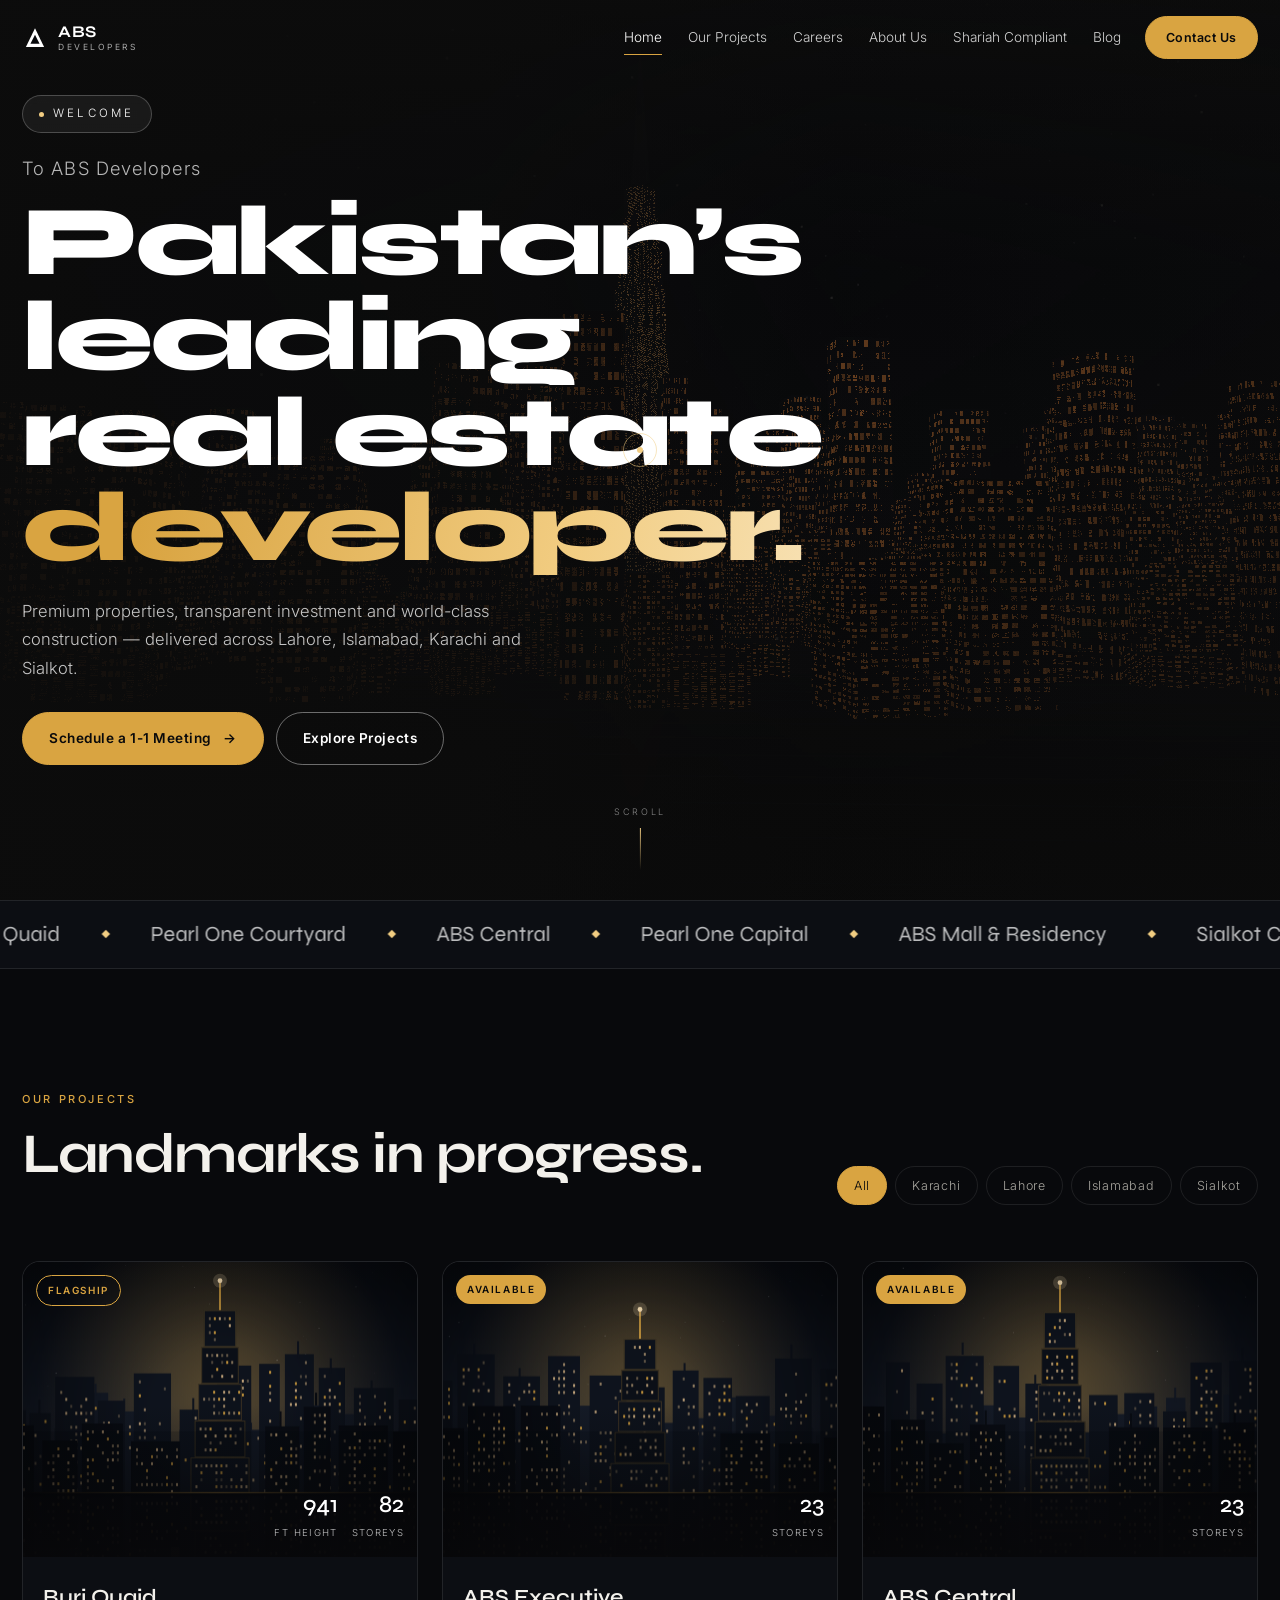
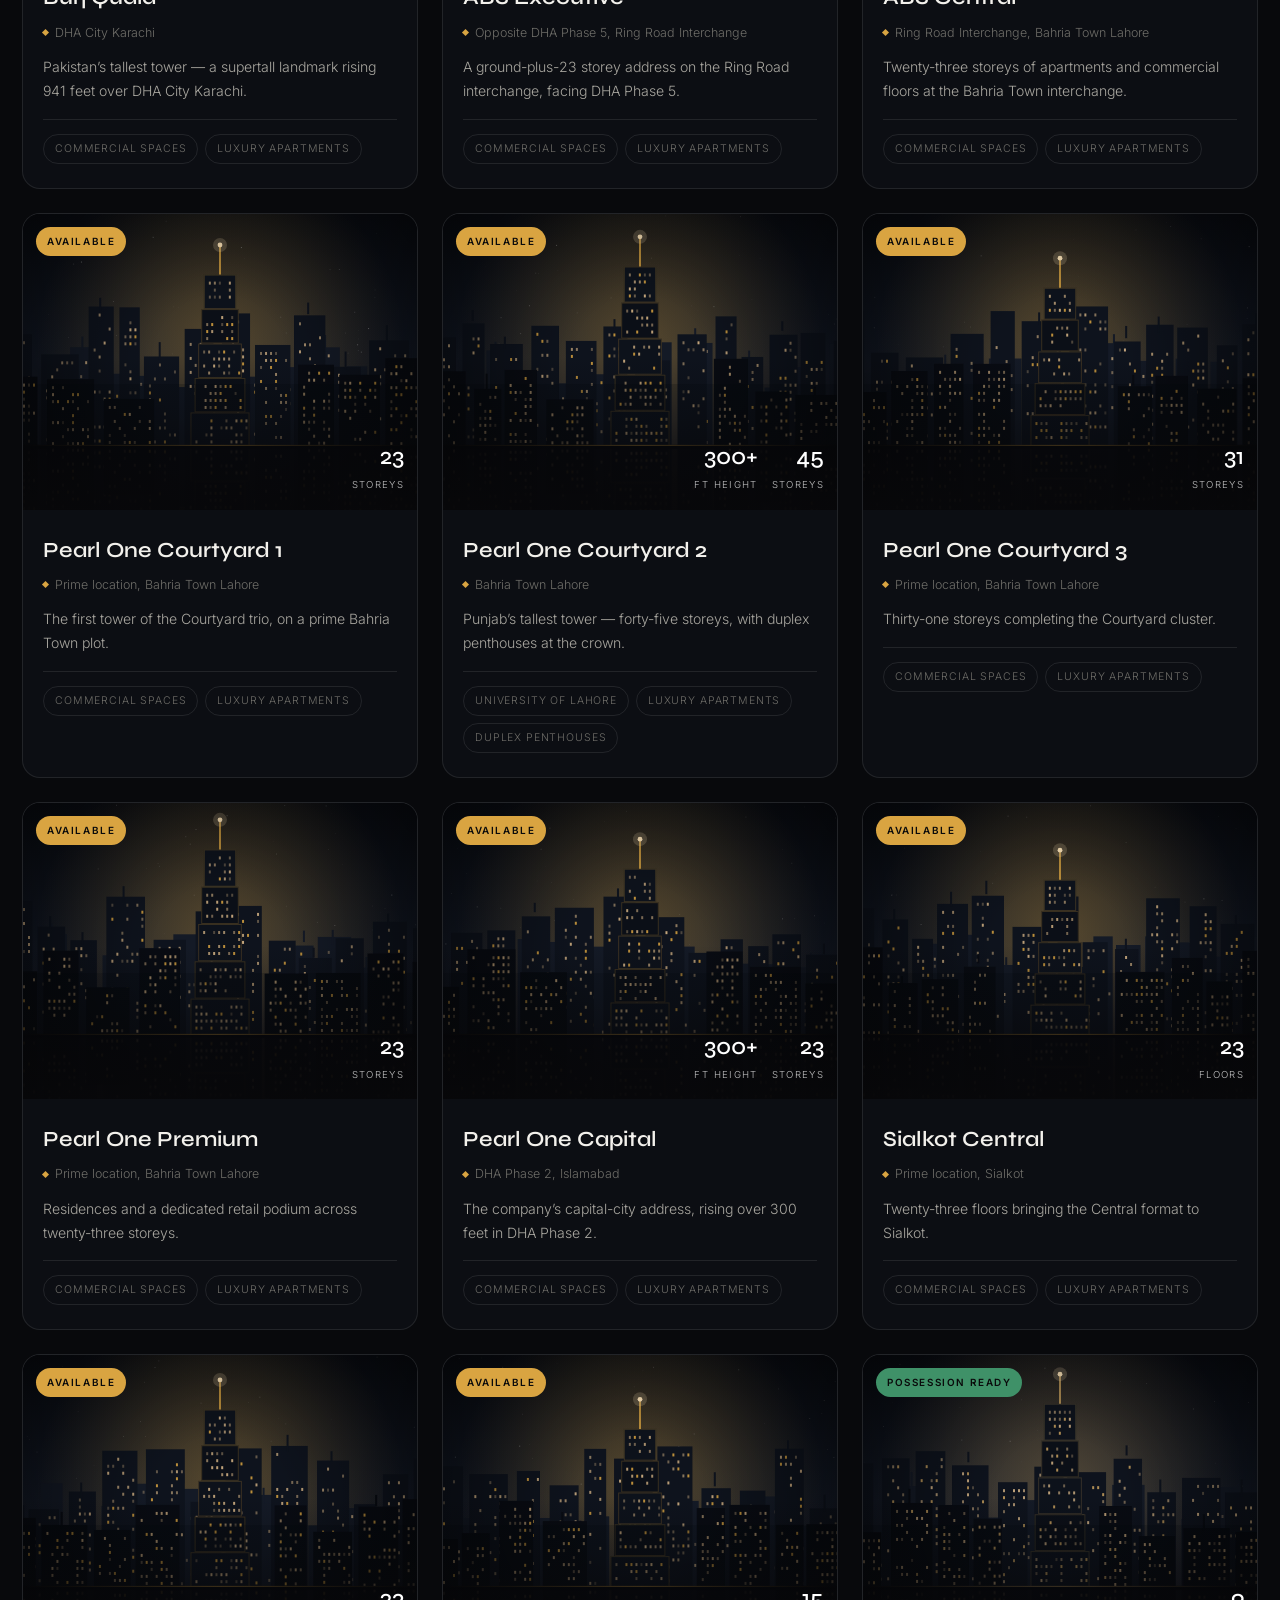
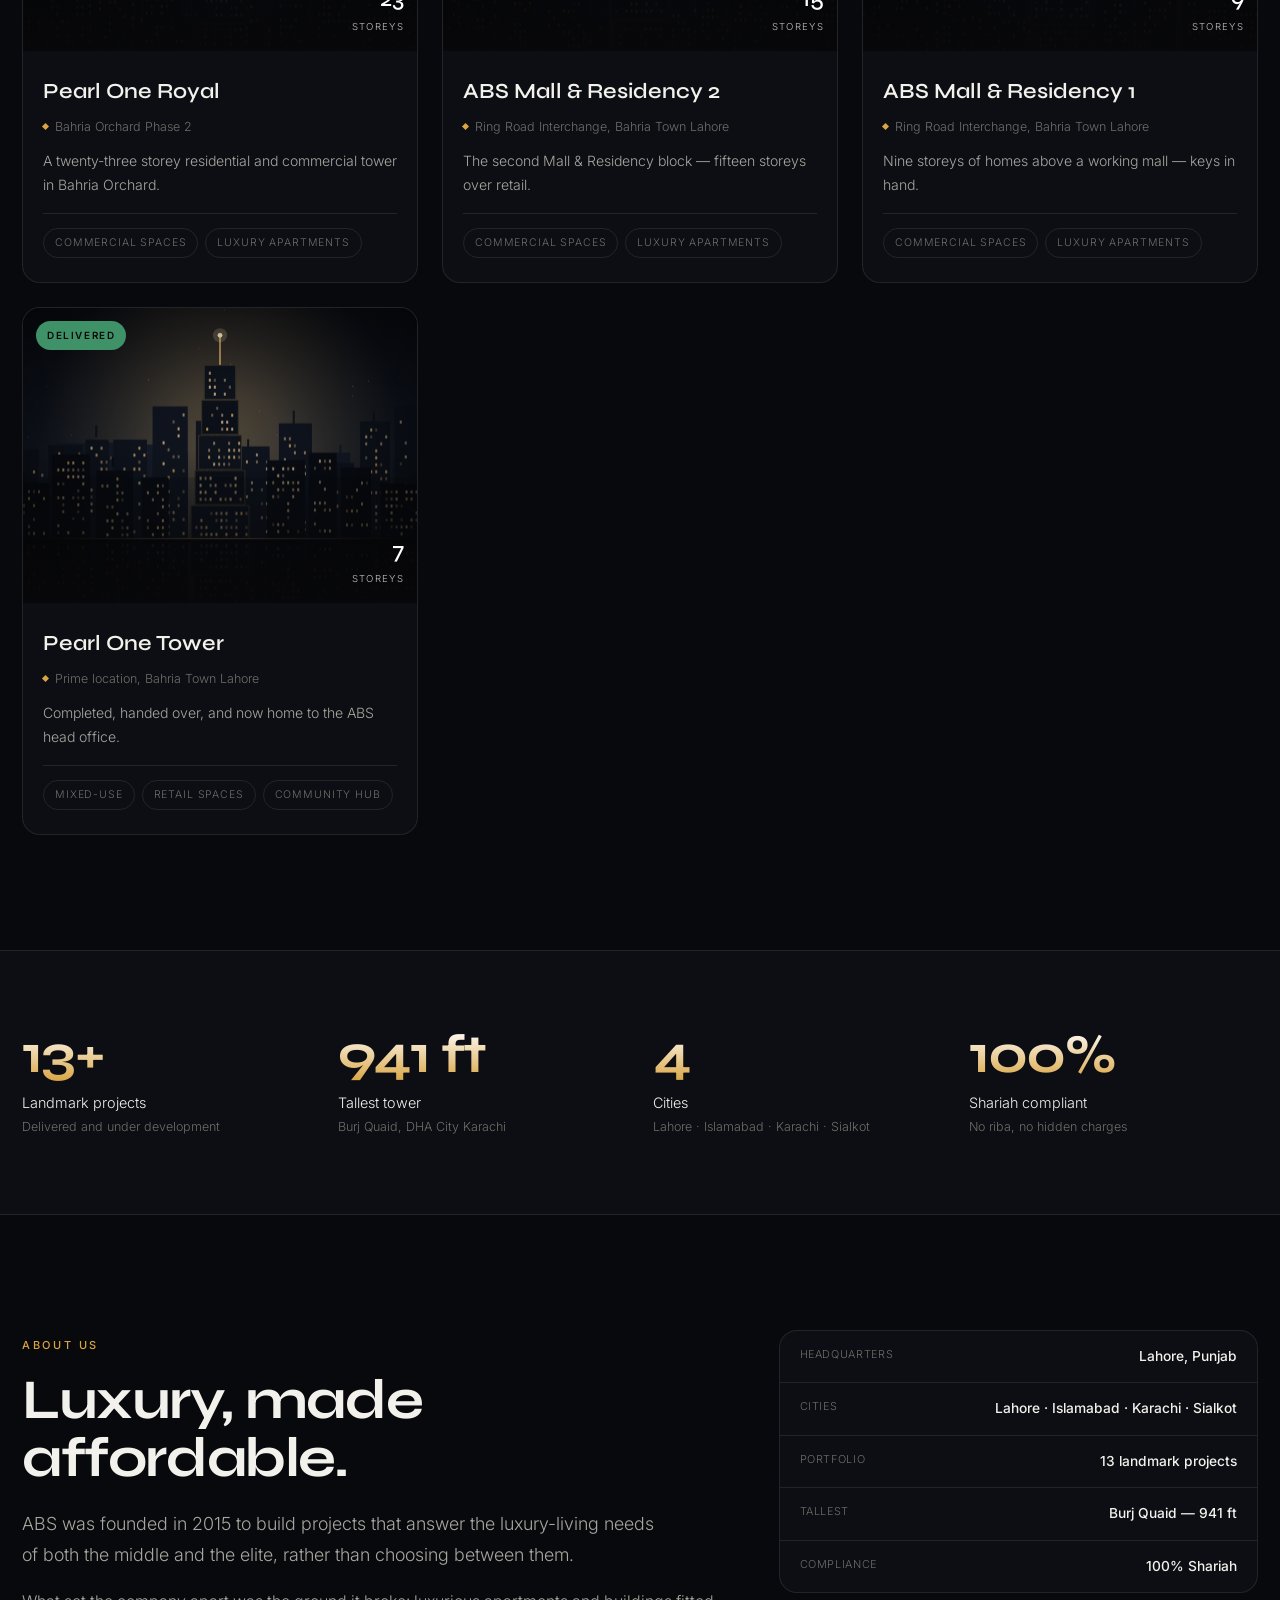
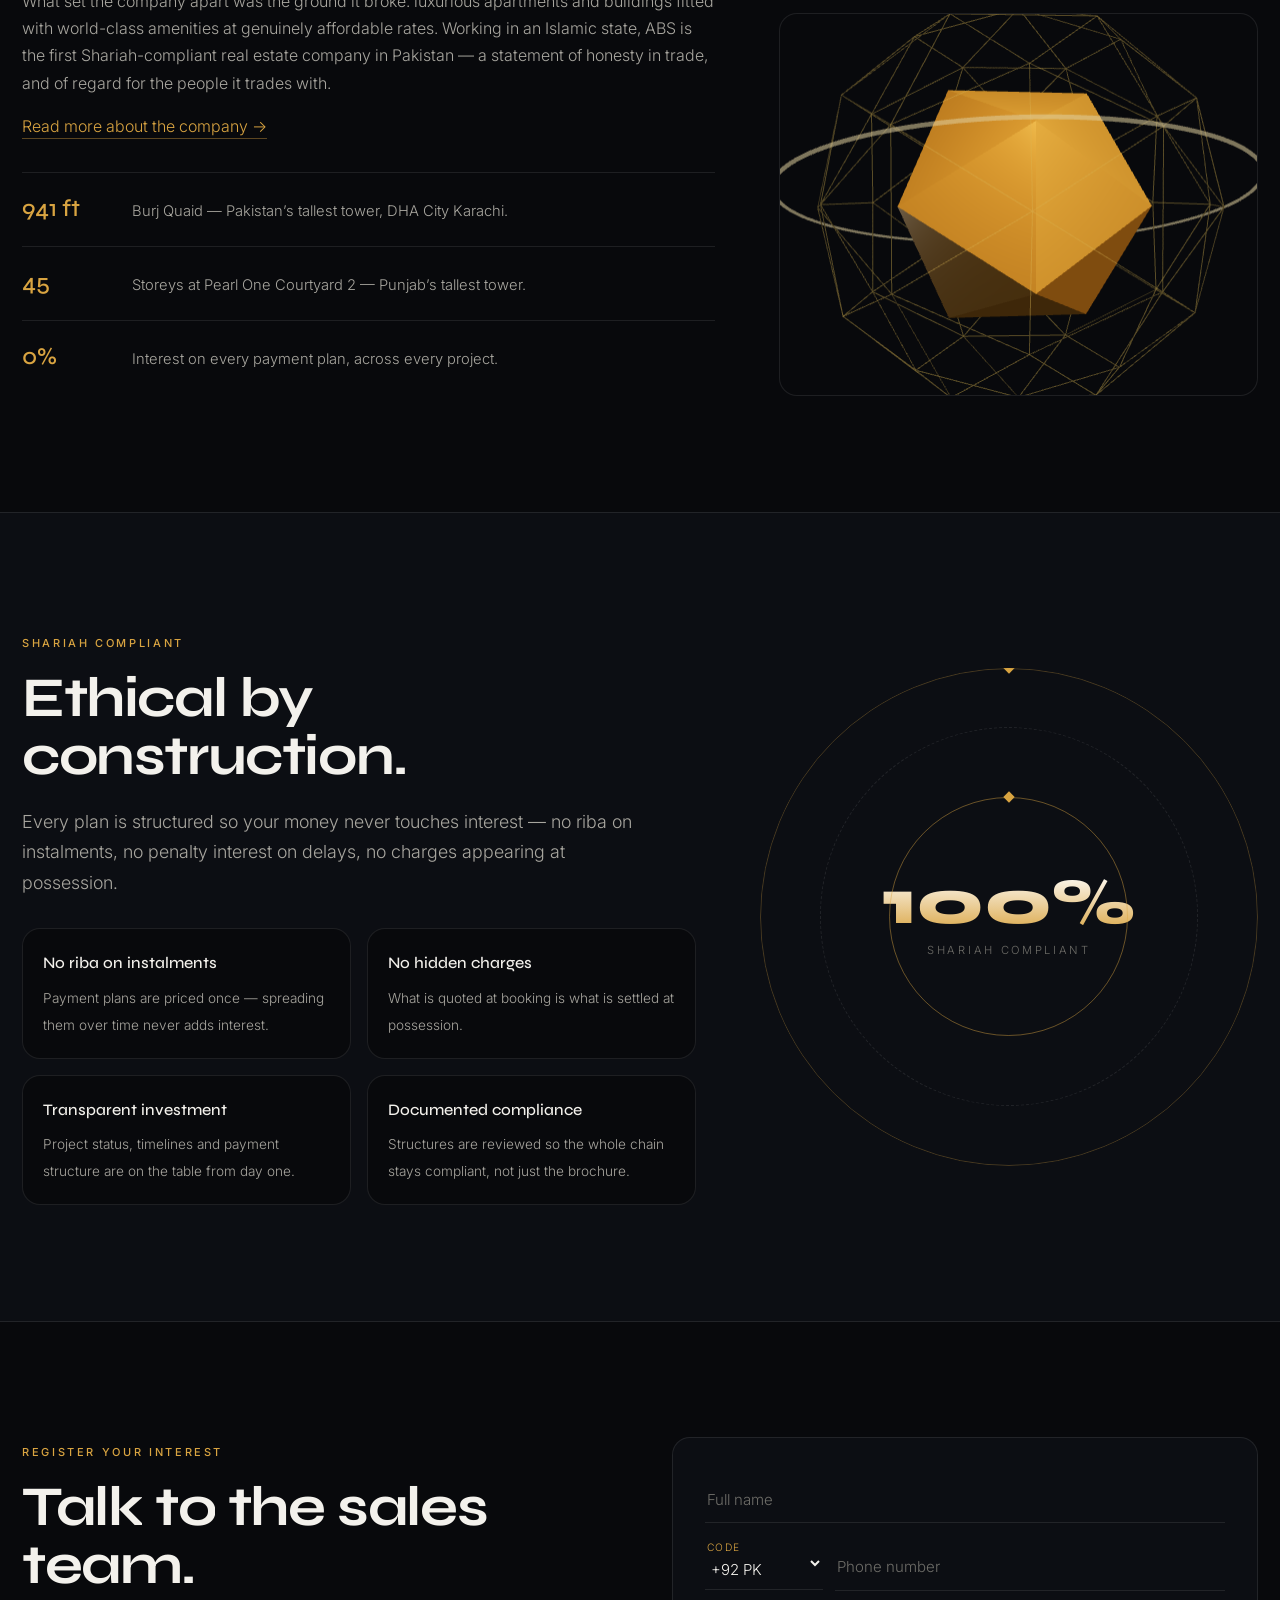
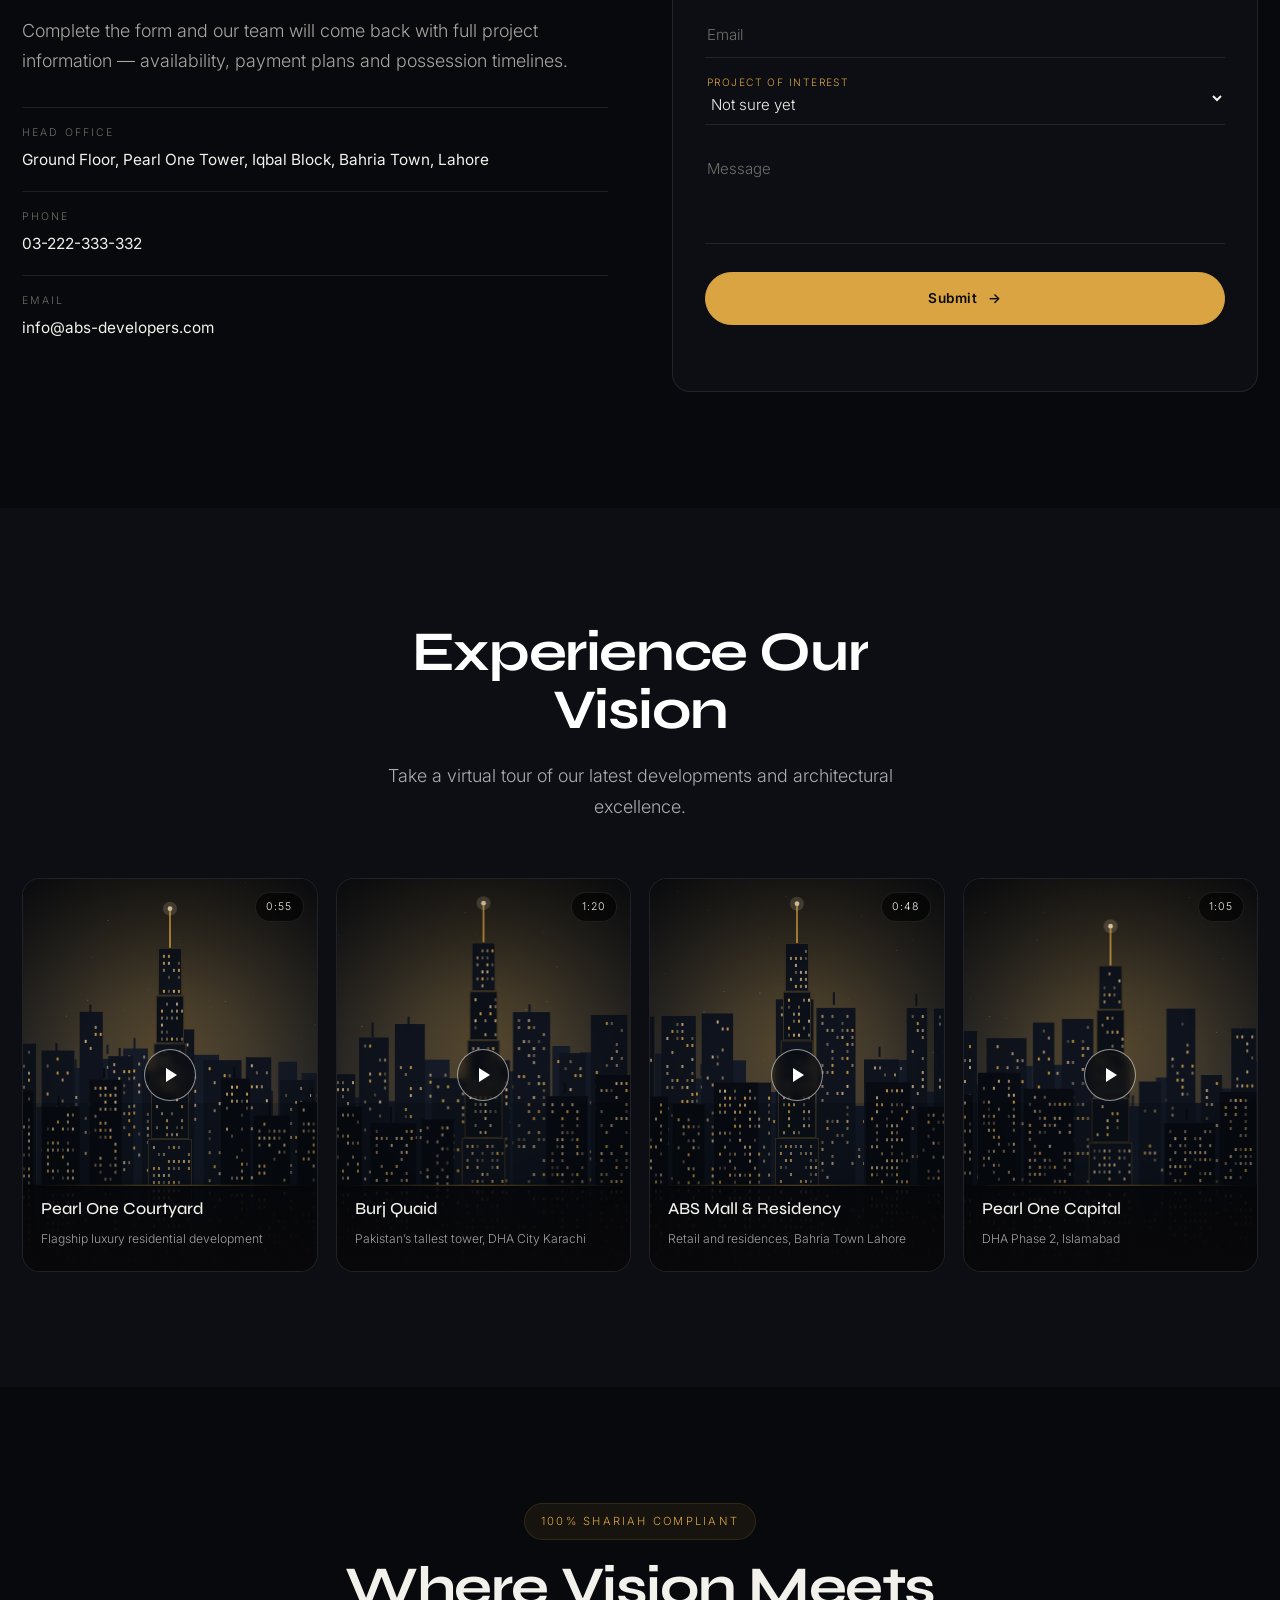
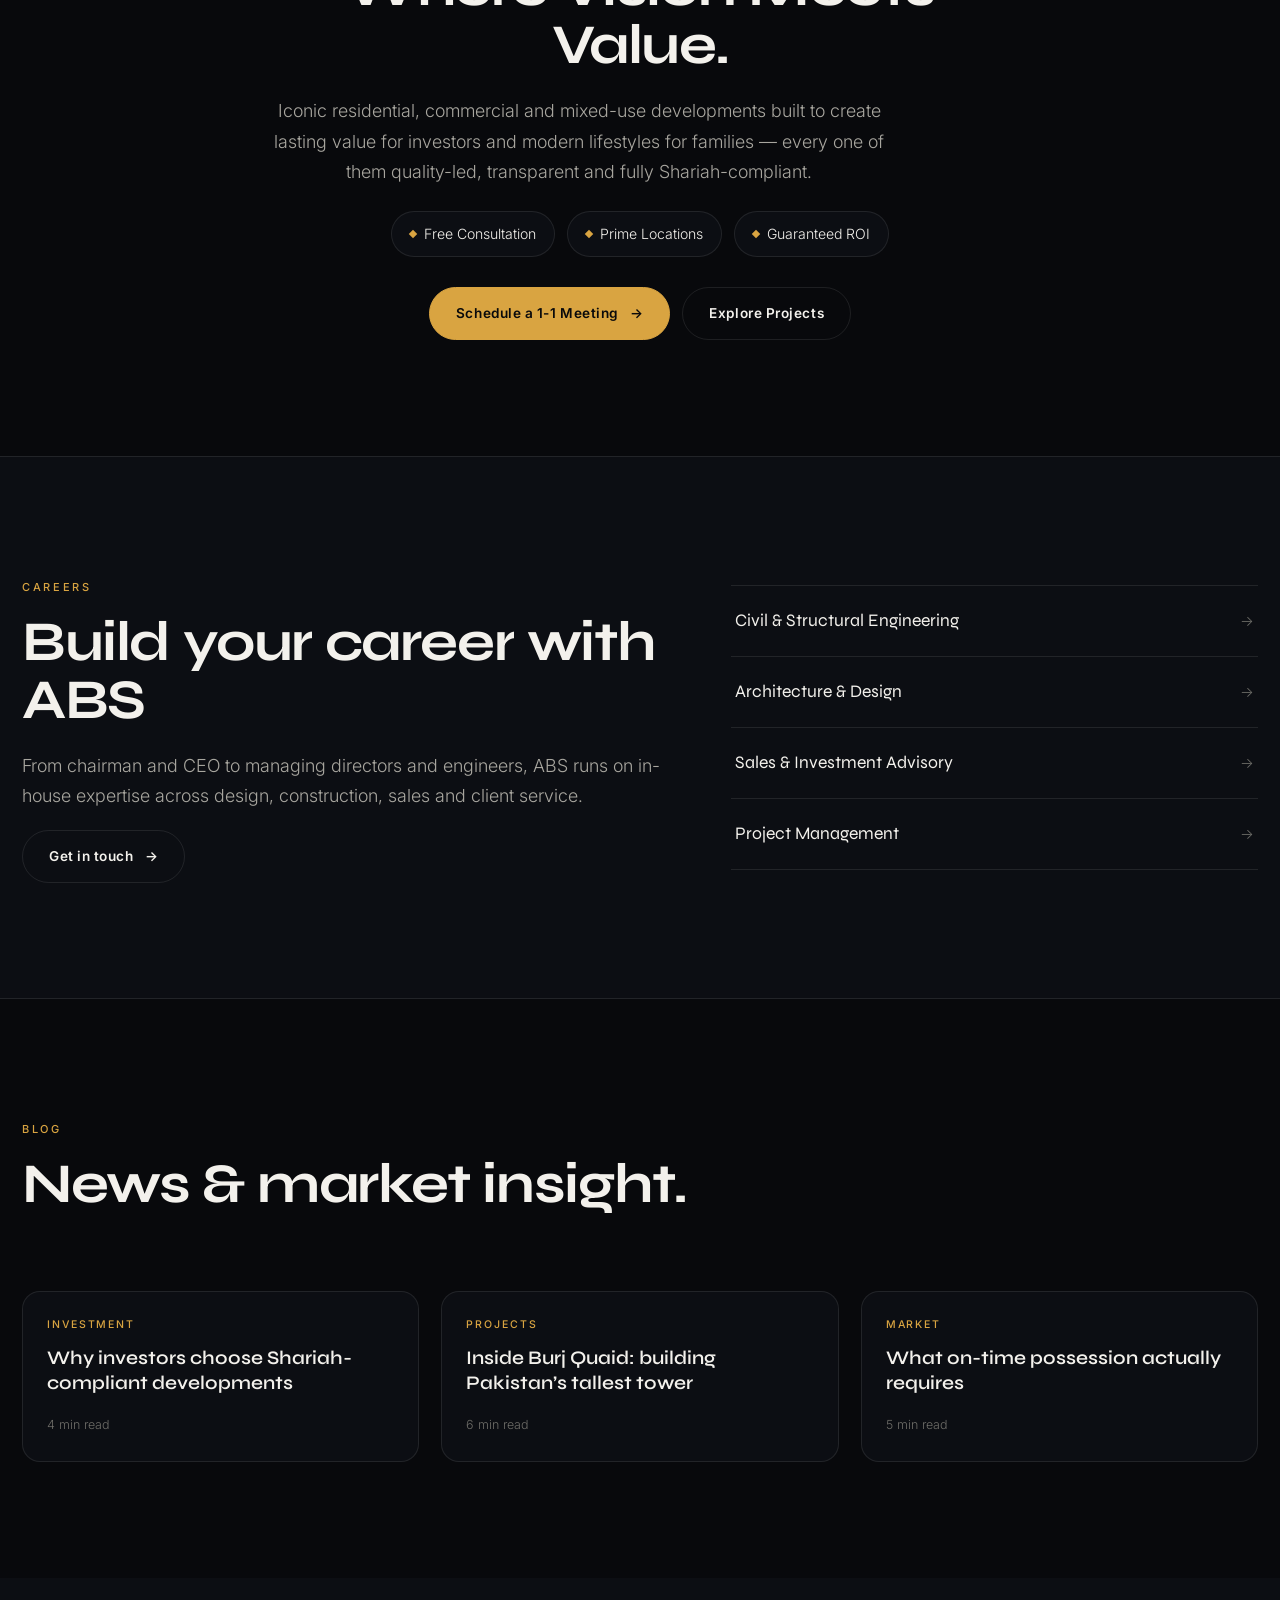
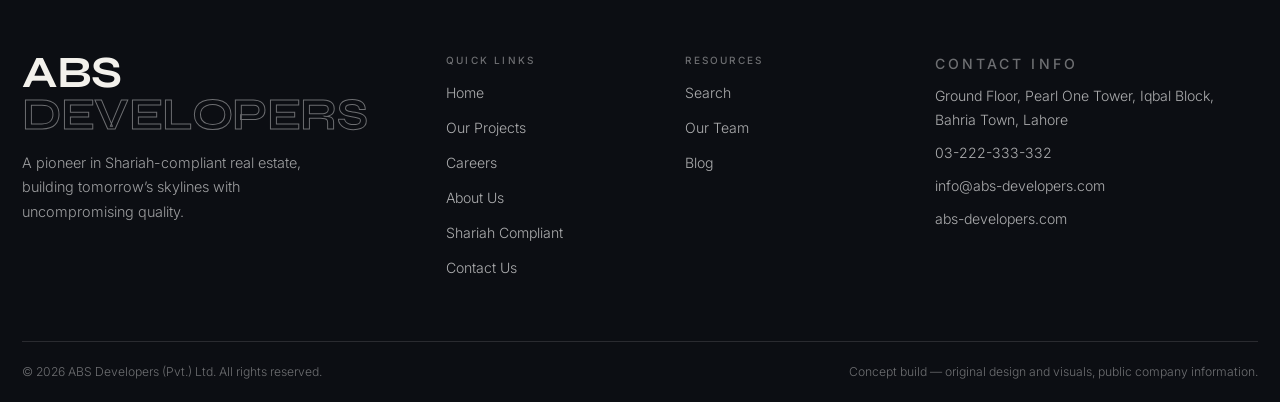
<file: index.html>
<!DOCTYPE html>
<html lang="en">
<head>
<meta charset="UTF-8" />
<meta name="viewport" content="width=device-width, initial-scale=1, viewport-fit=cover" />
<meta name="theme-color" content="#08090c" />
<title>Pakistan's Leading Real Estate Developer | ABS Developers</title>
<meta name="description" content="ABS Developers is Pakistan's leading Shariah-compliant real estate developer, delivering premium properties, transparent investments and world-class construction." />
<link rel="preconnect" href="https://fonts.googleapis.com" />
<link rel="preconnect" href="https://fonts.gstatic.com" crossorigin />
<link href="https://fonts.googleapis.com/css2?family=Syne:wght@600;700;800&family=Inter:wght@300;400;500;600&display=swap" rel="stylesheet" />
<link rel="stylesheet" href="src/css/style.css" />
<link rel="icon" href="data:image/svg+xml,%3Csvg xmlns='http://www.w3.org/2000/svg' viewBox='0 0 32 32'%3E%3Crect width='32' height='32' fill='%23090a0d'/%3E%3Cpath d='M16 4 L26 28 H6 Z' fill='none' stroke='%23d9a441' stroke-width='2'/%3E%3C/svg%3E" />
<script type="importmap">
{
  "imports": {
    "three": "./src/vendor/three.module.min.js"
  }
}
</script>
</head>
<body>

<!-- ============ PRELOADER ============ -->
<div class="preloader" id="preloader">
  <div class="preloader__inner">
    <div class="preloader__mark" aria-hidden="true">
      <svg viewBox="0 0 120 120"><polygon class="pl-tri" points="60,12 104,104 16,104"/><polygon class="pl-tri pl-tri--2" points="60,38 84,92 36,92"/></svg>
    </div>
    <div class="preloader__word"><span>A</span><span>B</span><span>S</span></div>
    <div class="preloader__bar"><i id="preloaderBar"></i></div>
    <div class="preloader__count"><span id="preloaderPct">0</span><em>%</em></div>
  </div>
</div>

<div class="cursor" id="cursor"><span class="cursor__dot"></span><span class="cursor__ring"></span><span class="cursor__label"></span></div>
<div class="scroll-progress"><i id="scrollBar"></i></div>

<!-- ============ NAV ============ -->
<header class="nav" id="nav">
  <a class="nav__brand" href="#home" data-cursor="Home">
    <svg class="nav__logo" viewBox="0 0 40 40" aria-hidden="true"><polygon points="20,5 34,34 6,34"/><polygon class="o" points="20,15 27,29 13,29"/></svg>
    <span class="nav__brand-text">ABS<em>Developers</em></span>
  </a>
  <nav class="nav__links" id="navLinks" aria-label="Primary"></nav>
  <a class="btn btn--sm nav__cta" href="#interest" data-cursor="Talk">Contact Us</a>
  <button class="nav__burger" id="burger" aria-label="Menu" aria-expanded="false"><i></i><i></i></button>
</header>

<div class="menu" id="menu">
  <div class="menu__bg"></div>
  <div class="menu__grid">
    <ul class="menu__list" id="menuList"></ul>
    <div class="menu__meta">
      <p class="menu__label">Head Office</p>
      <p id="menuAddress"></p>
      <p class="menu__label">Enquiries</p>
      <p><a id="menuPhone" href="#"></a><br/><a id="menuEmail" href="#"></a></p>
    </div>
  </div>
</div>

<main id="smooth-content">

<!-- ============ HERO ============ -->
<section class="hero" id="home">
  <canvas id="cityCanvas" class="hero__canvas"></canvas>
  <div class="hero__veil"></div>
  <div class="hero__inner">
    <p class="hero__eyebrow reveal-line"><i></i><span id="heroEyebrow"></span></p>
    <p class="hero__lead reveal-line" id="heroLead"></p>
    <h1 class="hero__title" id="heroTitle"></h1>
    <p class="hero__sub reveal-line" id="heroSub"></p>
    <div class="hero__actions reveal-line" id="heroActions"></div>
  </div>
  <div class="hero__scroll"><span>Scroll</span><i></i></div>
</section>

<div class="marquee" aria-hidden="true"><div class="marquee__track" id="marqueeTrack"></div></div>

<!-- ============ PROJECTS ============ -->
<section class="section projects" id="projects">
  <div class="wrap">
    <header class="sec-head sec-head--row">
      <div>
        <p class="tag reveal">Our Projects</p>
        <h2 class="h2 split">Landmarks in progress.</h2>
      </div>
      <div class="filters" id="filters" role="group" aria-label="Filter projects by city"></div>
    </header>
    <div class="grid" id="projectGrid"></div>
  </div>
</section>

<!-- ============ STATS ============ -->
<section class="section stats">
  <div class="wrap stats__grid" id="statsGrid"></div>
</section>

<!-- ============ ABOUT ============ -->
<section class="section about" id="about">
  <div class="wrap about__grid">
    <div class="about__left">
      <p class="tag reveal">About Us</p>
      <h2 class="h2 split">Luxury, made affordable.</h2>
      <p class="lede reveal">ABS was founded in 2015 to build projects that answer the luxury-living needs of both the middle and the elite, rather than choosing between them.</p>
      <p class="reveal">What set the company apart was the ground it broke: luxurious apartments and buildings fitted with world-class amenities at genuinely affordable rates. Working in an Islamic state, ABS is the first Shariah-compliant real estate company in Pakistan — a statement of honesty in trade, and of regard for the people it trades with.</p>
      <p class="reveal"><a class="inline-link" href="about.html" data-cursor="More">Read more about the company →</a></p>
      <div class="about__points">
        <div class="point reveal"><b>941 ft</b><span>Burj Quaid — Pakistan’s tallest tower, DHA City Karachi.</span></div>
        <div class="point reveal"><b>45</b><span>Storeys at Pearl One Courtyard 2 — Punjab’s tallest tower.</span></div>
        <div class="point reveal"><b>0%</b><span>Interest on every payment plan, across every project.</span></div>
      </div>
    </div>
    <aside class="about__right">
      <div class="panel reveal" id="aboutPanel"></div>
      <div class="about__badge reveal"><canvas id="emblemCanvas"></canvas></div>
    </aside>
  </div>
</section>

<!-- ============ SHARIAH ============ -->
<section class="section shariah" id="shariah">
  <div class="wrap shariah__grid">
    <div>
      <p class="tag reveal">Shariah Compliant</p>
      <h2 class="h2 split">Ethical by construction.</h2>
      <p class="lede reveal">Every plan is structured so your money never touches interest — no riba on instalments, no penalty interest on delays, no charges appearing at possession.</p>
      <div class="pillars" id="pillars"></div>
    </div>
    <div class="shariah__art">
      <div class="ring r1"></div><div class="ring r2"></div><div class="ring r3"></div>
      <div class="shariah__core"><span>100%</span><em>Shariah Compliant</em></div>
    </div>
  </div>
</section>

<!-- ============ REGISTER INTEREST ============ -->
<section class="section interest" id="interest">
  <div class="wrap interest__grid">
    <div class="interest__left">
      <p class="tag reveal">Register Your Interest</p>
      <h2 class="h2 split">Talk to the sales team.</h2>
      <p class="lede reveal">Complete the form and our team will come back with full project information — availability, payment plans and possession timelines.</p>
      <ul class="contact__info">
        <li class="reveal"><span>Head Office</span><b id="cAddress"></b></li>
        <li class="reveal"><span>Phone</span><b><a id="cPhone" href="#"></a></b></li>
        <li class="reveal"><span>Email</span><b><a id="cEmail" href="#"></a></b></li>
      </ul>
    </div>
    <form class="form reveal" id="form" novalidate>
      <div class="field"><input id="fName" name="name" required placeholder=" " autocomplete="name" /><label for="fName">Full name</label></div>
      <div class="form__row">
        <div class="field field--code">
          <select id="fCode" name="code" aria-label="Country code"></select>
          <label for="fCode" class="label--static">Code</label>
        </div>
        <div class="field"><input id="fPhone" name="phone" required placeholder=" " inputmode="tel" autocomplete="tel" /><label for="fPhone">Phone number</label></div>
      </div>
      <div class="field"><input id="fEmail" type="email" name="email" required placeholder=" " autocomplete="email" /><label for="fEmail">Email</label></div>
      <div class="field"><select id="fProject" name="project"></select><label for="fProject" class="label--static">Project of interest</label></div>
      <div class="field"><textarea id="fMsg" name="message" rows="3" placeholder=" "></textarea><label for="fMsg">Message</label></div>
      <button class="btn btn--full" type="submit" data-cursor="Send">Submit<i class="btn__arrow">→</i></button>
      <p class="form__note" id="formNote" role="status"></p>
    </form>
  </div>
</section>

<!-- ============ EXPERIENCE OUR VISION ============ -->
<section class="section vision" id="vision">
  <div class="wrap">
    <header class="sec-head sec-head--center">
      <h2 class="h2 split" id="visionTitle"></h2>
      <p class="lede reveal" id="visionSub"></p>
    </header>
    <div class="vision__grid" id="visionGrid"></div>
  </div>
</section>

<!-- ============ WHERE VISION MEETS VALUE ============ -->
<section class="section value" id="value">
  <div class="wrap value__inner">
    <span class="value__badge reveal" id="valueBadge"></span>
    <h2 class="h2 split" id="valueTitle"></h2>
    <p class="lede reveal" id="valueText"></p>
    <ul class="value__points" id="valuePoints"></ul>
    <div class="value__actions reveal">
      <a class="btn" href="#interest" data-cursor="Book">Schedule a 1-1 Meeting<i class="btn__arrow">→</i></a>
      <a class="btn btn--ghost" href="#projects" data-cursor="View">Explore Projects</a>
    </div>
  </div>
</section>

<!-- ============ CAREERS ============ -->
<section class="section careers" id="careers">
  <div class="wrap careers__grid">
    <div>
      <p class="tag reveal">Careers</p>
      <h2 class="h2 split" id="careersTitle"></h2>
      <p class="lede reveal" id="careersText"></p>
      <a class="btn btn--ghost reveal" href="#interest" data-cursor="Apply">Get in touch<i class="btn__arrow">→</i></a>
    </div>
    <ul class="roles" id="roles"></ul>
  </div>
</section>

<!-- ============ BLOG ============ -->
<section class="section blog" id="blog">
  <div class="wrap">
    <header class="sec-head sec-head--row">
      <div>
        <p class="tag reveal">Blog</p>
        <h2 class="h2 split">News &amp; market insight.</h2>
      </div>
    </header>
    <div class="posts" id="posts"></div>
  </div>
</section>

<!-- ============ FOOTER ============ -->
<footer class="footer">
  <div class="wrap footer__top">
    <div class="footer__brand">
      <h2 class="footer__mark">ABS<em>DEVELOPERS</em></h2>
      <p id="footerBlurb"></p>
    </div>
    <div class="footer__cols" id="footerCols"></div>
    <div class="footer__contact">
      <p class="menu__label">Contact Info</p>
      <p id="fAddress"></p>
      <p><a id="fPhoneLink" href="#"></a></p>
      <p><a id="fEmailLink" href="#"></a></p>
      <p><span id="fSite"></span></p>
    </div>
  </div>
  <div class="wrap footer__bottom">
    <p>© <span id="year"></span> ABS Developers (Pvt.) Ltd. All rights reserved.</p>
    <p class="footer__note">Concept build — original design and visuals, public company information.</p>
  </div>
</footer>

</main>

<script type="module" src="src/js/main.js"></script>
</body>
</html>
</file>
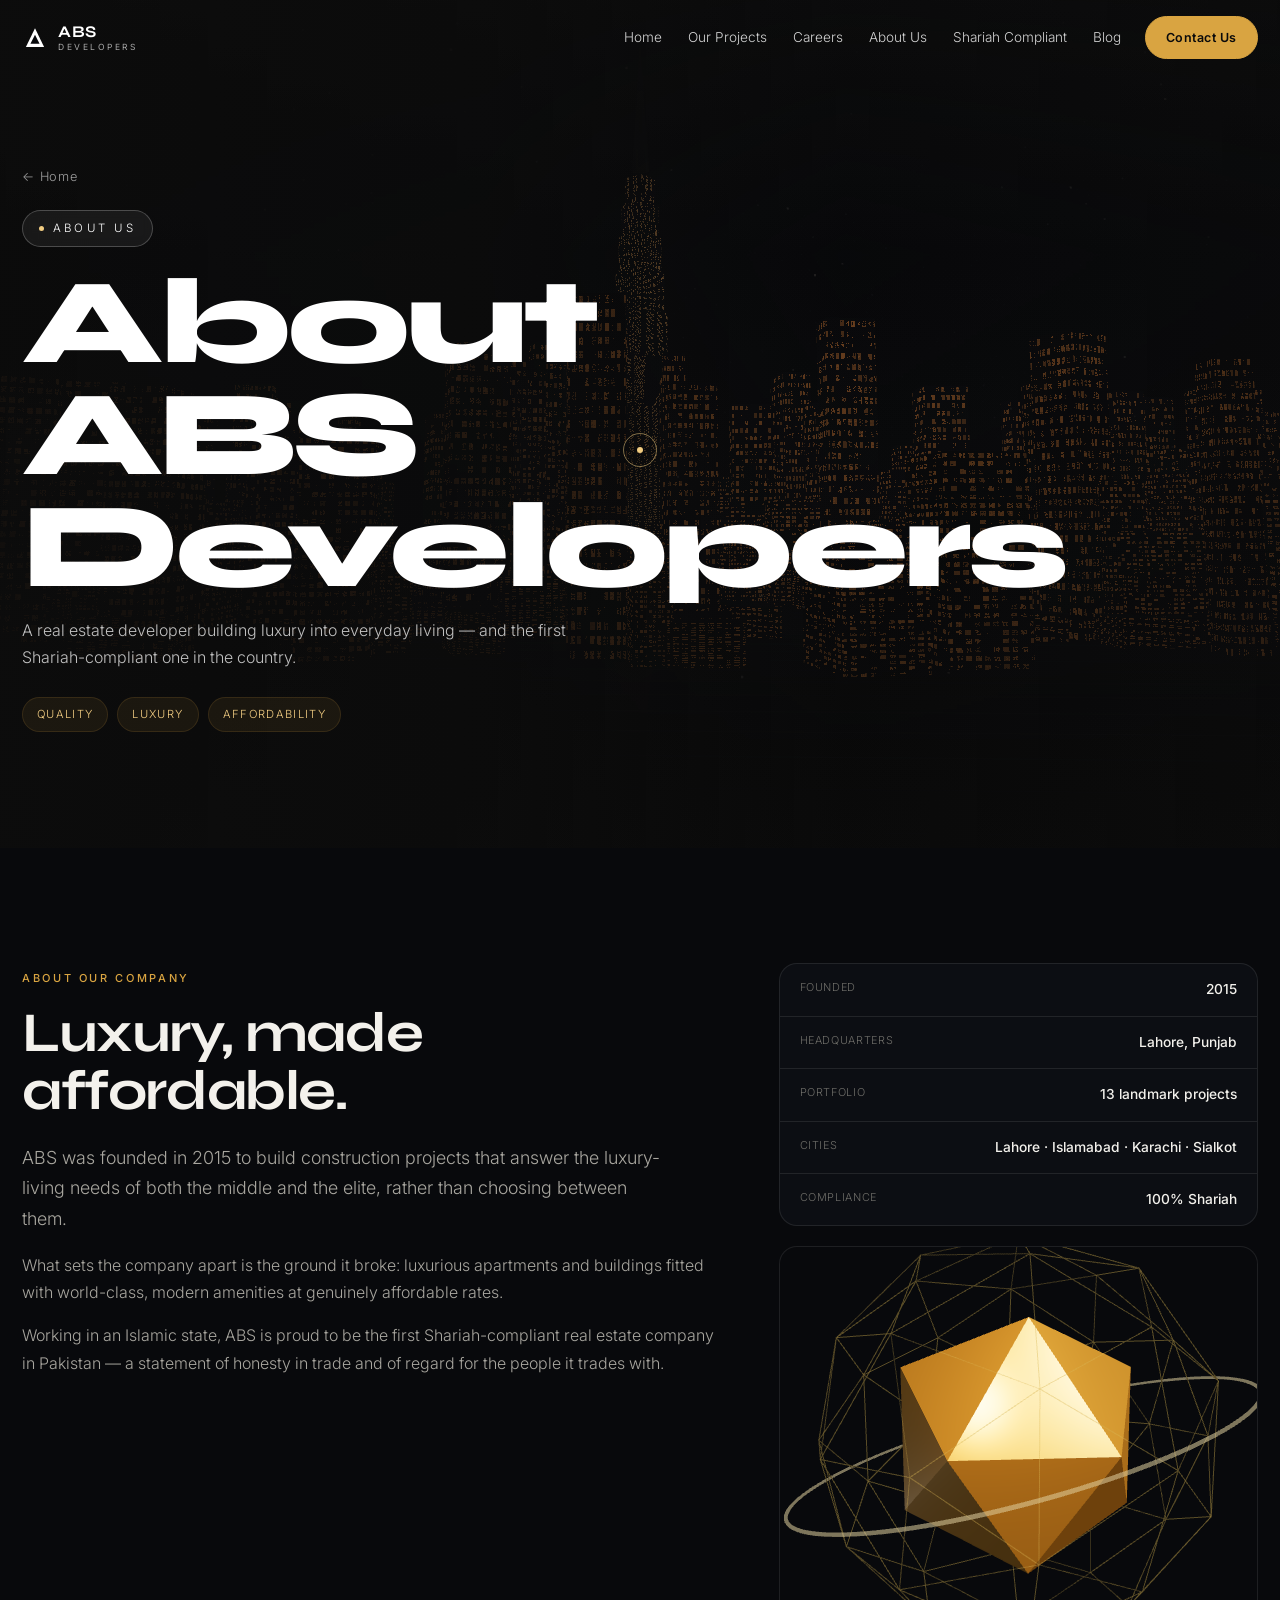
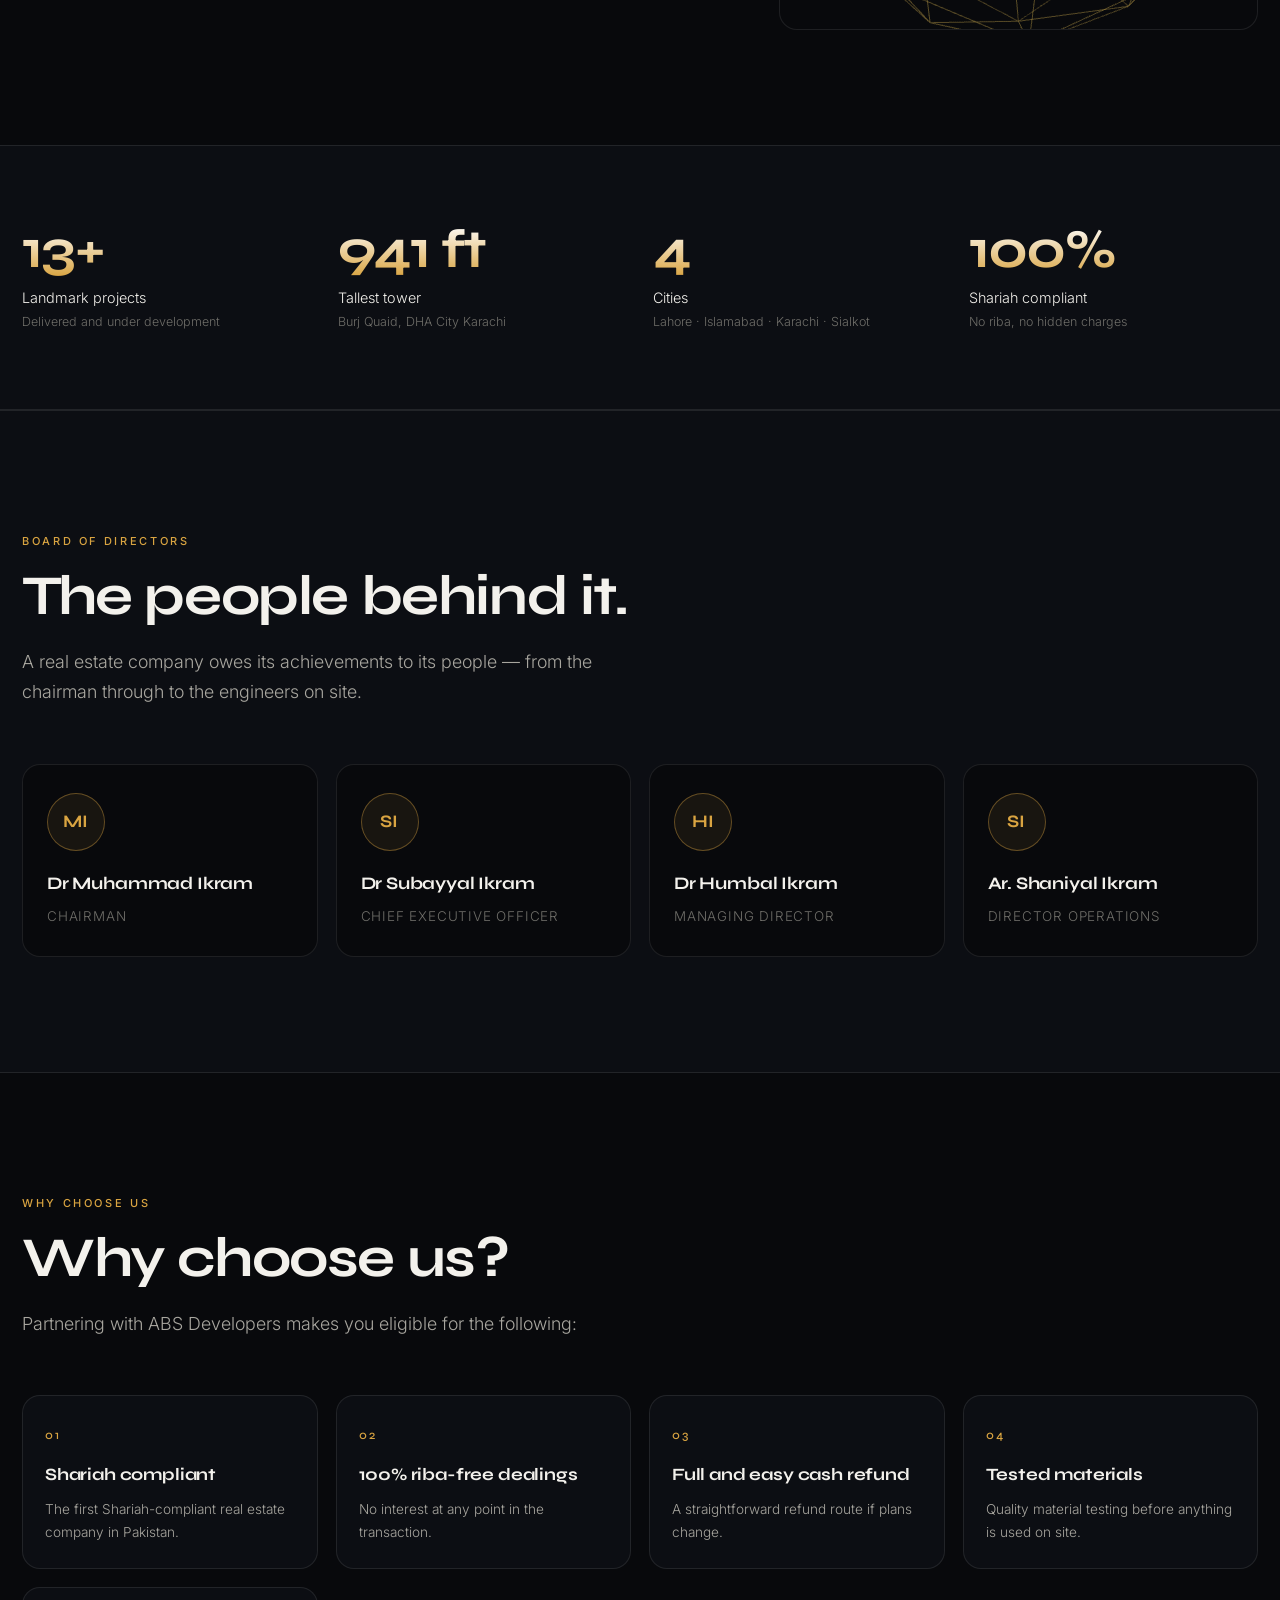
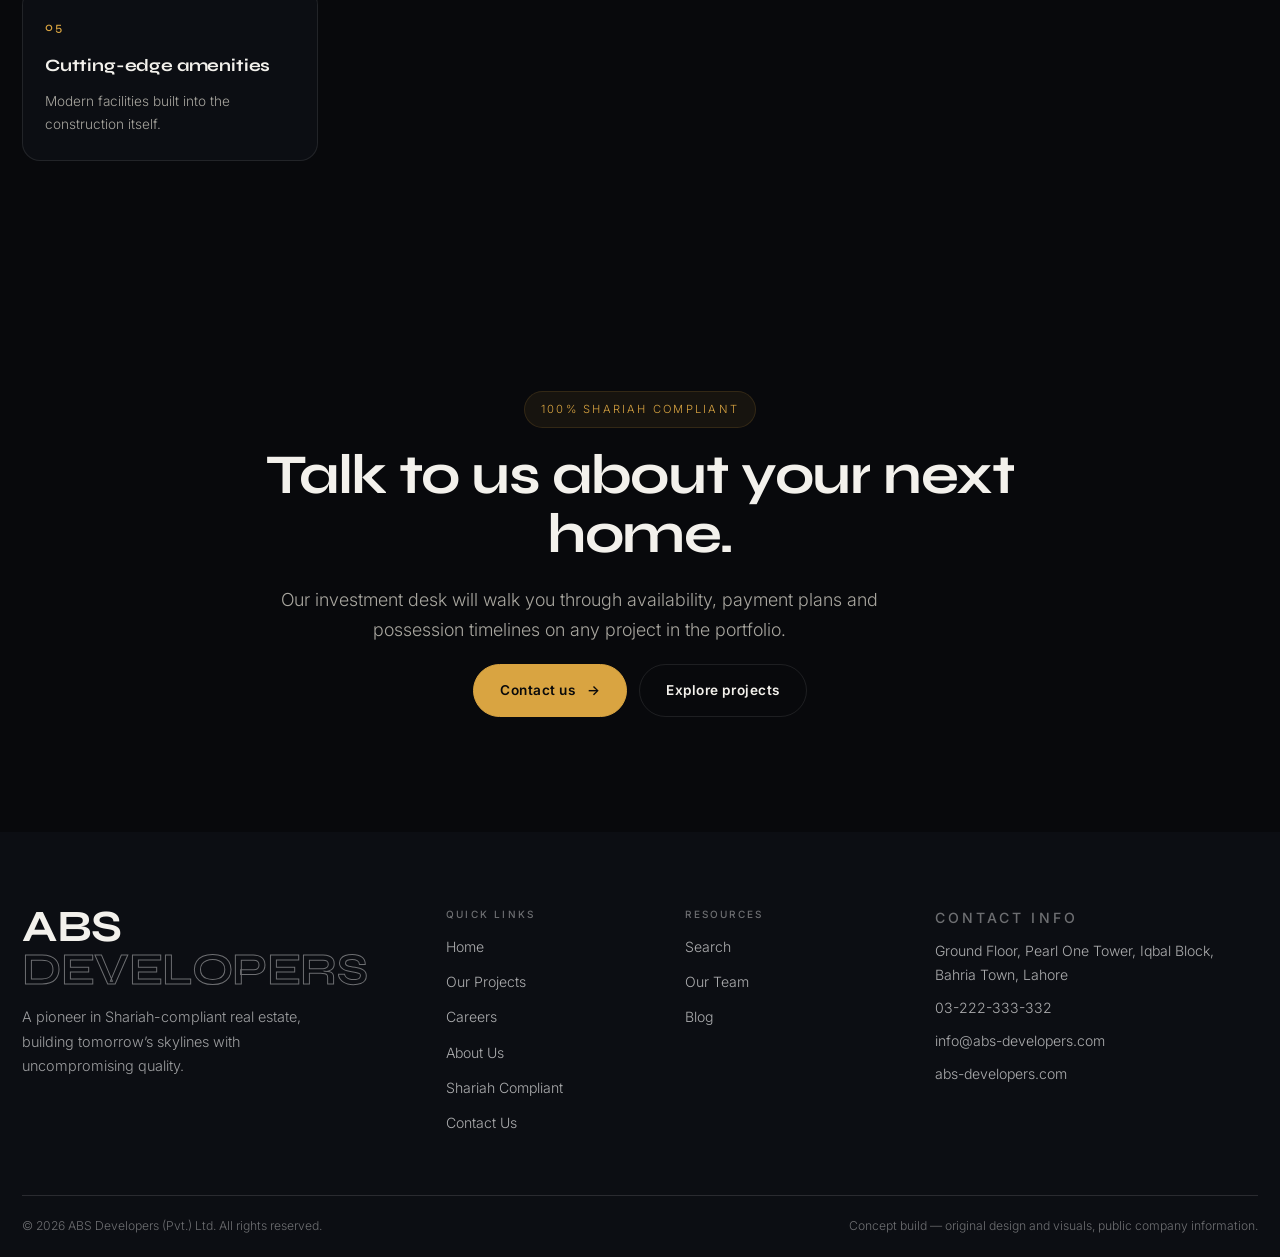
<file: about.html>
<!DOCTYPE html>
<html lang="en">
<head>
<meta charset="UTF-8" />
<meta name="viewport" content="width=device-width, initial-scale=1, viewport-fit=cover" />
<meta name="theme-color" content="#08090c" />
<title>Expert Real Estate &amp; Development Services — ABS Developers</title>
<meta name="description" content="About ABS Developers — Pakistan's first Shariah-compliant real estate company, founded in 2015 to build luxury living at affordable rates." />
<link rel="preconnect" href="https://fonts.googleapis.com" />
<link rel="preconnect" href="https://fonts.gstatic.com" crossorigin />
<link href="https://fonts.googleapis.com/css2?family=Syne:wght@600;700;800&family=Inter:wght@300;400;500;600&display=swap" rel="stylesheet" />
<link rel="stylesheet" href="src/css/style.css" />
<link rel="icon" href="data:image/svg+xml,%3Csvg xmlns='http://www.w3.org/2000/svg' viewBox='0 0 32 32'%3E%3Crect width='32' height='32' fill='%23090a0d'/%3E%3Cpath d='M16 4 L26 28 H6 Z' fill='none' stroke='%23d9a441' stroke-width='2'/%3E%3C/svg%3E" />
<script type="importmap">
{ "imports": { "three": "./src/vendor/three.module.min.js" } }
</script>
</head>
<body class="page-about">

<div class="cursor" id="cursor"><span class="cursor__dot"></span><span class="cursor__ring"></span><span class="cursor__label"></span></div>
<div class="scroll-progress"><i id="scrollBar"></i></div>

<header class="nav is-stuck" id="nav">
  <a class="nav__brand" href="index.html" data-cursor="Home">
    <svg class="nav__logo" viewBox="0 0 40 40" aria-hidden="true"><polygon points="20,5 34,34 6,34"/><polygon class="o" points="20,15 27,29 13,29"/></svg>
    <span class="nav__brand-text">ABS<em>Developers</em></span>
  </a>
  <nav class="nav__links" id="navLinks" aria-label="Primary"></nav>
  <a class="btn btn--sm nav__cta" href="#interest" data-cursor="Talk">Contact Us</a>
  <button class="nav__burger" id="burger" aria-label="Menu" aria-expanded="false"><i></i><i></i></button>
</header>

<div class="menu" id="menu">
  <div class="menu__bg"></div>
  <div class="menu__grid">
    <ul class="menu__list" id="menuList"></ul>
    <div class="menu__meta">
      <p class="menu__label">Head Office</p>
      <p id="menuAddress"></p>
      <p class="menu__label">Enquiries</p>
      <p><a id="menuPhone" href="#"></a><br/><a id="menuEmail" href="#"></a></p>
    </div>
  </div>
</div>

<main>

<!-- ===== ABOUT HERO ===== -->
<section class="phero phero--short" id="top">
  <canvas id="cityCanvas" class="hero__canvas"></canvas>
  <div class="hero__veil"></div>
  <div class="wrap phero__inner">
    <a class="phero__back" href="index.html" data-cursor="Home">← Home</a>
    <p class="hero__eyebrow reveal-line"><i></i>About us</p>
    <h1 class="phero__title" id="aTitle"></h1>
    <p class="phero__stand reveal-line" id="aLead"></p>
    <div class="phero__approvals" id="aPillars"></div>
  </div>
</section>

<!-- ===== STORY ===== -->
<section class="section about" id="story">
  <div class="wrap about__grid">
    <div class="about__left">
      <p class="tag reveal">About our company</p>
      <h2 class="h2 split">Luxury, made affordable.</h2>
      <div id="aStory"></div>
    </div>
    <aside class="about__right">
      <div class="panel reveal" id="aPanel"></div>
      <div class="about__badge reveal"><canvas id="emblemCanvas"></canvas></div>
    </aside>
  </div>
</section>

<!-- ===== STATS ===== -->
<section class="section stats">
  <div class="wrap stats__grid" id="statsGrid"></div>
</section>

<!-- ===== BOARD ===== -->
<section class="section board" id="board">
  <div class="wrap">
    <header class="sec-head">
      <p class="tag reveal">Board of Directors</p>
      <h2 class="h2 split">The people behind it.</h2>
      <p class="lede reveal" id="aBoardNote"></p>
    </header>
    <div class="bgrid" id="aBoard"></div>
  </div>
</section>

<!-- ===== WHY US ===== -->
<section class="section landmarks" id="why">
  <div class="wrap">
    <header class="sec-head">
      <p class="tag reveal">Why choose us</p>
      <h2 class="h2 split" id="aWhyTitle"></h2>
      <p class="lede reveal" id="aWhyNote"></p>
    </header>
    <div class="lgrid" id="aWhy"></div>
  </div>
</section>

<!-- ===== CTA ===== -->
<section class="section value" id="cta">
  <div class="wrap value__inner">
    <span class="value__badge reveal">100% Shariah Compliant</span>
    <h2 class="h2 split">Talk to us about your next home.</h2>
    <p class="lede reveal">Our investment desk will walk you through availability, payment plans and possession timelines on any project in the portfolio.</p>
    <div class="value__actions reveal">
      <a class="btn" href="index.html#interest" data-cursor="Talk">Contact us<i class="btn__arrow">→</i></a>
      <a class="btn btn--ghost" href="index.html#projects" data-cursor="View">Explore projects</a>
    </div>
  </div>
</section>

</main>

<footer class="footer">
  <div class="wrap footer__top">
    <div class="footer__brand">
      <h2 class="footer__mark">ABS<em>DEVELOPERS</em></h2>
      <p id="footerBlurb"></p>
    </div>
    <div class="footer__cols" id="footerCols"></div>
    <div class="footer__contact">
      <p class="menu__label">Contact Info</p>
      <p id="fAddress"></p>
      <p><a id="fPhoneLink" href="#"></a></p>
      <p><a id="fEmailLink" href="#"></a></p>
      <p><span id="fSite"></span></p>
    </div>
  </div>
  <div class="wrap footer__bottom">
    <p>© <span id="year"></span> ABS Developers (Pvt.) Ltd. All rights reserved.</p>
    <p class="footer__note">Concept build — original design and visuals, public company information.</p>
  </div>
</footer>

<script type="module" src="src/js/about.js"></script>
</body>
</html>
</file>
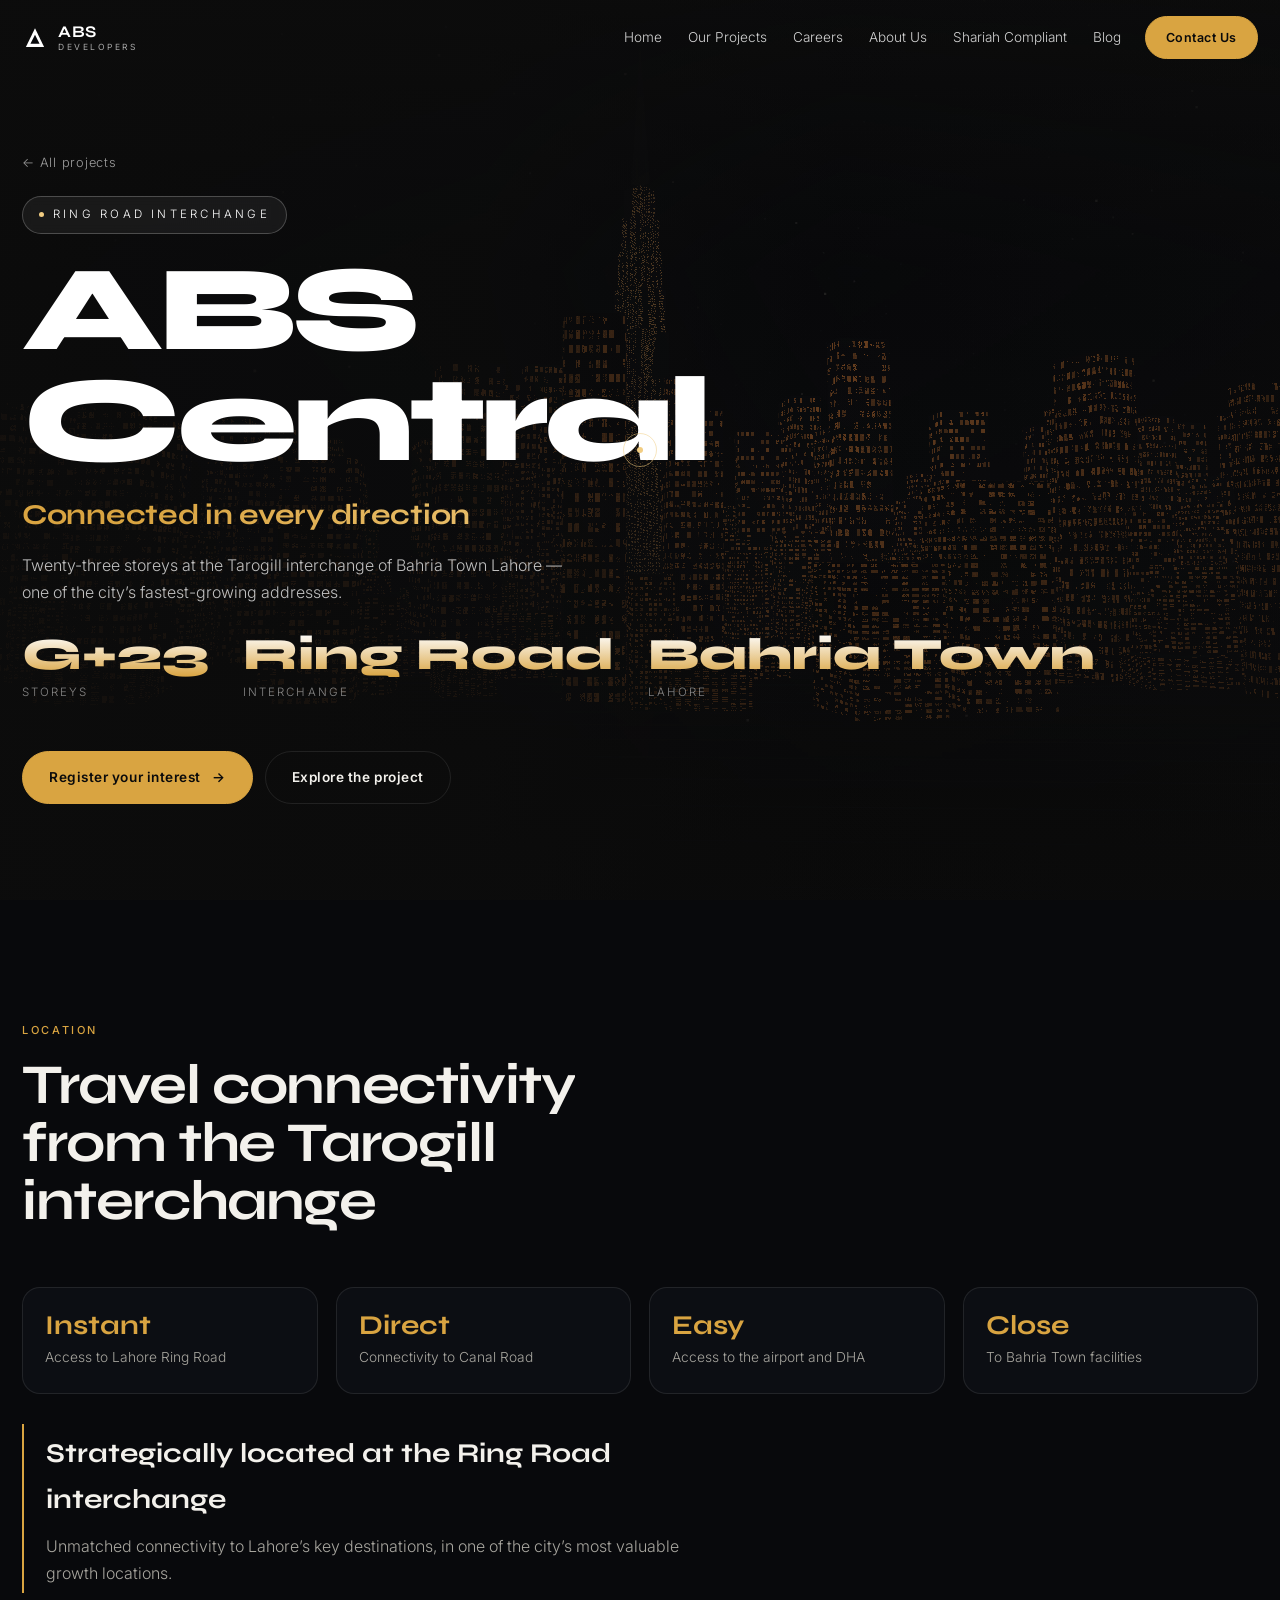
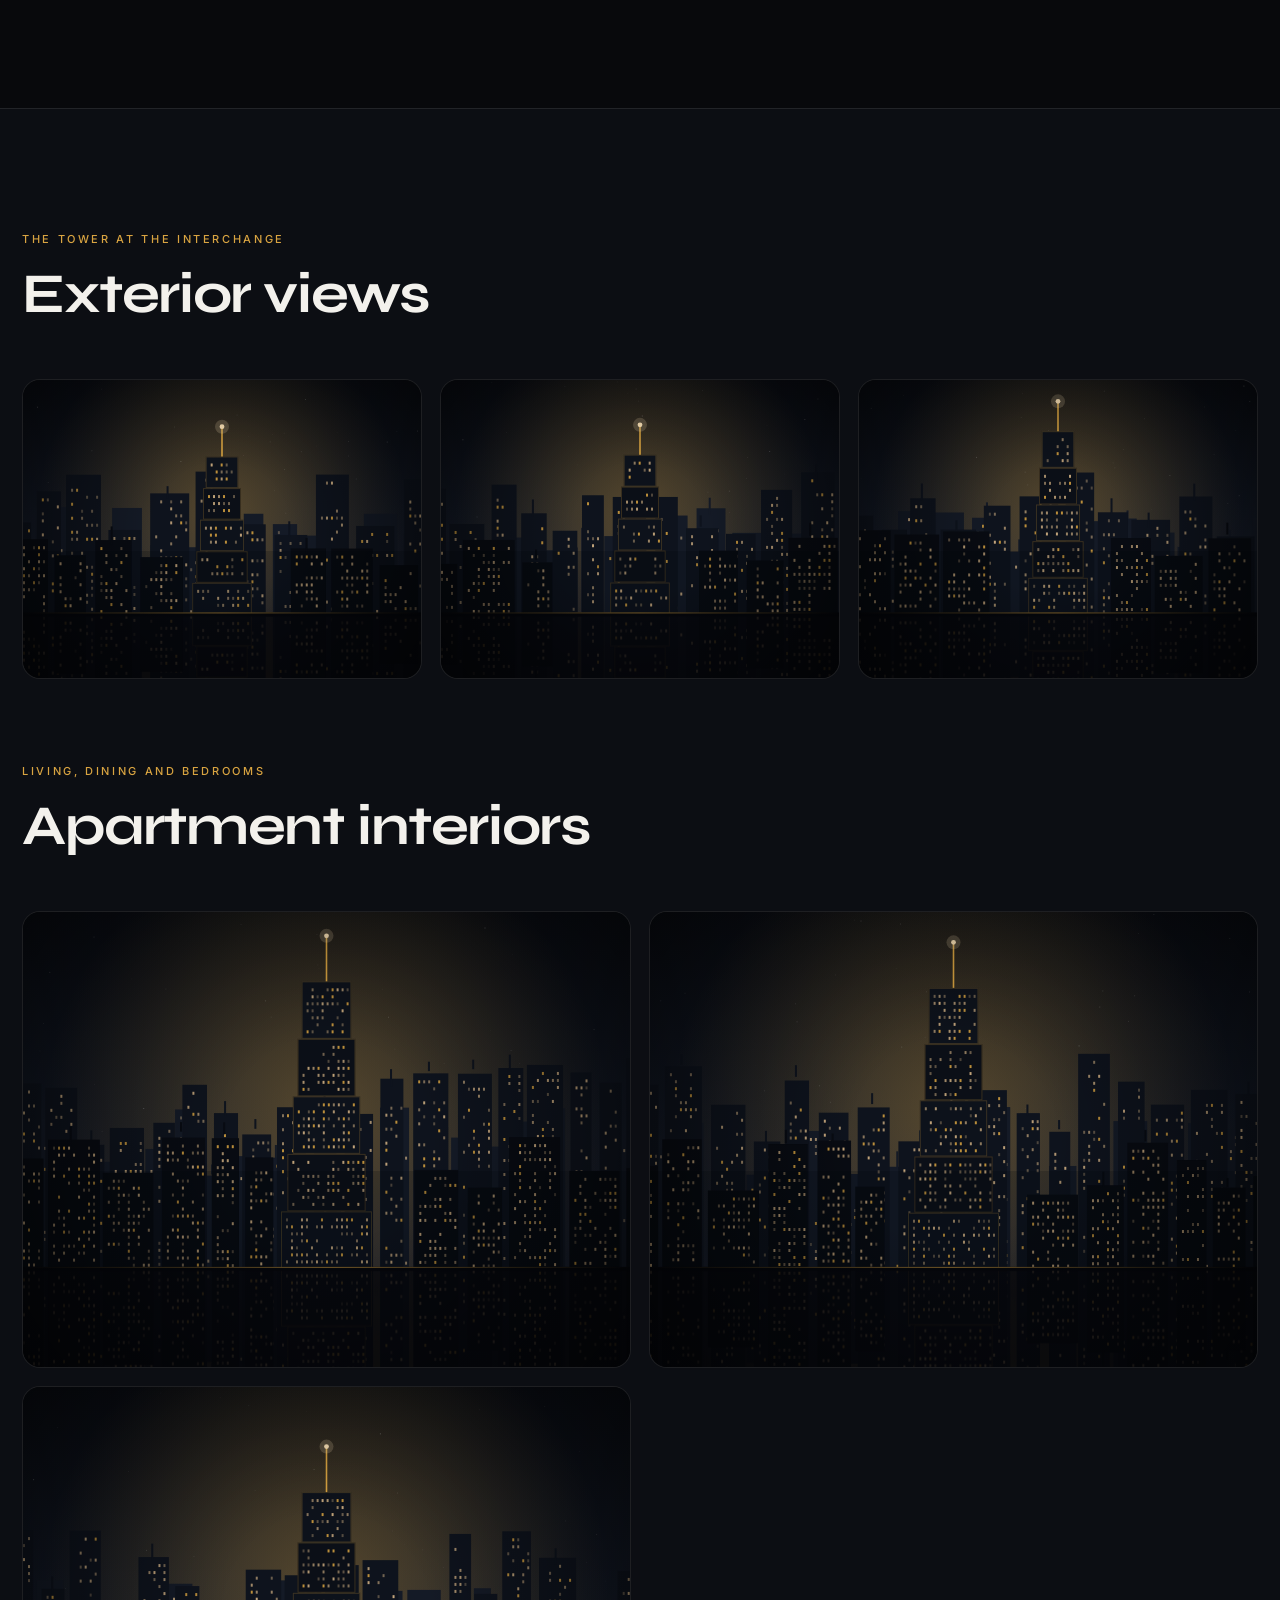
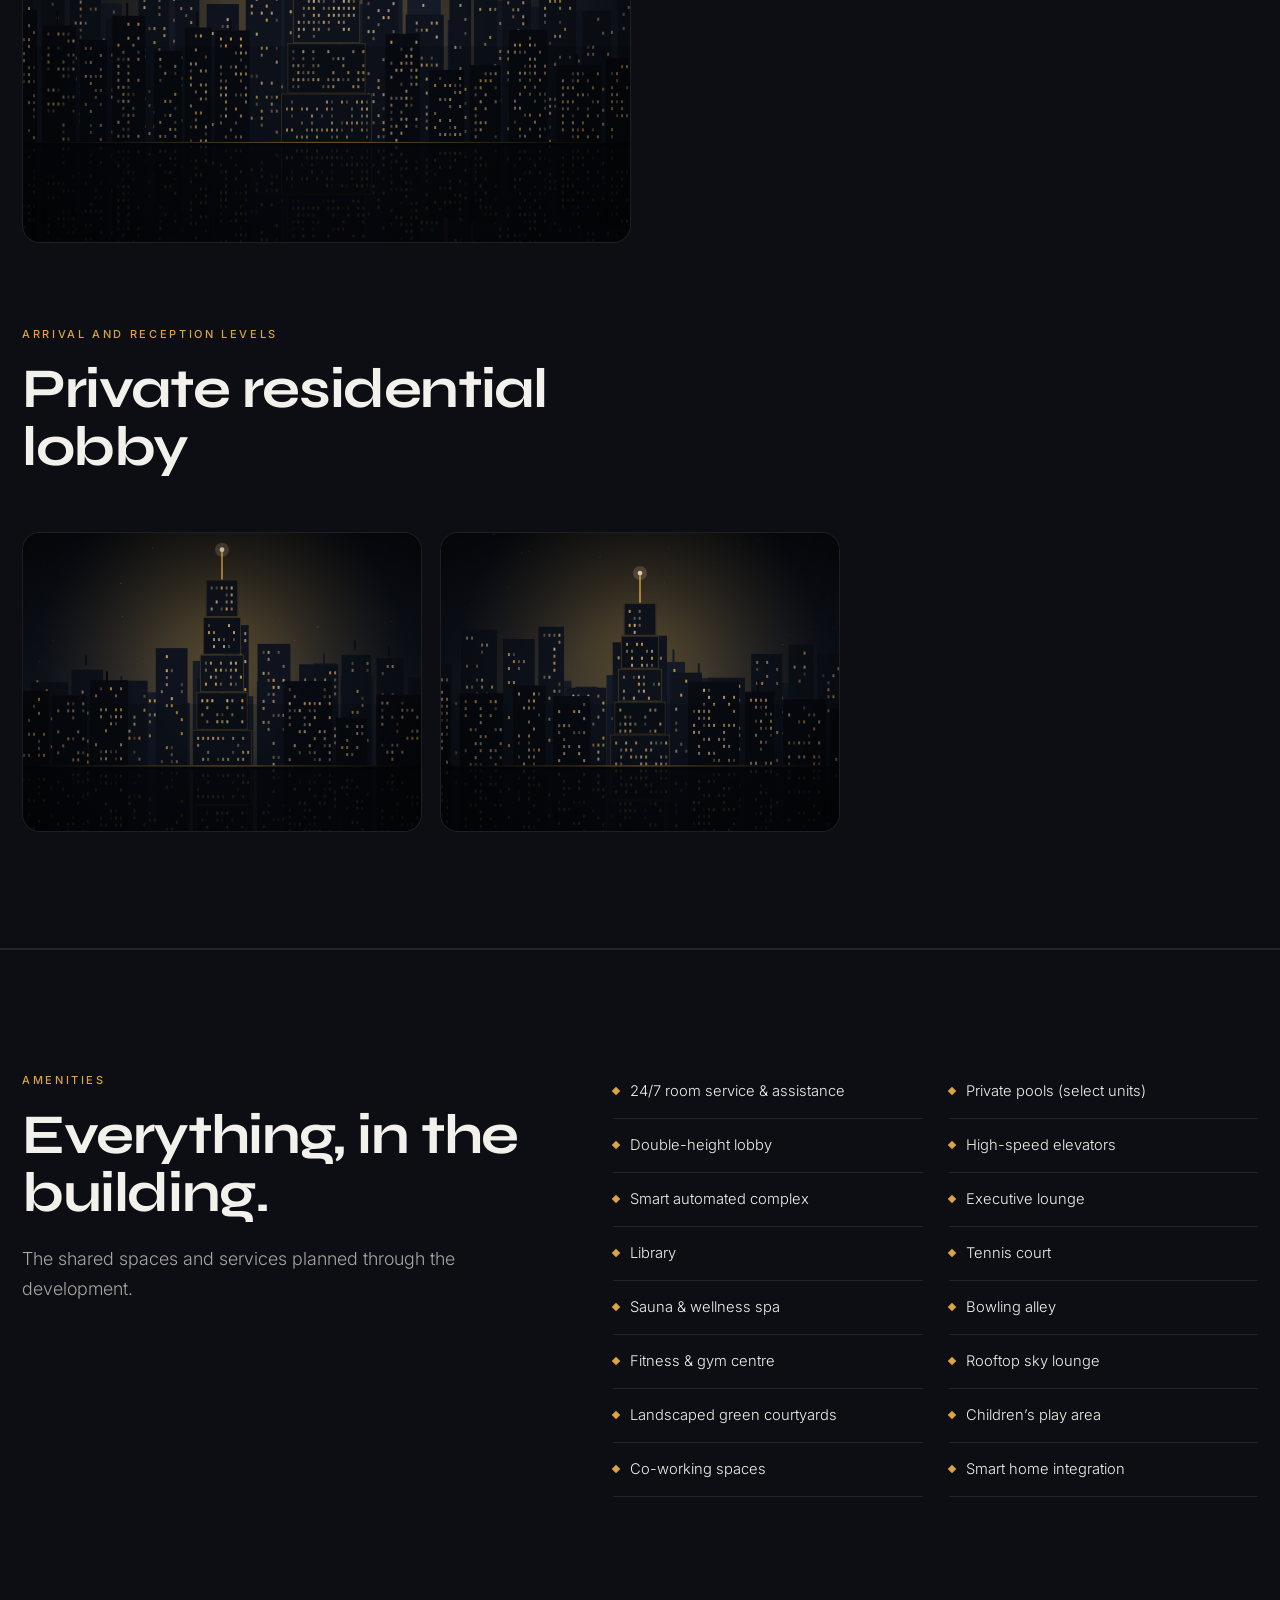
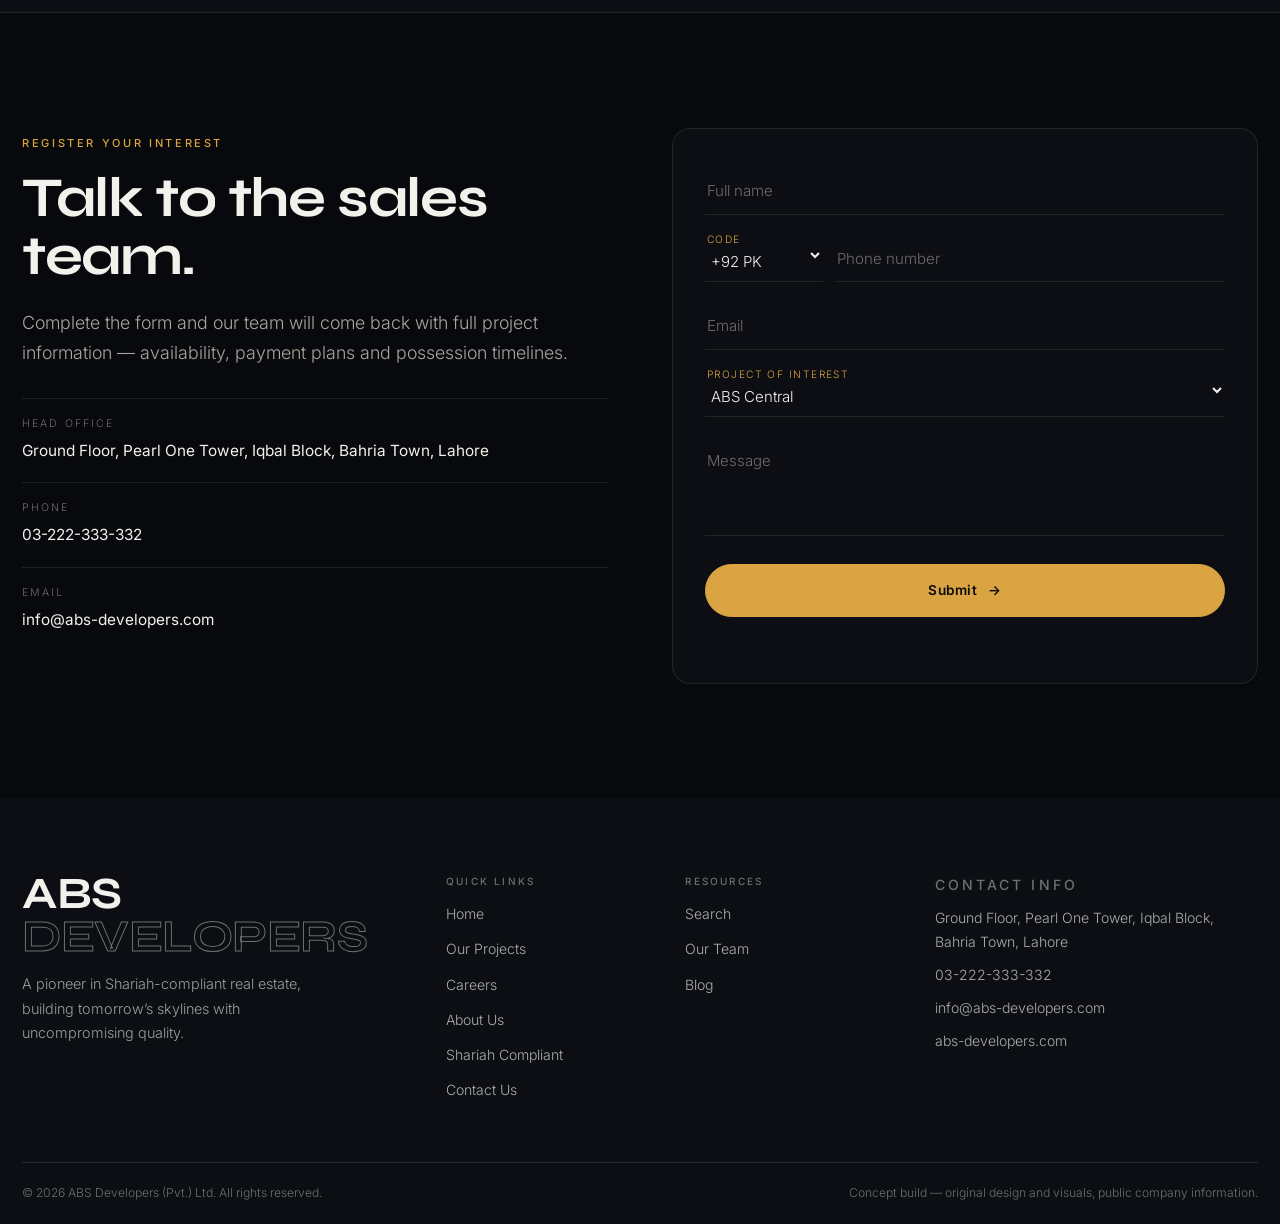
<file: abs-central.html>
<!DOCTYPE html>
<html lang="en">
<head>
<meta charset="UTF-8" />
<meta name="viewport" content="width=device-width, initial-scale=1, viewport-fit=cover" />
<meta name="theme-color" content="#08090c" />
<title>ABS Central — Ring Road Interchange, Lahore — ABS Developers</title>
<meta name="description" content="ABS Central — a 23-storey tower at the Ring Road interchange of Bahria Town Lahore, with direct access to the Ring Road and Canal Road." />
<link rel="preconnect" href="https://fonts.googleapis.com" />
<link rel="preconnect" href="https://fonts.gstatic.com" crossorigin />
<link href="https://fonts.googleapis.com/css2?family=Syne:wght@600;700;800&family=Inter:wght@300;400;500;600&display=swap" rel="stylesheet" />
<link rel="stylesheet" href="src/css/style.css" />
<link rel="icon" href="data:image/svg+xml,%3Csvg xmlns='http://www.w3.org/2000/svg' viewBox='0 0 32 32'%3E%3Crect width='32' height='32' fill='%23090a0d'/%3E%3Cpath d='M16 4 L26 28 H6 Z' fill='none' stroke='%23d9a441' stroke-width='2'/%3E%3C/svg%3E" />
<script type="importmap">
{ "imports": { "three": "./src/vendor/three.module.min.js" } }
</script>
</head>
<body data-project="abs-central">

<div class="cursor" id="cursor"><span class="cursor__dot"></span><span class="cursor__ring"></span><span class="cursor__label"></span></div>
<div class="scroll-progress"><i id="scrollBar"></i></div>

<header class="nav is-stuck" id="nav">
  <a class="nav__brand" href="index.html" data-cursor="Home">
    <svg class="nav__logo" viewBox="0 0 40 40" aria-hidden="true"><polygon points="20,5 34,34 6,34"/><polygon class="o" points="20,15 27,29 13,29"/></svg>
    <span class="nav__brand-text">ABS<em>Developers</em></span>
  </a>
  <nav class="nav__links" id="navLinks" aria-label="Primary"></nav>
  <a class="btn btn--sm nav__cta" href="#interest" data-cursor="Talk">Contact Us</a>
  <button class="nav__burger" id="burger" aria-label="Menu" aria-expanded="false"><i></i><i></i></button>
</header>

<div class="menu" id="menu">
  <div class="menu__bg"></div>
  <div class="menu__grid">
    <ul class="menu__list" id="menuList"></ul>
    <div class="menu__meta">
      <p class="menu__label">Head Office</p>
      <p id="menuAddress"></p>
      <p class="menu__label">Enquiries</p>
      <p><a id="menuPhone" href="#"></a><br/><a id="menuEmail" href="#"></a></p>
    </div>
  </div>
</div>

<main>

<!-- ===== PROJECT HERO ===== -->
<section class="phero" id="top">
  <canvas id="cityCanvas" class="hero__canvas"></canvas>
  <div class="hero__veil"></div>
  <div class="wrap phero__inner">
    <a class="phero__back" href="index.html#projects" data-cursor="Back">← All projects</a>
    <p class="hero__eyebrow reveal-line"><i></i><span id="pEyebrow"></span></p>
    <h1 class="phero__title" id="pTitle"></h1>
    <p class="phero__tagline reveal-line" id="pTagline"></p>
    <p class="phero__stand reveal-line" id="pStand"></p>
    <div class="phero__specs" id="pSpecs"></div>
    <div class="phero__approvals" id="pApprovals"></div>
    <div class="hero__actions reveal-line">
      <a class="btn" href="#interest" data-cursor="Register">Register your interest<i class="btn__arrow">→</i></a>
      <a class="btn btn--ghost" href="#amenities" data-cursor="Look">Explore the project</a>
    </div>
    <p class="phero__market reveal-line" id="pMarket"></p>
  </div>
</section>

<!-- ===== LOCATION ===== -->
<section class="section travel" id="location" data-needs="#locTitle">
  <div class="wrap">
    <header class="sec-head">
      <p class="tag reveal">Location</p>
      <h2 class="h2 split" id="travelTitle">Where it stands.</h2>
    </header>
    <div class="travel__grid" id="travelGrid"></div>
    <div class="locnote reveal">
      <h3 id="locTitle"></h3>
      <p id="locText"></p>
    </div>
  </div>
</section>

<!-- ===== RESIDENTIAL ===== -->
<section class="section units" id="units" data-needs="#unitList">
  <div class="wrap">
    <header class="sec-head">
      <p class="tag reveal">Residential apartments</p>
      <h2 class="h2 split" id="unitsTitle">The residences.</h2>
      <p class="lede reveal" id="unitsNote"></p>
    </header>
    <div class="ugrid" id="unitList"></div>
  </div>
</section>

<!-- ===== COMMERCIAL ===== -->
<section class="section units units--alt" id="commercial" data-needs="#commercialList">
  <div class="wrap">
    <header class="sec-head">
      <p class="tag reveal">Commercial units</p>
      <h2 class="h2 split" id="commercialTitle">Retail and offices.</h2>
    </header>
    <div class="ugrid" id="commercialList"></div>
  </div>
</section>

<!-- ===== GALLERIES ===== -->
<section class="section pgallery" id="gallery" data-needs="#galleryHost">
  <div class="wrap" id="galleryHost"></div>
</section>

<!-- ===== LANDMARKS / FEATURES ===== -->
<section class="section landmarks" id="features" data-needs="#landmarkGrid">
  <div class="wrap">
    <header class="sec-head">
      <p class="tag reveal" id="landmarksTag">Features &amp; nearby landmarks</p>
      <h2 class="h2 split" id="landmarksTitle">What surrounds it.</h2>
    </header>
    <div class="lgrid" id="landmarkGrid"></div>
  </div>
</section>

<!-- ===== AMENITIES ===== -->
<section class="section amenities" id="amenities" data-needs="#amenList">
  <div class="wrap amen__grid">
    <div>
      <p class="tag reveal">Amenities</p>
      <h2 class="h2 split">Everything, in the building.</h2>
      <p class="lede reveal">The shared spaces and services planned through the development.</p>
    </div>
    <ul class="amen__list" id="amenList"></ul>
  </div>
</section>

<!-- ===== BOOKING ===== -->
<section class="section booking" id="booking" data-needs="#bookingSteps">
  <div class="wrap">
    <header class="sec-head">
      <p class="tag reveal">Booking</p>
      <h2 class="h2 split" id="bookingTitle">How to book.</h2>
      <p class="lede reveal" id="bookingNote"></p>
    </header>
    <ol class="bsteps" id="bookingSteps"></ol>
    <ul class="bcontacts" id="bookingContacts"></ul>
  </div>
</section>

<!-- ===== REGISTER INTEREST ===== -->
<section class="section interest" id="interest">
  <div class="wrap interest__grid">
    <div class="interest__left">
      <p class="tag reveal">Register Your Interest</p>
      <h2 class="h2 split">Talk to the sales team.</h2>
      <p class="lede reveal">Complete the form and our team will come back with full project information — availability, payment plans and possession timelines.</p>
      <ul class="contact__info">
        <li class="reveal"><span>Head Office</span><b id="cAddress"></b></li>
        <li class="reveal"><span>Phone</span><b><a id="cPhone" href="#"></a></b></li>
        <li class="reveal"><span>Email</span><b><a id="cEmail" href="#"></a></b></li>
      </ul>
    </div>
    <form class="form reveal" id="form" novalidate>
      <div class="field"><input id="fName" name="name" required placeholder=" " autocomplete="name" /><label for="fName">Full name</label></div>
      <div class="form__row">
        <div class="field field--code"><select id="fCode" name="code" aria-label="Country code"></select><label for="fCode" class="label--static">Code</label></div>
        <div class="field"><input id="fPhone" name="phone" required placeholder=" " inputmode="tel" autocomplete="tel" /><label for="fPhone">Phone number</label></div>
      </div>
      <div class="field"><input id="fEmail" type="email" name="email" required placeholder=" " autocomplete="email" /><label for="fEmail">Email</label></div>
      <div class="field"><select id="fProject" name="project"></select><label for="fProject" class="label--static">Project of interest</label></div>
      <div class="field"><textarea id="fMsg" name="message" rows="3" placeholder=" "></textarea><label for="fMsg">Message</label></div>
      <button class="btn btn--full" type="submit" data-cursor="Send">Submit<i class="btn__arrow">→</i></button>
      <p class="form__note" id="formNote" role="status"></p>
    </form>
  </div>
</section>

</main>

<footer class="footer">
  <div class="wrap footer__top">
    <div class="footer__brand">
      <h2 class="footer__mark">ABS<em>DEVELOPERS</em></h2>
      <p id="footerBlurb"></p>
    </div>
    <div class="footer__cols" id="footerCols"></div>
    <div class="footer__contact">
      <p class="menu__label">Contact Info</p>
      <p id="fAddress"></p>
      <p><a id="fPhoneLink" href="#"></a></p>
      <p><a id="fEmailLink" href="#"></a></p>
      <p><span id="fSite"></span></p>
    </div>
  </div>
  <div class="wrap footer__bottom">
    <p>© <span id="year"></span> ABS Developers (Pvt.) Ltd. All rights reserved.</p>
    <p class="footer__note">Concept build — original design and visuals, public company information.</p>
  </div>
</footer>

<script type="module" src="src/js/project.js"></script>
</body>
</html>
</file>
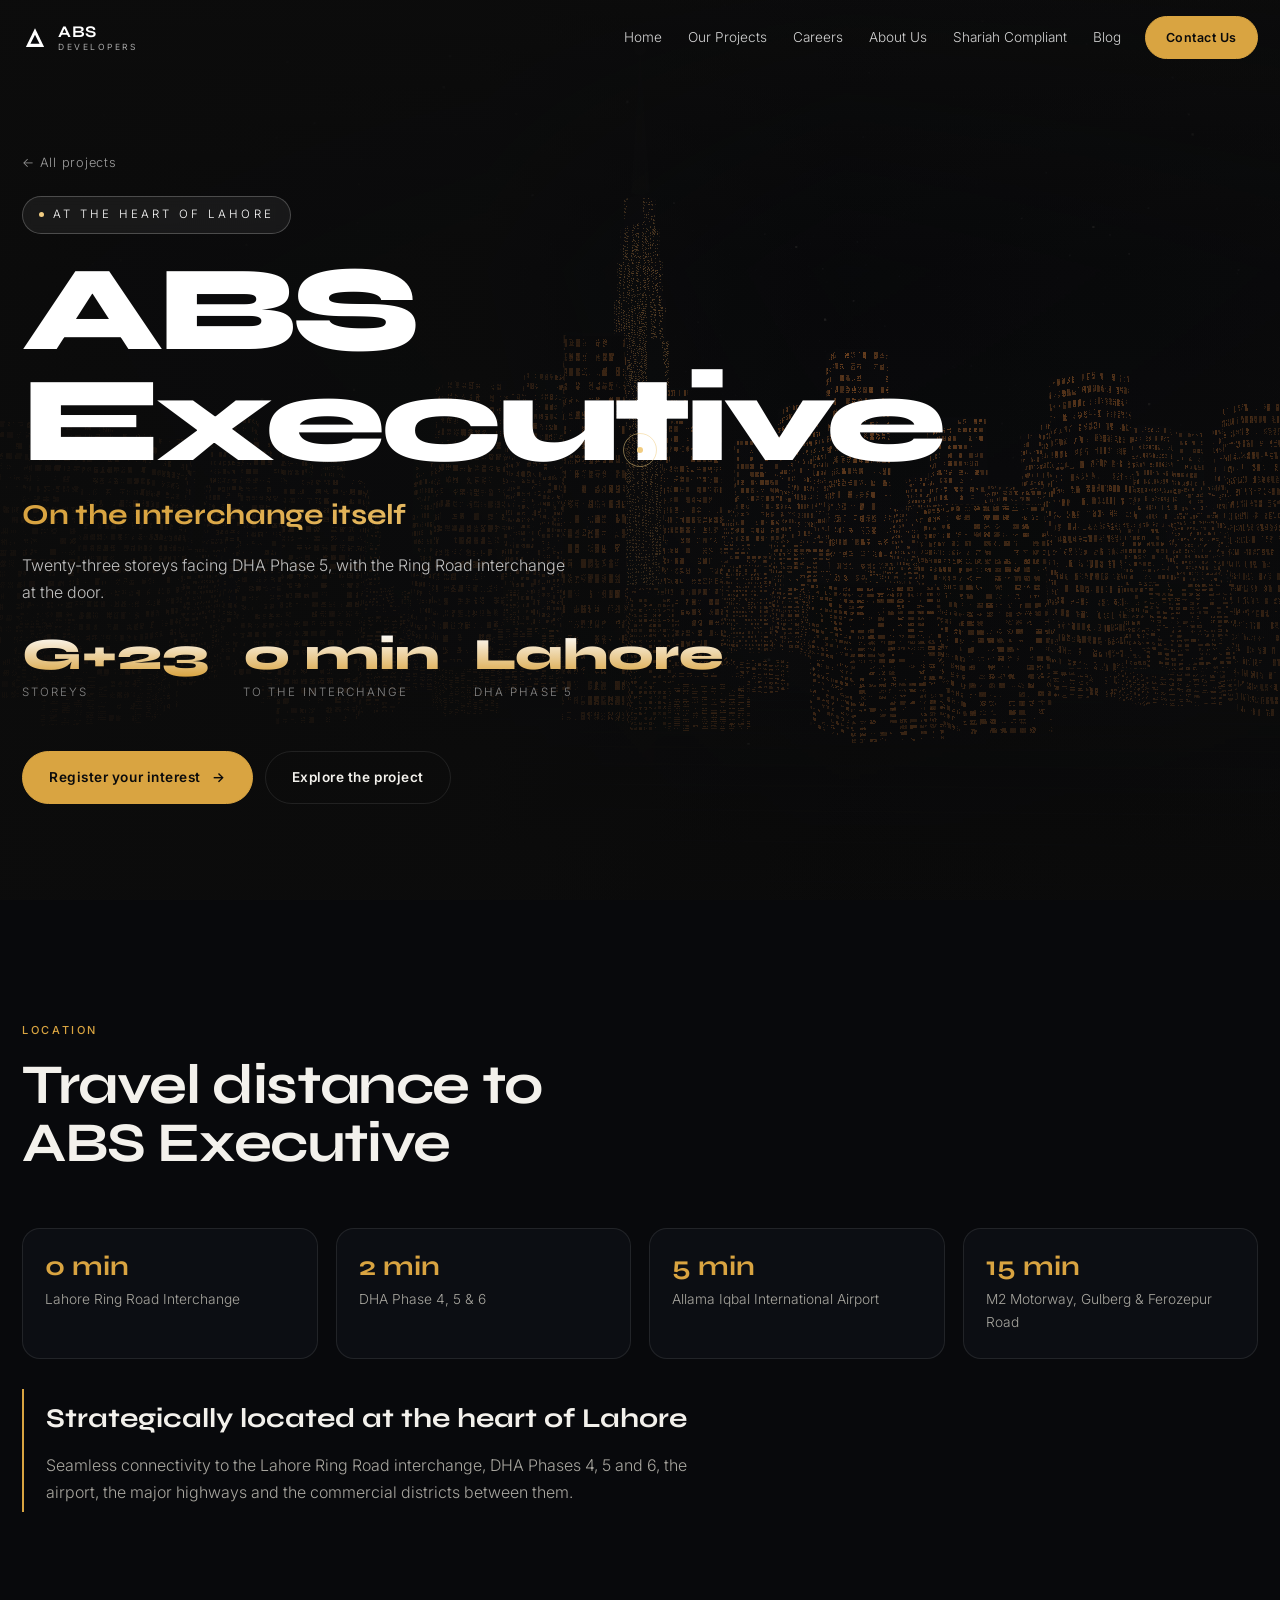
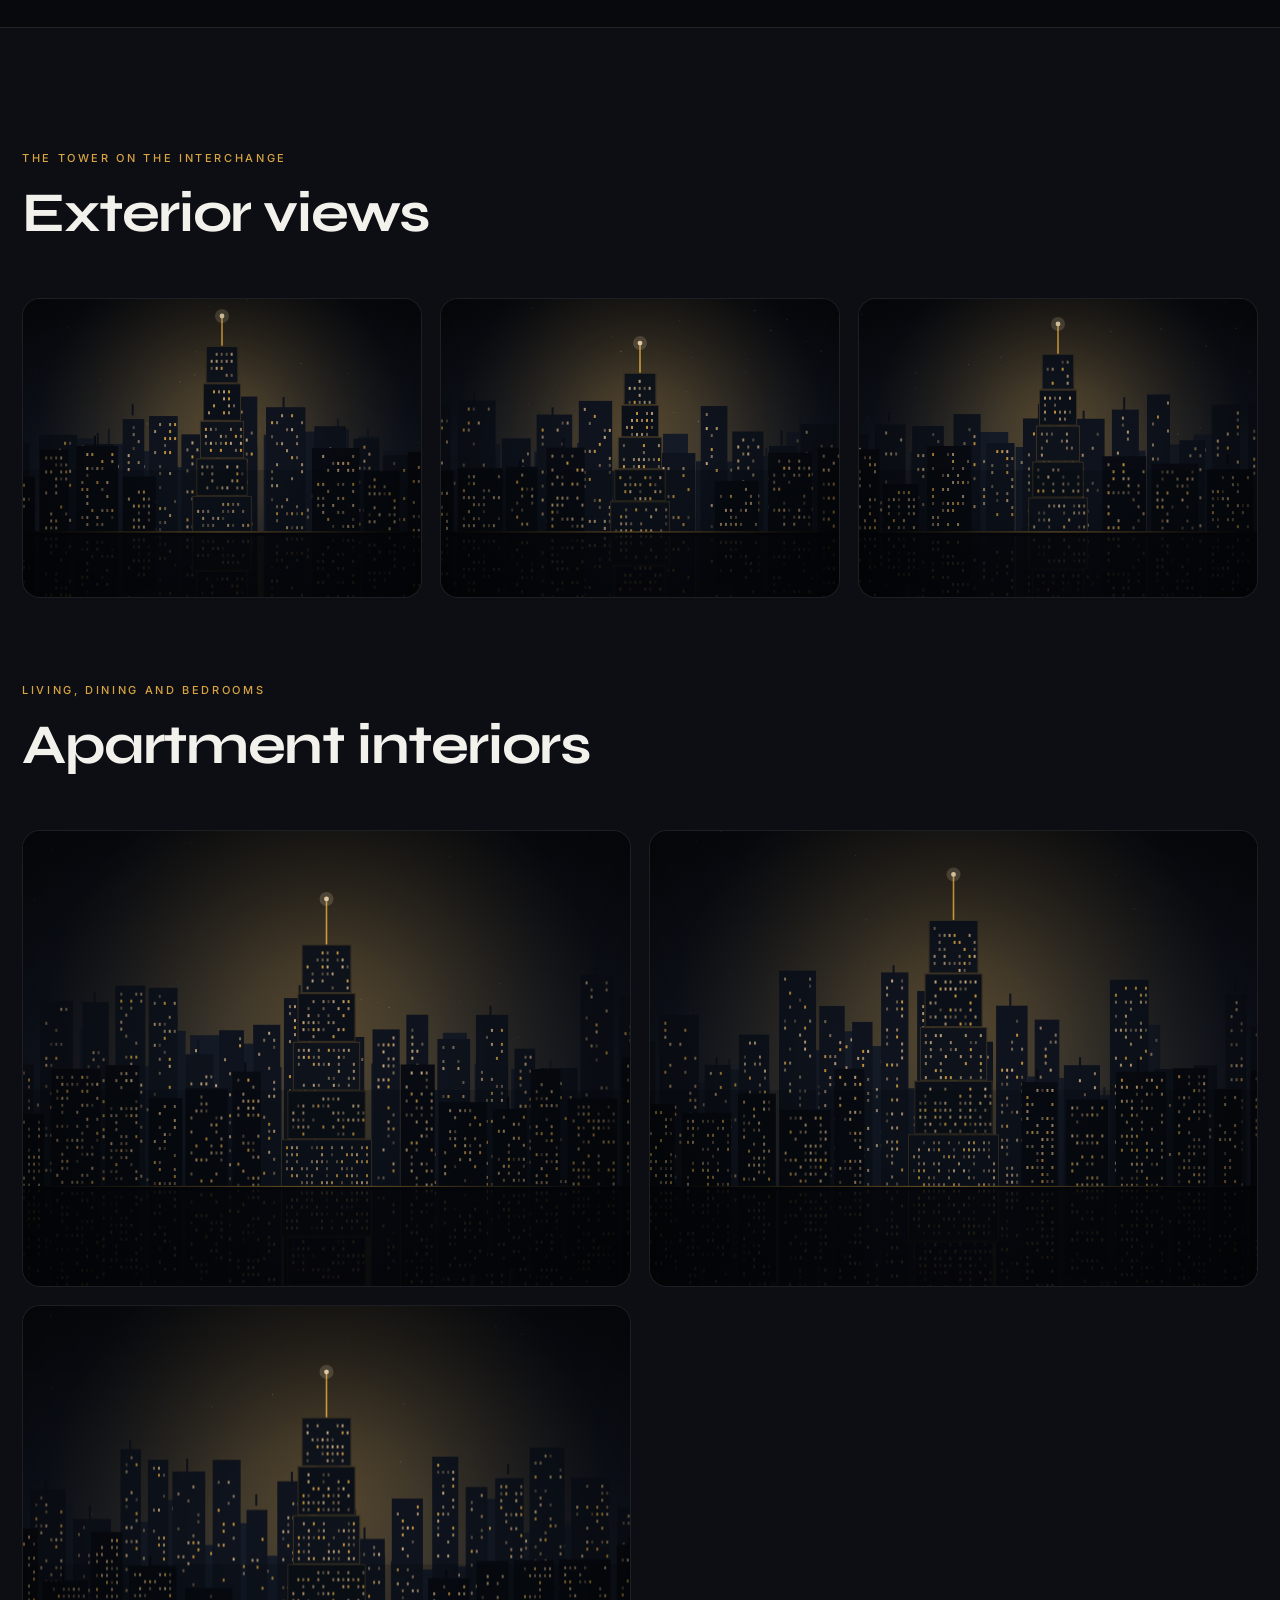
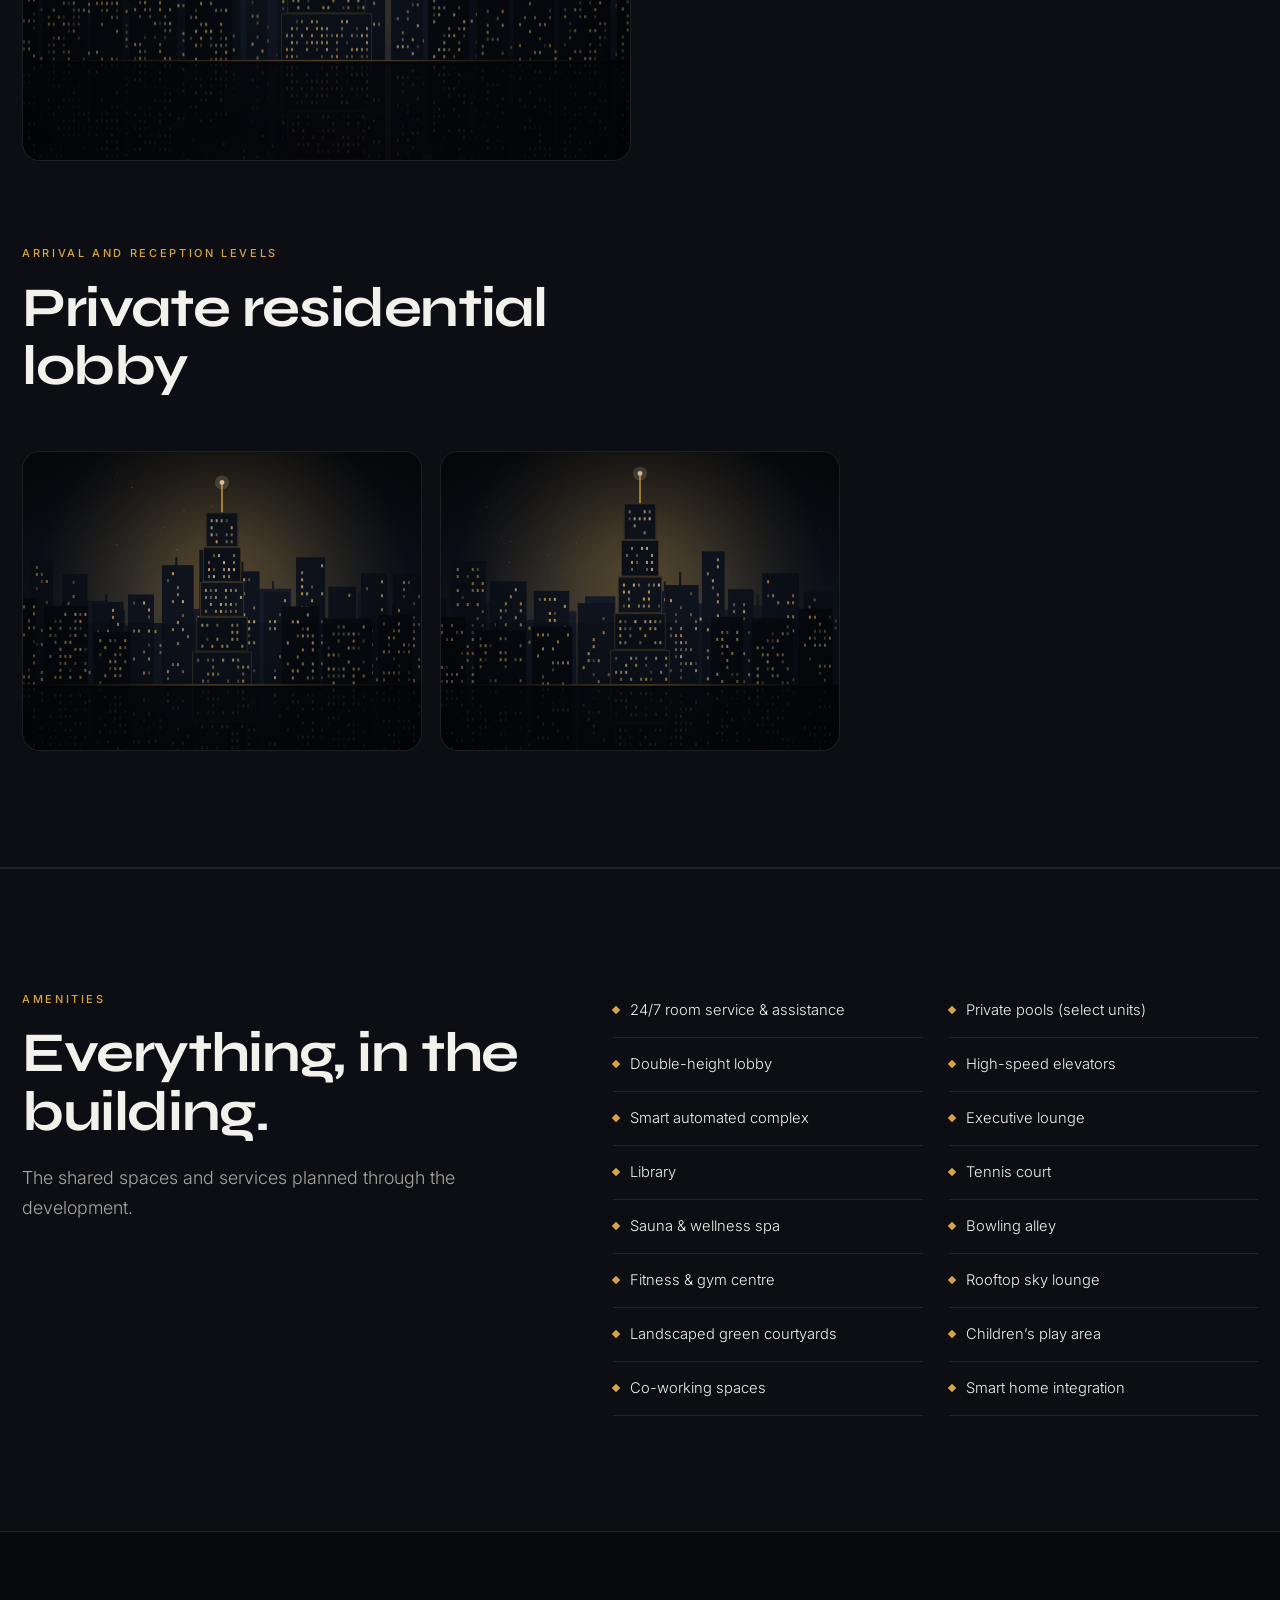
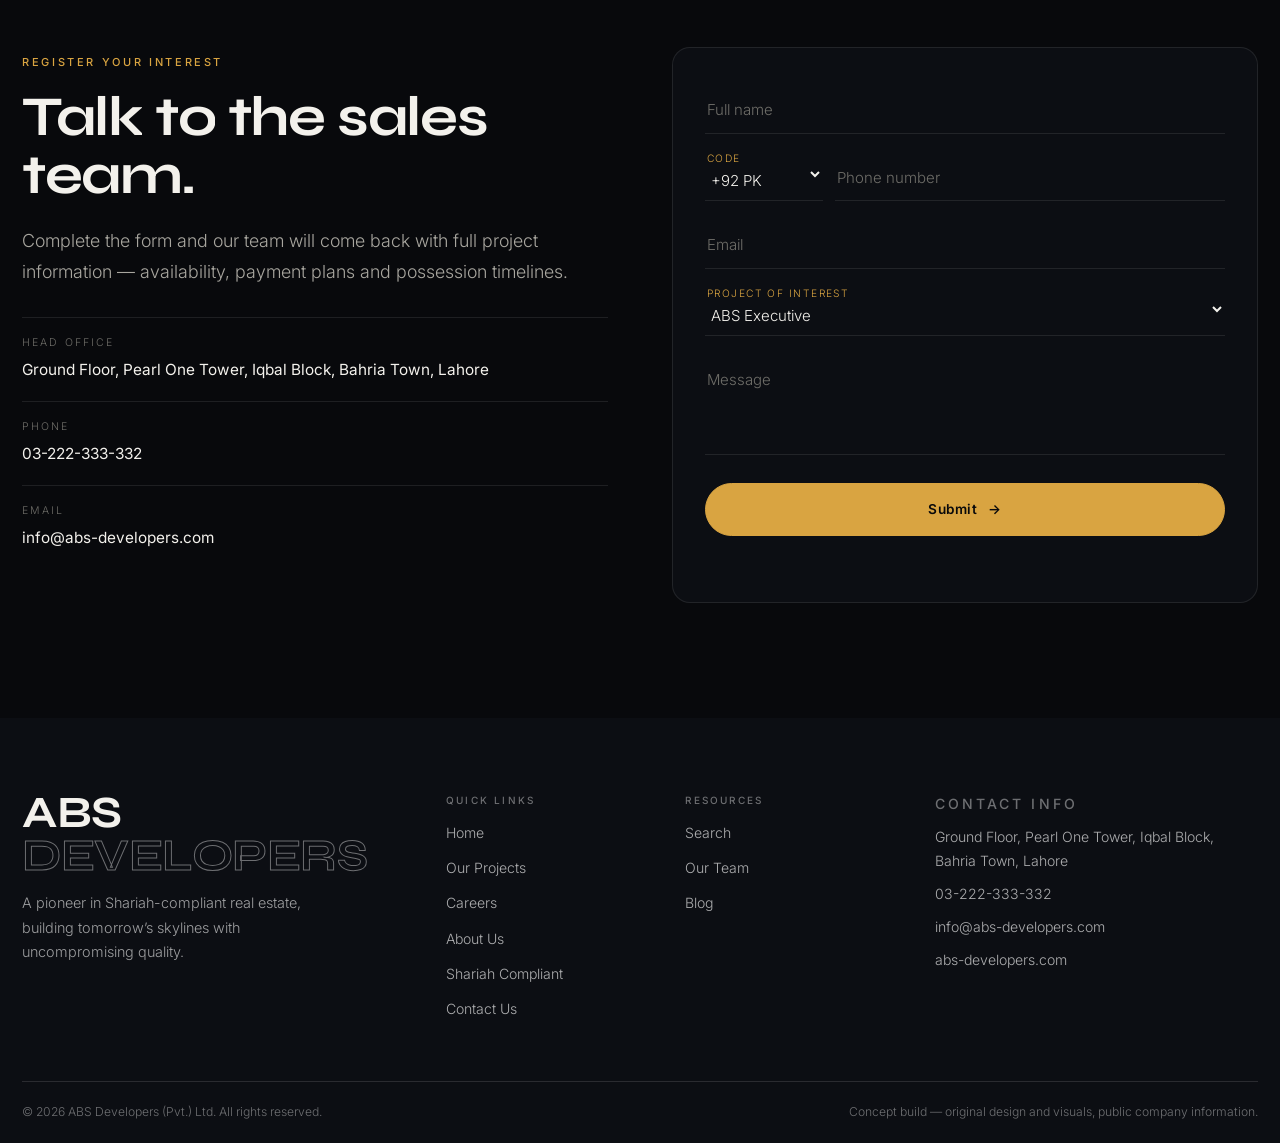
<file: abs-executive.html>
<!DOCTYPE html>
<html lang="en">
<head>
<meta charset="UTF-8" />
<meta name="viewport" content="width=device-width, initial-scale=1, viewport-fit=cover" />
<meta name="theme-color" content="#08090c" />
<title>ABS Executive — At the Heart of Lahore — ABS Developers</title>
<meta name="description" content="ABS Executive — a 23-storey tower on the Lahore Ring Road interchange, minutes from DHA Phases 4, 5 and 6 and the airport." />
<link rel="preconnect" href="https://fonts.googleapis.com" />
<link rel="preconnect" href="https://fonts.gstatic.com" crossorigin />
<link href="https://fonts.googleapis.com/css2?family=Syne:wght@600;700;800&family=Inter:wght@300;400;500;600&display=swap" rel="stylesheet" />
<link rel="stylesheet" href="src/css/style.css" />
<link rel="icon" href="data:image/svg+xml,%3Csvg xmlns='http://www.w3.org/2000/svg' viewBox='0 0 32 32'%3E%3Crect width='32' height='32' fill='%23090a0d'/%3E%3Cpath d='M16 4 L26 28 H6 Z' fill='none' stroke='%23d9a441' stroke-width='2'/%3E%3C/svg%3E" />
<script type="importmap">
{ "imports": { "three": "./src/vendor/three.module.min.js" } }
</script>
</head>
<body data-project="abs-executive">

<div class="cursor" id="cursor"><span class="cursor__dot"></span><span class="cursor__ring"></span><span class="cursor__label"></span></div>
<div class="scroll-progress"><i id="scrollBar"></i></div>

<header class="nav is-stuck" id="nav">
  <a class="nav__brand" href="index.html" data-cursor="Home">
    <svg class="nav__logo" viewBox="0 0 40 40" aria-hidden="true"><polygon points="20,5 34,34 6,34"/><polygon class="o" points="20,15 27,29 13,29"/></svg>
    <span class="nav__brand-text">ABS<em>Developers</em></span>
  </a>
  <nav class="nav__links" id="navLinks" aria-label="Primary"></nav>
  <a class="btn btn--sm nav__cta" href="#interest" data-cursor="Talk">Contact Us</a>
  <button class="nav__burger" id="burger" aria-label="Menu" aria-expanded="false"><i></i><i></i></button>
</header>

<div class="menu" id="menu">
  <div class="menu__bg"></div>
  <div class="menu__grid">
    <ul class="menu__list" id="menuList"></ul>
    <div class="menu__meta">
      <p class="menu__label">Head Office</p>
      <p id="menuAddress"></p>
      <p class="menu__label">Enquiries</p>
      <p><a id="menuPhone" href="#"></a><br/><a id="menuEmail" href="#"></a></p>
    </div>
  </div>
</div>

<main>

<!-- ===== PROJECT HERO ===== -->
<section class="phero" id="top">
  <canvas id="cityCanvas" class="hero__canvas"></canvas>
  <div class="hero__veil"></div>
  <div class="wrap phero__inner">
    <a class="phero__back" href="index.html#projects" data-cursor="Back">← All projects</a>
    <p class="hero__eyebrow reveal-line"><i></i><span id="pEyebrow"></span></p>
    <h1 class="phero__title" id="pTitle"></h1>
    <p class="phero__tagline reveal-line" id="pTagline"></p>
    <p class="phero__stand reveal-line" id="pStand"></p>
    <div class="phero__specs" id="pSpecs"></div>
    <div class="phero__approvals" id="pApprovals"></div>
    <div class="hero__actions reveal-line">
      <a class="btn" href="#interest" data-cursor="Register">Register your interest<i class="btn__arrow">→</i></a>
      <a class="btn btn--ghost" href="#amenities" data-cursor="Look">Explore the project</a>
    </div>
    <p class="phero__market reveal-line" id="pMarket"></p>
  </div>
</section>

<!-- ===== LOCATION ===== -->
<section class="section travel" id="location" data-needs="#locTitle">
  <div class="wrap">
    <header class="sec-head">
      <p class="tag reveal">Location</p>
      <h2 class="h2 split" id="travelTitle">Where it stands.</h2>
    </header>
    <div class="travel__grid" id="travelGrid"></div>
    <div class="locnote reveal">
      <h3 id="locTitle"></h3>
      <p id="locText"></p>
    </div>
  </div>
</section>

<!-- ===== RESIDENTIAL ===== -->
<section class="section units" id="units" data-needs="#unitList">
  <div class="wrap">
    <header class="sec-head">
      <p class="tag reveal">Residential apartments</p>
      <h2 class="h2 split" id="unitsTitle">The residences.</h2>
      <p class="lede reveal" id="unitsNote"></p>
    </header>
    <div class="ugrid" id="unitList"></div>
  </div>
</section>

<!-- ===== COMMERCIAL ===== -->
<section class="section units units--alt" id="commercial" data-needs="#commercialList">
  <div class="wrap">
    <header class="sec-head">
      <p class="tag reveal">Commercial units</p>
      <h2 class="h2 split" id="commercialTitle">Retail and offices.</h2>
    </header>
    <div class="ugrid" id="commercialList"></div>
  </div>
</section>

<!-- ===== GALLERIES ===== -->
<section class="section pgallery" id="gallery" data-needs="#galleryHost">
  <div class="wrap" id="galleryHost"></div>
</section>

<!-- ===== LANDMARKS / FEATURES ===== -->
<section class="section landmarks" id="features" data-needs="#landmarkGrid">
  <div class="wrap">
    <header class="sec-head">
      <p class="tag reveal" id="landmarksTag">Features &amp; nearby landmarks</p>
      <h2 class="h2 split" id="landmarksTitle">What surrounds it.</h2>
    </header>
    <div class="lgrid" id="landmarkGrid"></div>
  </div>
</section>

<!-- ===== AMENITIES ===== -->
<section class="section amenities" id="amenities" data-needs="#amenList">
  <div class="wrap amen__grid">
    <div>
      <p class="tag reveal">Amenities</p>
      <h2 class="h2 split">Everything, in the building.</h2>
      <p class="lede reveal">The shared spaces and services planned through the development.</p>
    </div>
    <ul class="amen__list" id="amenList"></ul>
  </div>
</section>

<!-- ===== BOOKING ===== -->
<section class="section booking" id="booking" data-needs="#bookingSteps">
  <div class="wrap">
    <header class="sec-head">
      <p class="tag reveal">Booking</p>
      <h2 class="h2 split" id="bookingTitle">How to book.</h2>
      <p class="lede reveal" id="bookingNote"></p>
    </header>
    <ol class="bsteps" id="bookingSteps"></ol>
    <ul class="bcontacts" id="bookingContacts"></ul>
  </div>
</section>

<!-- ===== REGISTER INTEREST ===== -->
<section class="section interest" id="interest">
  <div class="wrap interest__grid">
    <div class="interest__left">
      <p class="tag reveal">Register Your Interest</p>
      <h2 class="h2 split">Talk to the sales team.</h2>
      <p class="lede reveal">Complete the form and our team will come back with full project information — availability, payment plans and possession timelines.</p>
      <ul class="contact__info">
        <li class="reveal"><span>Head Office</span><b id="cAddress"></b></li>
        <li class="reveal"><span>Phone</span><b><a id="cPhone" href="#"></a></b></li>
        <li class="reveal"><span>Email</span><b><a id="cEmail" href="#"></a></b></li>
      </ul>
    </div>
    <form class="form reveal" id="form" novalidate>
      <div class="field"><input id="fName" name="name" required placeholder=" " autocomplete="name" /><label for="fName">Full name</label></div>
      <div class="form__row">
        <div class="field field--code"><select id="fCode" name="code" aria-label="Country code"></select><label for="fCode" class="label--static">Code</label></div>
        <div class="field"><input id="fPhone" name="phone" required placeholder=" " inputmode="tel" autocomplete="tel" /><label for="fPhone">Phone number</label></div>
      </div>
      <div class="field"><input id="fEmail" type="email" name="email" required placeholder=" " autocomplete="email" /><label for="fEmail">Email</label></div>
      <div class="field"><select id="fProject" name="project"></select><label for="fProject" class="label--static">Project of interest</label></div>
      <div class="field"><textarea id="fMsg" name="message" rows="3" placeholder=" "></textarea><label for="fMsg">Message</label></div>
      <button class="btn btn--full" type="submit" data-cursor="Send">Submit<i class="btn__arrow">→</i></button>
      <p class="form__note" id="formNote" role="status"></p>
    </form>
  </div>
</section>

</main>

<footer class="footer">
  <div class="wrap footer__top">
    <div class="footer__brand">
      <h2 class="footer__mark">ABS<em>DEVELOPERS</em></h2>
      <p id="footerBlurb"></p>
    </div>
    <div class="footer__cols" id="footerCols"></div>
    <div class="footer__contact">
      <p class="menu__label">Contact Info</p>
      <p id="fAddress"></p>
      <p><a id="fPhoneLink" href="#"></a></p>
      <p><a id="fEmailLink" href="#"></a></p>
      <p><span id="fSite"></span></p>
    </div>
  </div>
  <div class="wrap footer__bottom">
    <p>© <span id="year"></span> ABS Developers (Pvt.) Ltd. All rights reserved.</p>
    <p class="footer__note">Concept build — original design and visuals, public company information.</p>
  </div>
</footer>

<script type="module" src="src/js/project.js"></script>
</body>
</html>
</file>
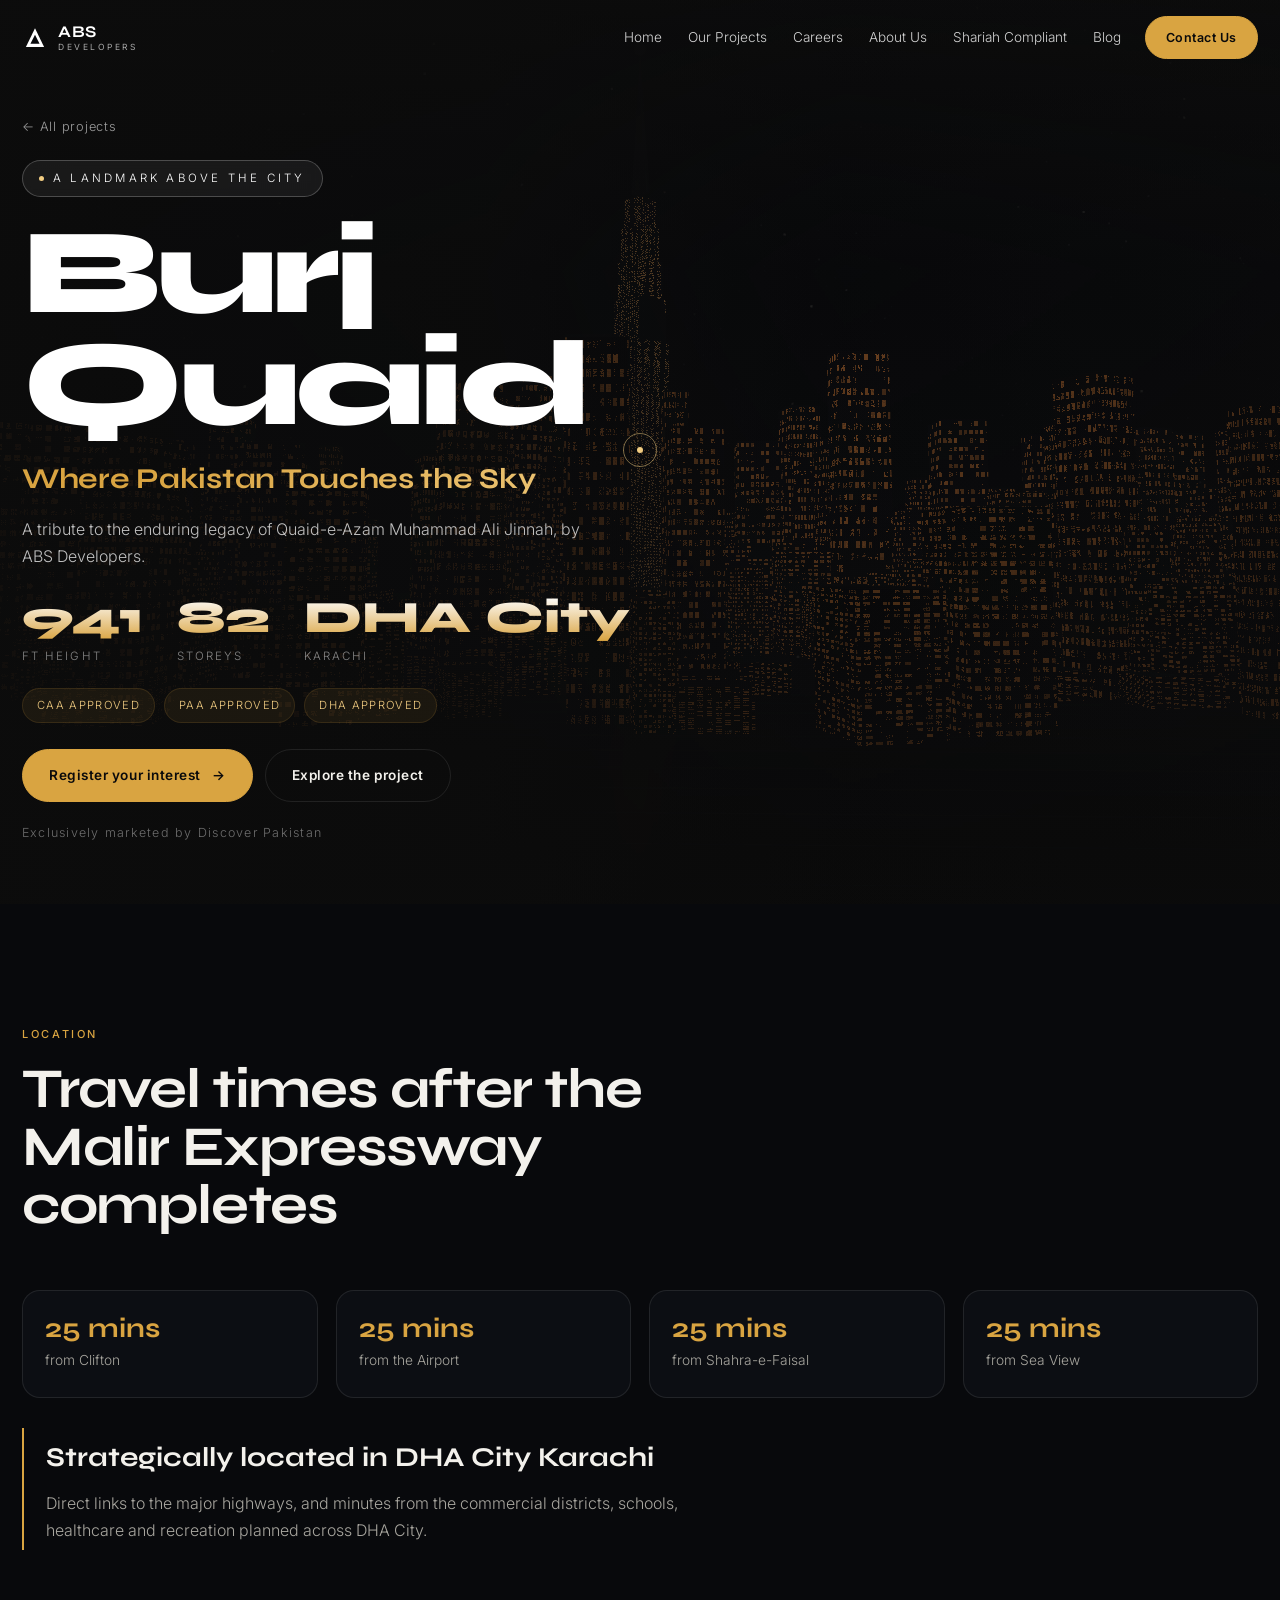
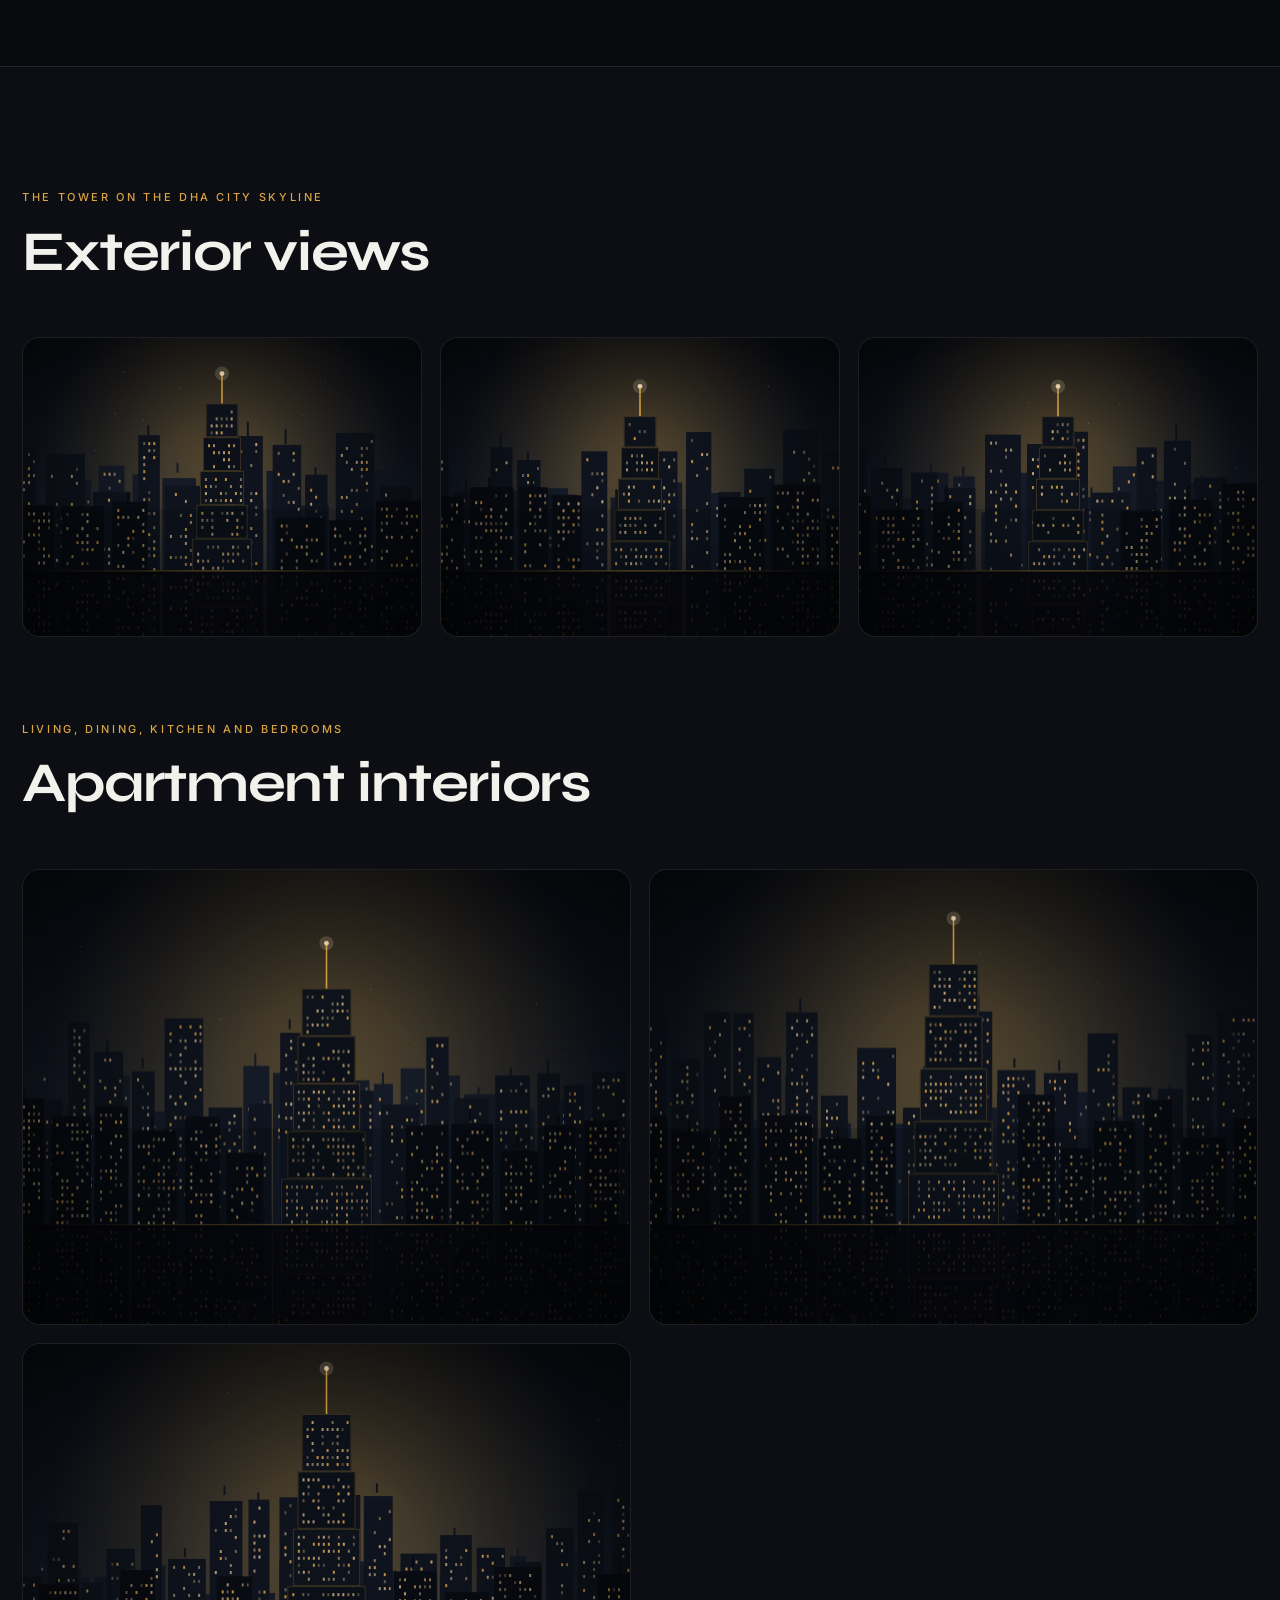
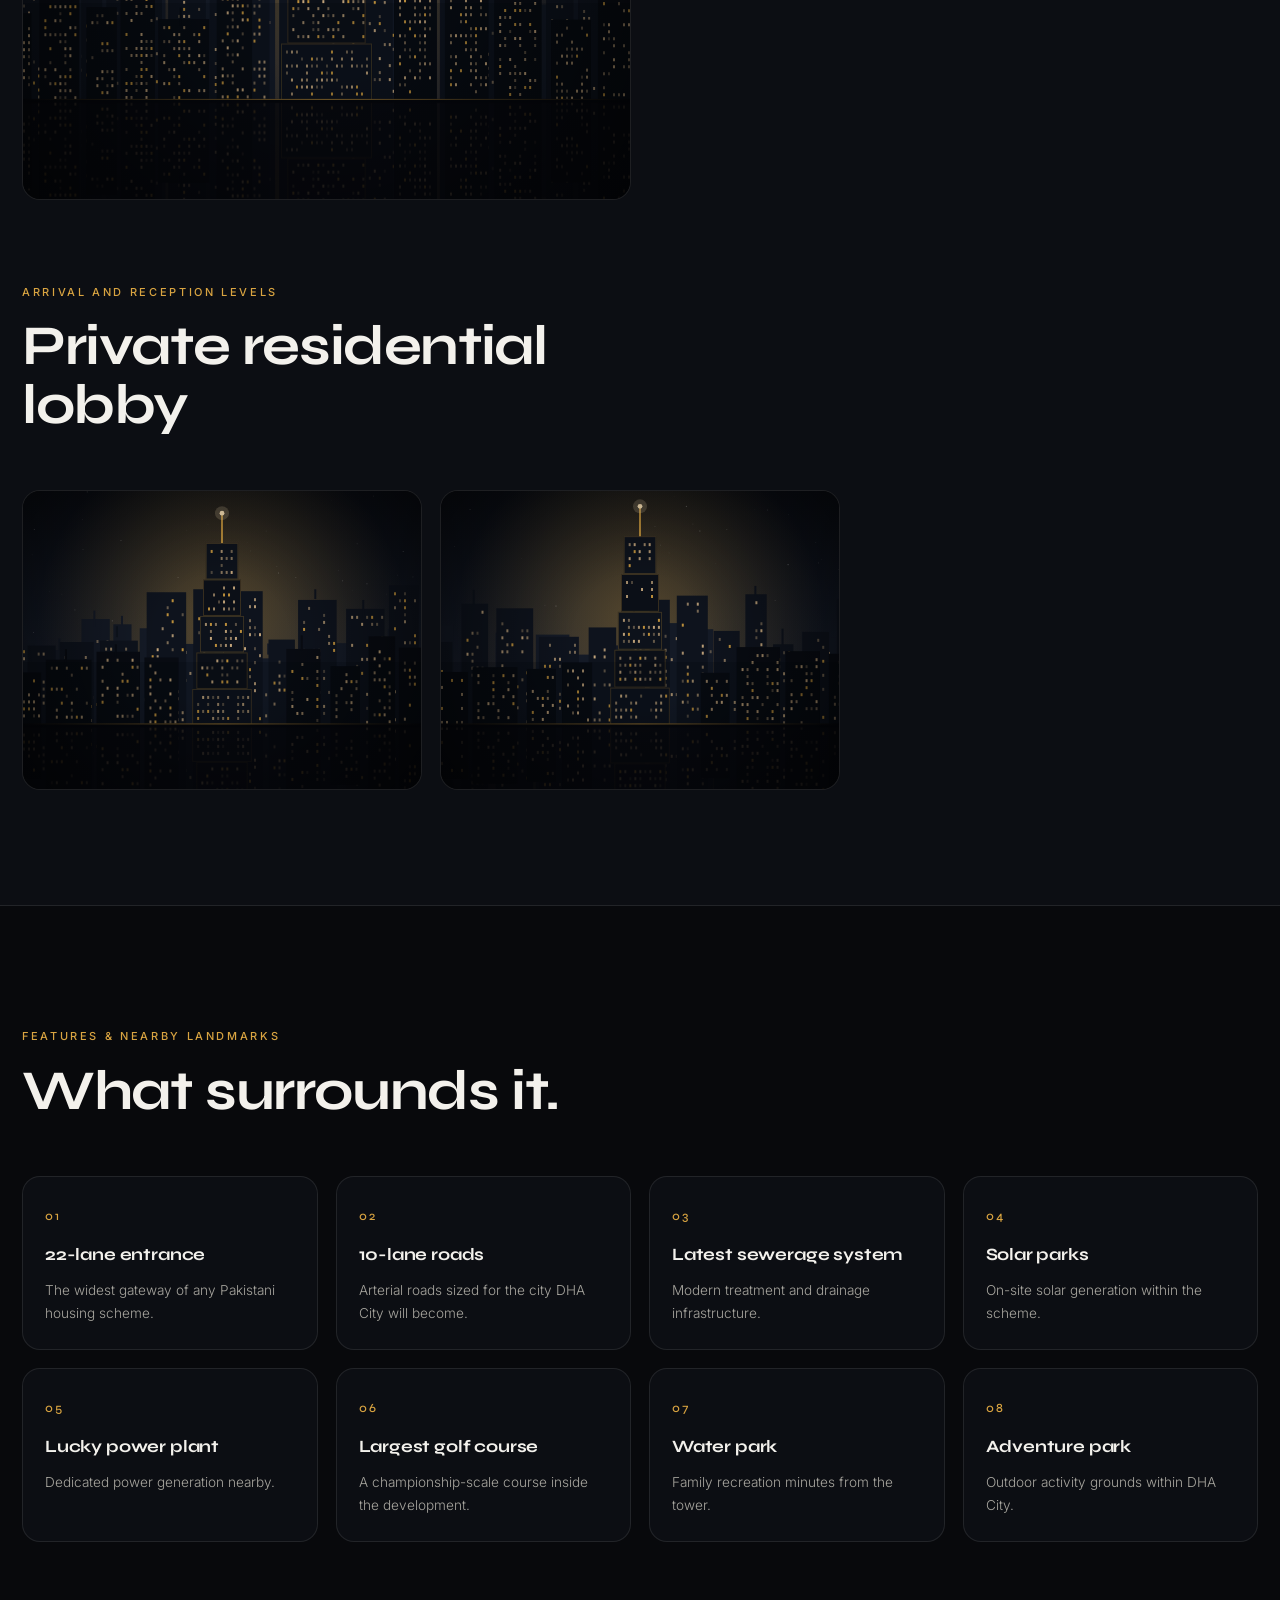
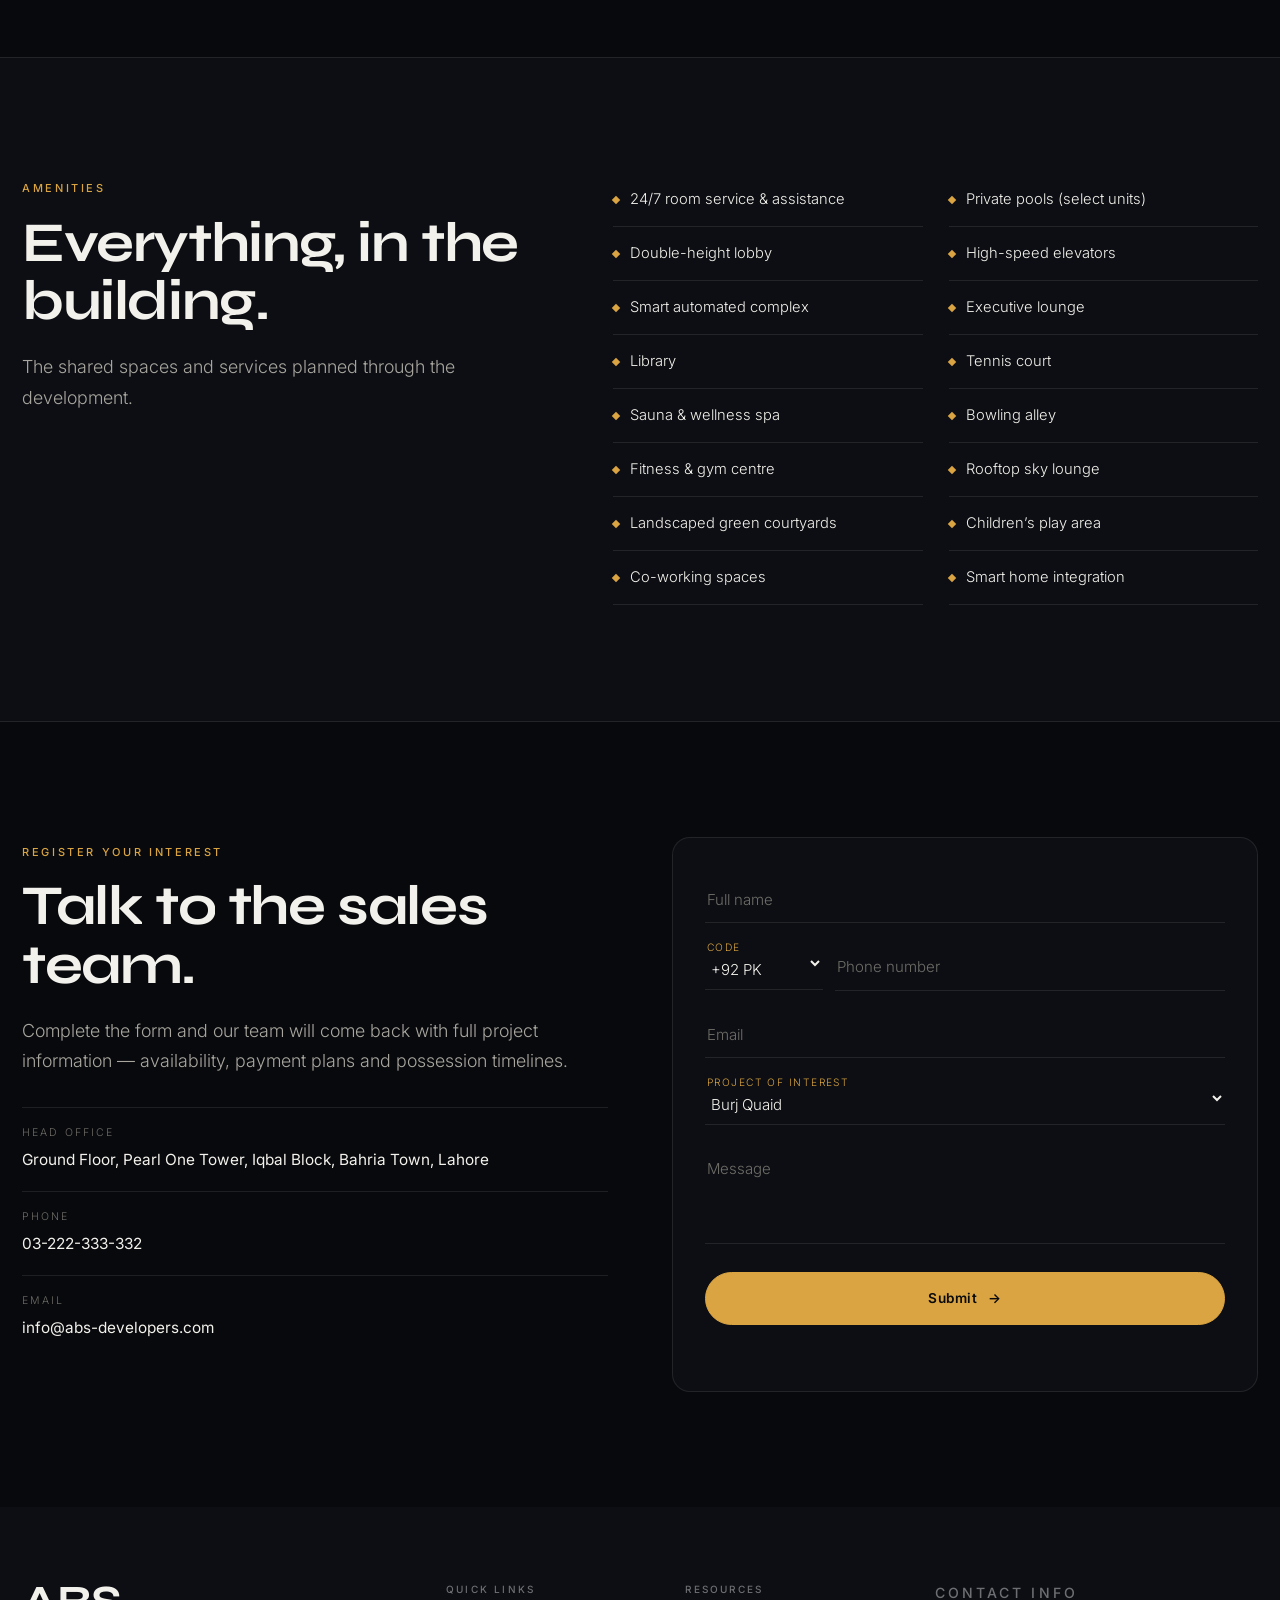
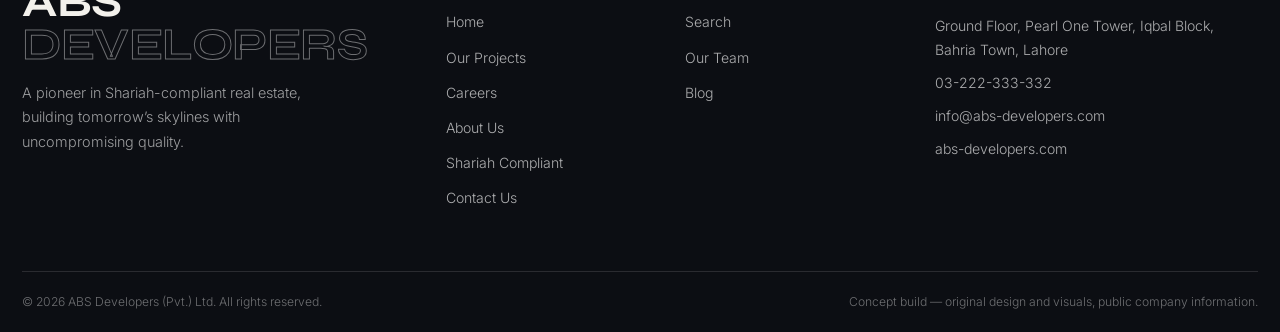
<file: burj-quaid.html>
<!DOCTYPE html>
<html lang="en">
<head>
<meta charset="UTF-8" />
<meta name="viewport" content="width=device-width, initial-scale=1, viewport-fit=cover" />
<meta name="theme-color" content="#08090c" />
<title>Tallest Building in Karachi — Burj Quaid by ABS Developers</title>
<meta name="description" content="Burj Quaid is Karachi's tallest building — an 82-storey mixed-use tower in DHA City Karachi with luxury apartments, offices and premium amenities." />
<link rel="preconnect" href="https://fonts.googleapis.com" />
<link rel="preconnect" href="https://fonts.gstatic.com" crossorigin />
<link href="https://fonts.googleapis.com/css2?family=Syne:wght@600;700;800&family=Inter:wght@300;400;500;600&display=swap" rel="stylesheet" />
<link rel="stylesheet" href="src/css/style.css" />
<link rel="icon" href="data:image/svg+xml,%3Csvg xmlns='http://www.w3.org/2000/svg' viewBox='0 0 32 32'%3E%3Crect width='32' height='32' fill='%23090a0d'/%3E%3Cpath d='M16 4 L26 28 H6 Z' fill='none' stroke='%23d9a441' stroke-width='2'/%3E%3C/svg%3E" />
<script type="importmap">
{ "imports": { "three": "./src/vendor/three.module.min.js" } }
</script>
</head>
<body data-project="burj-quaid">

<div class="cursor" id="cursor"><span class="cursor__dot"></span><span class="cursor__ring"></span><span class="cursor__label"></span></div>
<div class="scroll-progress"><i id="scrollBar"></i></div>

<header class="nav is-stuck" id="nav">
  <a class="nav__brand" href="index.html" data-cursor="Home">
    <svg class="nav__logo" viewBox="0 0 40 40" aria-hidden="true"><polygon points="20,5 34,34 6,34"/><polygon class="o" points="20,15 27,29 13,29"/></svg>
    <span class="nav__brand-text">ABS<em>Developers</em></span>
  </a>
  <nav class="nav__links" id="navLinks" aria-label="Primary"></nav>
  <a class="btn btn--sm nav__cta" href="#interest" data-cursor="Talk">Contact Us</a>
  <button class="nav__burger" id="burger" aria-label="Menu" aria-expanded="false"><i></i><i></i></button>
</header>

<div class="menu" id="menu">
  <div class="menu__bg"></div>
  <div class="menu__grid">
    <ul class="menu__list" id="menuList"></ul>
    <div class="menu__meta">
      <p class="menu__label">Head Office</p>
      <p id="menuAddress"></p>
      <p class="menu__label">Enquiries</p>
      <p><a id="menuPhone" href="#"></a><br/><a id="menuEmail" href="#"></a></p>
    </div>
  </div>
</div>

<main>

<!-- ===== PROJECT HERO ===== -->
<section class="phero" id="top">
  <canvas id="cityCanvas" class="hero__canvas"></canvas>
  <div class="hero__veil"></div>
  <div class="wrap phero__inner">
    <a class="phero__back" href="index.html#projects" data-cursor="Back">← All projects</a>
    <p class="hero__eyebrow reveal-line"><i></i><span id="pEyebrow"></span></p>
    <h1 class="phero__title" id="pTitle"></h1>
    <p class="phero__tagline reveal-line" id="pTagline"></p>
    <p class="phero__stand reveal-line" id="pStand"></p>
    <div class="phero__specs" id="pSpecs"></div>
    <div class="phero__approvals" id="pApprovals"></div>
    <div class="hero__actions reveal-line">
      <a class="btn" href="#interest" data-cursor="Register">Register your interest<i class="btn__arrow">→</i></a>
      <a class="btn btn--ghost" href="#amenities" data-cursor="Look">Explore the project</a>
    </div>
    <p class="phero__market reveal-line" id="pMarket"></p>
  </div>
</section>

<!-- ===== LOCATION ===== -->
<section class="section travel" id="location" data-needs="#locTitle">
  <div class="wrap">
    <header class="sec-head">
      <p class="tag reveal">Location</p>
      <h2 class="h2 split" id="travelTitle">Where it stands.</h2>
    </header>
    <div class="travel__grid" id="travelGrid"></div>
    <div class="locnote reveal">
      <h3 id="locTitle"></h3>
      <p id="locText"></p>
    </div>
  </div>
</section>

<!-- ===== RESIDENTIAL ===== -->
<section class="section units" id="units" data-needs="#unitList">
  <div class="wrap">
    <header class="sec-head">
      <p class="tag reveal">Residential apartments</p>
      <h2 class="h2 split" id="unitsTitle">The residences.</h2>
      <p class="lede reveal" id="unitsNote"></p>
    </header>
    <div class="ugrid" id="unitList"></div>
  </div>
</section>

<!-- ===== COMMERCIAL ===== -->
<section class="section units units--alt" id="commercial" data-needs="#commercialList">
  <div class="wrap">
    <header class="sec-head">
      <p class="tag reveal">Commercial units</p>
      <h2 class="h2 split" id="commercialTitle">Retail and offices.</h2>
    </header>
    <div class="ugrid" id="commercialList"></div>
  </div>
</section>

<!-- ===== GALLERIES ===== -->
<section class="section pgallery" id="gallery" data-needs="#galleryHost">
  <div class="wrap" id="galleryHost"></div>
</section>

<!-- ===== LANDMARKS / FEATURES ===== -->
<section class="section landmarks" id="features" data-needs="#landmarkGrid">
  <div class="wrap">
    <header class="sec-head">
      <p class="tag reveal" id="landmarksTag">Features &amp; nearby landmarks</p>
      <h2 class="h2 split" id="landmarksTitle">What surrounds it.</h2>
    </header>
    <div class="lgrid" id="landmarkGrid"></div>
  </div>
</section>

<!-- ===== AMENITIES ===== -->
<section class="section amenities" id="amenities" data-needs="#amenList">
  <div class="wrap amen__grid">
    <div>
      <p class="tag reveal">Amenities</p>
      <h2 class="h2 split">Everything, in the building.</h2>
      <p class="lede reveal">The shared spaces and services planned through the development.</p>
    </div>
    <ul class="amen__list" id="amenList"></ul>
  </div>
</section>

<!-- ===== BOOKING ===== -->
<section class="section booking" id="booking" data-needs="#bookingSteps">
  <div class="wrap">
    <header class="sec-head">
      <p class="tag reveal">Booking</p>
      <h2 class="h2 split" id="bookingTitle">How to book.</h2>
      <p class="lede reveal" id="bookingNote"></p>
    </header>
    <ol class="bsteps" id="bookingSteps"></ol>
    <ul class="bcontacts" id="bookingContacts"></ul>
  </div>
</section>

<!-- ===== REGISTER INTEREST ===== -->
<section class="section interest" id="interest">
  <div class="wrap interest__grid">
    <div class="interest__left">
      <p class="tag reveal">Register Your Interest</p>
      <h2 class="h2 split">Talk to the sales team.</h2>
      <p class="lede reveal">Complete the form and our team will come back with full project information — availability, payment plans and possession timelines.</p>
      <ul class="contact__info">
        <li class="reveal"><span>Head Office</span><b id="cAddress"></b></li>
        <li class="reveal"><span>Phone</span><b><a id="cPhone" href="#"></a></b></li>
        <li class="reveal"><span>Email</span><b><a id="cEmail" href="#"></a></b></li>
      </ul>
    </div>
    <form class="form reveal" id="form" novalidate>
      <div class="field"><input id="fName" name="name" required placeholder=" " autocomplete="name" /><label for="fName">Full name</label></div>
      <div class="form__row">
        <div class="field field--code"><select id="fCode" name="code" aria-label="Country code"></select><label for="fCode" class="label--static">Code</label></div>
        <div class="field"><input id="fPhone" name="phone" required placeholder=" " inputmode="tel" autocomplete="tel" /><label for="fPhone">Phone number</label></div>
      </div>
      <div class="field"><input id="fEmail" type="email" name="email" required placeholder=" " autocomplete="email" /><label for="fEmail">Email</label></div>
      <div class="field"><select id="fProject" name="project"></select><label for="fProject" class="label--static">Project of interest</label></div>
      <div class="field"><textarea id="fMsg" name="message" rows="3" placeholder=" "></textarea><label for="fMsg">Message</label></div>
      <button class="btn btn--full" type="submit" data-cursor="Send">Submit<i class="btn__arrow">→</i></button>
      <p class="form__note" id="formNote" role="status"></p>
    </form>
  </div>
</section>

</main>

<footer class="footer">
  <div class="wrap footer__top">
    <div class="footer__brand">
      <h2 class="footer__mark">ABS<em>DEVELOPERS</em></h2>
      <p id="footerBlurb"></p>
    </div>
    <div class="footer__cols" id="footerCols"></div>
    <div class="footer__contact">
      <p class="menu__label">Contact Info</p>
      <p id="fAddress"></p>
      <p><a id="fPhoneLink" href="#"></a></p>
      <p><a id="fEmailLink" href="#"></a></p>
      <p><span id="fSite"></span></p>
    </div>
  </div>
  <div class="wrap footer__bottom">
    <p>© <span id="year"></span> ABS Developers (Pvt.) Ltd. All rights reserved.</p>
    <p class="footer__note">Concept build — original design and visuals, public company information.</p>
  </div>
</footer>

<script type="module" src="src/js/project.js"></script>
</body>
</html>
</file>
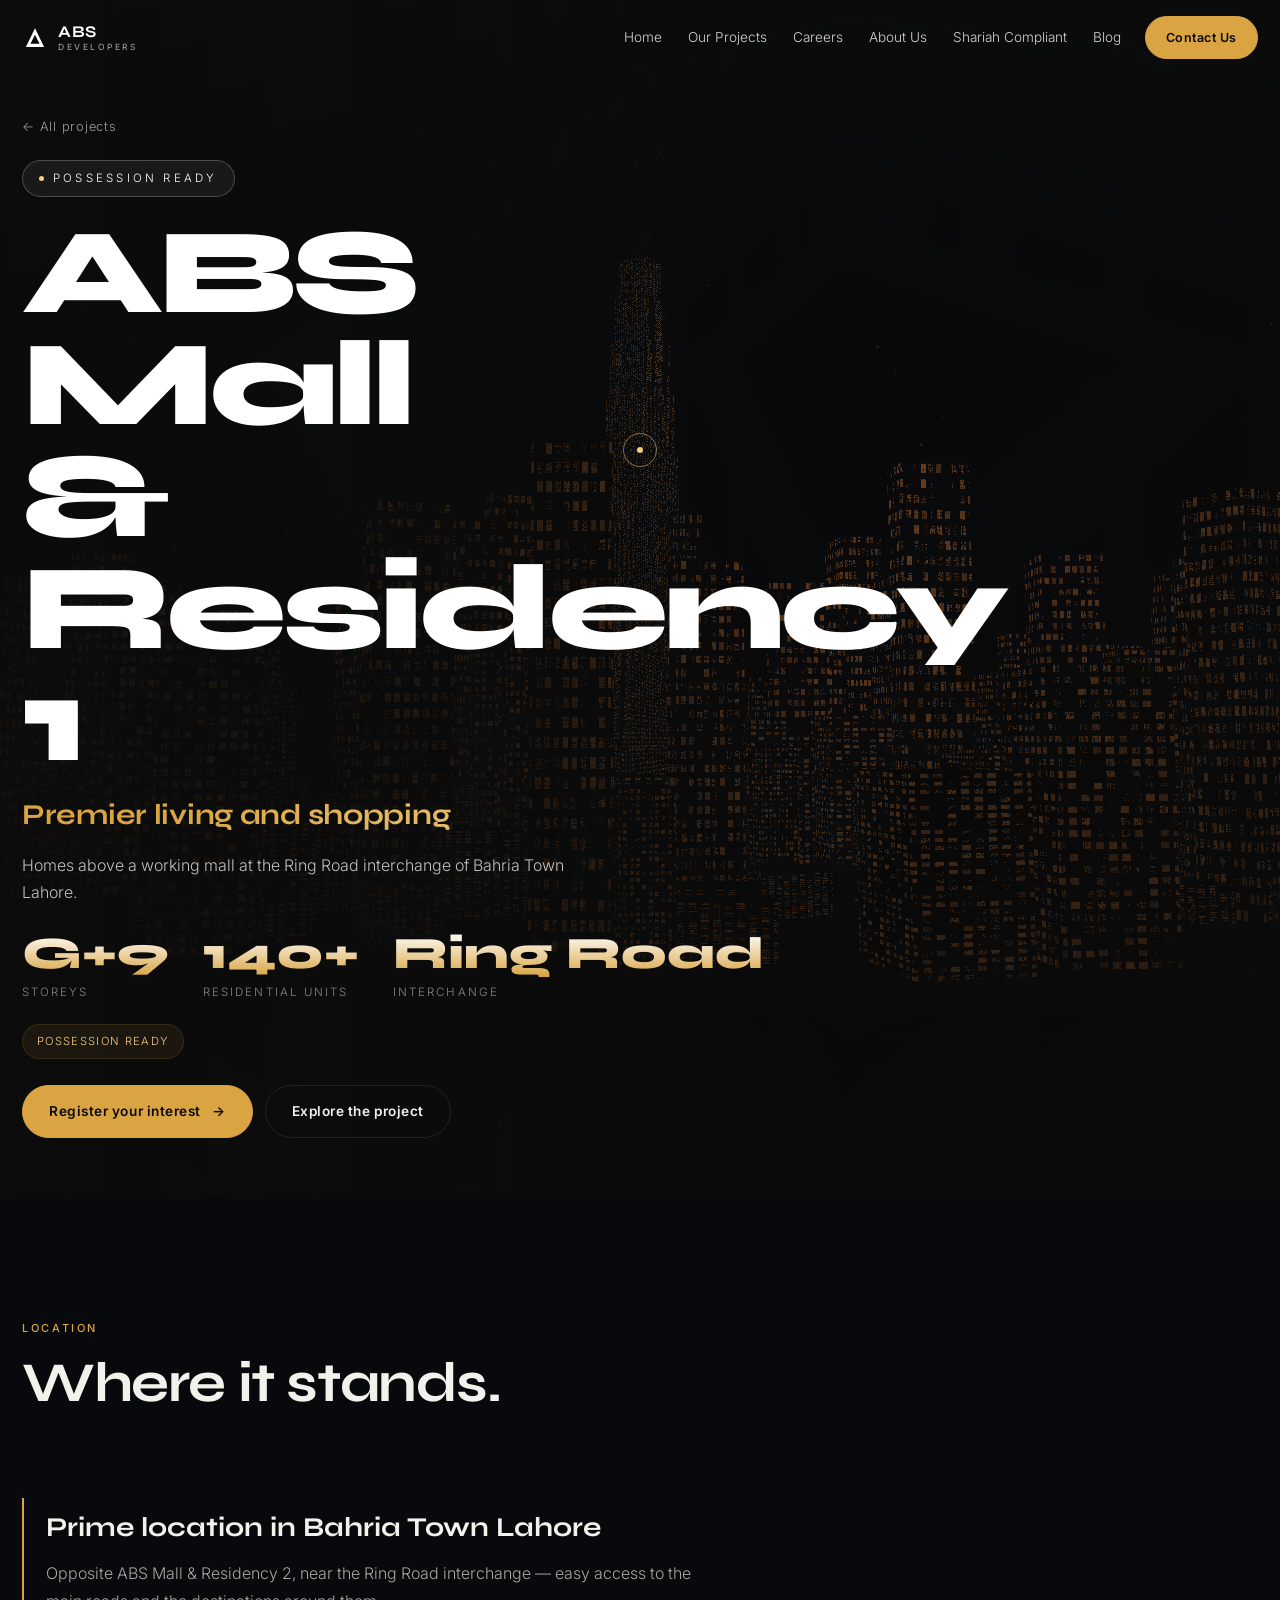
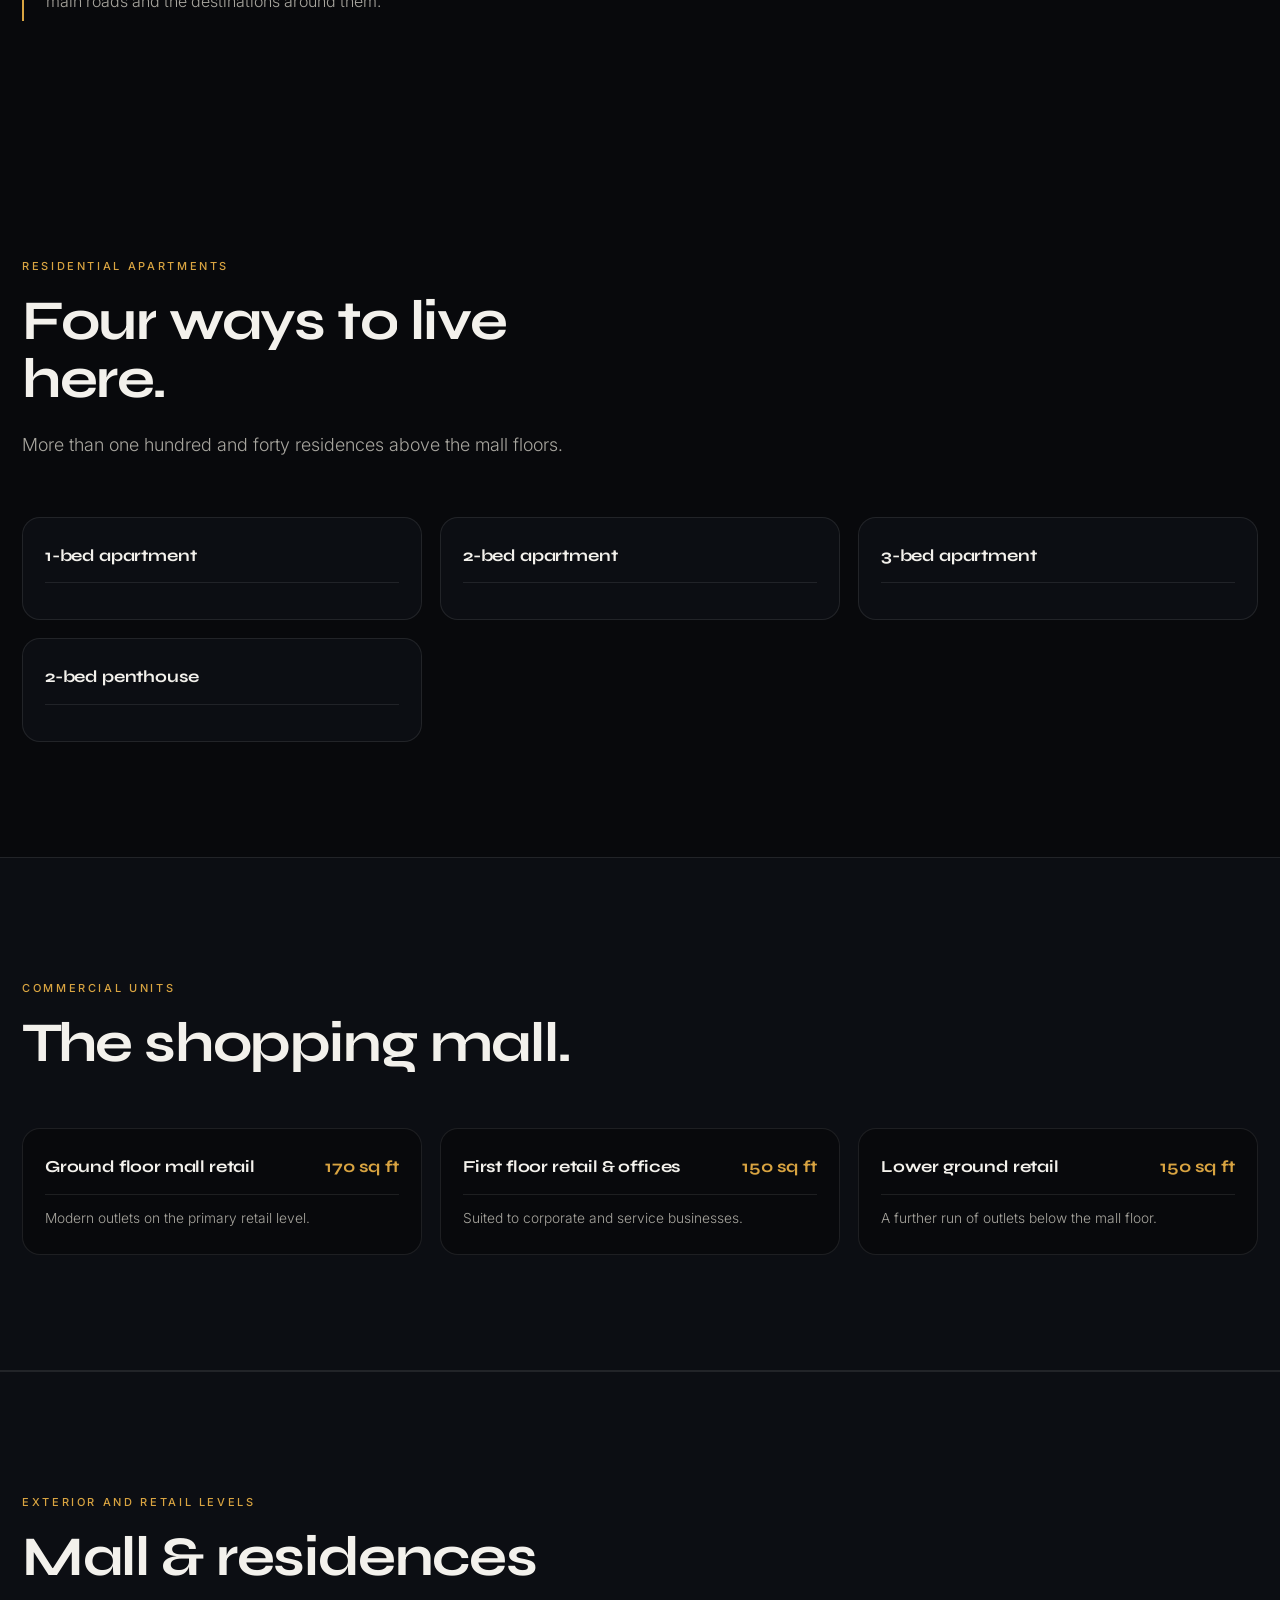
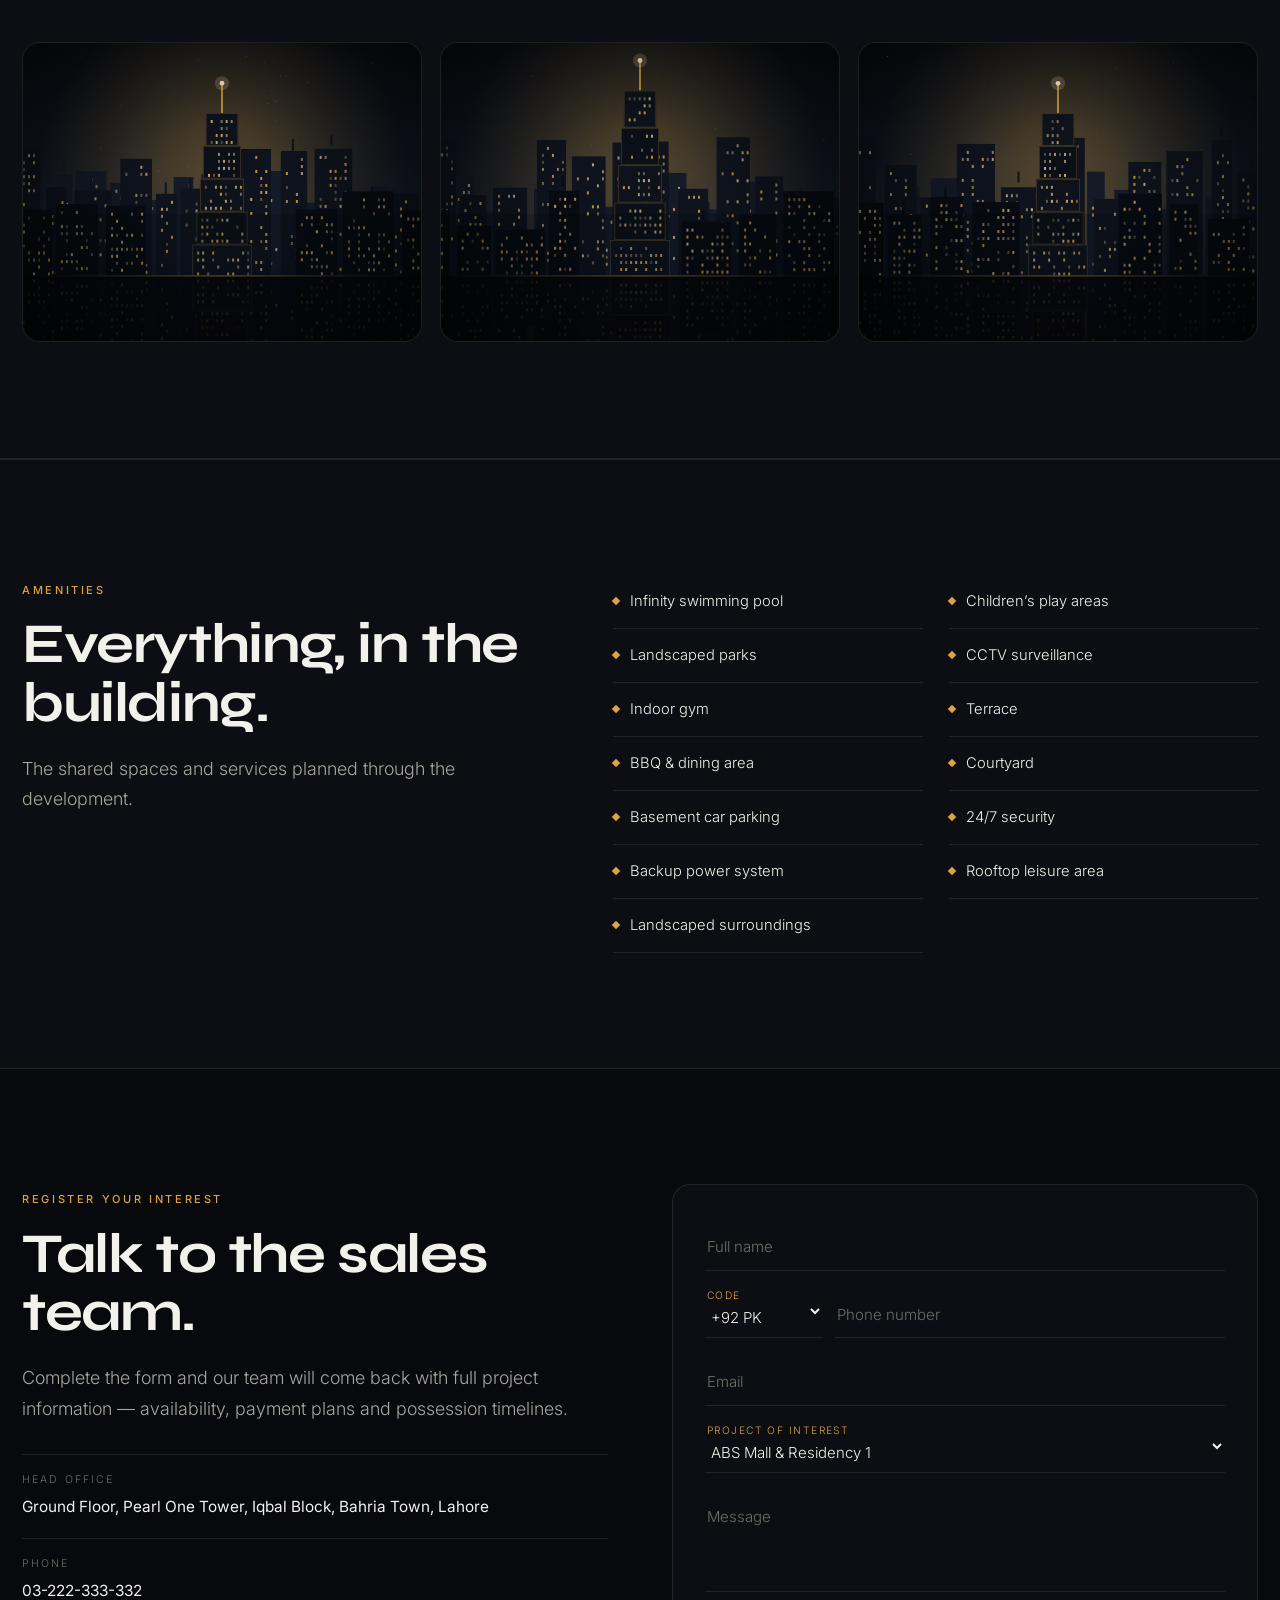
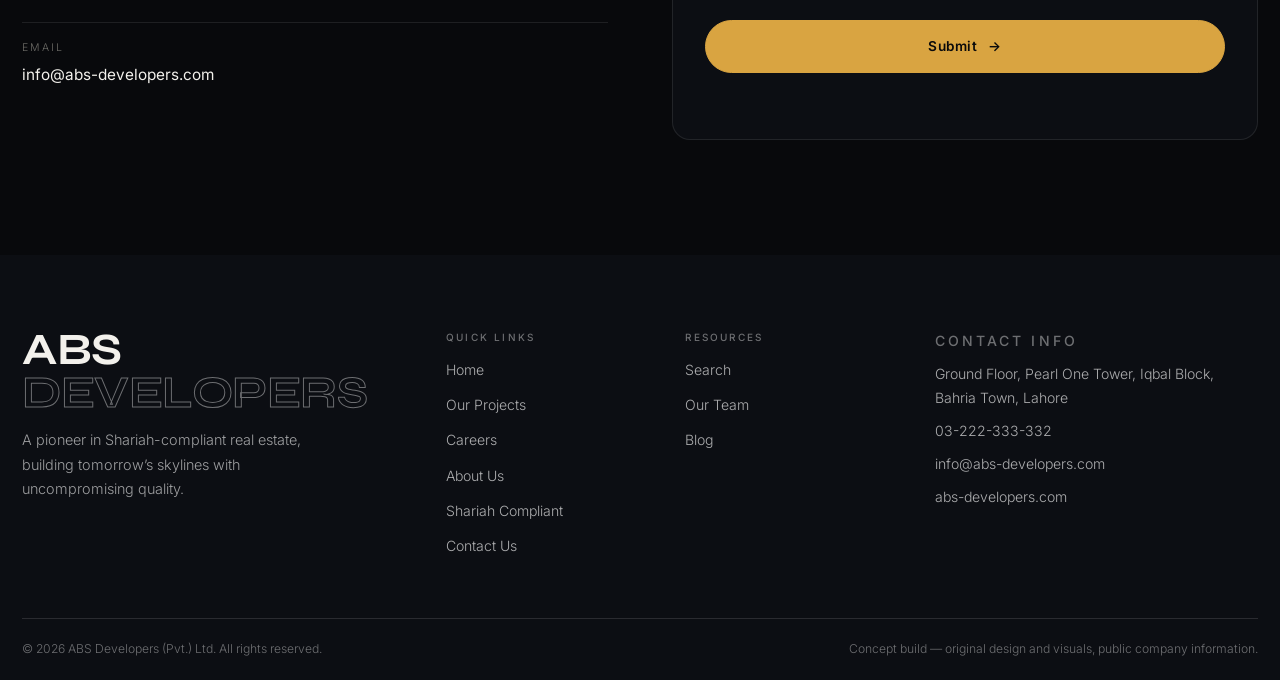
<file: mall-residency-1.html>
<!DOCTYPE html>
<html lang="en">
<head>
<meta charset="UTF-8" />
<meta name="viewport" content="width=device-width, initial-scale=1, viewport-fit=cover" />
<meta name="theme-color" content="#08090c" />
<title>ABS Mall & Residency — Premier Living & Shopping</title>
<meta name="description" content="ABS Mall & Residency 1 in Bahria Town Lahore — 140+ residences above a shopping mall at the Ring Road interchange. Possession ready." />
<link rel="preconnect" href="https://fonts.googleapis.com" />
<link rel="preconnect" href="https://fonts.gstatic.com" crossorigin />
<link href="https://fonts.googleapis.com/css2?family=Syne:wght@600;700;800&family=Inter:wght@300;400;500;600&display=swap" rel="stylesheet" />
<link rel="stylesheet" href="src/css/style.css" />
<link rel="icon" href="data:image/svg+xml,%3Csvg xmlns='http://www.w3.org/2000/svg' viewBox='0 0 32 32'%3E%3Crect width='32' height='32' fill='%23090a0d'/%3E%3Cpath d='M16 4 L26 28 H6 Z' fill='none' stroke='%23d9a441' stroke-width='2'/%3E%3C/svg%3E" />
<script type="importmap">
{ "imports": { "three": "./src/vendor/three.module.min.js" } }
</script>
</head>
<body data-project="mall-residency-1">

<div class="cursor" id="cursor"><span class="cursor__dot"></span><span class="cursor__ring"></span><span class="cursor__label"></span></div>
<div class="scroll-progress"><i id="scrollBar"></i></div>

<header class="nav is-stuck" id="nav">
  <a class="nav__brand" href="index.html" data-cursor="Home">
    <svg class="nav__logo" viewBox="0 0 40 40" aria-hidden="true"><polygon points="20,5 34,34 6,34"/><polygon class="o" points="20,15 27,29 13,29"/></svg>
    <span class="nav__brand-text">ABS<em>Developers</em></span>
  </a>
  <nav class="nav__links" id="navLinks" aria-label="Primary"></nav>
  <a class="btn btn--sm nav__cta" href="#interest" data-cursor="Talk">Contact Us</a>
  <button class="nav__burger" id="burger" aria-label="Menu" aria-expanded="false"><i></i><i></i></button>
</header>

<div class="menu" id="menu">
  <div class="menu__bg"></div>
  <div class="menu__grid">
    <ul class="menu__list" id="menuList"></ul>
    <div class="menu__meta">
      <p class="menu__label">Head Office</p>
      <p id="menuAddress"></p>
      <p class="menu__label">Enquiries</p>
      <p><a id="menuPhone" href="#"></a><br/><a id="menuEmail" href="#"></a></p>
    </div>
  </div>
</div>

<main>

<!-- ===== PROJECT HERO ===== -->
<section class="phero" id="top">
  <canvas id="cityCanvas" class="hero__canvas"></canvas>
  <div class="hero__veil"></div>
  <div class="wrap phero__inner">
    <a class="phero__back" href="index.html#projects" data-cursor="Back">← All projects</a>
    <p class="hero__eyebrow reveal-line"><i></i><span id="pEyebrow"></span></p>
    <h1 class="phero__title" id="pTitle"></h1>
    <p class="phero__tagline reveal-line" id="pTagline"></p>
    <p class="phero__stand reveal-line" id="pStand"></p>
    <div class="phero__specs" id="pSpecs"></div>
    <div class="phero__approvals" id="pApprovals"></div>
    <div class="hero__actions reveal-line">
      <a class="btn" href="#interest" data-cursor="Register">Register your interest<i class="btn__arrow">→</i></a>
      <a class="btn btn--ghost" href="#amenities" data-cursor="Look">Explore the project</a>
    </div>
    <p class="phero__market reveal-line" id="pMarket"></p>
  </div>
</section>

<!-- ===== LOCATION ===== -->
<section class="section travel" id="location" data-needs="#locTitle">
  <div class="wrap">
    <header class="sec-head">
      <p class="tag reveal">Location</p>
      <h2 class="h2 split" id="travelTitle">Where it stands.</h2>
    </header>
    <div class="travel__grid" id="travelGrid"></div>
    <div class="locnote reveal">
      <h3 id="locTitle"></h3>
      <p id="locText"></p>
    </div>
  </div>
</section>

<!-- ===== RESIDENTIAL ===== -->
<section class="section units" id="units" data-needs="#unitList">
  <div class="wrap">
    <header class="sec-head">
      <p class="tag reveal">Residential apartments</p>
      <h2 class="h2 split" id="unitsTitle">The residences.</h2>
      <p class="lede reveal" id="unitsNote"></p>
    </header>
    <div class="ugrid" id="unitList"></div>
  </div>
</section>

<!-- ===== COMMERCIAL ===== -->
<section class="section units units--alt" id="commercial" data-needs="#commercialList">
  <div class="wrap">
    <header class="sec-head">
      <p class="tag reveal">Commercial units</p>
      <h2 class="h2 split" id="commercialTitle">Retail and offices.</h2>
    </header>
    <div class="ugrid" id="commercialList"></div>
  </div>
</section>

<!-- ===== GALLERIES ===== -->
<section class="section pgallery" id="gallery" data-needs="#galleryHost">
  <div class="wrap" id="galleryHost"></div>
</section>

<!-- ===== LANDMARKS / FEATURES ===== -->
<section class="section landmarks" id="features" data-needs="#landmarkGrid">
  <div class="wrap">
    <header class="sec-head">
      <p class="tag reveal" id="landmarksTag">Features &amp; nearby landmarks</p>
      <h2 class="h2 split" id="landmarksTitle">What surrounds it.</h2>
    </header>
    <div class="lgrid" id="landmarkGrid"></div>
  </div>
</section>

<!-- ===== AMENITIES ===== -->
<section class="section amenities" id="amenities" data-needs="#amenList">
  <div class="wrap amen__grid">
    <div>
      <p class="tag reveal">Amenities</p>
      <h2 class="h2 split">Everything, in the building.</h2>
      <p class="lede reveal">The shared spaces and services planned through the development.</p>
    </div>
    <ul class="amen__list" id="amenList"></ul>
  </div>
</section>

<!-- ===== BOOKING ===== -->
<section class="section booking" id="booking" data-needs="#bookingSteps">
  <div class="wrap">
    <header class="sec-head">
      <p class="tag reveal">Booking</p>
      <h2 class="h2 split" id="bookingTitle">How to book.</h2>
      <p class="lede reveal" id="bookingNote"></p>
    </header>
    <ol class="bsteps" id="bookingSteps"></ol>
    <ul class="bcontacts" id="bookingContacts"></ul>
  </div>
</section>

<!-- ===== REGISTER INTEREST ===== -->
<section class="section interest" id="interest">
  <div class="wrap interest__grid">
    <div class="interest__left">
      <p class="tag reveal">Register Your Interest</p>
      <h2 class="h2 split">Talk to the sales team.</h2>
      <p class="lede reveal">Complete the form and our team will come back with full project information — availability, payment plans and possession timelines.</p>
      <ul class="contact__info">
        <li class="reveal"><span>Head Office</span><b id="cAddress"></b></li>
        <li class="reveal"><span>Phone</span><b><a id="cPhone" href="#"></a></b></li>
        <li class="reveal"><span>Email</span><b><a id="cEmail" href="#"></a></b></li>
      </ul>
    </div>
    <form class="form reveal" id="form" novalidate>
      <div class="field"><input id="fName" name="name" required placeholder=" " autocomplete="name" /><label for="fName">Full name</label></div>
      <div class="form__row">
        <div class="field field--code"><select id="fCode" name="code" aria-label="Country code"></select><label for="fCode" class="label--static">Code</label></div>
        <div class="field"><input id="fPhone" name="phone" required placeholder=" " inputmode="tel" autocomplete="tel" /><label for="fPhone">Phone number</label></div>
      </div>
      <div class="field"><input id="fEmail" type="email" name="email" required placeholder=" " autocomplete="email" /><label for="fEmail">Email</label></div>
      <div class="field"><select id="fProject" name="project"></select><label for="fProject" class="label--static">Project of interest</label></div>
      <div class="field"><textarea id="fMsg" name="message" rows="3" placeholder=" "></textarea><label for="fMsg">Message</label></div>
      <button class="btn btn--full" type="submit" data-cursor="Send">Submit<i class="btn__arrow">→</i></button>
      <p class="form__note" id="formNote" role="status"></p>
    </form>
  </div>
</section>

</main>

<footer class="footer">
  <div class="wrap footer__top">
    <div class="footer__brand">
      <h2 class="footer__mark">ABS<em>DEVELOPERS</em></h2>
      <p id="footerBlurb"></p>
    </div>
    <div class="footer__cols" id="footerCols"></div>
    <div class="footer__contact">
      <p class="menu__label">Contact Info</p>
      <p id="fAddress"></p>
      <p><a id="fPhoneLink" href="#"></a></p>
      <p><a id="fEmailLink" href="#"></a></p>
      <p><span id="fSite"></span></p>
    </div>
  </div>
  <div class="wrap footer__bottom">
    <p>© <span id="year"></span> ABS Developers (Pvt.) Ltd. All rights reserved.</p>
    <p class="footer__note">Concept build — original design and visuals, public company information.</p>
  </div>
</footer>

<script type="module" src="src/js/project.js"></script>
</body>
</html>
</file>
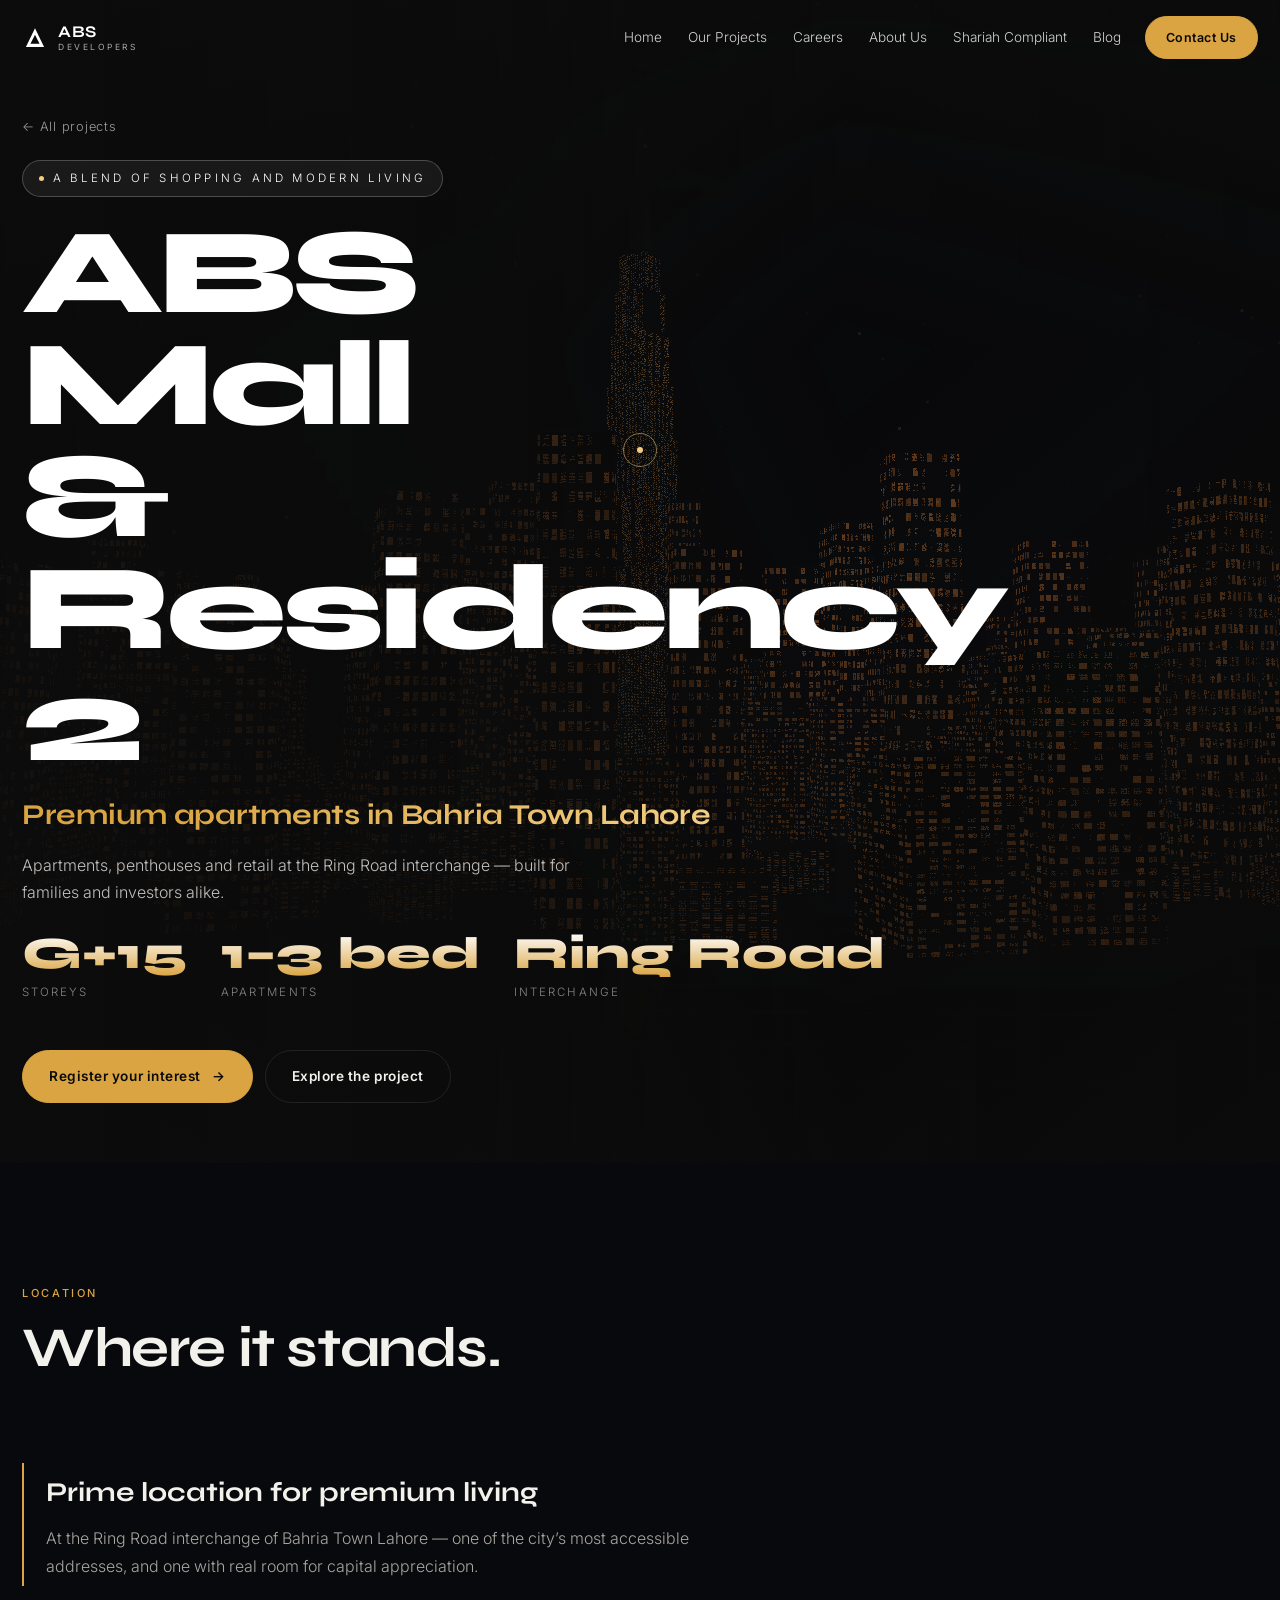
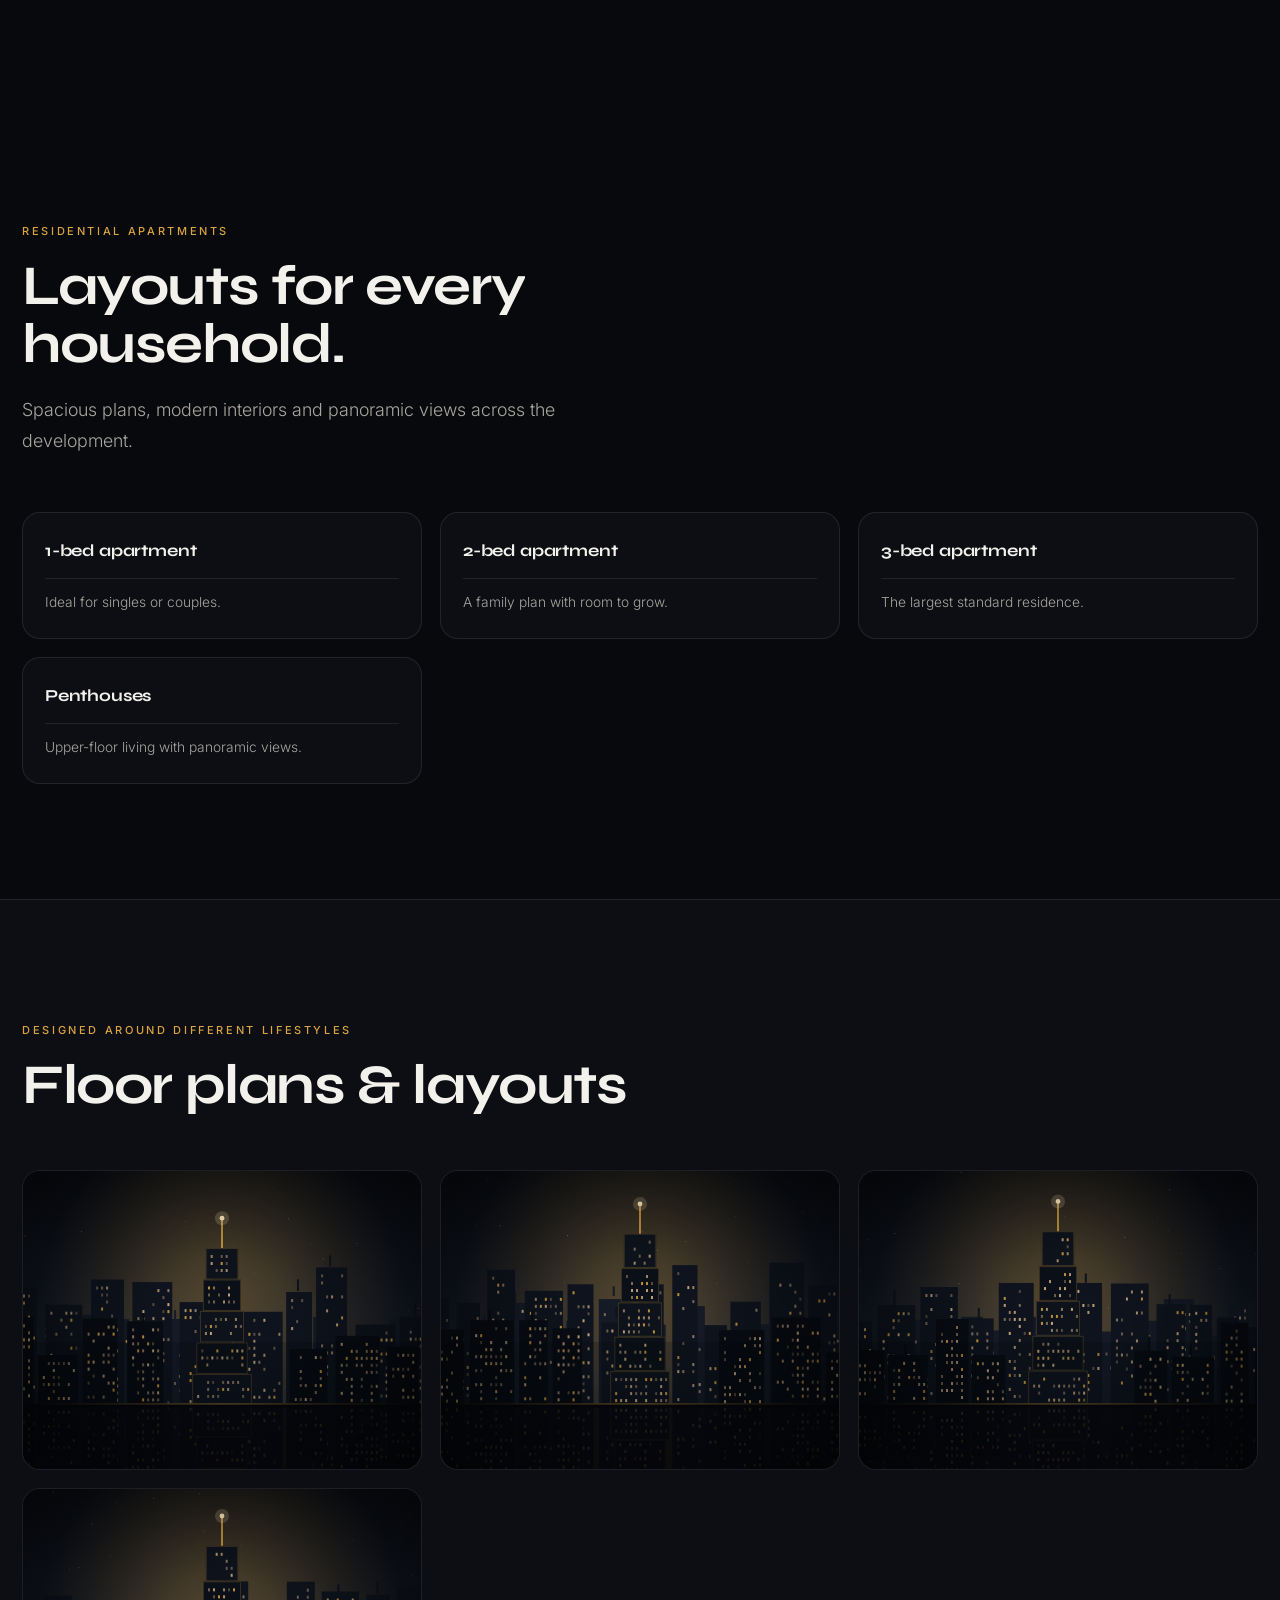
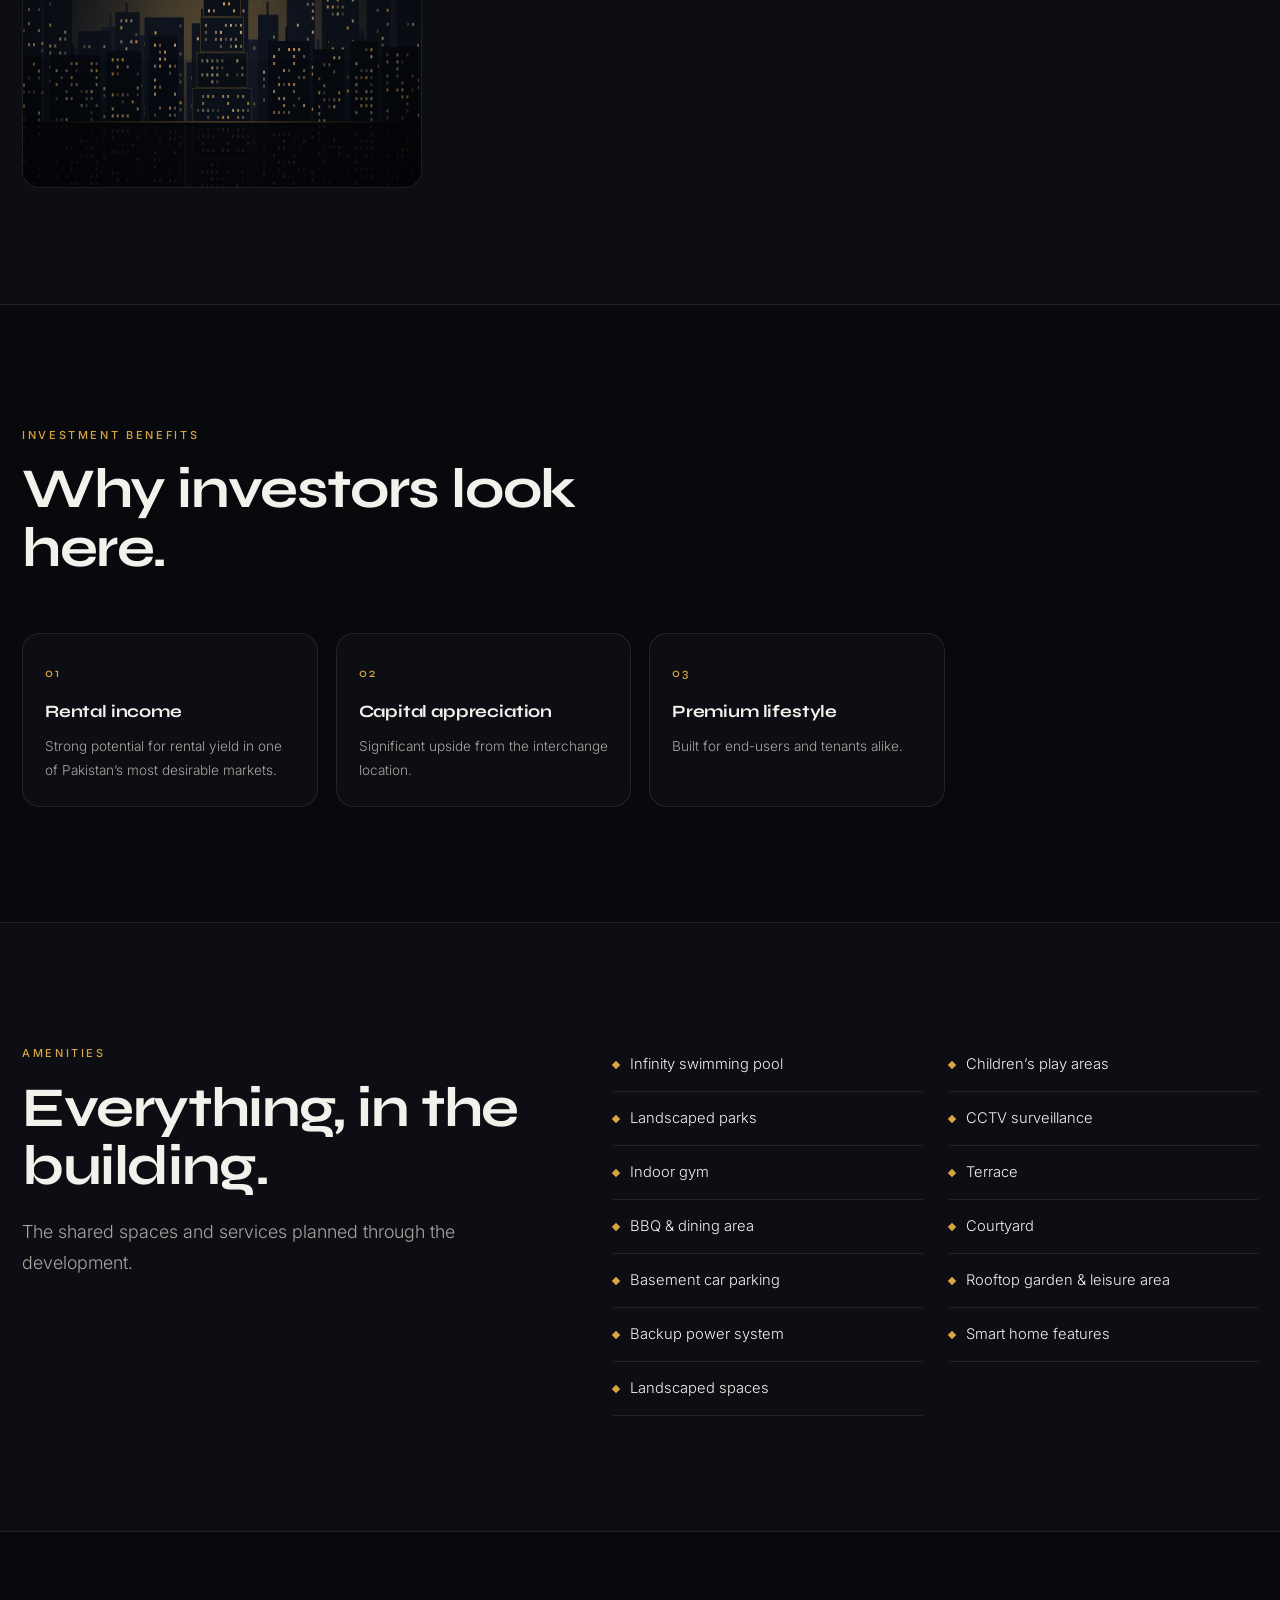
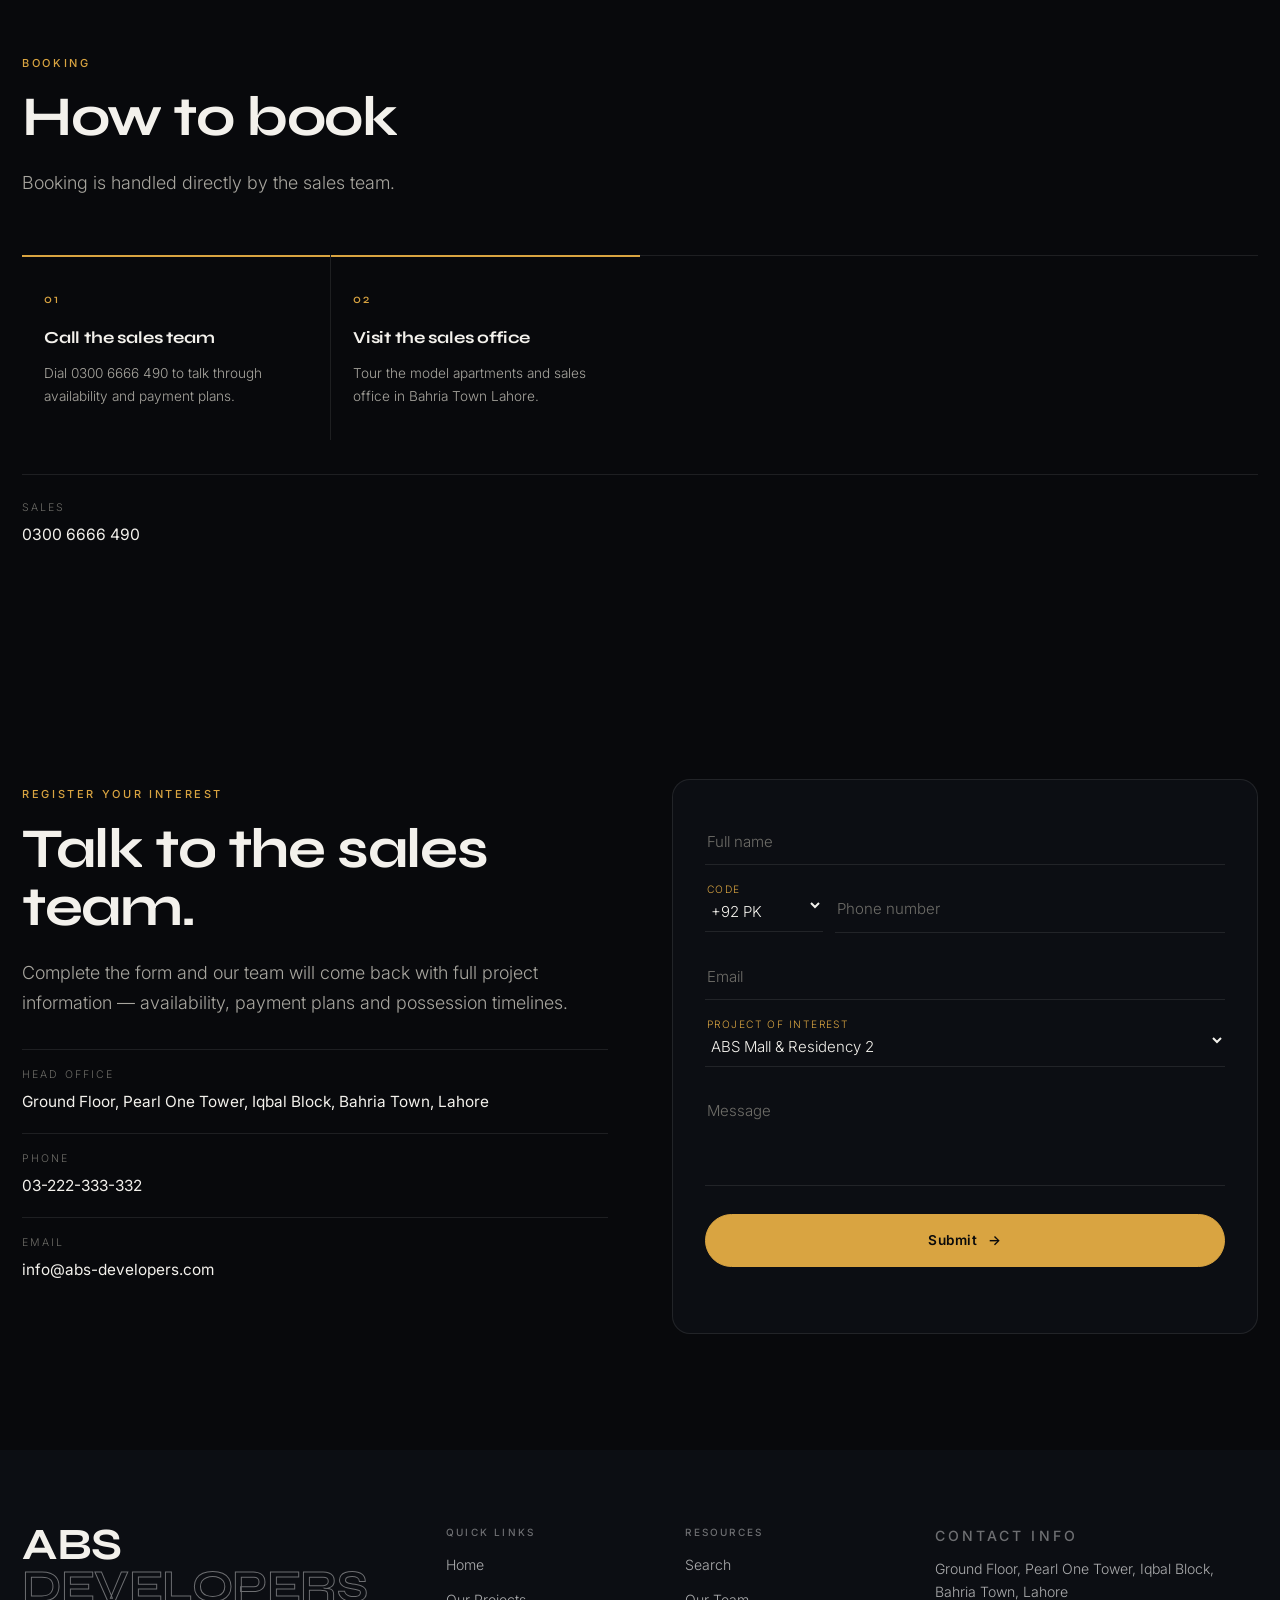
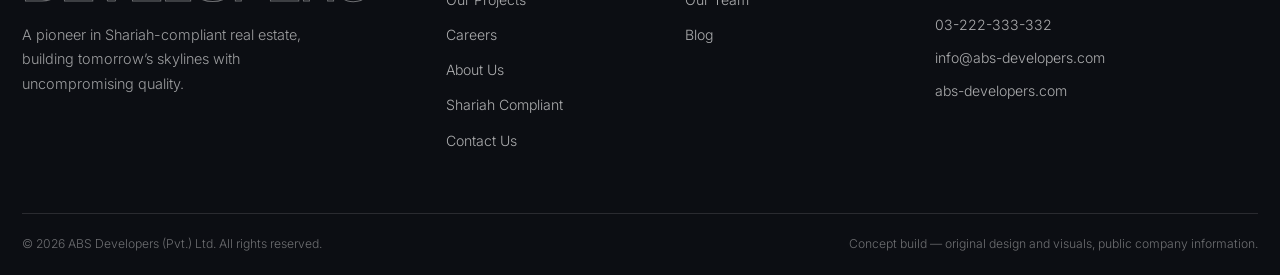
<file: mall-residency-2.html>
<!DOCTYPE html>
<html lang="en">
<head>
<meta charset="UTF-8" />
<meta name="viewport" content="width=device-width, initial-scale=1, viewport-fit=cover" />
<meta name="theme-color" content="#08090c" />
<title>ABS Mall & Residency 2 — Bahria Town Lahore</title>
<meta name="description" content="ABS Mall & Residency 2 offers 1, 2 and 3-bedroom apartments and retail units in Bahria Town Lahore, with a rooftop garden, gym and premium amenities." />
<link rel="preconnect" href="https://fonts.googleapis.com" />
<link rel="preconnect" href="https://fonts.gstatic.com" crossorigin />
<link href="https://fonts.googleapis.com/css2?family=Syne:wght@600;700;800&family=Inter:wght@300;400;500;600&display=swap" rel="stylesheet" />
<link rel="stylesheet" href="src/css/style.css" />
<link rel="icon" href="data:image/svg+xml,%3Csvg xmlns='http://www.w3.org/2000/svg' viewBox='0 0 32 32'%3E%3Crect width='32' height='32' fill='%23090a0d'/%3E%3Cpath d='M16 4 L26 28 H6 Z' fill='none' stroke='%23d9a441' stroke-width='2'/%3E%3C/svg%3E" />
<script type="importmap">
{ "imports": { "three": "./src/vendor/three.module.min.js" } }
</script>
</head>
<body data-project="mall-residency-2">

<div class="cursor" id="cursor"><span class="cursor__dot"></span><span class="cursor__ring"></span><span class="cursor__label"></span></div>
<div class="scroll-progress"><i id="scrollBar"></i></div>

<header class="nav is-stuck" id="nav">
  <a class="nav__brand" href="index.html" data-cursor="Home">
    <svg class="nav__logo" viewBox="0 0 40 40" aria-hidden="true"><polygon points="20,5 34,34 6,34"/><polygon class="o" points="20,15 27,29 13,29"/></svg>
    <span class="nav__brand-text">ABS<em>Developers</em></span>
  </a>
  <nav class="nav__links" id="navLinks" aria-label="Primary"></nav>
  <a class="btn btn--sm nav__cta" href="#interest" data-cursor="Talk">Contact Us</a>
  <button class="nav__burger" id="burger" aria-label="Menu" aria-expanded="false"><i></i><i></i></button>
</header>

<div class="menu" id="menu">
  <div class="menu__bg"></div>
  <div class="menu__grid">
    <ul class="menu__list" id="menuList"></ul>
    <div class="menu__meta">
      <p class="menu__label">Head Office</p>
      <p id="menuAddress"></p>
      <p class="menu__label">Enquiries</p>
      <p><a id="menuPhone" href="#"></a><br/><a id="menuEmail" href="#"></a></p>
    </div>
  </div>
</div>

<main>

<!-- ===== PROJECT HERO ===== -->
<section class="phero" id="top">
  <canvas id="cityCanvas" class="hero__canvas"></canvas>
  <div class="hero__veil"></div>
  <div class="wrap phero__inner">
    <a class="phero__back" href="index.html#projects" data-cursor="Back">← All projects</a>
    <p class="hero__eyebrow reveal-line"><i></i><span id="pEyebrow"></span></p>
    <h1 class="phero__title" id="pTitle"></h1>
    <p class="phero__tagline reveal-line" id="pTagline"></p>
    <p class="phero__stand reveal-line" id="pStand"></p>
    <div class="phero__specs" id="pSpecs"></div>
    <div class="phero__approvals" id="pApprovals"></div>
    <div class="hero__actions reveal-line">
      <a class="btn" href="#interest" data-cursor="Register">Register your interest<i class="btn__arrow">→</i></a>
      <a class="btn btn--ghost" href="#amenities" data-cursor="Look">Explore the project</a>
    </div>
    <p class="phero__market reveal-line" id="pMarket"></p>
  </div>
</section>

<!-- ===== LOCATION ===== -->
<section class="section travel" id="location" data-needs="#locTitle">
  <div class="wrap">
    <header class="sec-head">
      <p class="tag reveal">Location</p>
      <h2 class="h2 split" id="travelTitle">Where it stands.</h2>
    </header>
    <div class="travel__grid" id="travelGrid"></div>
    <div class="locnote reveal">
      <h3 id="locTitle"></h3>
      <p id="locText"></p>
    </div>
  </div>
</section>

<!-- ===== RESIDENTIAL ===== -->
<section class="section units" id="units" data-needs="#unitList">
  <div class="wrap">
    <header class="sec-head">
      <p class="tag reveal">Residential apartments</p>
      <h2 class="h2 split" id="unitsTitle">The residences.</h2>
      <p class="lede reveal" id="unitsNote"></p>
    </header>
    <div class="ugrid" id="unitList"></div>
  </div>
</section>

<!-- ===== COMMERCIAL ===== -->
<section class="section units units--alt" id="commercial" data-needs="#commercialList">
  <div class="wrap">
    <header class="sec-head">
      <p class="tag reveal">Commercial units</p>
      <h2 class="h2 split" id="commercialTitle">Retail and offices.</h2>
    </header>
    <div class="ugrid" id="commercialList"></div>
  </div>
</section>

<!-- ===== GALLERIES ===== -->
<section class="section pgallery" id="gallery" data-needs="#galleryHost">
  <div class="wrap" id="galleryHost"></div>
</section>

<!-- ===== LANDMARKS / FEATURES ===== -->
<section class="section landmarks" id="features" data-needs="#landmarkGrid">
  <div class="wrap">
    <header class="sec-head">
      <p class="tag reveal" id="landmarksTag">Features &amp; nearby landmarks</p>
      <h2 class="h2 split" id="landmarksTitle">What surrounds it.</h2>
    </header>
    <div class="lgrid" id="landmarkGrid"></div>
  </div>
</section>

<!-- ===== AMENITIES ===== -->
<section class="section amenities" id="amenities" data-needs="#amenList">
  <div class="wrap amen__grid">
    <div>
      <p class="tag reveal">Amenities</p>
      <h2 class="h2 split">Everything, in the building.</h2>
      <p class="lede reveal">The shared spaces and services planned through the development.</p>
    </div>
    <ul class="amen__list" id="amenList"></ul>
  </div>
</section>

<!-- ===== BOOKING ===== -->
<section class="section booking" id="booking" data-needs="#bookingSteps">
  <div class="wrap">
    <header class="sec-head">
      <p class="tag reveal">Booking</p>
      <h2 class="h2 split" id="bookingTitle">How to book.</h2>
      <p class="lede reveal" id="bookingNote"></p>
    </header>
    <ol class="bsteps" id="bookingSteps"></ol>
    <ul class="bcontacts" id="bookingContacts"></ul>
  </div>
</section>

<!-- ===== REGISTER INTEREST ===== -->
<section class="section interest" id="interest">
  <div class="wrap interest__grid">
    <div class="interest__left">
      <p class="tag reveal">Register Your Interest</p>
      <h2 class="h2 split">Talk to the sales team.</h2>
      <p class="lede reveal">Complete the form and our team will come back with full project information — availability, payment plans and possession timelines.</p>
      <ul class="contact__info">
        <li class="reveal"><span>Head Office</span><b id="cAddress"></b></li>
        <li class="reveal"><span>Phone</span><b><a id="cPhone" href="#"></a></b></li>
        <li class="reveal"><span>Email</span><b><a id="cEmail" href="#"></a></b></li>
      </ul>
    </div>
    <form class="form reveal" id="form" novalidate>
      <div class="field"><input id="fName" name="name" required placeholder=" " autocomplete="name" /><label for="fName">Full name</label></div>
      <div class="form__row">
        <div class="field field--code"><select id="fCode" name="code" aria-label="Country code"></select><label for="fCode" class="label--static">Code</label></div>
        <div class="field"><input id="fPhone" name="phone" required placeholder=" " inputmode="tel" autocomplete="tel" /><label for="fPhone">Phone number</label></div>
      </div>
      <div class="field"><input id="fEmail" type="email" name="email" required placeholder=" " autocomplete="email" /><label for="fEmail">Email</label></div>
      <div class="field"><select id="fProject" name="project"></select><label for="fProject" class="label--static">Project of interest</label></div>
      <div class="field"><textarea id="fMsg" name="message" rows="3" placeholder=" "></textarea><label for="fMsg">Message</label></div>
      <button class="btn btn--full" type="submit" data-cursor="Send">Submit<i class="btn__arrow">→</i></button>
      <p class="form__note" id="formNote" role="status"></p>
    </form>
  </div>
</section>

</main>

<footer class="footer">
  <div class="wrap footer__top">
    <div class="footer__brand">
      <h2 class="footer__mark">ABS<em>DEVELOPERS</em></h2>
      <p id="footerBlurb"></p>
    </div>
    <div class="footer__cols" id="footerCols"></div>
    <div class="footer__contact">
      <p class="menu__label">Contact Info</p>
      <p id="fAddress"></p>
      <p><a id="fPhoneLink" href="#"></a></p>
      <p><a id="fEmailLink" href="#"></a></p>
      <p><span id="fSite"></span></p>
    </div>
  </div>
  <div class="wrap footer__bottom">
    <p>© <span id="year"></span> ABS Developers (Pvt.) Ltd. All rights reserved.</p>
    <p class="footer__note">Concept build — original design and visuals, public company information.</p>
  </div>
</footer>

<script type="module" src="src/js/project.js"></script>
</body>
</html>
</file>
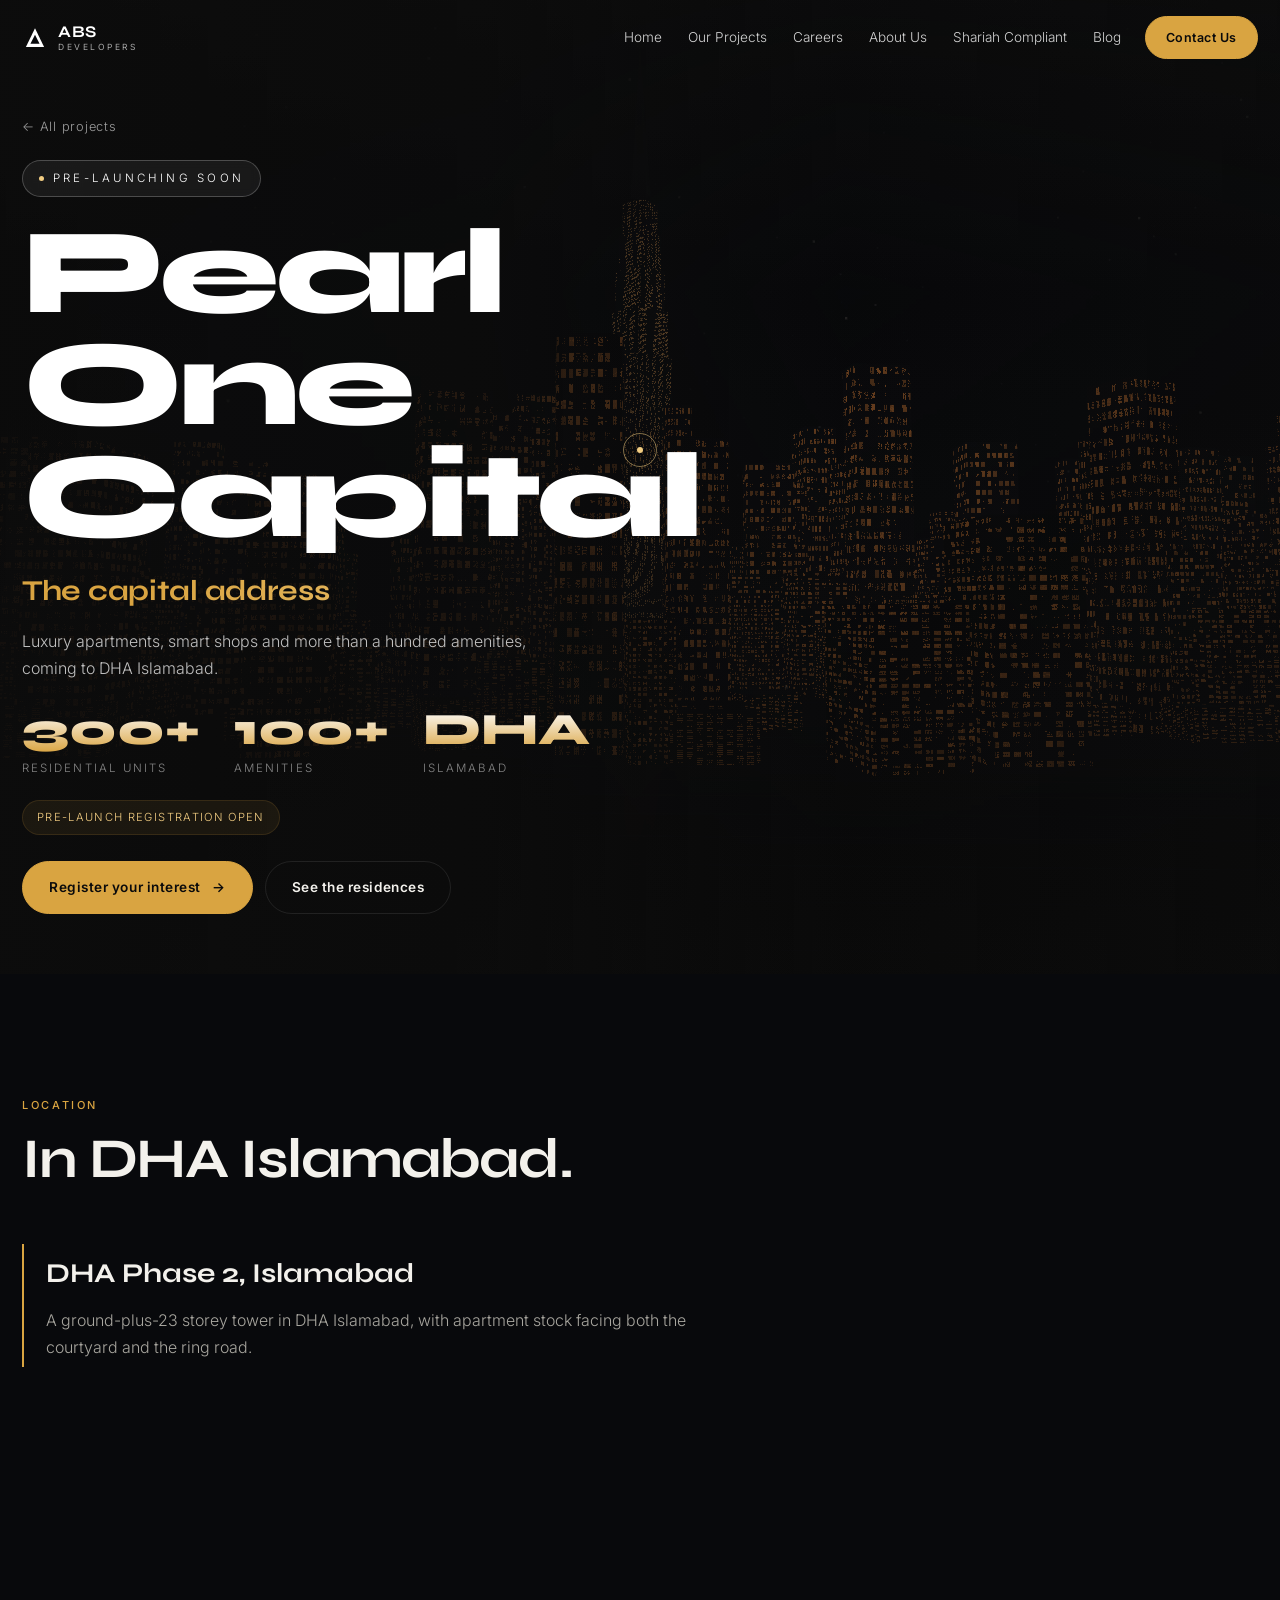
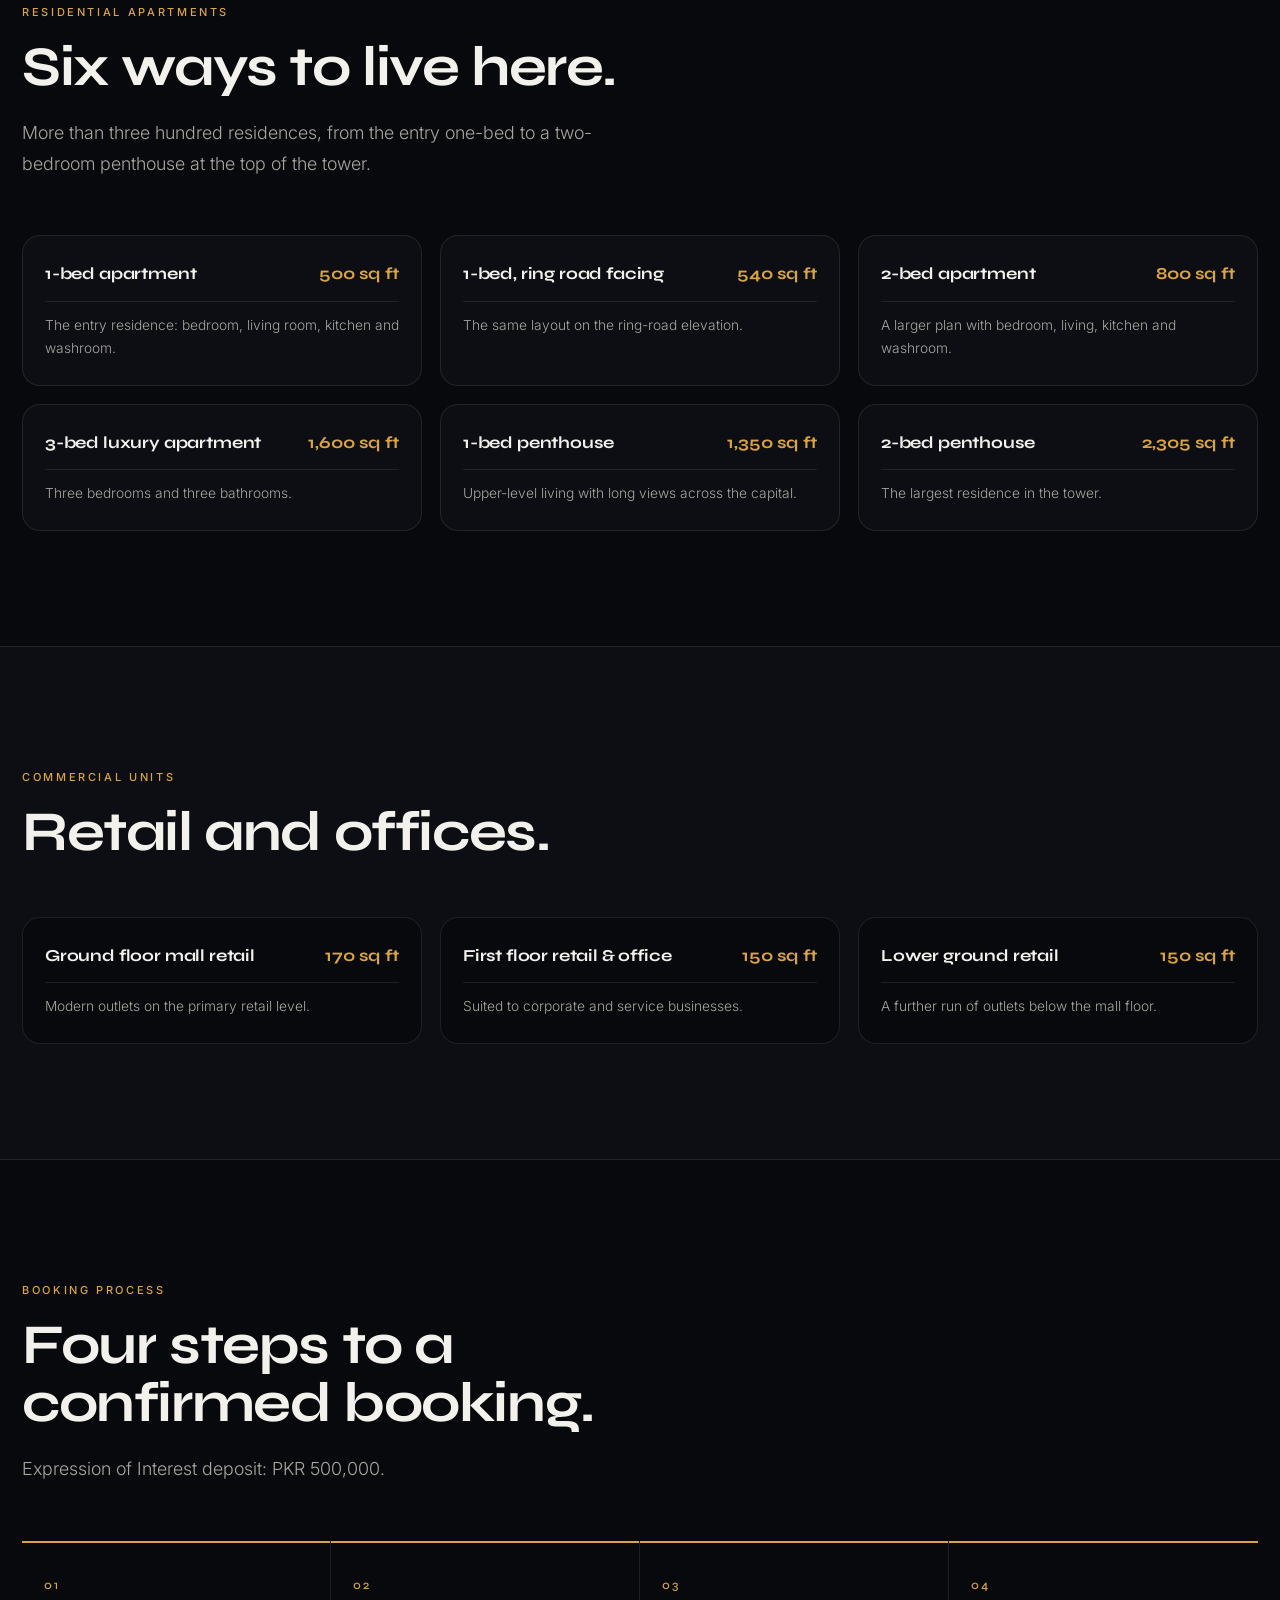
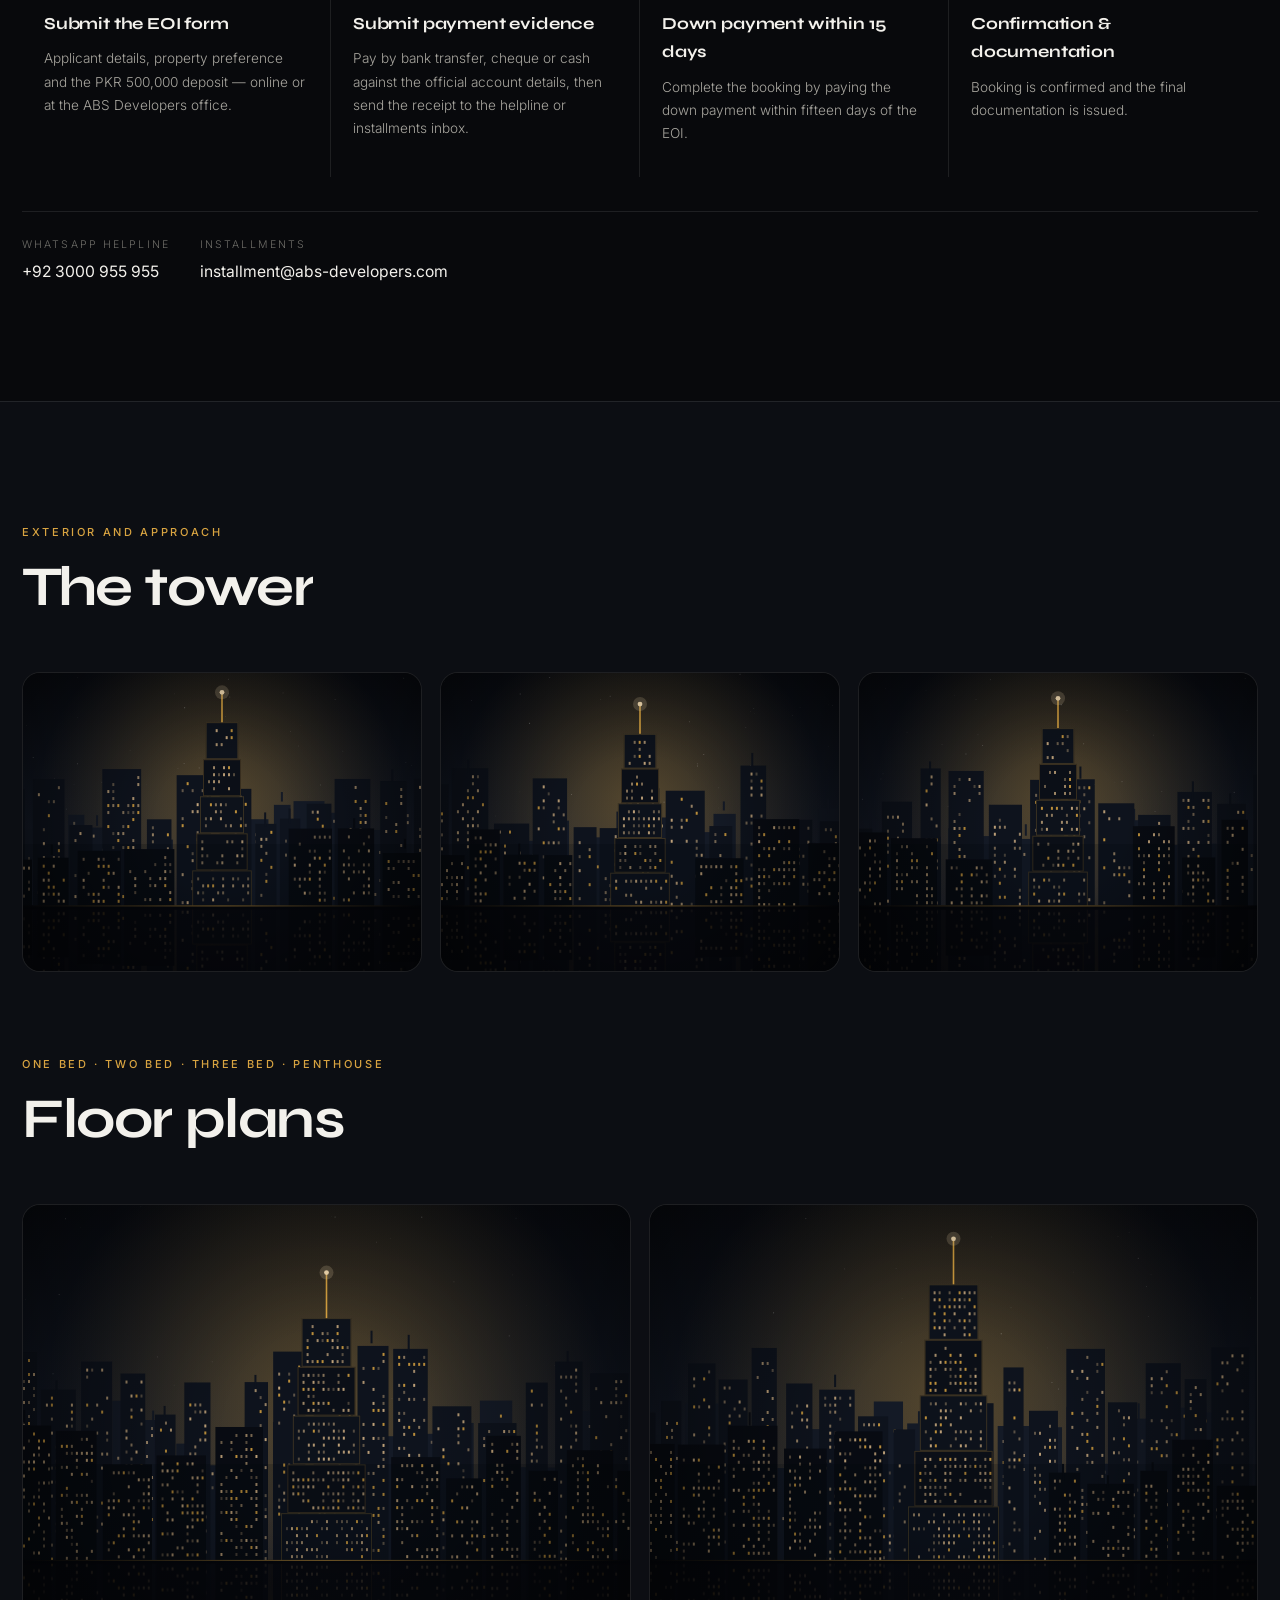
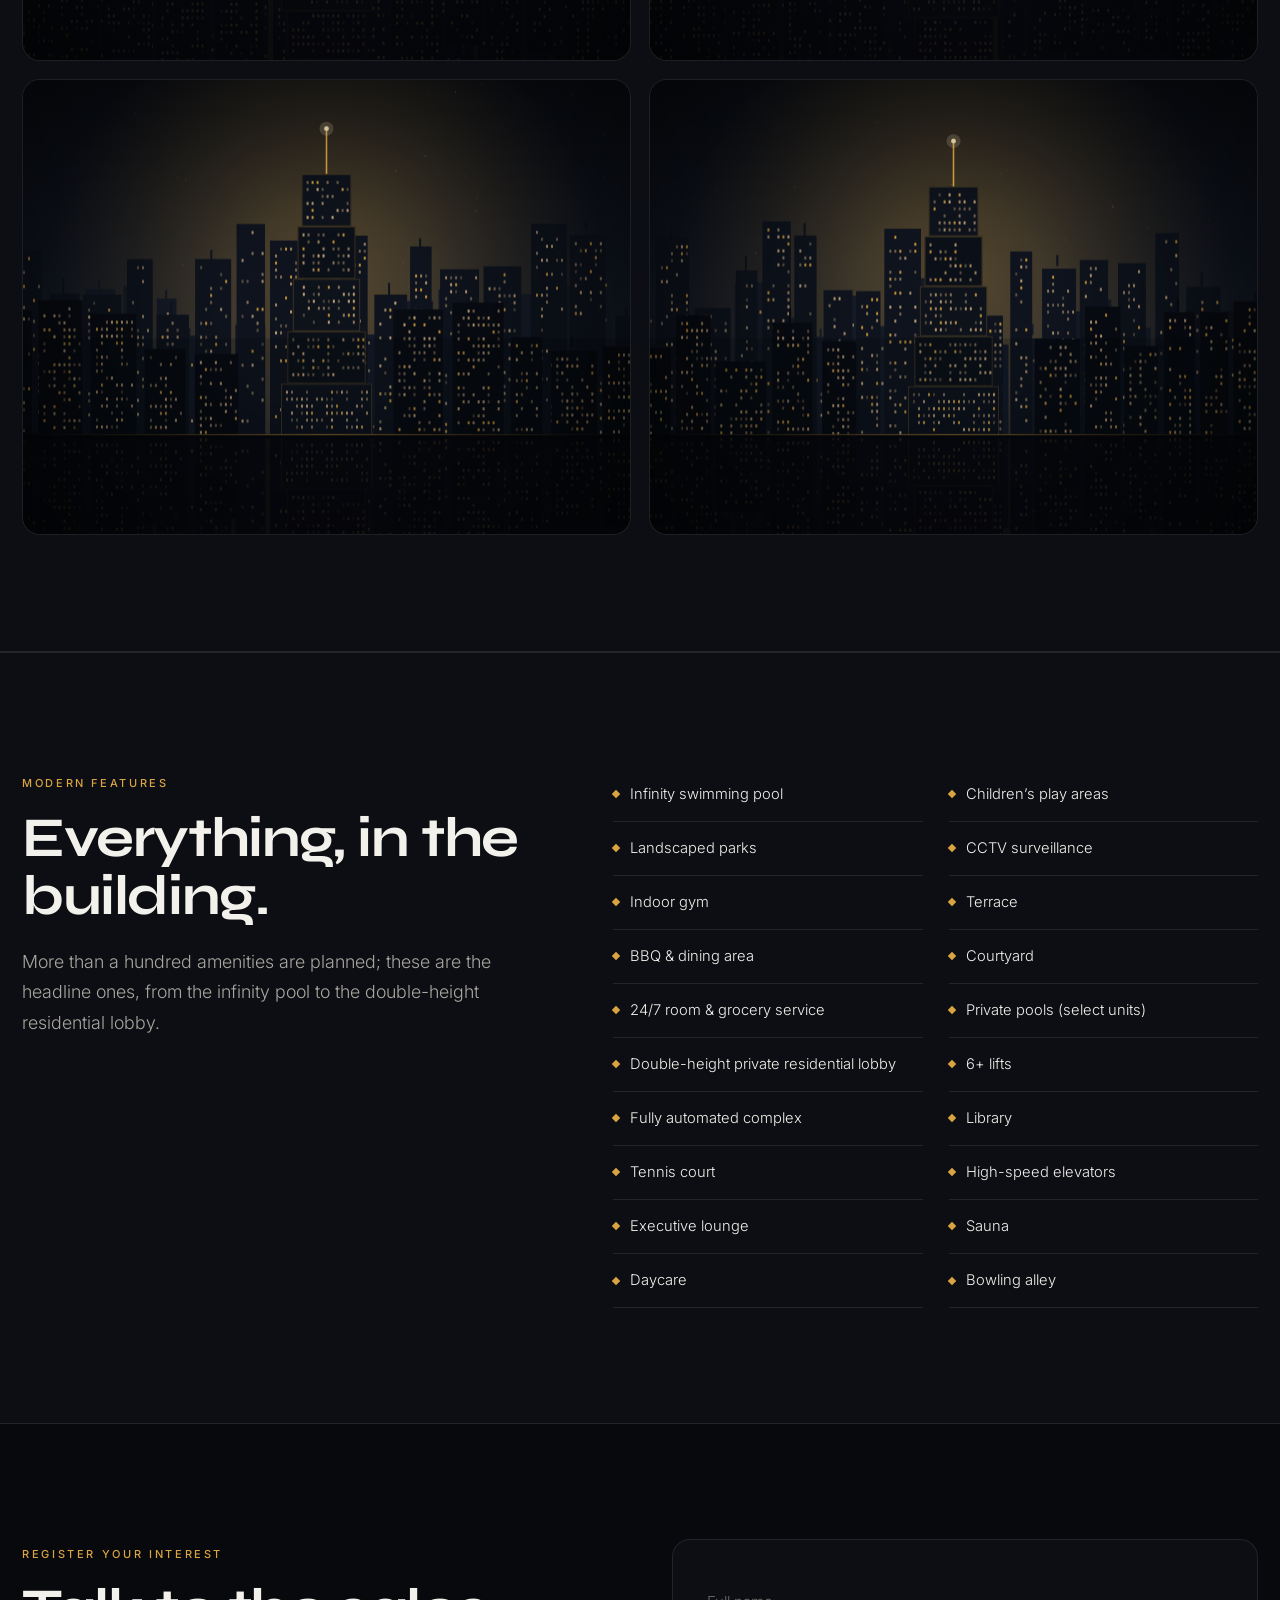
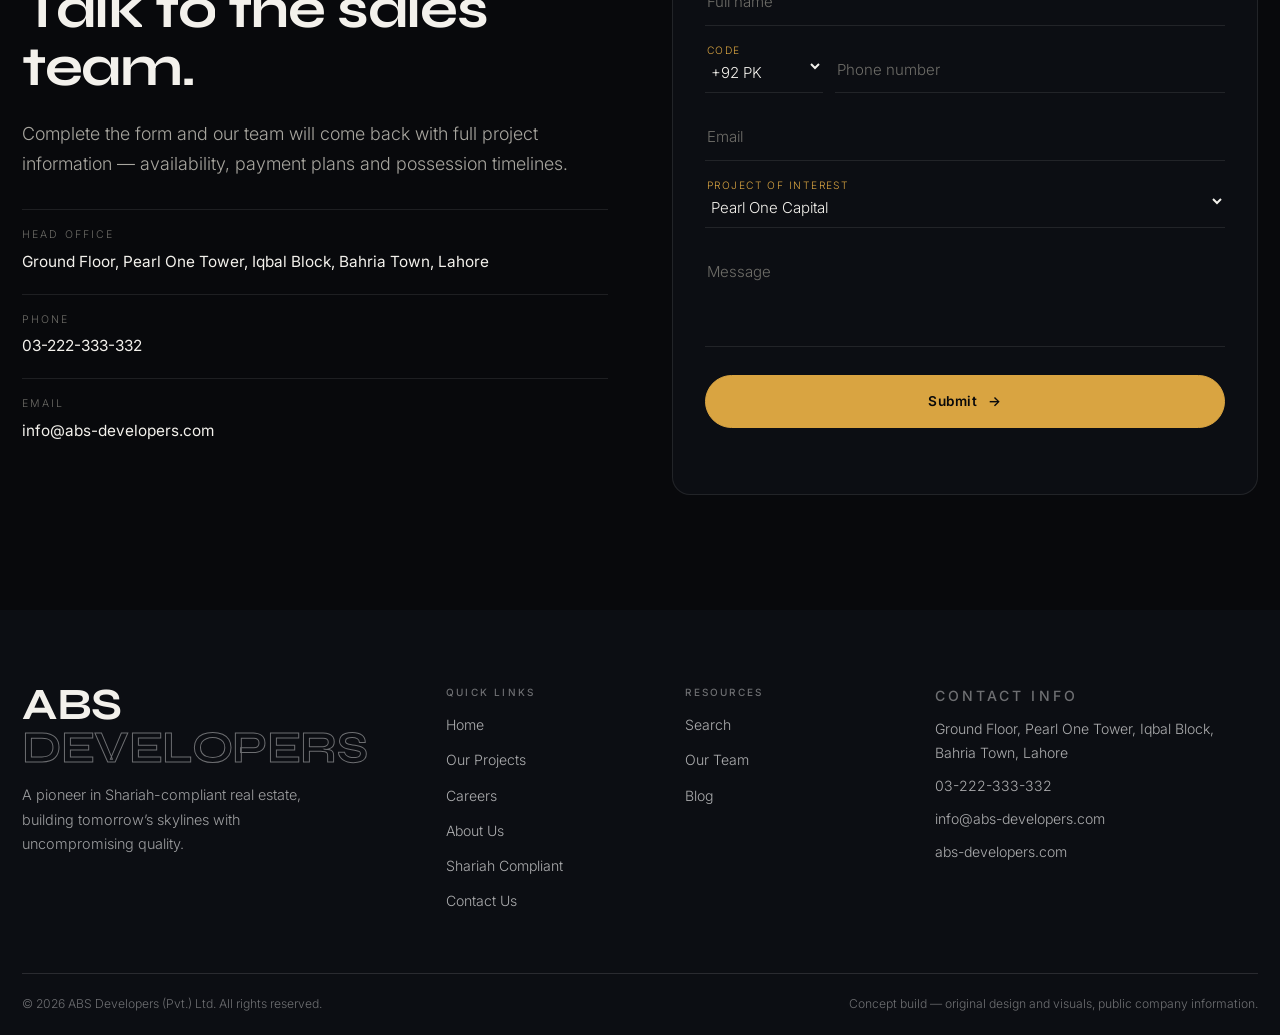
<file: pearl-one-capital.html>
<!DOCTYPE html>
<html lang="en">
<head>
<meta charset="UTF-8" />
<meta name="viewport" content="width=device-width, initial-scale=1, viewport-fit=cover" />
<meta name="theme-color" content="#08090c" />
<title>Pearl One Capital — Pre-Launching Soon in DHA Islamabad</title>
<meta name="description" content="Pearl One Capital is coming to DHA Islamabad — 300+ luxury residences, smart retail units and more than a hundred amenities. Pre-launch registration open." />
<link rel="preconnect" href="https://fonts.googleapis.com" />
<link rel="preconnect" href="https://fonts.gstatic.com" crossorigin />
<link href="https://fonts.googleapis.com/css2?family=Syne:wght@600;700;800&family=Inter:wght@300;400;500;600&display=swap" rel="stylesheet" />
<link rel="stylesheet" href="src/css/style.css" />
<link rel="icon" href="data:image/svg+xml,%3Csvg xmlns='http://www.w3.org/2000/svg' viewBox='0 0 32 32'%3E%3Crect width='32' height='32' fill='%23090a0d'/%3E%3Cpath d='M16 4 L26 28 H6 Z' fill='none' stroke='%23d9a441' stroke-width='2'/%3E%3C/svg%3E" />
<script type="importmap">
{ "imports": { "three": "./src/vendor/three.module.min.js" } }
</script>
</head>
<body data-project="pearl-one-capital">

<div class="cursor" id="cursor"><span class="cursor__dot"></span><span class="cursor__ring"></span><span class="cursor__label"></span></div>
<div class="scroll-progress"><i id="scrollBar"></i></div>

<header class="nav is-stuck" id="nav">
  <a class="nav__brand" href="index.html" data-cursor="Home">
    <svg class="nav__logo" viewBox="0 0 40 40" aria-hidden="true"><polygon points="20,5 34,34 6,34"/><polygon class="o" points="20,15 27,29 13,29"/></svg>
    <span class="nav__brand-text">ABS<em>Developers</em></span>
  </a>
  <nav class="nav__links" id="navLinks" aria-label="Primary"></nav>
  <a class="btn btn--sm nav__cta" href="#interest" data-cursor="Talk">Contact Us</a>
  <button class="nav__burger" id="burger" aria-label="Menu" aria-expanded="false"><i></i><i></i></button>
</header>

<div class="menu" id="menu">
  <div class="menu__bg"></div>
  <div class="menu__grid">
    <ul class="menu__list" id="menuList"></ul>
    <div class="menu__meta">
      <p class="menu__label">Head Office</p>
      <p id="menuAddress"></p>
      <p class="menu__label">Enquiries</p>
      <p><a id="menuPhone" href="#"></a><br/><a id="menuEmail" href="#"></a></p>
    </div>
  </div>
</div>

<main>

<!-- ===== PROJECT HERO ===== -->
<section class="phero" id="top">
  <canvas id="cityCanvas" class="hero__canvas"></canvas>
  <div class="hero__veil"></div>
  <div class="wrap phero__inner">
    <a class="phero__back" href="index.html#projects" data-cursor="Back">← All projects</a>
    <p class="hero__eyebrow reveal-line"><i></i><span id="pEyebrow"></span></p>
    <h1 class="phero__title" id="pTitle"></h1>
    <p class="phero__tagline reveal-line" id="pTagline"></p>
    <p class="phero__stand reveal-line" id="pStand"></p>
    <div class="phero__specs" id="pSpecs"></div>
    <div class="phero__approvals" id="pApprovals"></div>
    <div class="hero__actions reveal-line">
      <a class="btn" href="#interest" data-cursor="Register">Register your interest<i class="btn__arrow">→</i></a>
      <a class="btn btn--ghost" href="#units" data-cursor="Look">See the residences</a>
    </div>
    <p class="phero__market reveal-line" id="pMarket"></p>
  </div>
</section>

<!-- ===== LOCATION ===== -->
<section class="section travel" id="location">
  <div class="wrap">
    <header class="sec-head">
      <p class="tag reveal">Location</p>
      <h2 class="h2 split">In DHA Islamabad.</h2>
    </header>
    <div class="locnote reveal">
      <h3 id="locTitle"></h3>
      <p id="locText"></p>
    </div>
  </div>
</section>

<!-- ===== RESIDENTIAL MIX ===== -->
<section class="section units" id="units">
  <div class="wrap">
    <header class="sec-head">
      <p class="tag reveal">Residential apartments</p>
      <h2 class="h2 split">Six ways to live here.</h2>
      <p class="lede reveal">More than three hundred residences, from the entry one-bed to a two-bedroom penthouse at the top of the tower.</p>
    </header>
    <div class="ugrid" id="unitList"></div>
  </div>
</section>

<!-- ===== COMMERCIAL ===== -->
<section class="section units units--alt" id="commercial">
  <div class="wrap">
    <header class="sec-head">
      <p class="tag reveal">Commercial units</p>
      <h2 class="h2 split">Retail and offices.</h2>
    </header>
    <div class="ugrid" id="commercialList"></div>
  </div>
</section>

<!-- ===== BOOKING ===== -->
<section class="section booking" id="booking">
  <div class="wrap">
    <header class="sec-head">
      <p class="tag reveal">Booking process</p>
      <h2 class="h2 split">Four steps to a confirmed booking.</h2>
      <p class="lede reveal" id="bookingNote"></p>
    </header>
    <ol class="bsteps" id="bookingSteps"></ol>
    <ul class="bcontacts" id="bookingContacts"></ul>
  </div>
</section>

<!-- ===== GALLERIES ===== -->
<section class="section pgallery" id="gallery">
  <div class="wrap" id="galleryHost"></div>
</section>

<!-- ===== AMENITIES ===== -->
<section class="section amenities" id="amenities">
  <div class="wrap amen__grid">
    <div>
      <p class="tag reveal">Modern features</p>
      <h2 class="h2 split">Everything, in the building.</h2>
      <p class="lede reveal">More than a hundred amenities are planned; these are the headline ones, from the infinity pool to the double-height residential lobby.</p>
    </div>
    <ul class="amen__list" id="amenList"></ul>
  </div>
</section>

<!-- ===== REGISTER INTEREST ===== -->
<section class="section interest" id="interest">
  <div class="wrap interest__grid">
    <div class="interest__left">
      <p class="tag reveal">Register Your Interest</p>
      <h2 class="h2 split">Talk to the sales team.</h2>
      <p class="lede reveal">Complete the form and our team will come back with full project information — availability, payment plans and possession timelines.</p>
      <ul class="contact__info">
        <li class="reveal"><span>Head Office</span><b id="cAddress"></b></li>
        <li class="reveal"><span>Phone</span><b><a id="cPhone" href="#"></a></b></li>
        <li class="reveal"><span>Email</span><b><a id="cEmail" href="#"></a></b></li>
      </ul>
    </div>
    <form class="form reveal" id="form" novalidate>
      <div class="field"><input id="fName" name="name" required placeholder=" " autocomplete="name" /><label for="fName">Full name</label></div>
      <div class="form__row">
        <div class="field field--code"><select id="fCode" name="code" aria-label="Country code"></select><label for="fCode" class="label--static">Code</label></div>
        <div class="field"><input id="fPhone" name="phone" required placeholder=" " inputmode="tel" autocomplete="tel" /><label for="fPhone">Phone number</label></div>
      </div>
      <div class="field"><input id="fEmail" type="email" name="email" required placeholder=" " autocomplete="email" /><label for="fEmail">Email</label></div>
      <div class="field"><select id="fProject" name="project"></select><label for="fProject" class="label--static">Project of interest</label></div>
      <div class="field"><textarea id="fMsg" name="message" rows="3" placeholder=" "></textarea><label for="fMsg">Message</label></div>
      <button class="btn btn--full" type="submit" data-cursor="Send">Submit<i class="btn__arrow">→</i></button>
      <p class="form__note" id="formNote" role="status"></p>
    </form>
  </div>
</section>

</main>

<footer class="footer">
  <div class="wrap footer__top">
    <div class="footer__brand">
      <h2 class="footer__mark">ABS<em>DEVELOPERS</em></h2>
      <p id="footerBlurb"></p>
    </div>
    <div class="footer__cols" id="footerCols"></div>
    <div class="footer__contact">
      <p class="menu__label">Contact Info</p>
      <p id="fAddress"></p>
      <p><a id="fPhoneLink" href="#"></a></p>
      <p><a id="fEmailLink" href="#"></a></p>
      <p><span id="fSite"></span></p>
    </div>
  </div>
  <div class="wrap footer__bottom">
    <p>© <span id="year"></span> ABS Developers (Pvt.) Ltd. All rights reserved.</p>
    <p class="footer__note">Concept build — original design and visuals, public company information.</p>
  </div>
</footer>

<script type="module" src="src/js/project.js"></script>
</body>
</html>
</file>
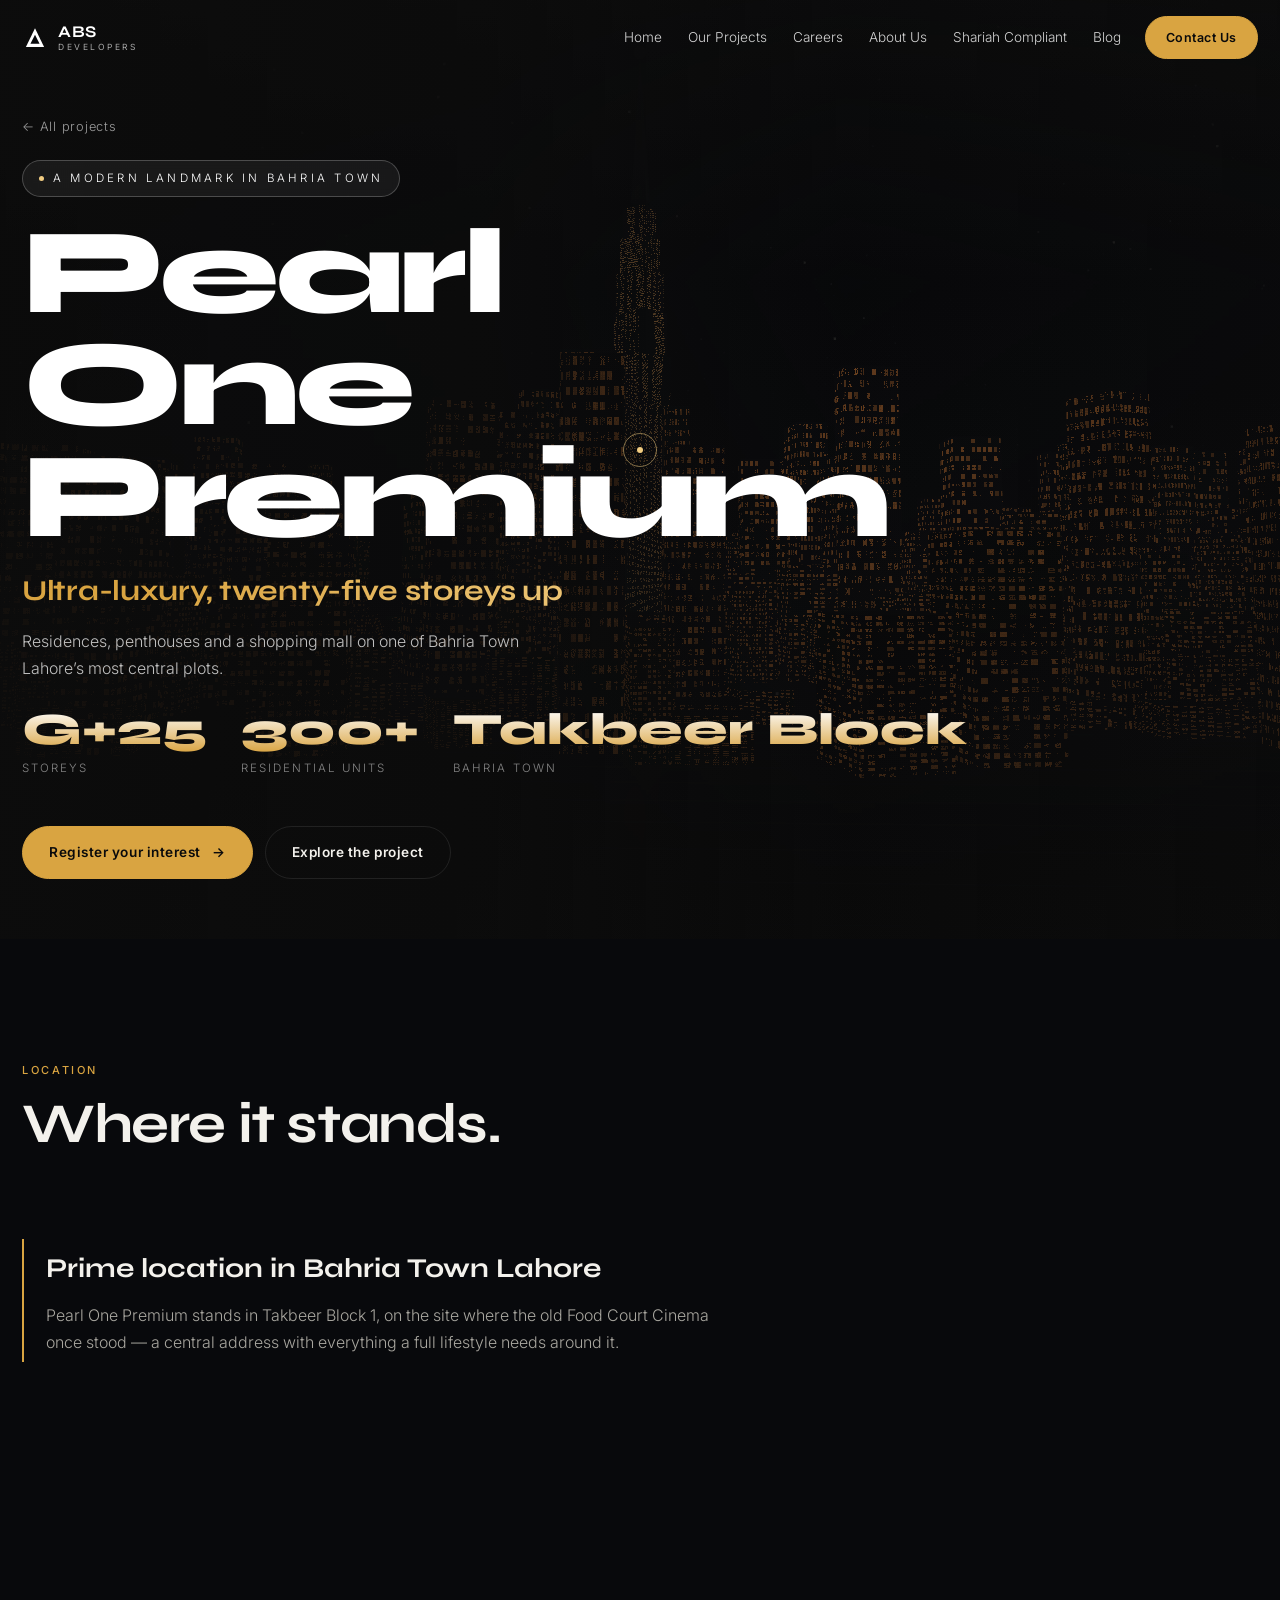
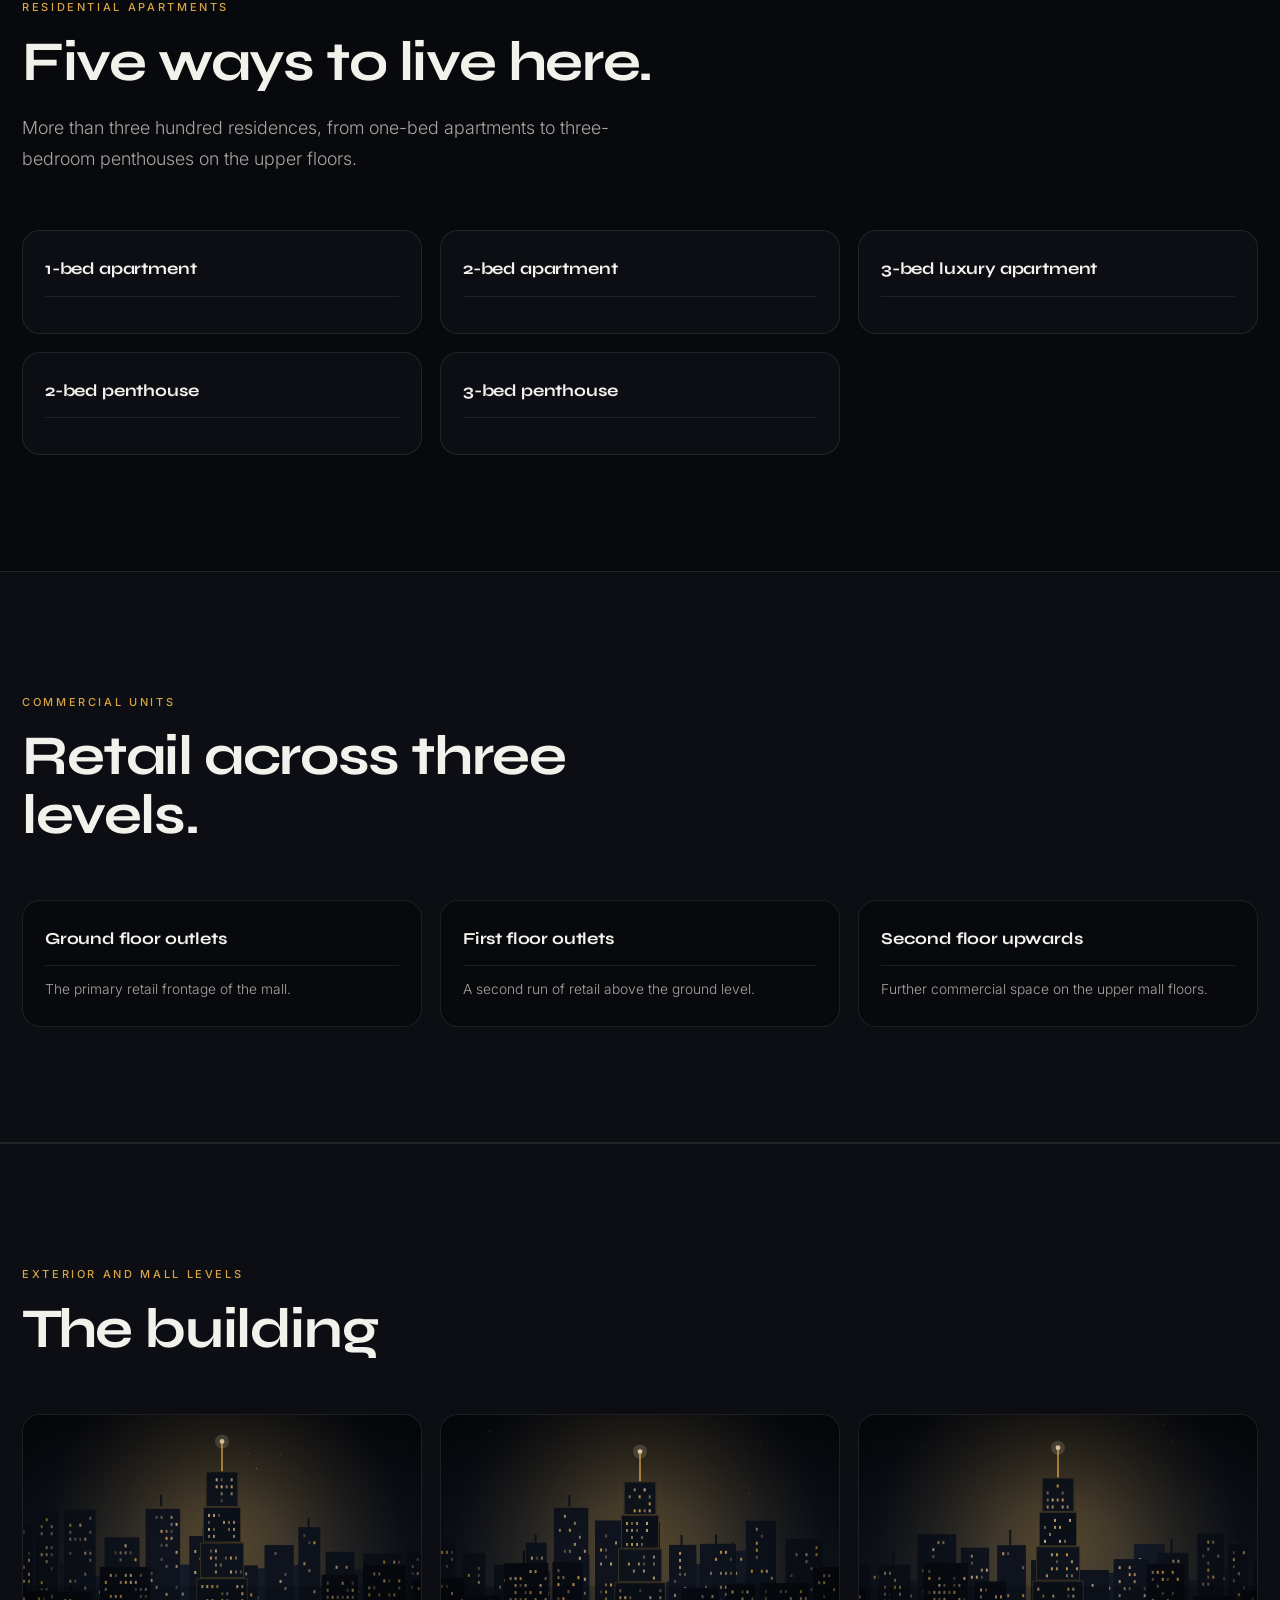
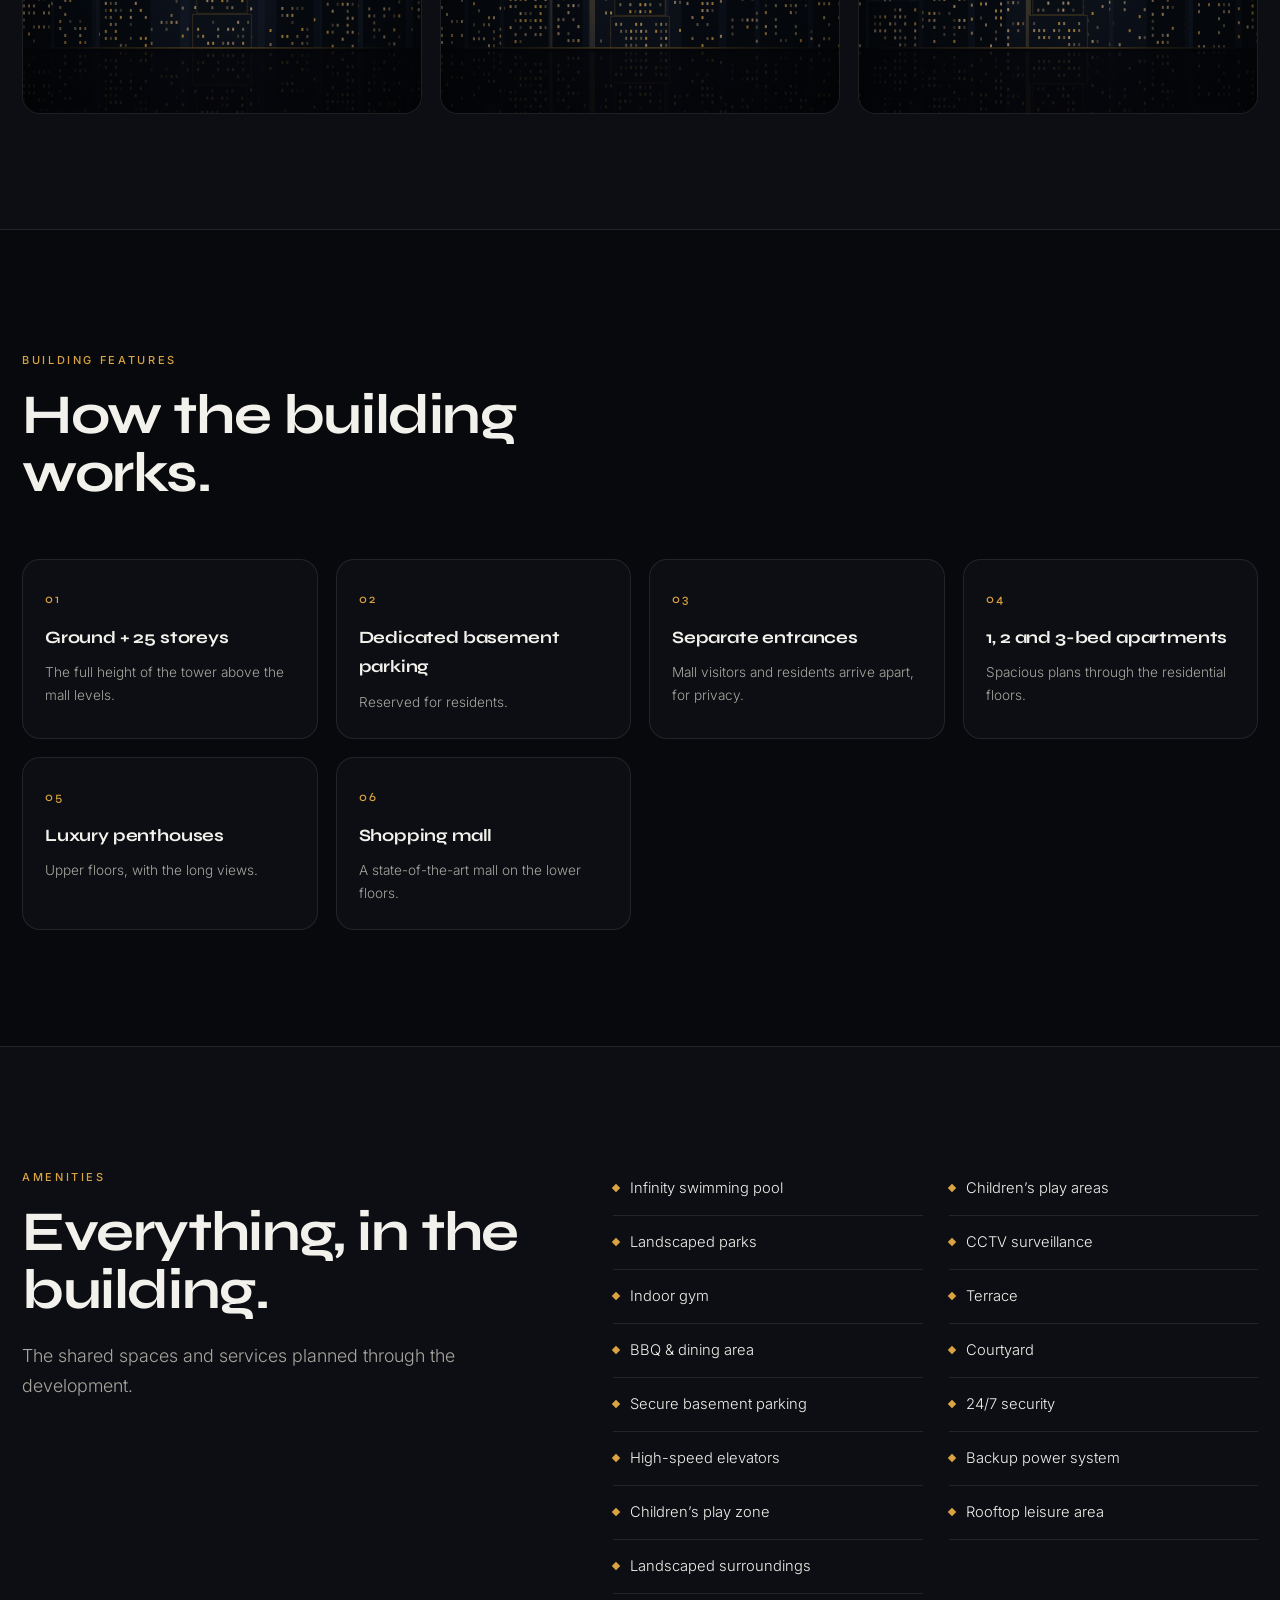
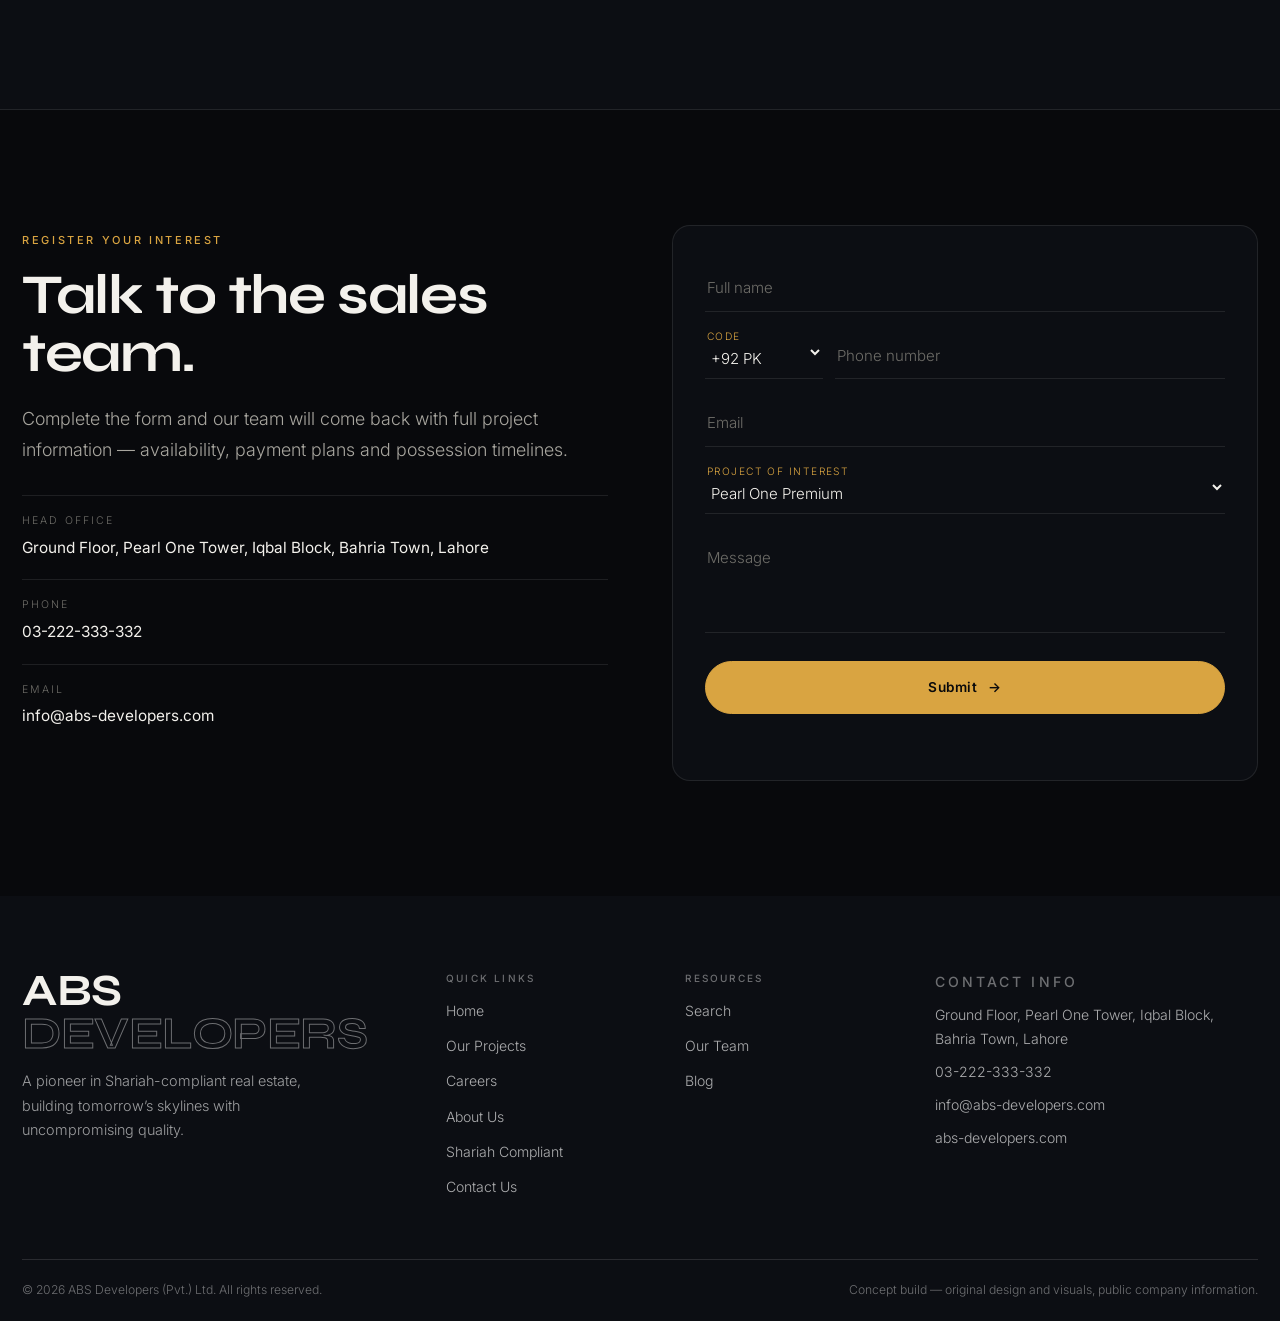
<file: pearl-one-premium.html>
<!DOCTYPE html>
<html lang="en">
<head>
<meta charset="UTF-8" />
<meta name="viewport" content="width=device-width, initial-scale=1, viewport-fit=cover" />
<meta name="theme-color" content="#08090c" />
<title>Pearl One Premium in Bahria Town Lahore — ABS Developers</title>
<meta name="description" content="Pearl One Premium in Bahria Town Lahore — ultra-luxury 25-storey residences over a shopping mall, with premium amenities throughout." />
<link rel="preconnect" href="https://fonts.googleapis.com" />
<link rel="preconnect" href="https://fonts.gstatic.com" crossorigin />
<link href="https://fonts.googleapis.com/css2?family=Syne:wght@600;700;800&family=Inter:wght@300;400;500;600&display=swap" rel="stylesheet" />
<link rel="stylesheet" href="src/css/style.css" />
<link rel="icon" href="data:image/svg+xml,%3Csvg xmlns='http://www.w3.org/2000/svg' viewBox='0 0 32 32'%3E%3Crect width='32' height='32' fill='%23090a0d'/%3E%3Cpath d='M16 4 L26 28 H6 Z' fill='none' stroke='%23d9a441' stroke-width='2'/%3E%3C/svg%3E" />
<script type="importmap">
{ "imports": { "three": "./src/vendor/three.module.min.js" } }
</script>
</head>
<body data-project="pearl-one-premium">

<div class="cursor" id="cursor"><span class="cursor__dot"></span><span class="cursor__ring"></span><span class="cursor__label"></span></div>
<div class="scroll-progress"><i id="scrollBar"></i></div>

<header class="nav is-stuck" id="nav">
  <a class="nav__brand" href="index.html" data-cursor="Home">
    <svg class="nav__logo" viewBox="0 0 40 40" aria-hidden="true"><polygon points="20,5 34,34 6,34"/><polygon class="o" points="20,15 27,29 13,29"/></svg>
    <span class="nav__brand-text">ABS<em>Developers</em></span>
  </a>
  <nav class="nav__links" id="navLinks" aria-label="Primary"></nav>
  <a class="btn btn--sm nav__cta" href="#interest" data-cursor="Talk">Contact Us</a>
  <button class="nav__burger" id="burger" aria-label="Menu" aria-expanded="false"><i></i><i></i></button>
</header>

<div class="menu" id="menu">
  <div class="menu__bg"></div>
  <div class="menu__grid">
    <ul class="menu__list" id="menuList"></ul>
    <div class="menu__meta">
      <p class="menu__label">Head Office</p>
      <p id="menuAddress"></p>
      <p class="menu__label">Enquiries</p>
      <p><a id="menuPhone" href="#"></a><br/><a id="menuEmail" href="#"></a></p>
    </div>
  </div>
</div>

<main>

<!-- ===== PROJECT HERO ===== -->
<section class="phero" id="top">
  <canvas id="cityCanvas" class="hero__canvas"></canvas>
  <div class="hero__veil"></div>
  <div class="wrap phero__inner">
    <a class="phero__back" href="index.html#projects" data-cursor="Back">← All projects</a>
    <p class="hero__eyebrow reveal-line"><i></i><span id="pEyebrow"></span></p>
    <h1 class="phero__title" id="pTitle"></h1>
    <p class="phero__tagline reveal-line" id="pTagline"></p>
    <p class="phero__stand reveal-line" id="pStand"></p>
    <div class="phero__specs" id="pSpecs"></div>
    <div class="phero__approvals" id="pApprovals"></div>
    <div class="hero__actions reveal-line">
      <a class="btn" href="#interest" data-cursor="Register">Register your interest<i class="btn__arrow">→</i></a>
      <a class="btn btn--ghost" href="#amenities" data-cursor="Look">Explore the project</a>
    </div>
    <p class="phero__market reveal-line" id="pMarket"></p>
  </div>
</section>

<!-- ===== LOCATION ===== -->
<section class="section travel" id="location" data-needs="#locTitle">
  <div class="wrap">
    <header class="sec-head">
      <p class="tag reveal">Location</p>
      <h2 class="h2 split" id="travelTitle">Where it stands.</h2>
    </header>
    <div class="travel__grid" id="travelGrid"></div>
    <div class="locnote reveal">
      <h3 id="locTitle"></h3>
      <p id="locText"></p>
    </div>
  </div>
</section>

<!-- ===== RESIDENTIAL ===== -->
<section class="section units" id="units" data-needs="#unitList">
  <div class="wrap">
    <header class="sec-head">
      <p class="tag reveal">Residential apartments</p>
      <h2 class="h2 split" id="unitsTitle">The residences.</h2>
      <p class="lede reveal" id="unitsNote"></p>
    </header>
    <div class="ugrid" id="unitList"></div>
  </div>
</section>

<!-- ===== COMMERCIAL ===== -->
<section class="section units units--alt" id="commercial" data-needs="#commercialList">
  <div class="wrap">
    <header class="sec-head">
      <p class="tag reveal">Commercial units</p>
      <h2 class="h2 split" id="commercialTitle">Retail and offices.</h2>
    </header>
    <div class="ugrid" id="commercialList"></div>
  </div>
</section>

<!-- ===== GALLERIES ===== -->
<section class="section pgallery" id="gallery" data-needs="#galleryHost">
  <div class="wrap" id="galleryHost"></div>
</section>

<!-- ===== LANDMARKS / FEATURES ===== -->
<section class="section landmarks" id="features" data-needs="#landmarkGrid">
  <div class="wrap">
    <header class="sec-head">
      <p class="tag reveal" id="landmarksTag">Features &amp; nearby landmarks</p>
      <h2 class="h2 split" id="landmarksTitle">What surrounds it.</h2>
    </header>
    <div class="lgrid" id="landmarkGrid"></div>
  </div>
</section>

<!-- ===== AMENITIES ===== -->
<section class="section amenities" id="amenities" data-needs="#amenList">
  <div class="wrap amen__grid">
    <div>
      <p class="tag reveal">Amenities</p>
      <h2 class="h2 split">Everything, in the building.</h2>
      <p class="lede reveal">The shared spaces and services planned through the development.</p>
    </div>
    <ul class="amen__list" id="amenList"></ul>
  </div>
</section>

<!-- ===== BOOKING ===== -->
<section class="section booking" id="booking" data-needs="#bookingSteps">
  <div class="wrap">
    <header class="sec-head">
      <p class="tag reveal">Booking</p>
      <h2 class="h2 split" id="bookingTitle">How to book.</h2>
      <p class="lede reveal" id="bookingNote"></p>
    </header>
    <ol class="bsteps" id="bookingSteps"></ol>
    <ul class="bcontacts" id="bookingContacts"></ul>
  </div>
</section>

<!-- ===== REGISTER INTEREST ===== -->
<section class="section interest" id="interest">
  <div class="wrap interest__grid">
    <div class="interest__left">
      <p class="tag reveal">Register Your Interest</p>
      <h2 class="h2 split">Talk to the sales team.</h2>
      <p class="lede reveal">Complete the form and our team will come back with full project information — availability, payment plans and possession timelines.</p>
      <ul class="contact__info">
        <li class="reveal"><span>Head Office</span><b id="cAddress"></b></li>
        <li class="reveal"><span>Phone</span><b><a id="cPhone" href="#"></a></b></li>
        <li class="reveal"><span>Email</span><b><a id="cEmail" href="#"></a></b></li>
      </ul>
    </div>
    <form class="form reveal" id="form" novalidate>
      <div class="field"><input id="fName" name="name" required placeholder=" " autocomplete="name" /><label for="fName">Full name</label></div>
      <div class="form__row">
        <div class="field field--code"><select id="fCode" name="code" aria-label="Country code"></select><label for="fCode" class="label--static">Code</label></div>
        <div class="field"><input id="fPhone" name="phone" required placeholder=" " inputmode="tel" autocomplete="tel" /><label for="fPhone">Phone number</label></div>
      </div>
      <div class="field"><input id="fEmail" type="email" name="email" required placeholder=" " autocomplete="email" /><label for="fEmail">Email</label></div>
      <div class="field"><select id="fProject" name="project"></select><label for="fProject" class="label--static">Project of interest</label></div>
      <div class="field"><textarea id="fMsg" name="message" rows="3" placeholder=" "></textarea><label for="fMsg">Message</label></div>
      <button class="btn btn--full" type="submit" data-cursor="Send">Submit<i class="btn__arrow">→</i></button>
      <p class="form__note" id="formNote" role="status"></p>
    </form>
  </div>
</section>

</main>

<footer class="footer">
  <div class="wrap footer__top">
    <div class="footer__brand">
      <h2 class="footer__mark">ABS<em>DEVELOPERS</em></h2>
      <p id="footerBlurb"></p>
    </div>
    <div class="footer__cols" id="footerCols"></div>
    <div class="footer__contact">
      <p class="menu__label">Contact Info</p>
      <p id="fAddress"></p>
      <p><a id="fPhoneLink" href="#"></a></p>
      <p><a id="fEmailLink" href="#"></a></p>
      <p><span id="fSite"></span></p>
    </div>
  </div>
  <div class="wrap footer__bottom">
    <p>© <span id="year"></span> ABS Developers (Pvt.) Ltd. All rights reserved.</p>
    <p class="footer__note">Concept build — original design and visuals, public company information.</p>
  </div>
</footer>

<script type="module" src="src/js/project.js"></script>
</body>
</html>
</file>
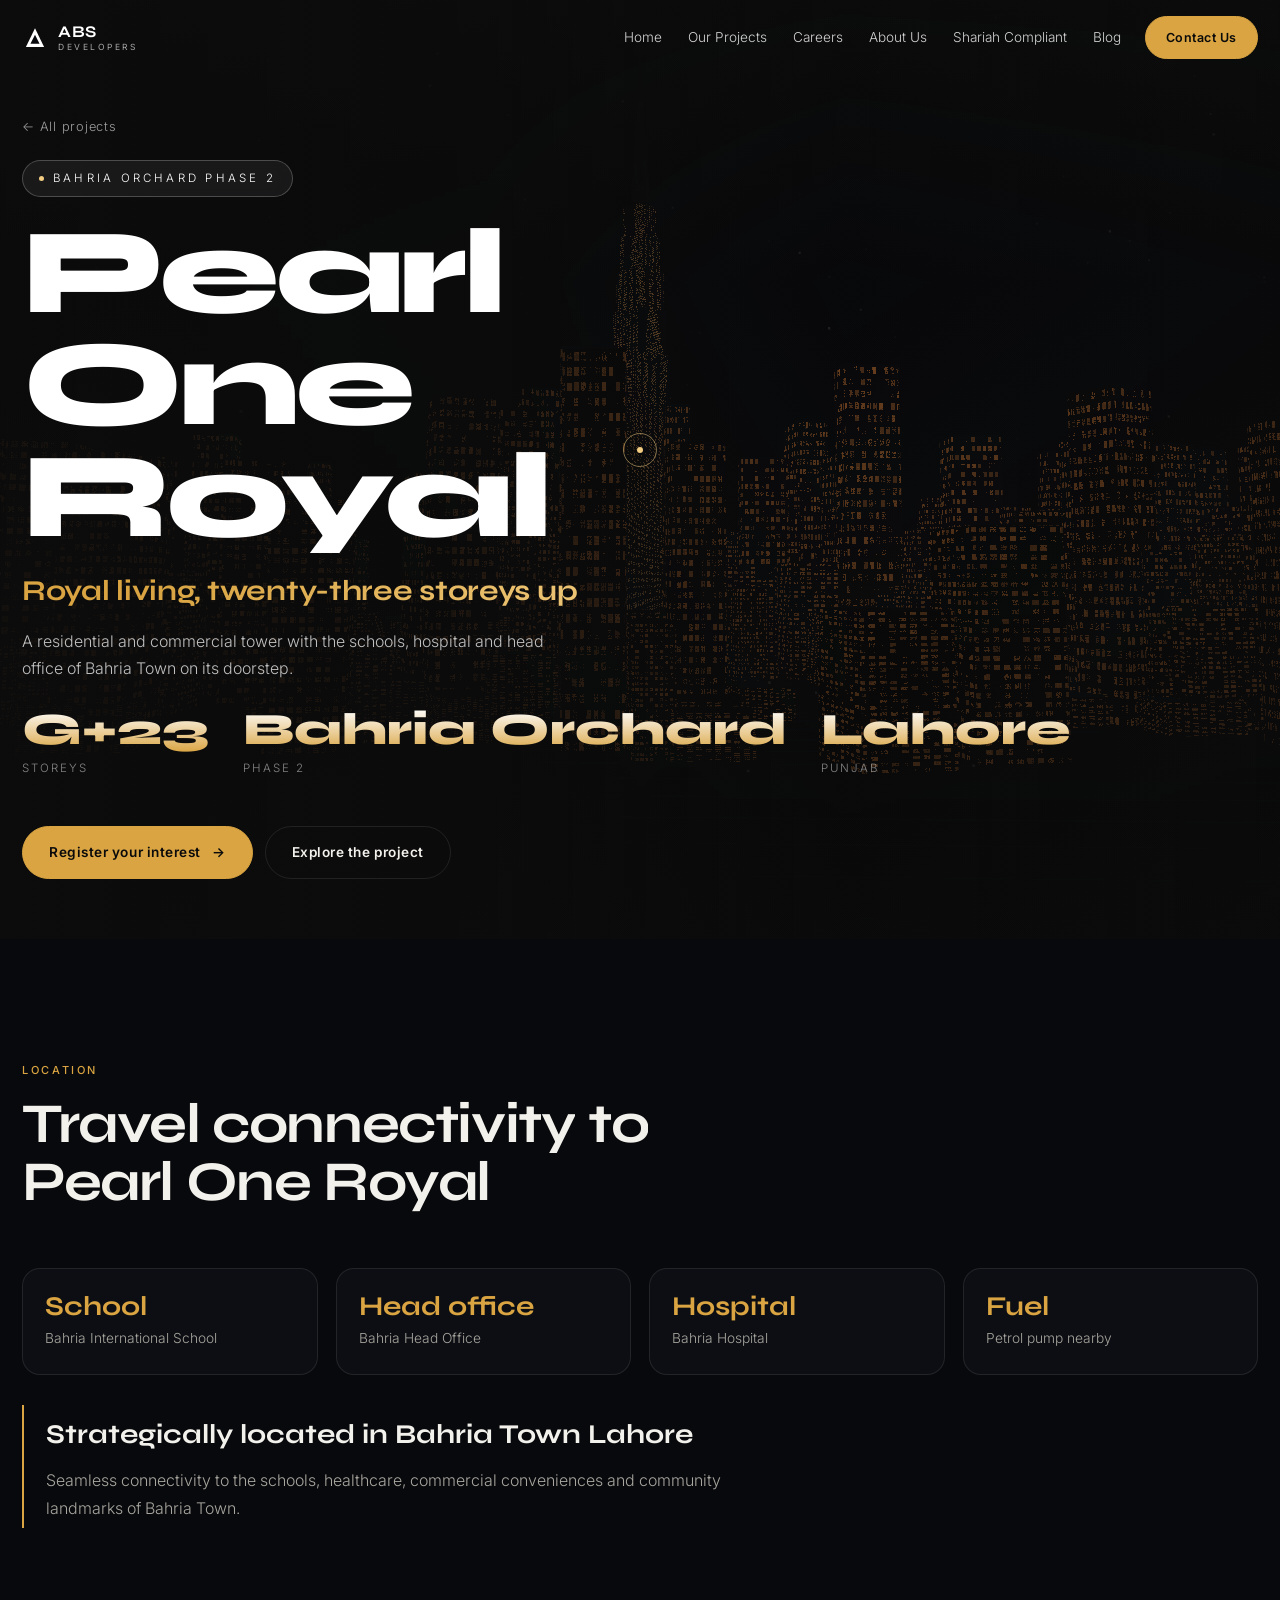
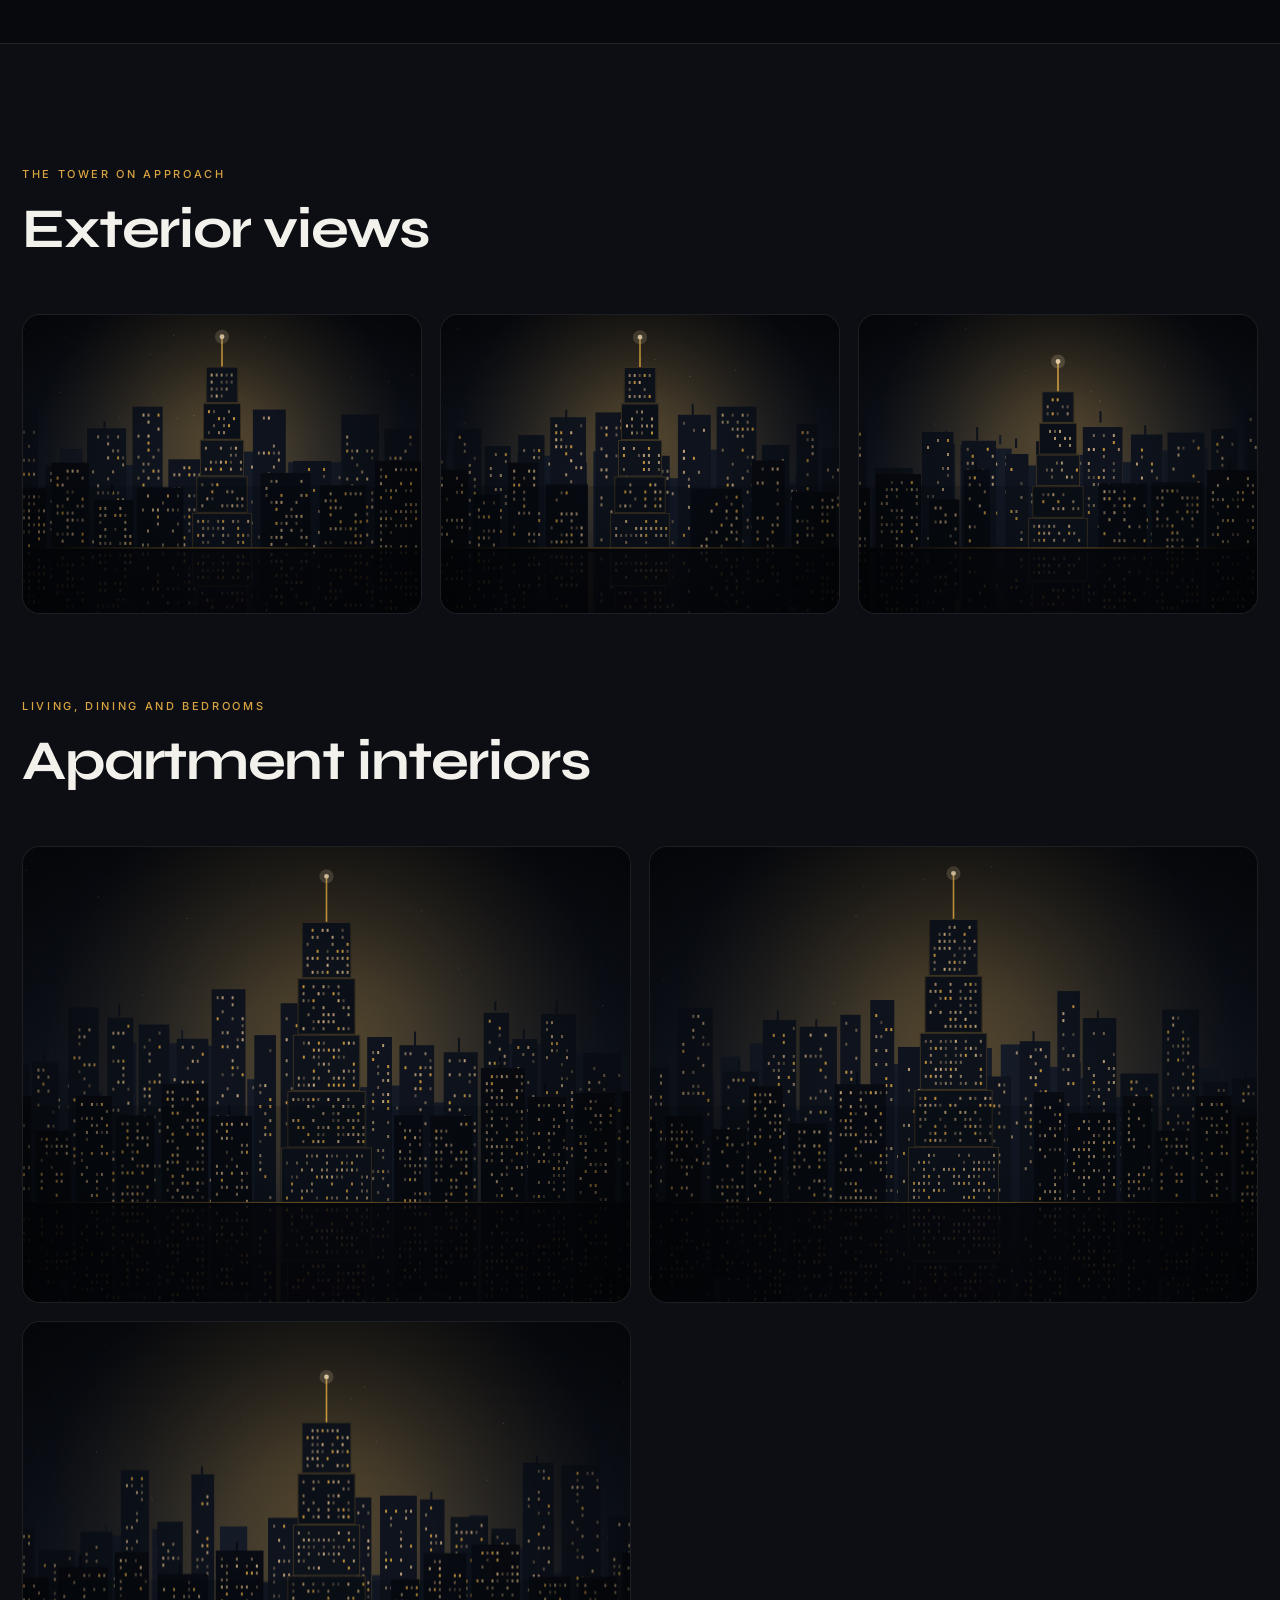
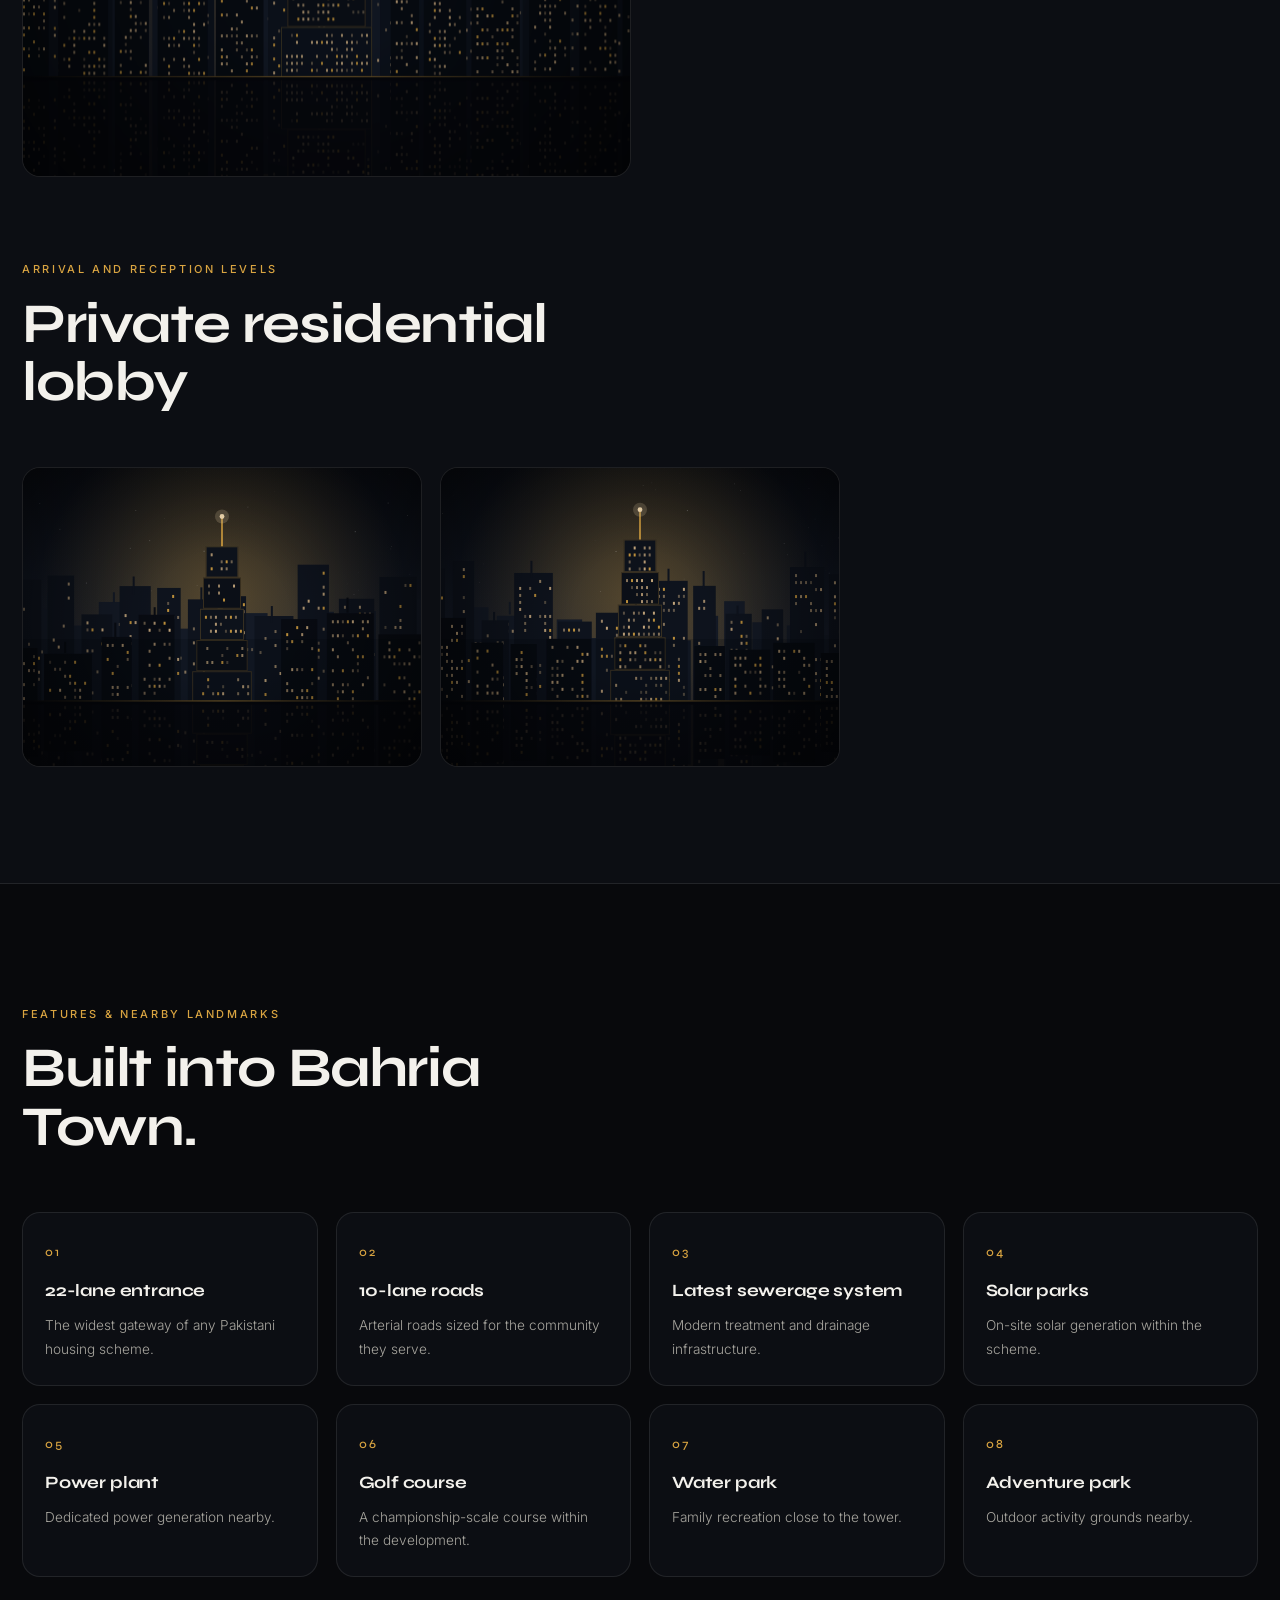
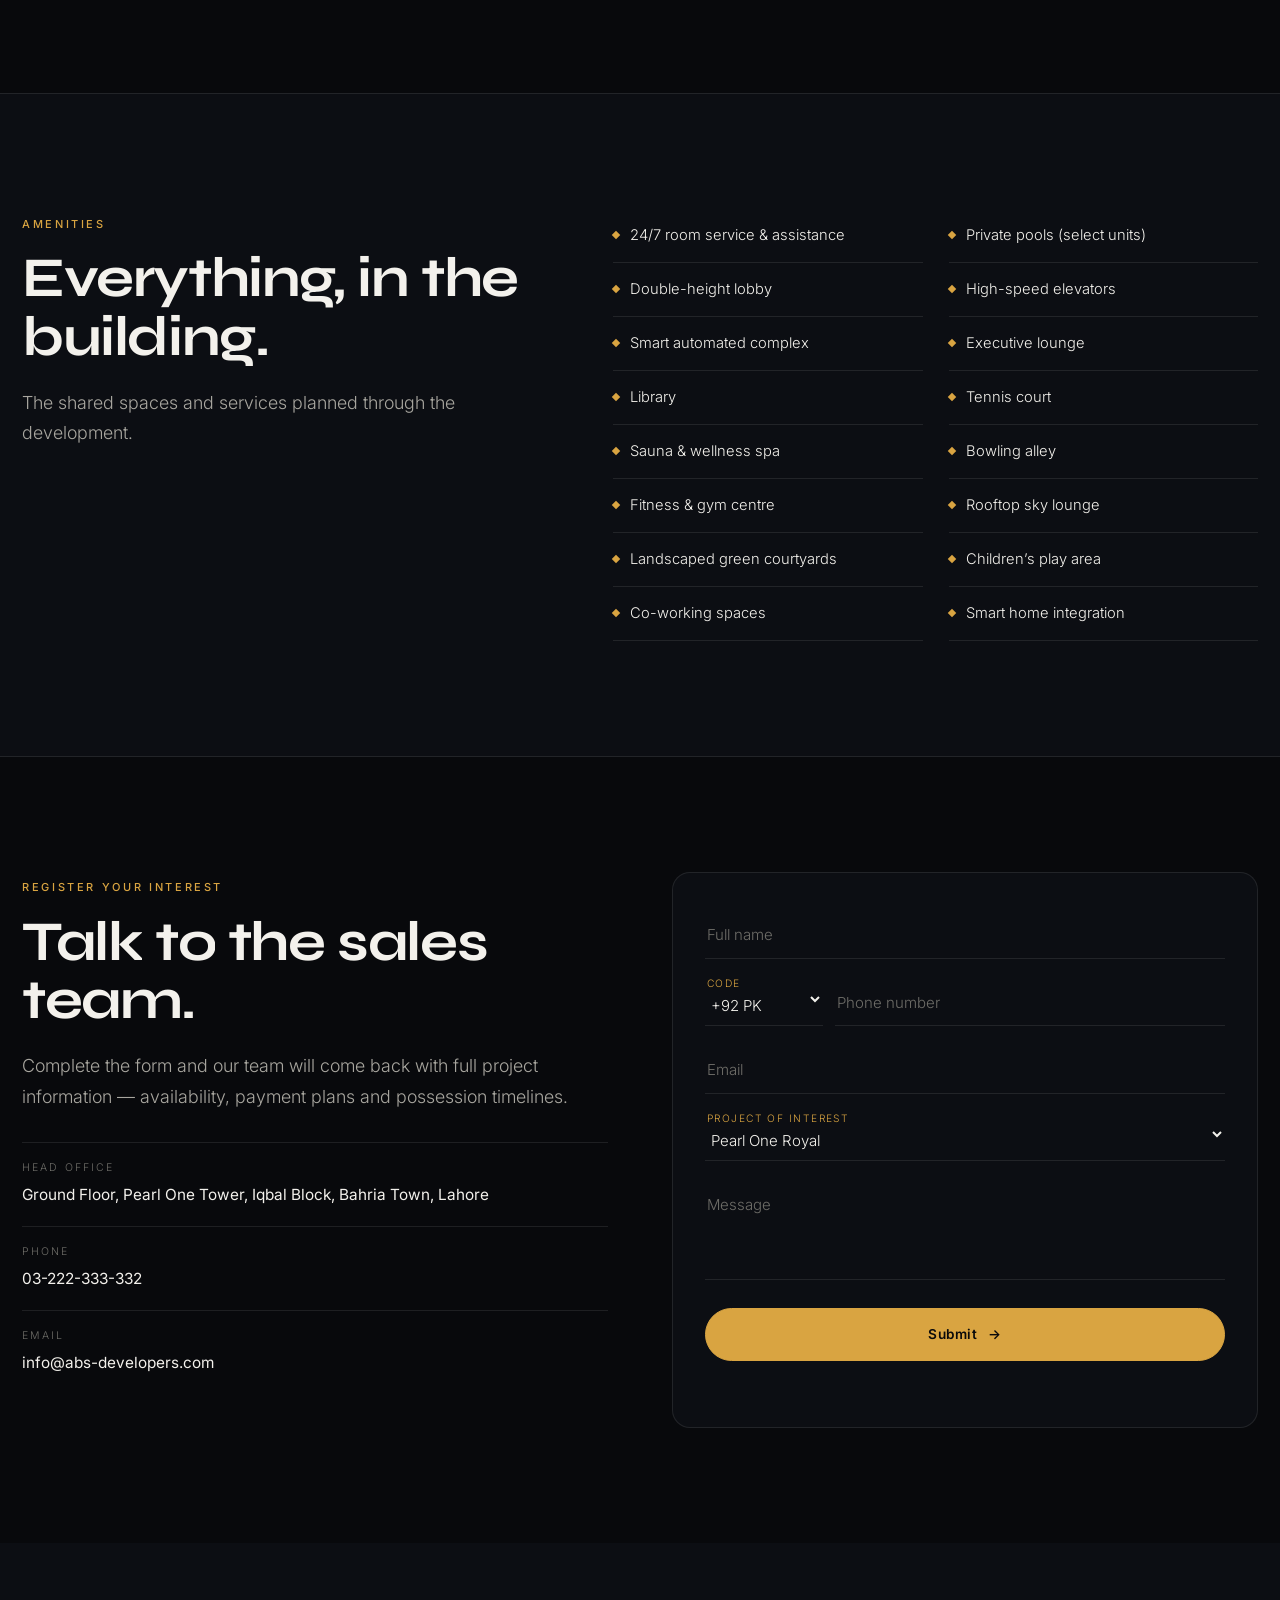
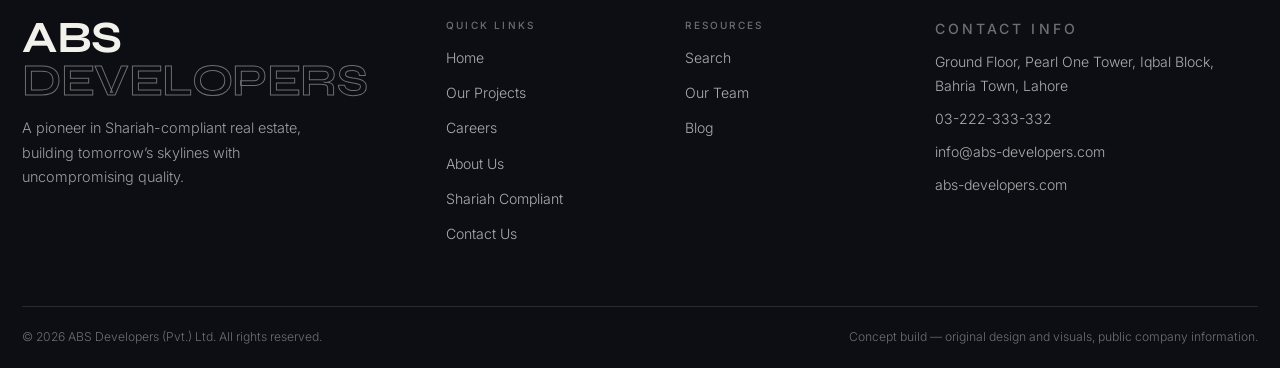
<file: pearl-one-royal.html>
<!DOCTYPE html>
<html lang="en">
<head>
<meta charset="UTF-8" />
<meta name="viewport" content="width=device-width, initial-scale=1, viewport-fit=cover" />
<meta name="theme-color" content="#08090c" />
<title>Pearl One Royal — Bahria Orchard Phase 2, Lahore</title>
<meta name="description" content="Pearl One Royal — a 23-storey residential and commercial tower in Bahria Orchard Phase 2, Lahore, with premium amenities and Bahria Town landmarks nearby." />
<link rel="preconnect" href="https://fonts.googleapis.com" />
<link rel="preconnect" href="https://fonts.gstatic.com" crossorigin />
<link href="https://fonts.googleapis.com/css2?family=Syne:wght@600;700;800&family=Inter:wght@300;400;500;600&display=swap" rel="stylesheet" />
<link rel="stylesheet" href="src/css/style.css" />
<link rel="icon" href="data:image/svg+xml,%3Csvg xmlns='http://www.w3.org/2000/svg' viewBox='0 0 32 32'%3E%3Crect width='32' height='32' fill='%23090a0d'/%3E%3Cpath d='M16 4 L26 28 H6 Z' fill='none' stroke='%23d9a441' stroke-width='2'/%3E%3C/svg%3E" />
<script type="importmap">
{ "imports": { "three": "./src/vendor/three.module.min.js" } }
</script>
</head>
<body data-project="pearl-one-royal">

<div class="cursor" id="cursor"><span class="cursor__dot"></span><span class="cursor__ring"></span><span class="cursor__label"></span></div>
<div class="scroll-progress"><i id="scrollBar"></i></div>

<header class="nav is-stuck" id="nav">
  <a class="nav__brand" href="index.html" data-cursor="Home">
    <svg class="nav__logo" viewBox="0 0 40 40" aria-hidden="true"><polygon points="20,5 34,34 6,34"/><polygon class="o" points="20,15 27,29 13,29"/></svg>
    <span class="nav__brand-text">ABS<em>Developers</em></span>
  </a>
  <nav class="nav__links" id="navLinks" aria-label="Primary"></nav>
  <a class="btn btn--sm nav__cta" href="#interest" data-cursor="Talk">Contact Us</a>
  <button class="nav__burger" id="burger" aria-label="Menu" aria-expanded="false"><i></i><i></i></button>
</header>

<div class="menu" id="menu">
  <div class="menu__bg"></div>
  <div class="menu__grid">
    <ul class="menu__list" id="menuList"></ul>
    <div class="menu__meta">
      <p class="menu__label">Head Office</p>
      <p id="menuAddress"></p>
      <p class="menu__label">Enquiries</p>
      <p><a id="menuPhone" href="#"></a><br/><a id="menuEmail" href="#"></a></p>
    </div>
  </div>
</div>

<main>

<!-- ===== PROJECT HERO ===== -->
<section class="phero" id="top">
  <canvas id="cityCanvas" class="hero__canvas"></canvas>
  <div class="hero__veil"></div>
  <div class="wrap phero__inner">
    <a class="phero__back" href="index.html#projects" data-cursor="Back">← All projects</a>
    <p class="hero__eyebrow reveal-line"><i></i><span id="pEyebrow"></span></p>
    <h1 class="phero__title" id="pTitle"></h1>
    <p class="phero__tagline reveal-line" id="pTagline"></p>
    <p class="phero__stand reveal-line" id="pStand"></p>
    <div class="phero__specs" id="pSpecs"></div>
    <div class="phero__approvals" id="pApprovals"></div>
    <div class="hero__actions reveal-line">
      <a class="btn" href="#interest" data-cursor="Register">Register your interest<i class="btn__arrow">→</i></a>
      <a class="btn btn--ghost" href="#amenities" data-cursor="Look">Explore the project</a>
    </div>
    <p class="phero__market reveal-line" id="pMarket"></p>
  </div>
</section>

<!-- ===== LOCATION ===== -->
<section class="section travel" id="location" data-needs="#locTitle">
  <div class="wrap">
    <header class="sec-head">
      <p class="tag reveal">Location</p>
      <h2 class="h2 split" id="travelTitle">Where it stands.</h2>
    </header>
    <div class="travel__grid" id="travelGrid"></div>
    <div class="locnote reveal">
      <h3 id="locTitle"></h3>
      <p id="locText"></p>
    </div>
  </div>
</section>

<!-- ===== RESIDENTIAL ===== -->
<section class="section units" id="units" data-needs="#unitList">
  <div class="wrap">
    <header class="sec-head">
      <p class="tag reveal">Residential apartments</p>
      <h2 class="h2 split" id="unitsTitle">The residences.</h2>
      <p class="lede reveal" id="unitsNote"></p>
    </header>
    <div class="ugrid" id="unitList"></div>
  </div>
</section>

<!-- ===== COMMERCIAL ===== -->
<section class="section units units--alt" id="commercial" data-needs="#commercialList">
  <div class="wrap">
    <header class="sec-head">
      <p class="tag reveal">Commercial units</p>
      <h2 class="h2 split" id="commercialTitle">Retail and offices.</h2>
    </header>
    <div class="ugrid" id="commercialList"></div>
  </div>
</section>

<!-- ===== GALLERIES ===== -->
<section class="section pgallery" id="gallery" data-needs="#galleryHost">
  <div class="wrap" id="galleryHost"></div>
</section>

<!-- ===== LANDMARKS / FEATURES ===== -->
<section class="section landmarks" id="features" data-needs="#landmarkGrid">
  <div class="wrap">
    <header class="sec-head">
      <p class="tag reveal" id="landmarksTag">Features &amp; nearby landmarks</p>
      <h2 class="h2 split" id="landmarksTitle">What surrounds it.</h2>
    </header>
    <div class="lgrid" id="landmarkGrid"></div>
  </div>
</section>

<!-- ===== AMENITIES ===== -->
<section class="section amenities" id="amenities" data-needs="#amenList">
  <div class="wrap amen__grid">
    <div>
      <p class="tag reveal">Amenities</p>
      <h2 class="h2 split">Everything, in the building.</h2>
      <p class="lede reveal">The shared spaces and services planned through the development.</p>
    </div>
    <ul class="amen__list" id="amenList"></ul>
  </div>
</section>

<!-- ===== BOOKING ===== -->
<section class="section booking" id="booking" data-needs="#bookingSteps">
  <div class="wrap">
    <header class="sec-head">
      <p class="tag reveal">Booking</p>
      <h2 class="h2 split" id="bookingTitle">How to book.</h2>
      <p class="lede reveal" id="bookingNote"></p>
    </header>
    <ol class="bsteps" id="bookingSteps"></ol>
    <ul class="bcontacts" id="bookingContacts"></ul>
  </div>
</section>

<!-- ===== REGISTER INTEREST ===== -->
<section class="section interest" id="interest">
  <div class="wrap interest__grid">
    <div class="interest__left">
      <p class="tag reveal">Register Your Interest</p>
      <h2 class="h2 split">Talk to the sales team.</h2>
      <p class="lede reveal">Complete the form and our team will come back with full project information — availability, payment plans and possession timelines.</p>
      <ul class="contact__info">
        <li class="reveal"><span>Head Office</span><b id="cAddress"></b></li>
        <li class="reveal"><span>Phone</span><b><a id="cPhone" href="#"></a></b></li>
        <li class="reveal"><span>Email</span><b><a id="cEmail" href="#"></a></b></li>
      </ul>
    </div>
    <form class="form reveal" id="form" novalidate>
      <div class="field"><input id="fName" name="name" required placeholder=" " autocomplete="name" /><label for="fName">Full name</label></div>
      <div class="form__row">
        <div class="field field--code"><select id="fCode" name="code" aria-label="Country code"></select><label for="fCode" class="label--static">Code</label></div>
        <div class="field"><input id="fPhone" name="phone" required placeholder=" " inputmode="tel" autocomplete="tel" /><label for="fPhone">Phone number</label></div>
      </div>
      <div class="field"><input id="fEmail" type="email" name="email" required placeholder=" " autocomplete="email" /><label for="fEmail">Email</label></div>
      <div class="field"><select id="fProject" name="project"></select><label for="fProject" class="label--static">Project of interest</label></div>
      <div class="field"><textarea id="fMsg" name="message" rows="3" placeholder=" "></textarea><label for="fMsg">Message</label></div>
      <button class="btn btn--full" type="submit" data-cursor="Send">Submit<i class="btn__arrow">→</i></button>
      <p class="form__note" id="formNote" role="status"></p>
    </form>
  </div>
</section>

</main>

<footer class="footer">
  <div class="wrap footer__top">
    <div class="footer__brand">
      <h2 class="footer__mark">ABS<em>DEVELOPERS</em></h2>
      <p id="footerBlurb"></p>
    </div>
    <div class="footer__cols" id="footerCols"></div>
    <div class="footer__contact">
      <p class="menu__label">Contact Info</p>
      <p id="fAddress"></p>
      <p><a id="fPhoneLink" href="#"></a></p>
      <p><a id="fEmailLink" href="#"></a></p>
      <p><span id="fSite"></span></p>
    </div>
  </div>
  <div class="wrap footer__bottom">
    <p>© <span id="year"></span> ABS Developers (Pvt.) Ltd. All rights reserved.</p>
    <p class="footer__note">Concept build — original design and visuals, public company information.</p>
  </div>
</footer>

<script type="module" src="src/js/project.js"></script>
</body>
</html>
</file>
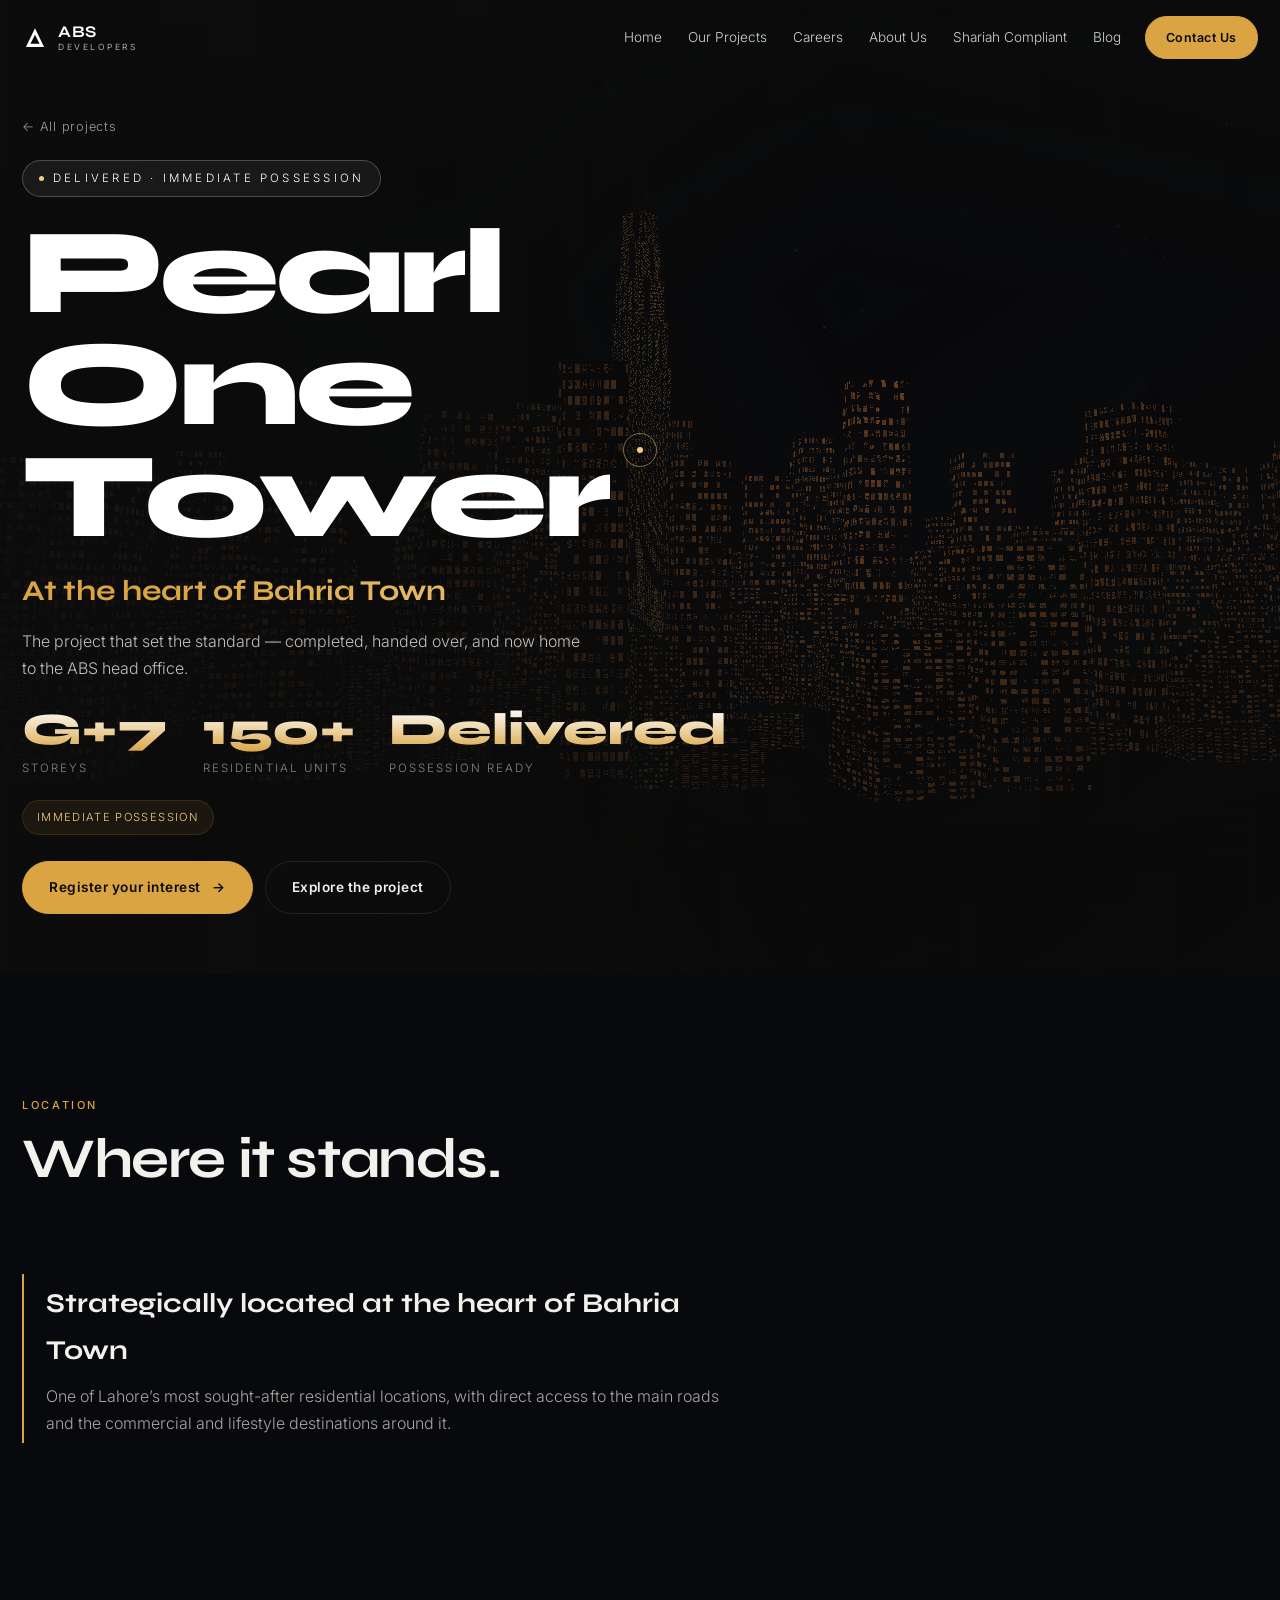
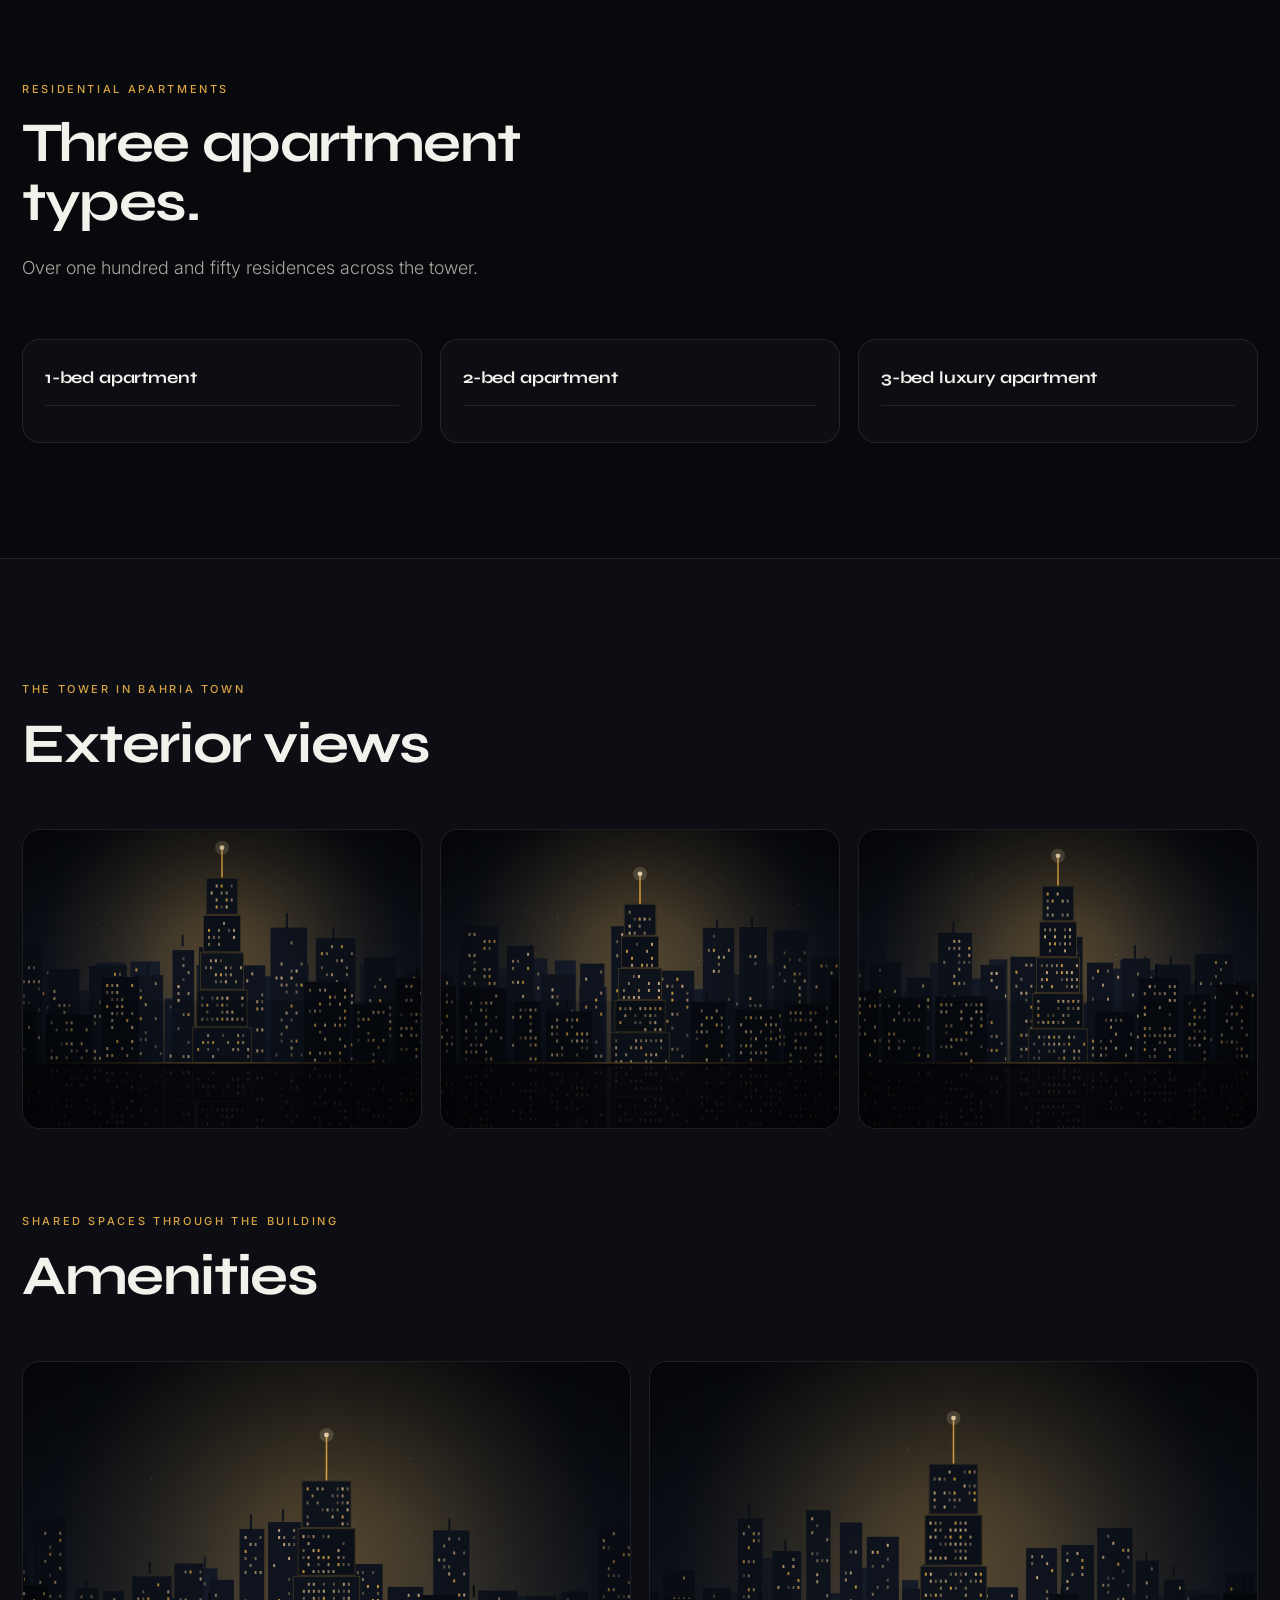
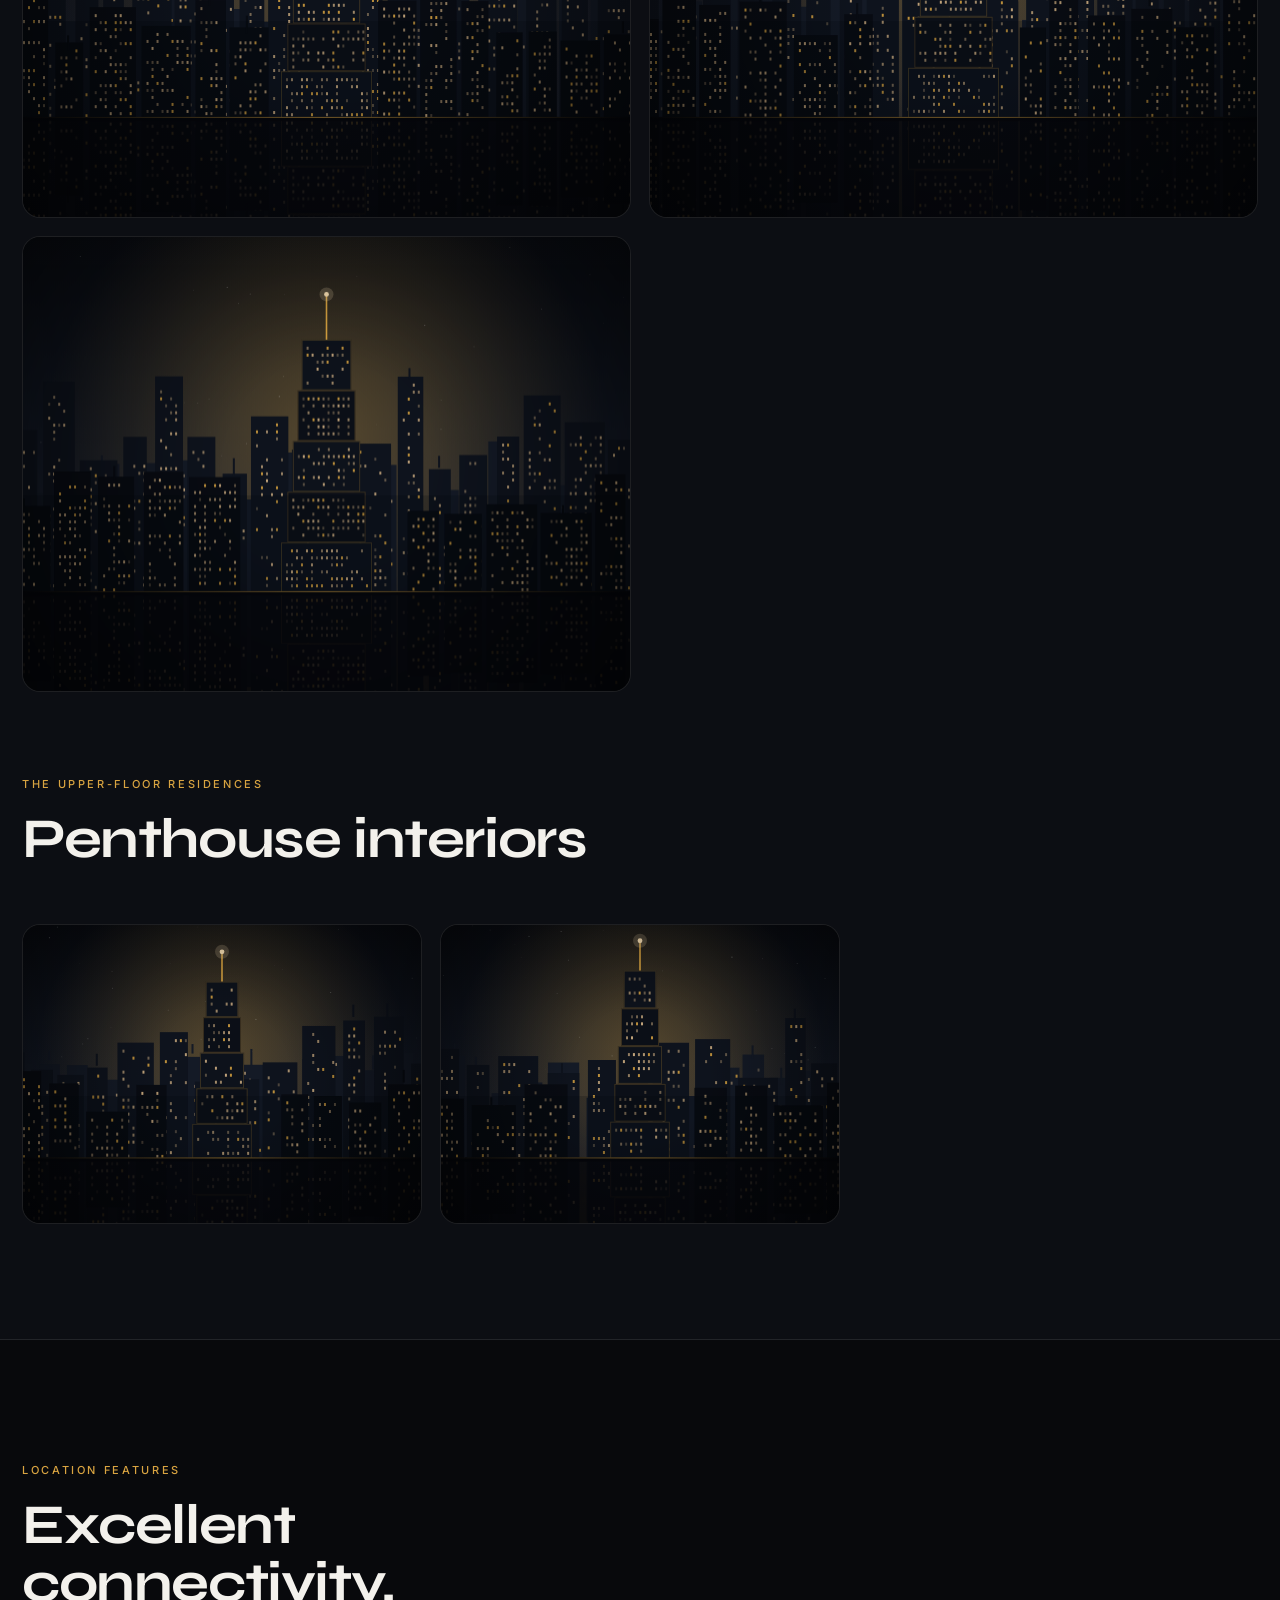
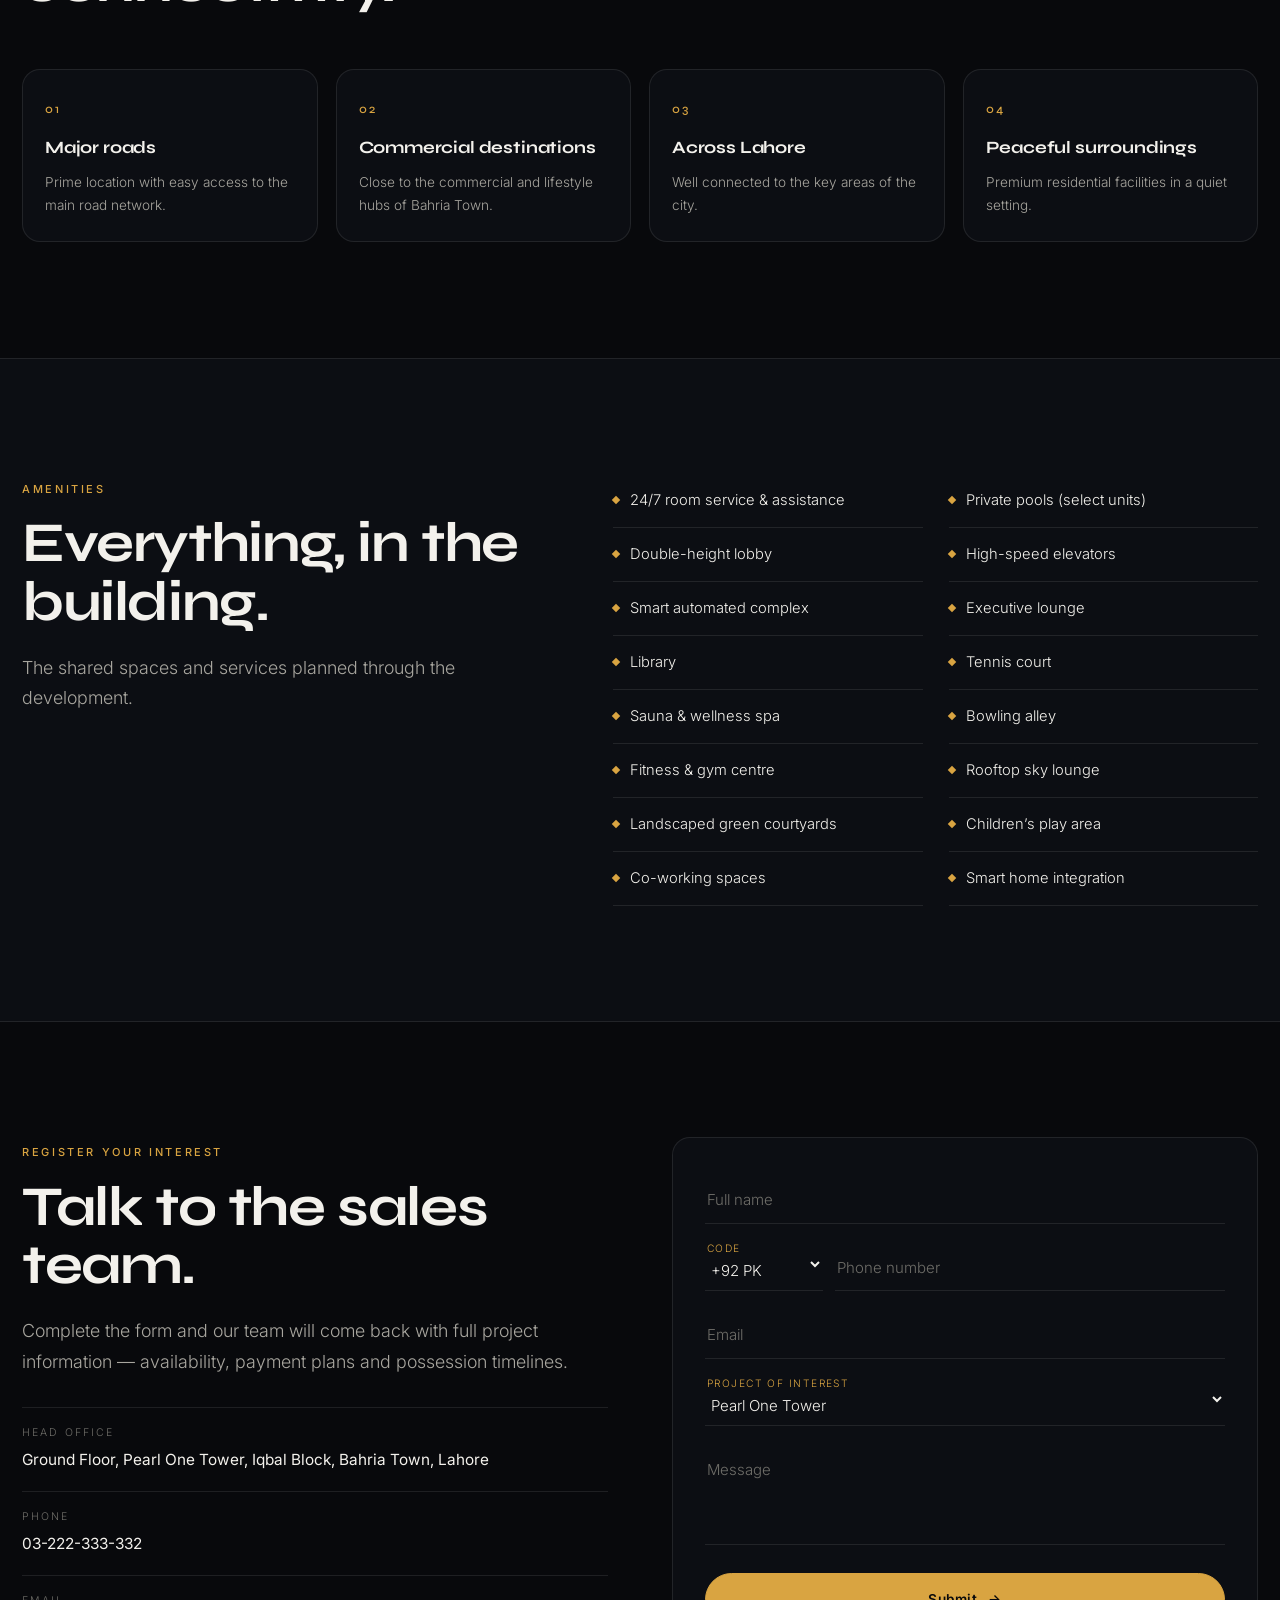
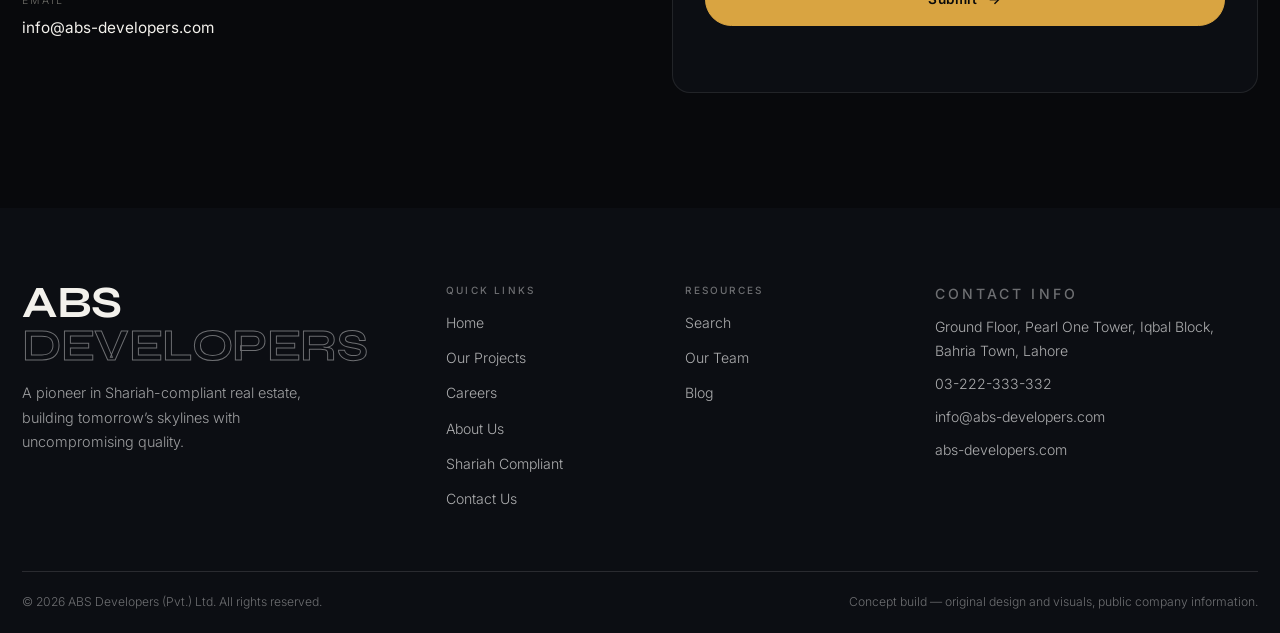
<file: pearl-one-tower.html>
<!DOCTYPE html>
<html lang="en">
<head>
<meta charset="UTF-8" />
<meta name="viewport" content="width=device-width, initial-scale=1, viewport-fit=cover" />
<meta name="theme-color" content="#08090c" />
<title>Pearl One Tower — Bahria Town Lahore — ABS Developers</title>
<meta name="description" content="Pearl One Tower in Bahria Town Lahore — delivered and possession ready, with 150+ residences and premium building amenities." />
<link rel="preconnect" href="https://fonts.googleapis.com" />
<link rel="preconnect" href="https://fonts.gstatic.com" crossorigin />
<link href="https://fonts.googleapis.com/css2?family=Syne:wght@600;700;800&family=Inter:wght@300;400;500;600&display=swap" rel="stylesheet" />
<link rel="stylesheet" href="src/css/style.css" />
<link rel="icon" href="data:image/svg+xml,%3Csvg xmlns='http://www.w3.org/2000/svg' viewBox='0 0 32 32'%3E%3Crect width='32' height='32' fill='%23090a0d'/%3E%3Cpath d='M16 4 L26 28 H6 Z' fill='none' stroke='%23d9a441' stroke-width='2'/%3E%3C/svg%3E" />
<script type="importmap">
{ "imports": { "three": "./src/vendor/three.module.min.js" } }
</script>
</head>
<body data-project="pearl-one-tower">

<div class="cursor" id="cursor"><span class="cursor__dot"></span><span class="cursor__ring"></span><span class="cursor__label"></span></div>
<div class="scroll-progress"><i id="scrollBar"></i></div>

<header class="nav is-stuck" id="nav">
  <a class="nav__brand" href="index.html" data-cursor="Home">
    <svg class="nav__logo" viewBox="0 0 40 40" aria-hidden="true"><polygon points="20,5 34,34 6,34"/><polygon class="o" points="20,15 27,29 13,29"/></svg>
    <span class="nav__brand-text">ABS<em>Developers</em></span>
  </a>
  <nav class="nav__links" id="navLinks" aria-label="Primary"></nav>
  <a class="btn btn--sm nav__cta" href="#interest" data-cursor="Talk">Contact Us</a>
  <button class="nav__burger" id="burger" aria-label="Menu" aria-expanded="false"><i></i><i></i></button>
</header>

<div class="menu" id="menu">
  <div class="menu__bg"></div>
  <div class="menu__grid">
    <ul class="menu__list" id="menuList"></ul>
    <div class="menu__meta">
      <p class="menu__label">Head Office</p>
      <p id="menuAddress"></p>
      <p class="menu__label">Enquiries</p>
      <p><a id="menuPhone" href="#"></a><br/><a id="menuEmail" href="#"></a></p>
    </div>
  </div>
</div>

<main>

<!-- ===== PROJECT HERO ===== -->
<section class="phero" id="top">
  <canvas id="cityCanvas" class="hero__canvas"></canvas>
  <div class="hero__veil"></div>
  <div class="wrap phero__inner">
    <a class="phero__back" href="index.html#projects" data-cursor="Back">← All projects</a>
    <p class="hero__eyebrow reveal-line"><i></i><span id="pEyebrow"></span></p>
    <h1 class="phero__title" id="pTitle"></h1>
    <p class="phero__tagline reveal-line" id="pTagline"></p>
    <p class="phero__stand reveal-line" id="pStand"></p>
    <div class="phero__specs" id="pSpecs"></div>
    <div class="phero__approvals" id="pApprovals"></div>
    <div class="hero__actions reveal-line">
      <a class="btn" href="#interest" data-cursor="Register">Register your interest<i class="btn__arrow">→</i></a>
      <a class="btn btn--ghost" href="#amenities" data-cursor="Look">Explore the project</a>
    </div>
    <p class="phero__market reveal-line" id="pMarket"></p>
  </div>
</section>

<!-- ===== LOCATION ===== -->
<section class="section travel" id="location" data-needs="#locTitle">
  <div class="wrap">
    <header class="sec-head">
      <p class="tag reveal">Location</p>
      <h2 class="h2 split" id="travelTitle">Where it stands.</h2>
    </header>
    <div class="travel__grid" id="travelGrid"></div>
    <div class="locnote reveal">
      <h3 id="locTitle"></h3>
      <p id="locText"></p>
    </div>
  </div>
</section>

<!-- ===== RESIDENTIAL ===== -->
<section class="section units" id="units" data-needs="#unitList">
  <div class="wrap">
    <header class="sec-head">
      <p class="tag reveal">Residential apartments</p>
      <h2 class="h2 split" id="unitsTitle">The residences.</h2>
      <p class="lede reveal" id="unitsNote"></p>
    </header>
    <div class="ugrid" id="unitList"></div>
  </div>
</section>

<!-- ===== COMMERCIAL ===== -->
<section class="section units units--alt" id="commercial" data-needs="#commercialList">
  <div class="wrap">
    <header class="sec-head">
      <p class="tag reveal">Commercial units</p>
      <h2 class="h2 split" id="commercialTitle">Retail and offices.</h2>
    </header>
    <div class="ugrid" id="commercialList"></div>
  </div>
</section>

<!-- ===== GALLERIES ===== -->
<section class="section pgallery" id="gallery" data-needs="#galleryHost">
  <div class="wrap" id="galleryHost"></div>
</section>

<!-- ===== LANDMARKS / FEATURES ===== -->
<section class="section landmarks" id="features" data-needs="#landmarkGrid">
  <div class="wrap">
    <header class="sec-head">
      <p class="tag reveal" id="landmarksTag">Features &amp; nearby landmarks</p>
      <h2 class="h2 split" id="landmarksTitle">What surrounds it.</h2>
    </header>
    <div class="lgrid" id="landmarkGrid"></div>
  </div>
</section>

<!-- ===== AMENITIES ===== -->
<section class="section amenities" id="amenities" data-needs="#amenList">
  <div class="wrap amen__grid">
    <div>
      <p class="tag reveal">Amenities</p>
      <h2 class="h2 split">Everything, in the building.</h2>
      <p class="lede reveal">The shared spaces and services planned through the development.</p>
    </div>
    <ul class="amen__list" id="amenList"></ul>
  </div>
</section>

<!-- ===== BOOKING ===== -->
<section class="section booking" id="booking" data-needs="#bookingSteps">
  <div class="wrap">
    <header class="sec-head">
      <p class="tag reveal">Booking</p>
      <h2 class="h2 split" id="bookingTitle">How to book.</h2>
      <p class="lede reveal" id="bookingNote"></p>
    </header>
    <ol class="bsteps" id="bookingSteps"></ol>
    <ul class="bcontacts" id="bookingContacts"></ul>
  </div>
</section>

<!-- ===== REGISTER INTEREST ===== -->
<section class="section interest" id="interest">
  <div class="wrap interest__grid">
    <div class="interest__left">
      <p class="tag reveal">Register Your Interest</p>
      <h2 class="h2 split">Talk to the sales team.</h2>
      <p class="lede reveal">Complete the form and our team will come back with full project information — availability, payment plans and possession timelines.</p>
      <ul class="contact__info">
        <li class="reveal"><span>Head Office</span><b id="cAddress"></b></li>
        <li class="reveal"><span>Phone</span><b><a id="cPhone" href="#"></a></b></li>
        <li class="reveal"><span>Email</span><b><a id="cEmail" href="#"></a></b></li>
      </ul>
    </div>
    <form class="form reveal" id="form" novalidate>
      <div class="field"><input id="fName" name="name" required placeholder=" " autocomplete="name" /><label for="fName">Full name</label></div>
      <div class="form__row">
        <div class="field field--code"><select id="fCode" name="code" aria-label="Country code"></select><label for="fCode" class="label--static">Code</label></div>
        <div class="field"><input id="fPhone" name="phone" required placeholder=" " inputmode="tel" autocomplete="tel" /><label for="fPhone">Phone number</label></div>
      </div>
      <div class="field"><input id="fEmail" type="email" name="email" required placeholder=" " autocomplete="email" /><label for="fEmail">Email</label></div>
      <div class="field"><select id="fProject" name="project"></select><label for="fProject" class="label--static">Project of interest</label></div>
      <div class="field"><textarea id="fMsg" name="message" rows="3" placeholder=" "></textarea><label for="fMsg">Message</label></div>
      <button class="btn btn--full" type="submit" data-cursor="Send">Submit<i class="btn__arrow">→</i></button>
      <p class="form__note" id="formNote" role="status"></p>
    </form>
  </div>
</section>

</main>

<footer class="footer">
  <div class="wrap footer__top">
    <div class="footer__brand">
      <h2 class="footer__mark">ABS<em>DEVELOPERS</em></h2>
      <p id="footerBlurb"></p>
    </div>
    <div class="footer__cols" id="footerCols"></div>
    <div class="footer__contact">
      <p class="menu__label">Contact Info</p>
      <p id="fAddress"></p>
      <p><a id="fPhoneLink" href="#"></a></p>
      <p><a id="fEmailLink" href="#"></a></p>
      <p><span id="fSite"></span></p>
    </div>
  </div>
  <div class="wrap footer__bottom">
    <p>© <span id="year"></span> ABS Developers (Pvt.) Ltd. All rights reserved.</p>
    <p class="footer__note">Concept build — original design and visuals, public company information.</p>
  </div>
</footer>

<script type="module" src="src/js/project.js"></script>
</body>
</html>
</file>
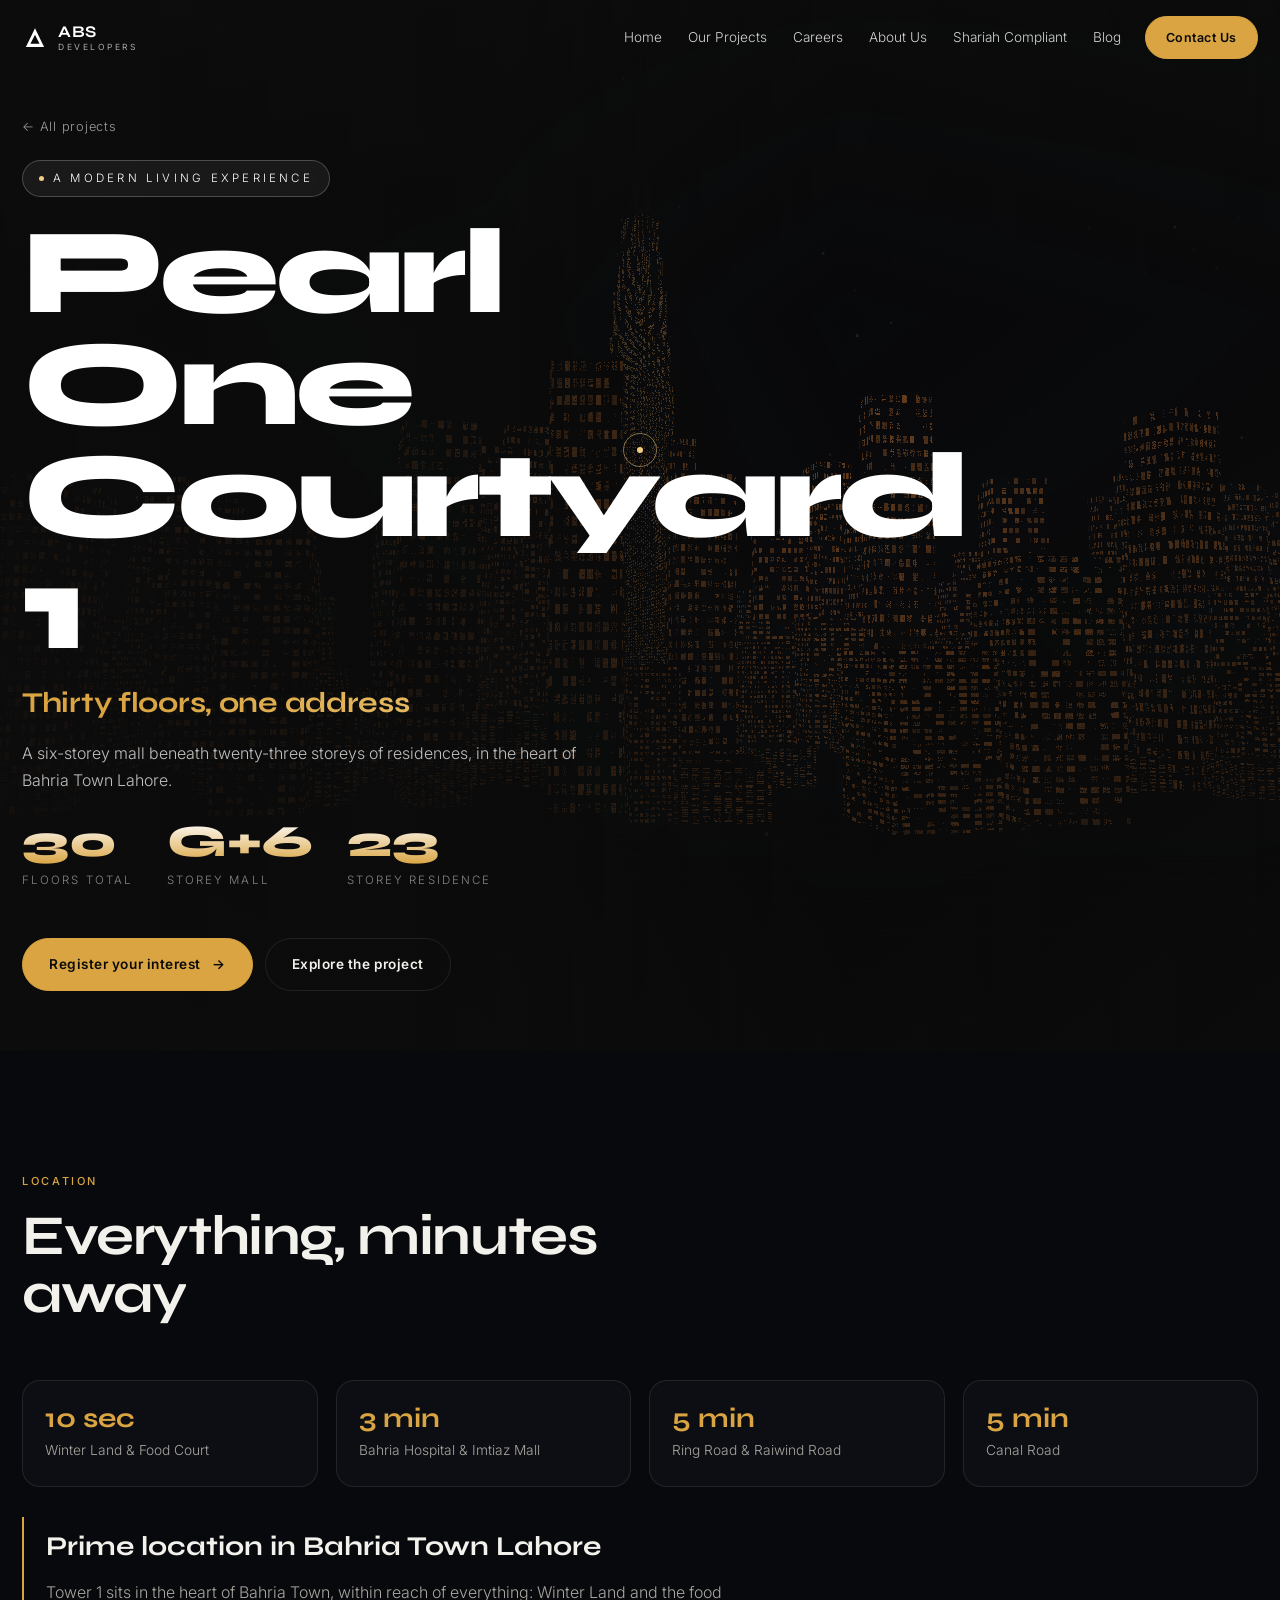
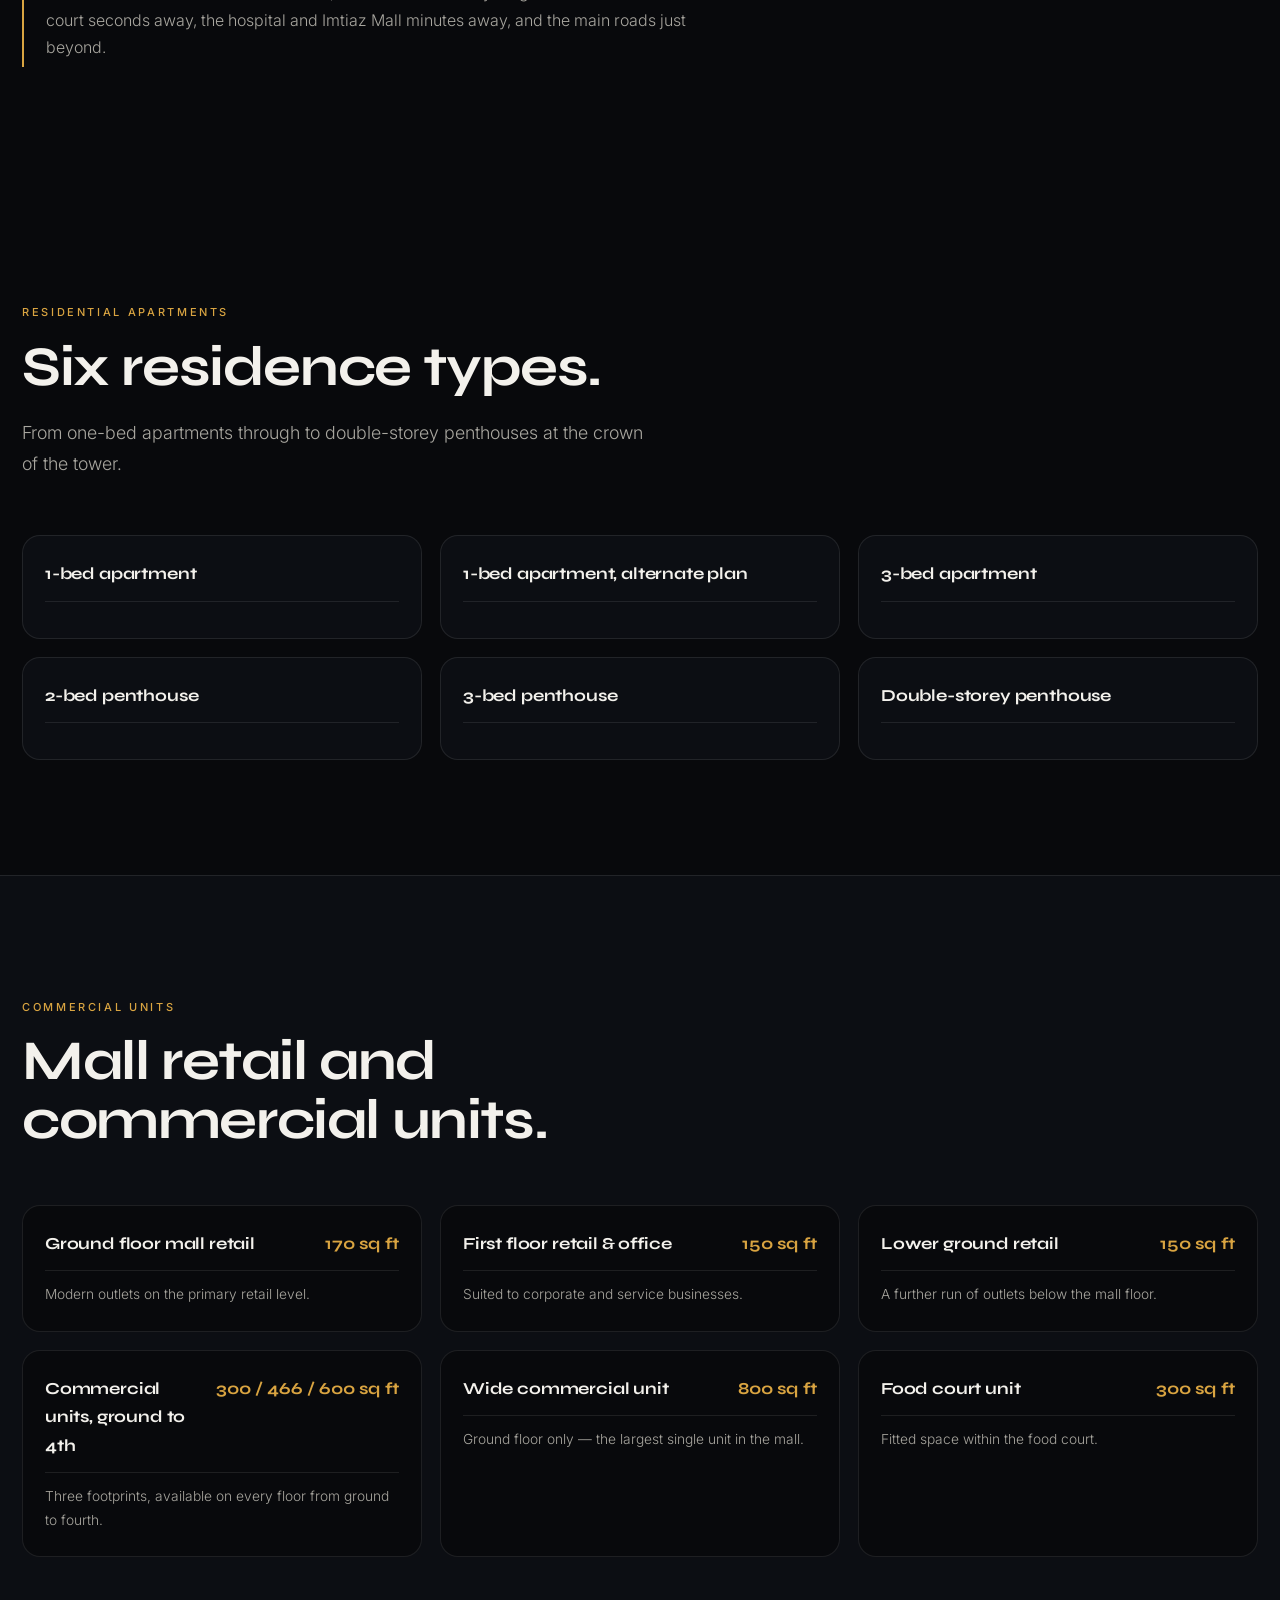
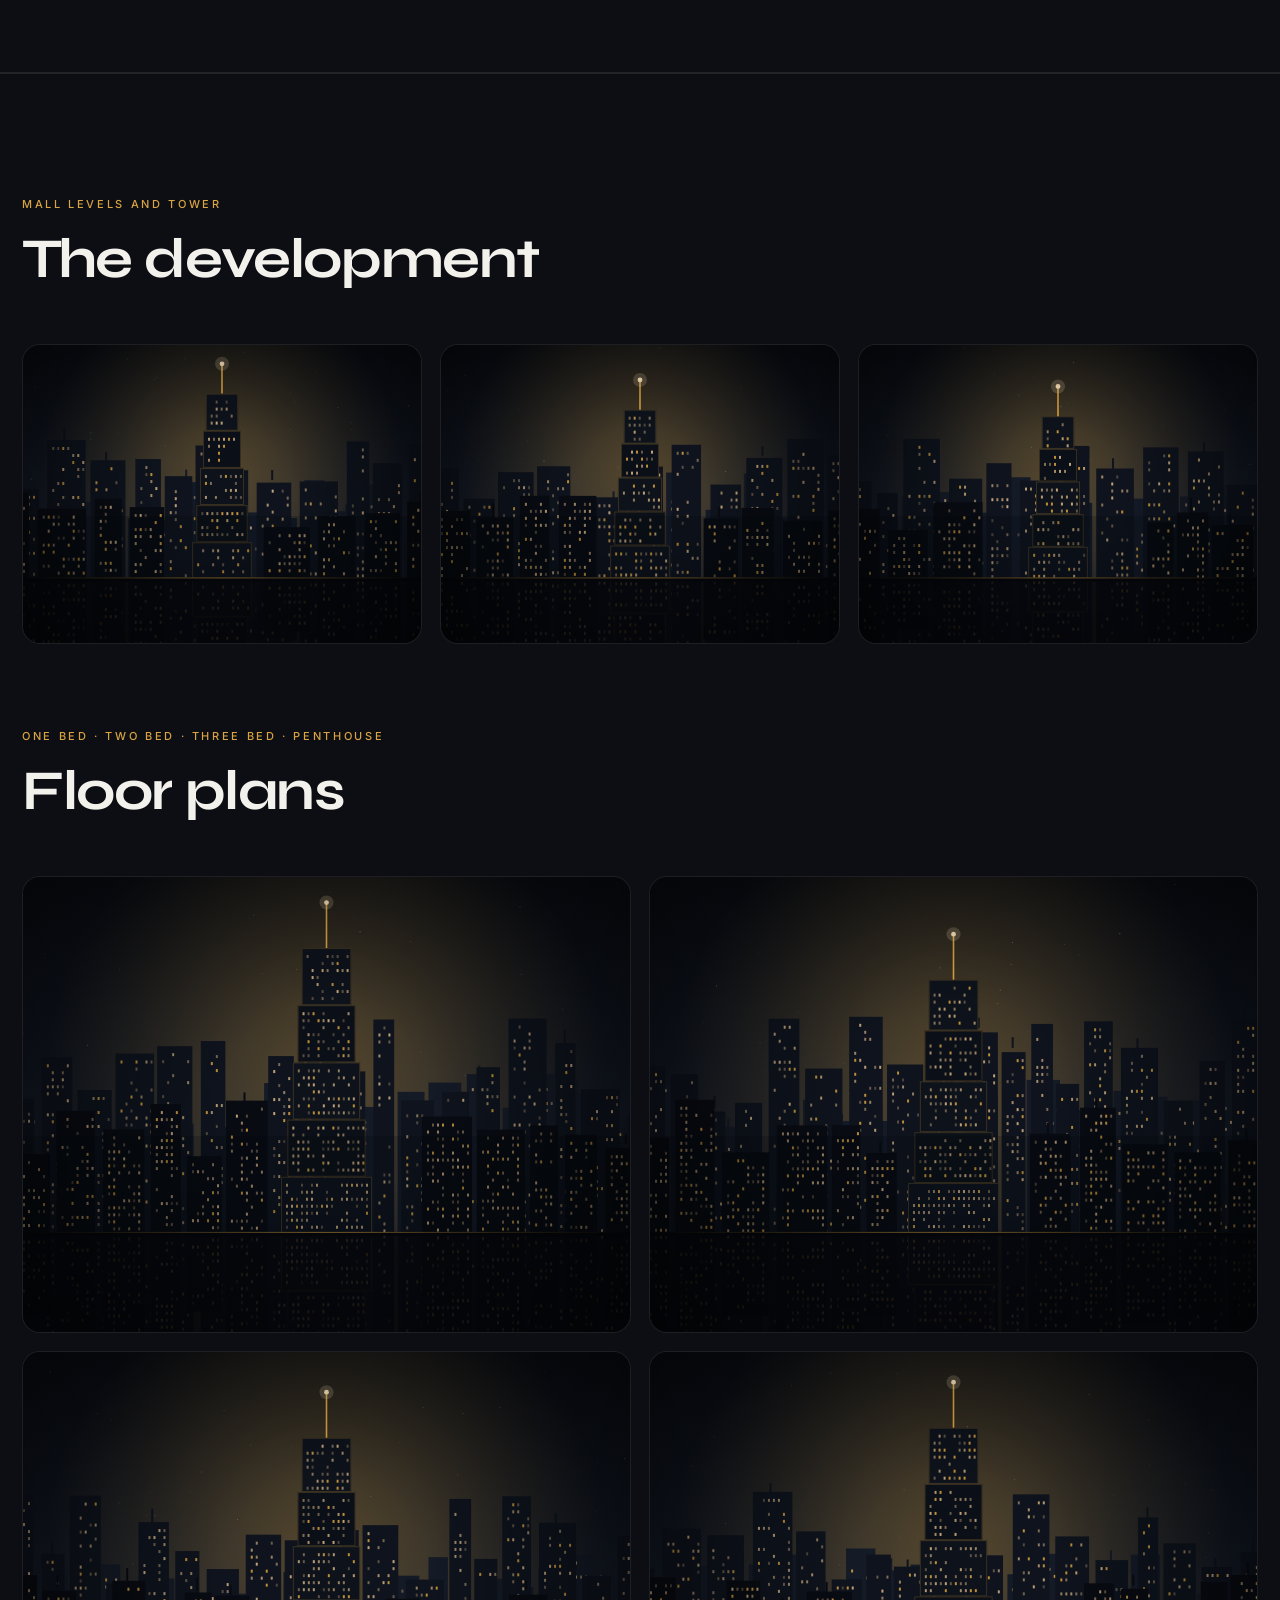
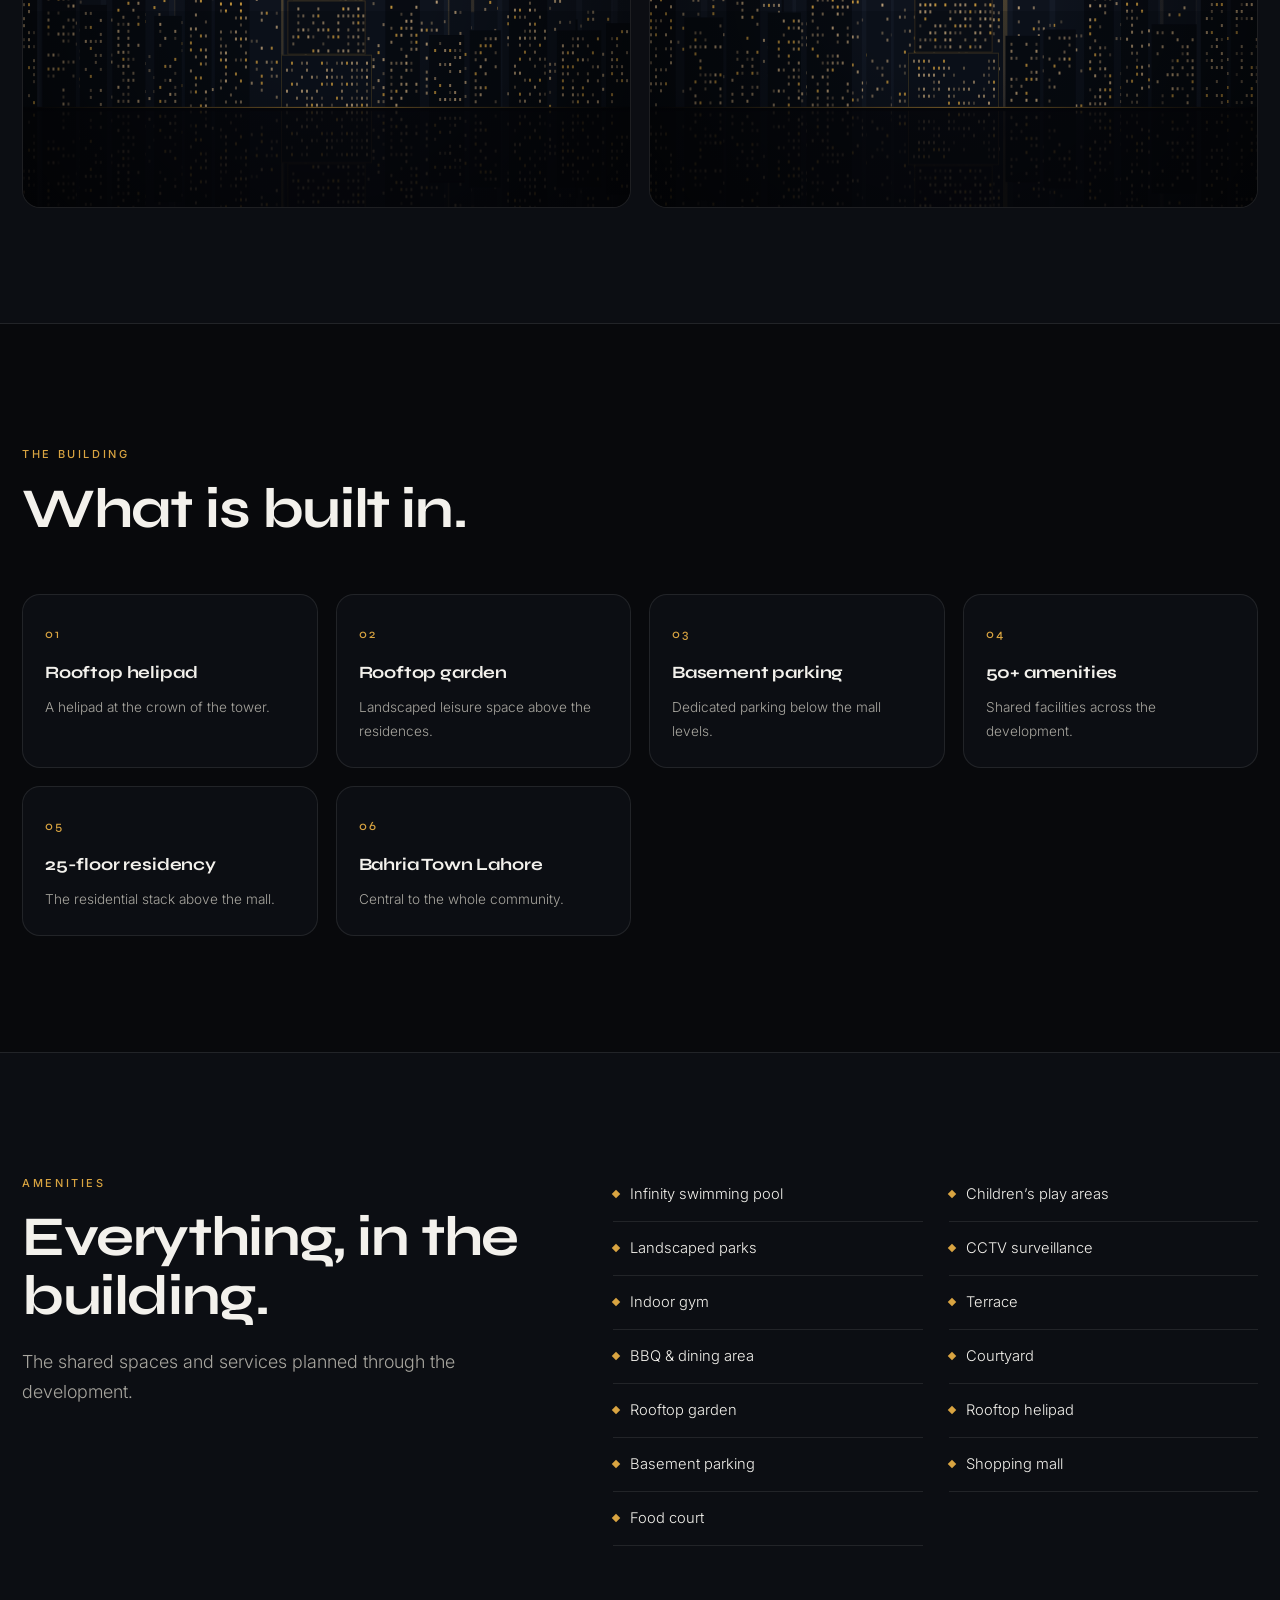
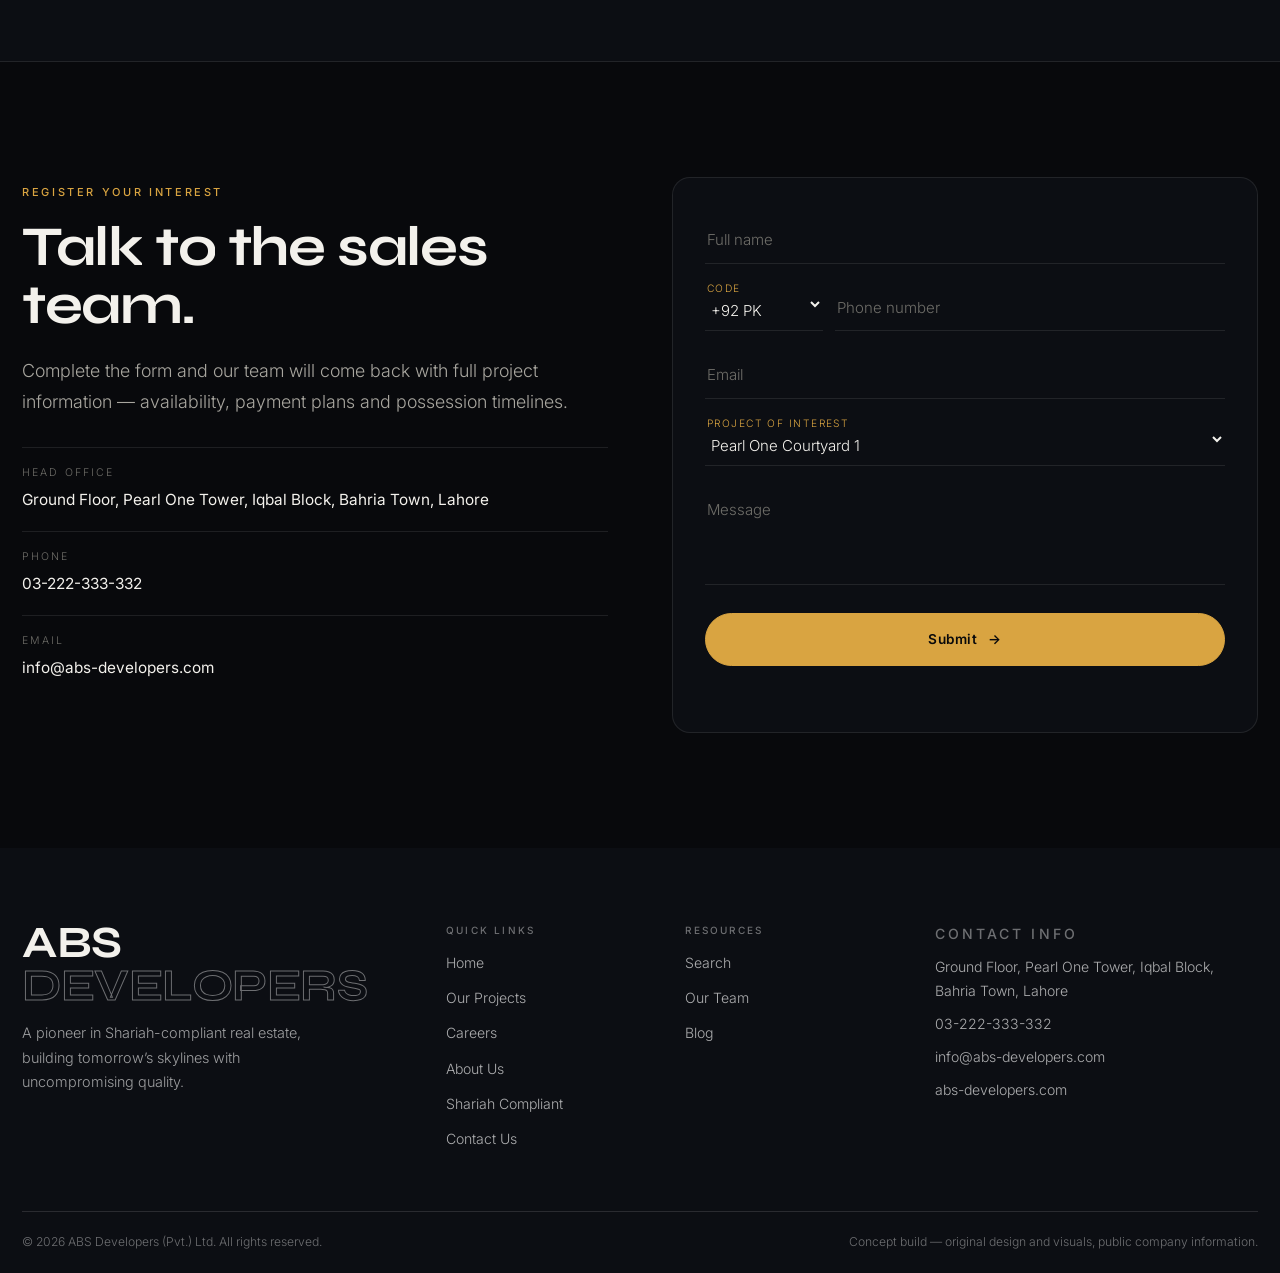
<file: poc-1.html>
<!DOCTYPE html>
<html lang="en">
<head>
<meta charset="UTF-8" />
<meta name="viewport" content="width=device-width, initial-scale=1, viewport-fit=cover" />
<meta name="theme-color" content="#08090c" />
<title>Pearl One Courtyard — Real Estate Project by ABS Developers</title>
<meta name="description" content="Pearl One Courtyard in Bahria Town Lahore — 30 floors comprising a six-storey mall and a 23-storey residence, with 50+ amenities and a rooftop helipad." />
<link rel="preconnect" href="https://fonts.googleapis.com" />
<link rel="preconnect" href="https://fonts.gstatic.com" crossorigin />
<link href="https://fonts.googleapis.com/css2?family=Syne:wght@600;700;800&family=Inter:wght@300;400;500;600&display=swap" rel="stylesheet" />
<link rel="stylesheet" href="src/css/style.css" />
<link rel="icon" href="data:image/svg+xml,%3Csvg xmlns='http://www.w3.org/2000/svg' viewBox='0 0 32 32'%3E%3Crect width='32' height='32' fill='%23090a0d'/%3E%3Cpath d='M16 4 L26 28 H6 Z' fill='none' stroke='%23d9a441' stroke-width='2'/%3E%3C/svg%3E" />
<script type="importmap">
{ "imports": { "three": "./src/vendor/three.module.min.js" } }
</script>
</head>
<body data-project="poc-1">

<div class="cursor" id="cursor"><span class="cursor__dot"></span><span class="cursor__ring"></span><span class="cursor__label"></span></div>
<div class="scroll-progress"><i id="scrollBar"></i></div>

<header class="nav is-stuck" id="nav">
  <a class="nav__brand" href="index.html" data-cursor="Home">
    <svg class="nav__logo" viewBox="0 0 40 40" aria-hidden="true"><polygon points="20,5 34,34 6,34"/><polygon class="o" points="20,15 27,29 13,29"/></svg>
    <span class="nav__brand-text">ABS<em>Developers</em></span>
  </a>
  <nav class="nav__links" id="navLinks" aria-label="Primary"></nav>
  <a class="btn btn--sm nav__cta" href="#interest" data-cursor="Talk">Contact Us</a>
  <button class="nav__burger" id="burger" aria-label="Menu" aria-expanded="false"><i></i><i></i></button>
</header>

<div class="menu" id="menu">
  <div class="menu__bg"></div>
  <div class="menu__grid">
    <ul class="menu__list" id="menuList"></ul>
    <div class="menu__meta">
      <p class="menu__label">Head Office</p>
      <p id="menuAddress"></p>
      <p class="menu__label">Enquiries</p>
      <p><a id="menuPhone" href="#"></a><br/><a id="menuEmail" href="#"></a></p>
    </div>
  </div>
</div>

<main>

<!-- ===== PROJECT HERO ===== -->
<section class="phero" id="top">
  <canvas id="cityCanvas" class="hero__canvas"></canvas>
  <div class="hero__veil"></div>
  <div class="wrap phero__inner">
    <a class="phero__back" href="index.html#projects" data-cursor="Back">← All projects</a>
    <p class="hero__eyebrow reveal-line"><i></i><span id="pEyebrow"></span></p>
    <h1 class="phero__title" id="pTitle"></h1>
    <p class="phero__tagline reveal-line" id="pTagline"></p>
    <p class="phero__stand reveal-line" id="pStand"></p>
    <div class="phero__specs" id="pSpecs"></div>
    <div class="phero__approvals" id="pApprovals"></div>
    <div class="hero__actions reveal-line">
      <a class="btn" href="#interest" data-cursor="Register">Register your interest<i class="btn__arrow">→</i></a>
      <a class="btn btn--ghost" href="#amenities" data-cursor="Look">Explore the project</a>
    </div>
    <p class="phero__market reveal-line" id="pMarket"></p>
  </div>
</section>

<!-- ===== LOCATION ===== -->
<section class="section travel" id="location" data-needs="#locTitle">
  <div class="wrap">
    <header class="sec-head">
      <p class="tag reveal">Location</p>
      <h2 class="h2 split" id="travelTitle">Where it stands.</h2>
    </header>
    <div class="travel__grid" id="travelGrid"></div>
    <div class="locnote reveal">
      <h3 id="locTitle"></h3>
      <p id="locText"></p>
    </div>
  </div>
</section>

<!-- ===== RESIDENTIAL ===== -->
<section class="section units" id="units" data-needs="#unitList">
  <div class="wrap">
    <header class="sec-head">
      <p class="tag reveal">Residential apartments</p>
      <h2 class="h2 split" id="unitsTitle">The residences.</h2>
      <p class="lede reveal" id="unitsNote"></p>
    </header>
    <div class="ugrid" id="unitList"></div>
  </div>
</section>

<!-- ===== COMMERCIAL ===== -->
<section class="section units units--alt" id="commercial" data-needs="#commercialList">
  <div class="wrap">
    <header class="sec-head">
      <p class="tag reveal">Commercial units</p>
      <h2 class="h2 split" id="commercialTitle">Retail and offices.</h2>
    </header>
    <div class="ugrid" id="commercialList"></div>
  </div>
</section>

<!-- ===== GALLERIES ===== -->
<section class="section pgallery" id="gallery" data-needs="#galleryHost">
  <div class="wrap" id="galleryHost"></div>
</section>

<!-- ===== LANDMARKS / FEATURES ===== -->
<section class="section landmarks" id="features" data-needs="#landmarkGrid">
  <div class="wrap">
    <header class="sec-head">
      <p class="tag reveal" id="landmarksTag">Features &amp; nearby landmarks</p>
      <h2 class="h2 split" id="landmarksTitle">What surrounds it.</h2>
    </header>
    <div class="lgrid" id="landmarkGrid"></div>
  </div>
</section>

<!-- ===== AMENITIES ===== -->
<section class="section amenities" id="amenities" data-needs="#amenList">
  <div class="wrap amen__grid">
    <div>
      <p class="tag reveal">Amenities</p>
      <h2 class="h2 split">Everything, in the building.</h2>
      <p class="lede reveal">The shared spaces and services planned through the development.</p>
    </div>
    <ul class="amen__list" id="amenList"></ul>
  </div>
</section>

<!-- ===== BOOKING ===== -->
<section class="section booking" id="booking" data-needs="#bookingSteps">
  <div class="wrap">
    <header class="sec-head">
      <p class="tag reveal">Booking</p>
      <h2 class="h2 split" id="bookingTitle">How to book.</h2>
      <p class="lede reveal" id="bookingNote"></p>
    </header>
    <ol class="bsteps" id="bookingSteps"></ol>
    <ul class="bcontacts" id="bookingContacts"></ul>
  </div>
</section>

<!-- ===== REGISTER INTEREST ===== -->
<section class="section interest" id="interest">
  <div class="wrap interest__grid">
    <div class="interest__left">
      <p class="tag reveal">Register Your Interest</p>
      <h2 class="h2 split">Talk to the sales team.</h2>
      <p class="lede reveal">Complete the form and our team will come back with full project information — availability, payment plans and possession timelines.</p>
      <ul class="contact__info">
        <li class="reveal"><span>Head Office</span><b id="cAddress"></b></li>
        <li class="reveal"><span>Phone</span><b><a id="cPhone" href="#"></a></b></li>
        <li class="reveal"><span>Email</span><b><a id="cEmail" href="#"></a></b></li>
      </ul>
    </div>
    <form class="form reveal" id="form" novalidate>
      <div class="field"><input id="fName" name="name" required placeholder=" " autocomplete="name" /><label for="fName">Full name</label></div>
      <div class="form__row">
        <div class="field field--code"><select id="fCode" name="code" aria-label="Country code"></select><label for="fCode" class="label--static">Code</label></div>
        <div class="field"><input id="fPhone" name="phone" required placeholder=" " inputmode="tel" autocomplete="tel" /><label for="fPhone">Phone number</label></div>
      </div>
      <div class="field"><input id="fEmail" type="email" name="email" required placeholder=" " autocomplete="email" /><label for="fEmail">Email</label></div>
      <div class="field"><select id="fProject" name="project"></select><label for="fProject" class="label--static">Project of interest</label></div>
      <div class="field"><textarea id="fMsg" name="message" rows="3" placeholder=" "></textarea><label for="fMsg">Message</label></div>
      <button class="btn btn--full" type="submit" data-cursor="Send">Submit<i class="btn__arrow">→</i></button>
      <p class="form__note" id="formNote" role="status"></p>
    </form>
  </div>
</section>

</main>

<footer class="footer">
  <div class="wrap footer__top">
    <div class="footer__brand">
      <h2 class="footer__mark">ABS<em>DEVELOPERS</em></h2>
      <p id="footerBlurb"></p>
    </div>
    <div class="footer__cols" id="footerCols"></div>
    <div class="footer__contact">
      <p class="menu__label">Contact Info</p>
      <p id="fAddress"></p>
      <p><a id="fPhoneLink" href="#"></a></p>
      <p><a id="fEmailLink" href="#"></a></p>
      <p><span id="fSite"></span></p>
    </div>
  </div>
  <div class="wrap footer__bottom">
    <p>© <span id="year"></span> ABS Developers (Pvt.) Ltd. All rights reserved.</p>
    <p class="footer__note">Concept build — original design and visuals, public company information.</p>
  </div>
</footer>

<script type="module" src="src/js/project.js"></script>
</body>
</html>
</file>
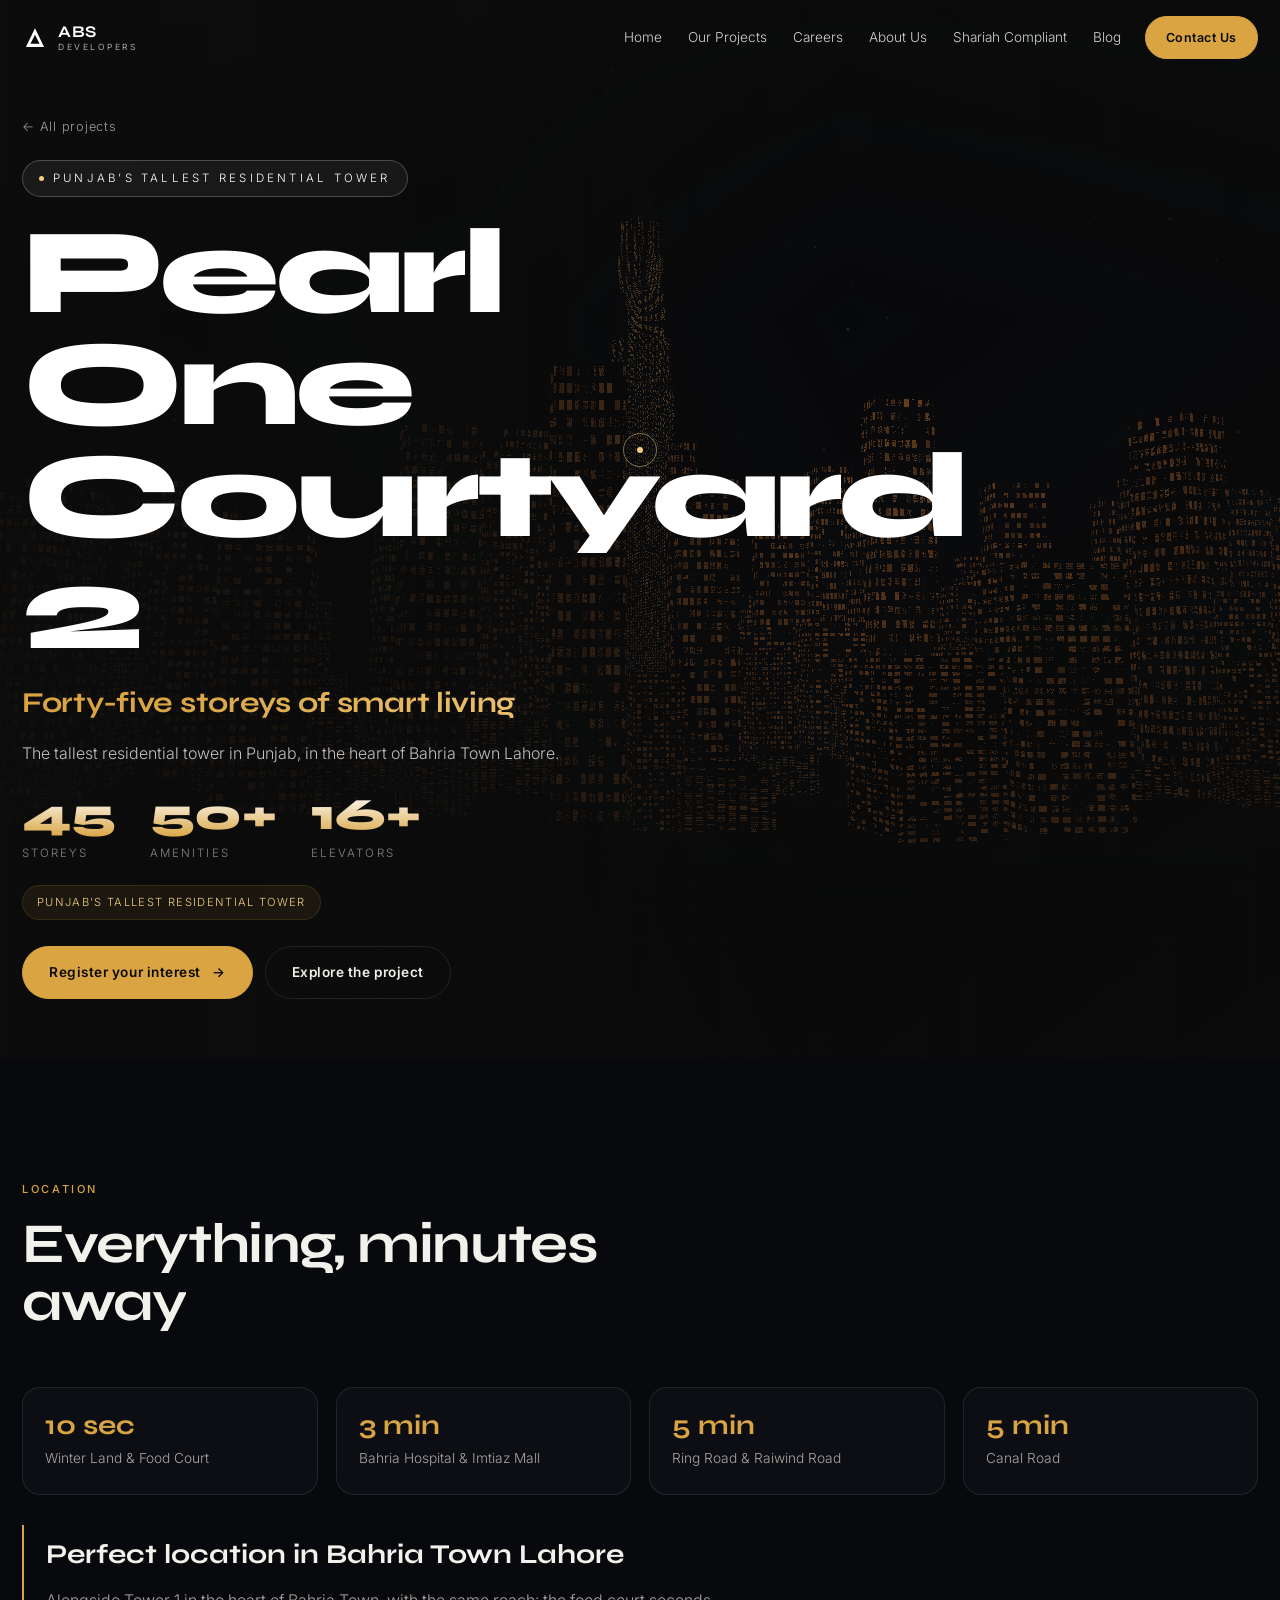
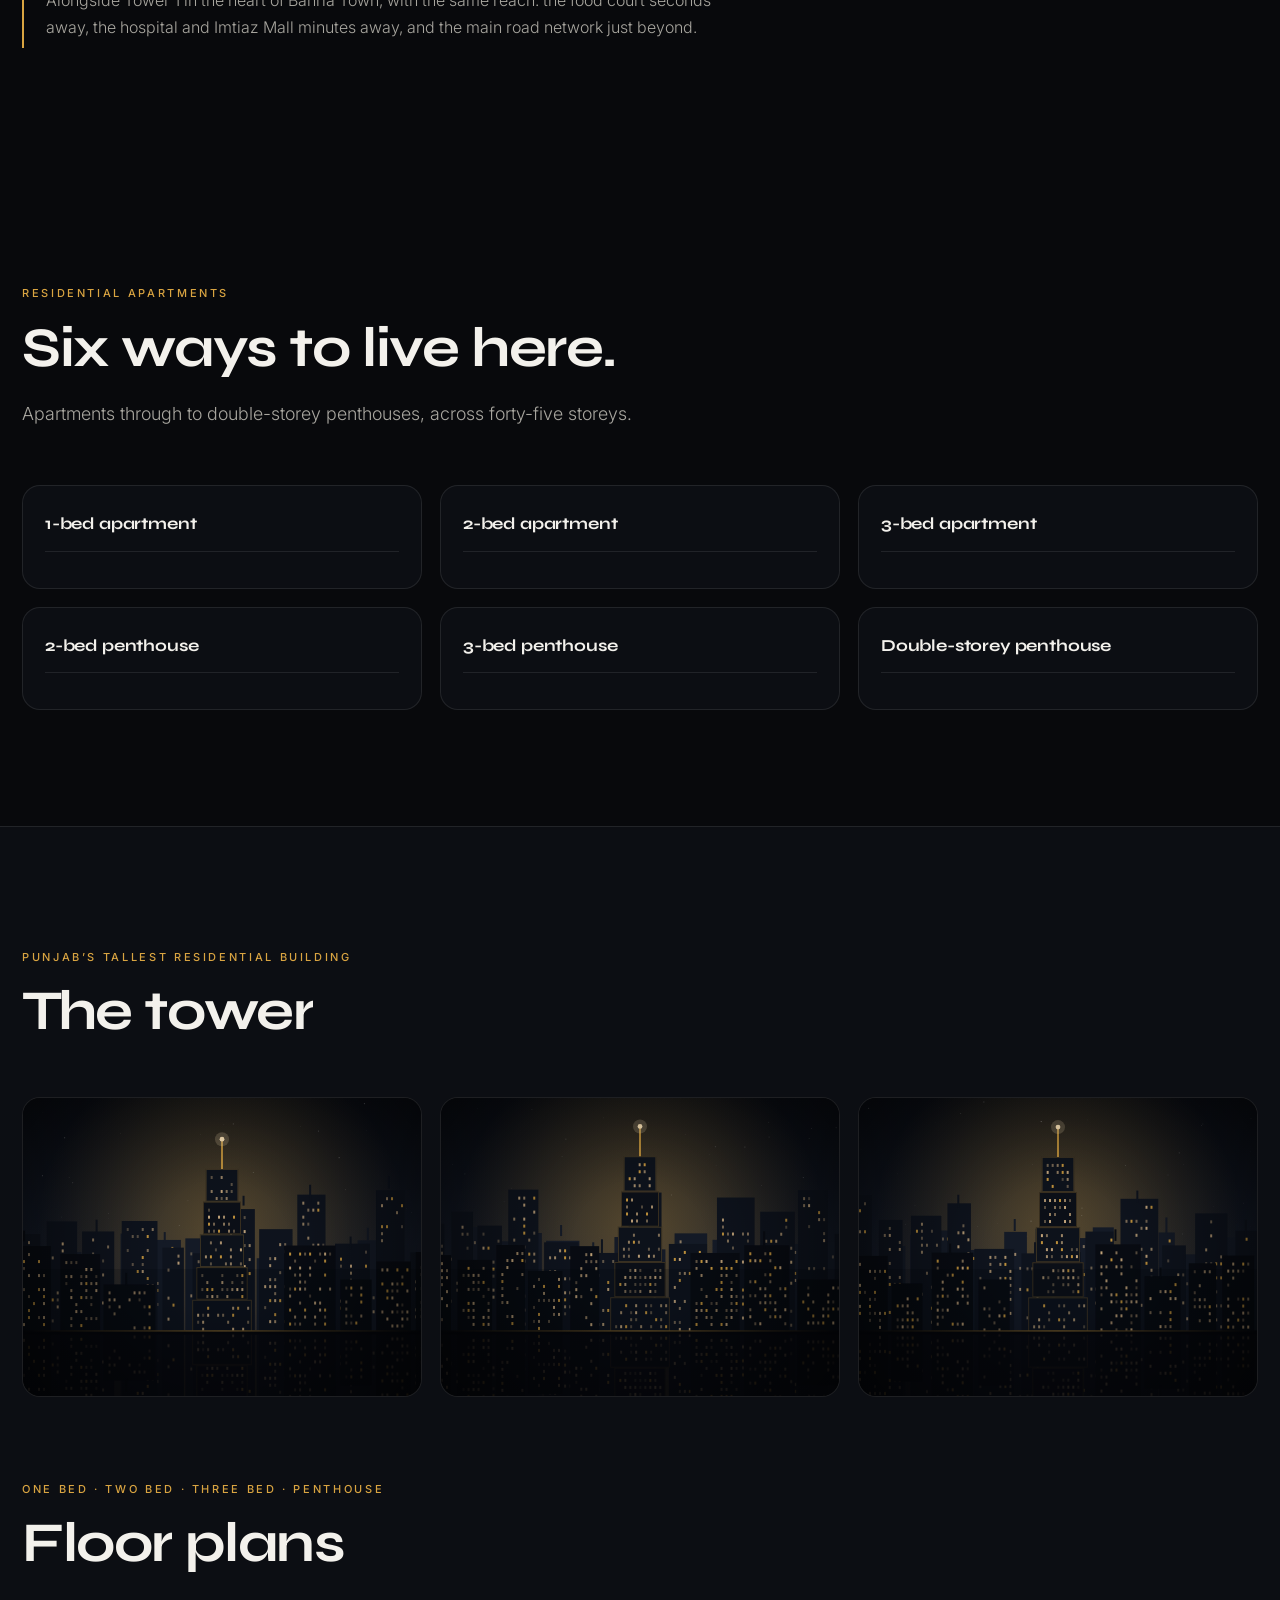
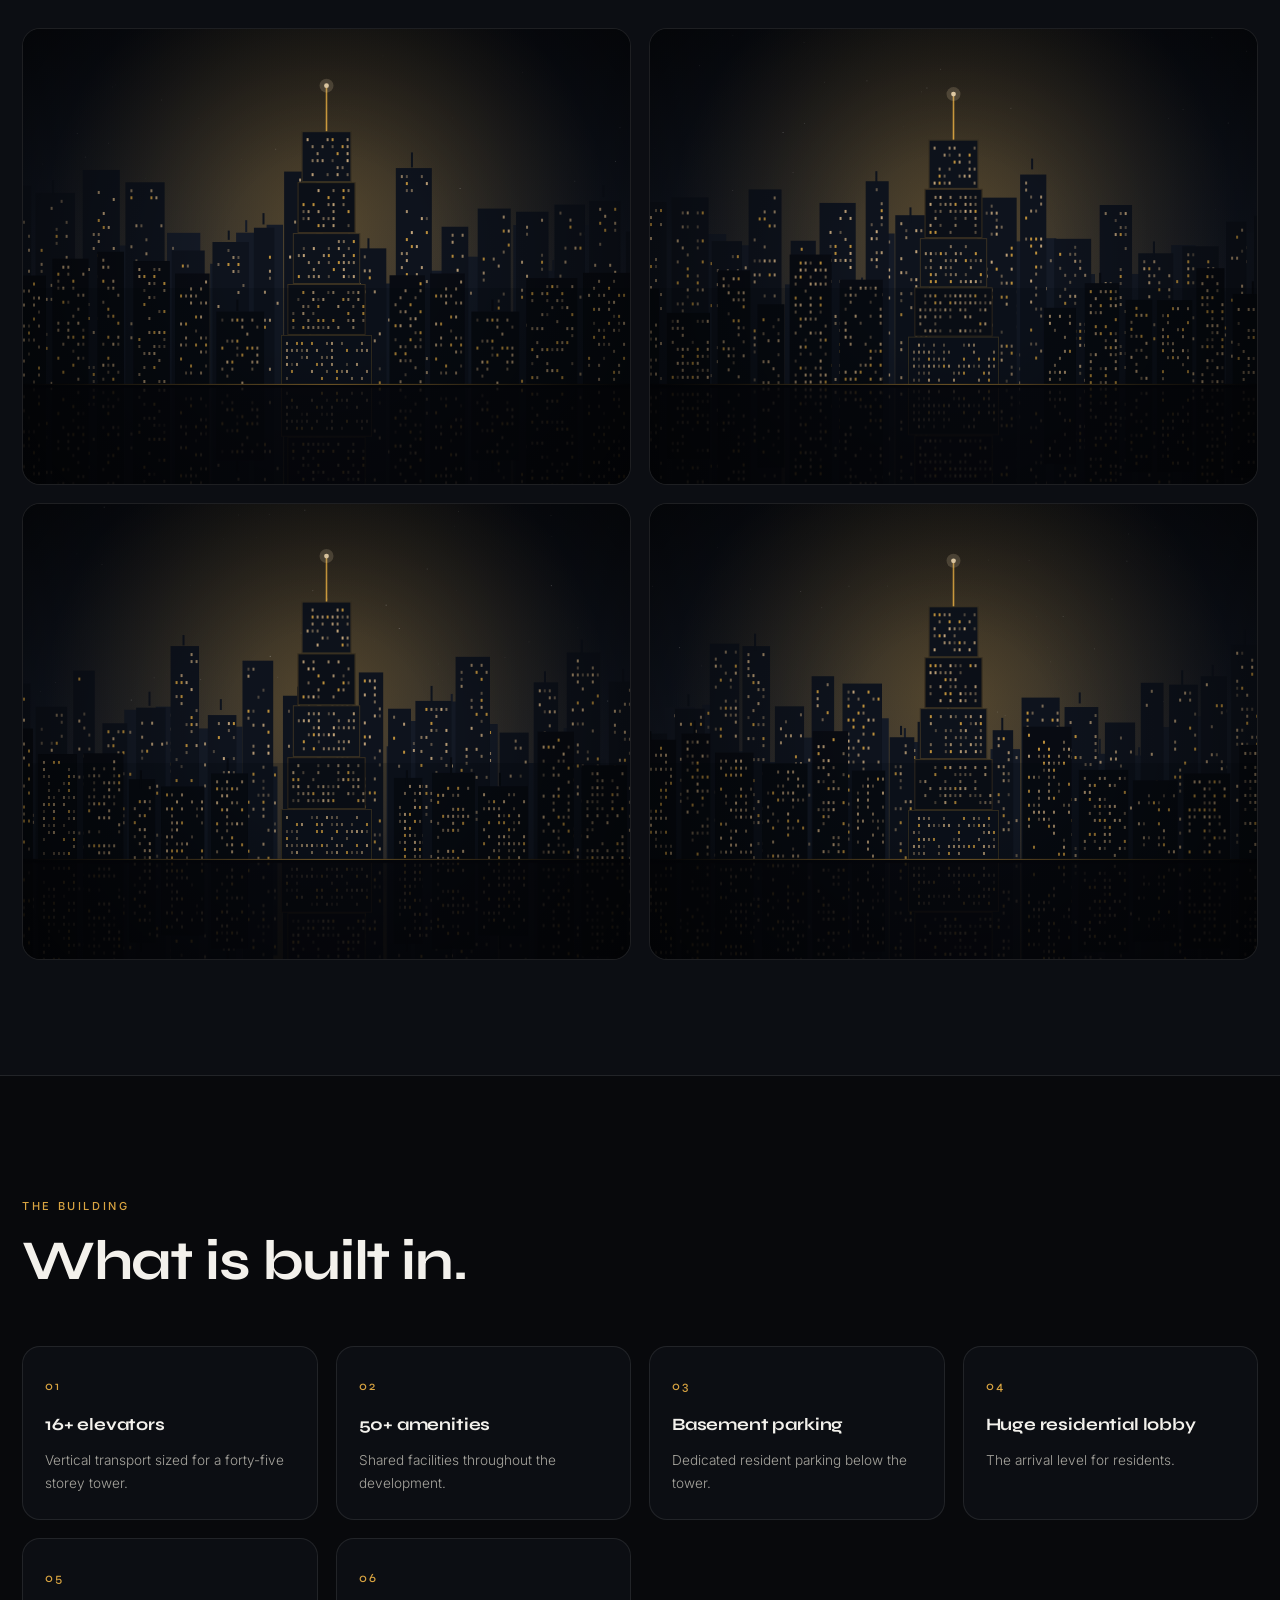
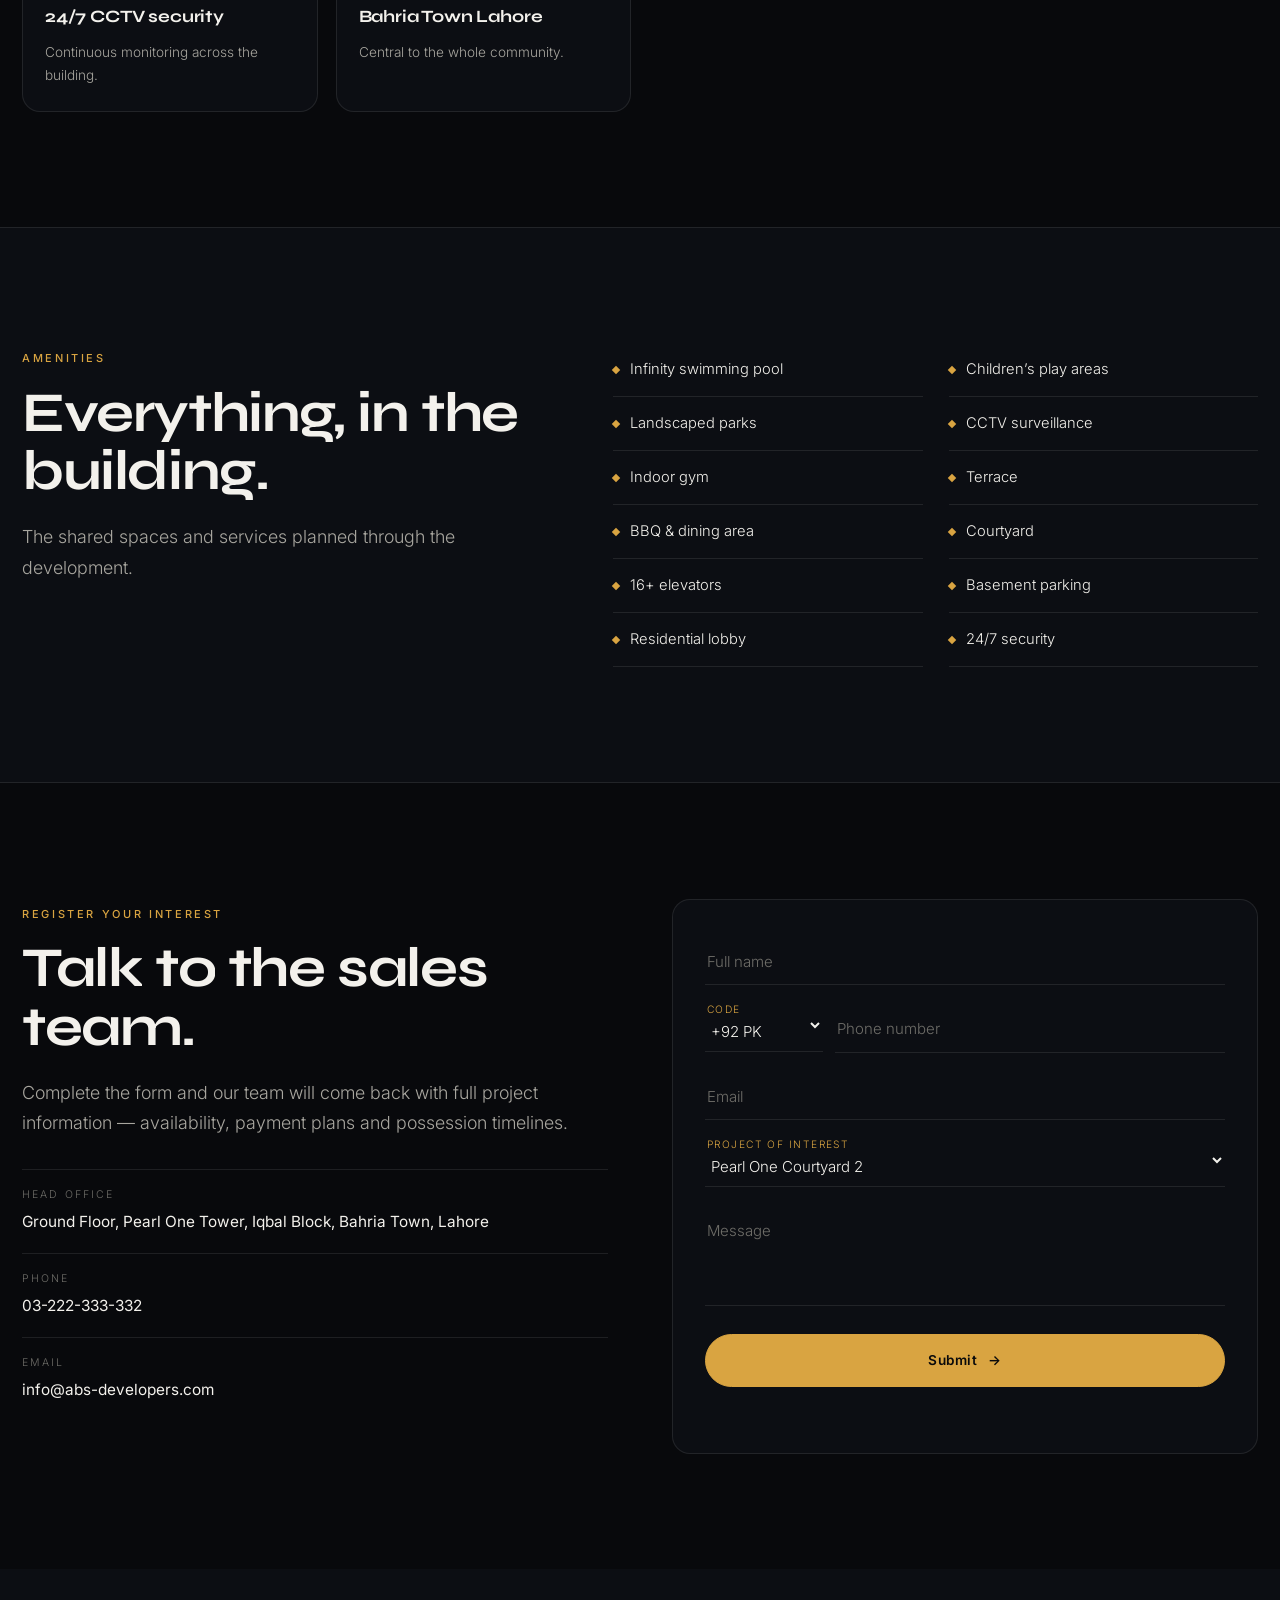
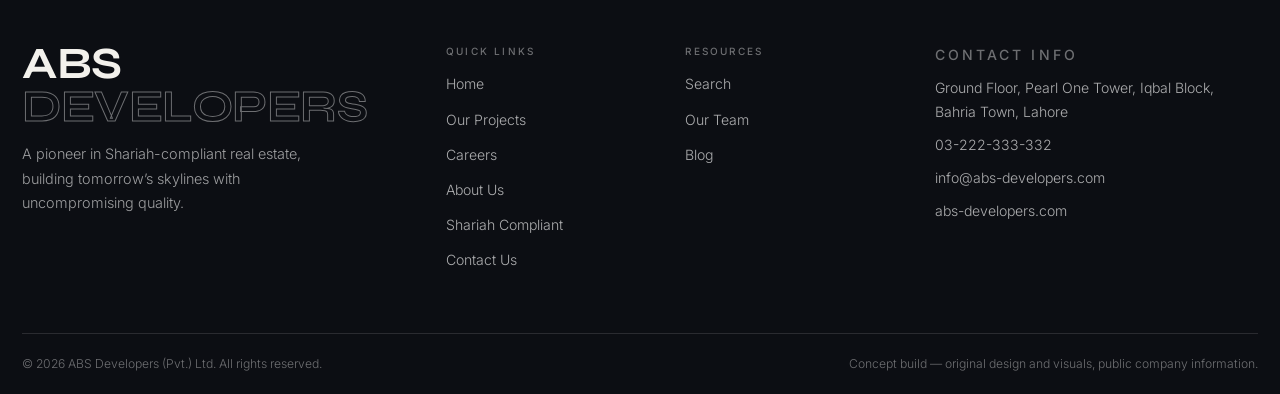
<file: poc-2.html>
<!DOCTYPE html>
<html lang="en">
<head>
<meta charset="UTF-8" />
<meta name="viewport" content="width=device-width, initial-scale=1, viewport-fit=cover" />
<meta name="theme-color" content="#08090c" />
<title>Pearl One Courtyard 2 — Smart Living in Bahria Town Lahore</title>
<meta name="description" content="Pearl One Courtyard 2 is Punjab's tallest residential tower — 45 storeys in Bahria Town Lahore with 50+ amenities and 16+ elevators." />
<link rel="preconnect" href="https://fonts.googleapis.com" />
<link rel="preconnect" href="https://fonts.gstatic.com" crossorigin />
<link href="https://fonts.googleapis.com/css2?family=Syne:wght@600;700;800&family=Inter:wght@300;400;500;600&display=swap" rel="stylesheet" />
<link rel="stylesheet" href="src/css/style.css" />
<link rel="icon" href="data:image/svg+xml,%3Csvg xmlns='http://www.w3.org/2000/svg' viewBox='0 0 32 32'%3E%3Crect width='32' height='32' fill='%23090a0d'/%3E%3Cpath d='M16 4 L26 28 H6 Z' fill='none' stroke='%23d9a441' stroke-width='2'/%3E%3C/svg%3E" />
<script type="importmap">
{ "imports": { "three": "./src/vendor/three.module.min.js" } }
</script>
</head>
<body data-project="poc-2">

<div class="cursor" id="cursor"><span class="cursor__dot"></span><span class="cursor__ring"></span><span class="cursor__label"></span></div>
<div class="scroll-progress"><i id="scrollBar"></i></div>

<header class="nav is-stuck" id="nav">
  <a class="nav__brand" href="index.html" data-cursor="Home">
    <svg class="nav__logo" viewBox="0 0 40 40" aria-hidden="true"><polygon points="20,5 34,34 6,34"/><polygon class="o" points="20,15 27,29 13,29"/></svg>
    <span class="nav__brand-text">ABS<em>Developers</em></span>
  </a>
  <nav class="nav__links" id="navLinks" aria-label="Primary"></nav>
  <a class="btn btn--sm nav__cta" href="#interest" data-cursor="Talk">Contact Us</a>
  <button class="nav__burger" id="burger" aria-label="Menu" aria-expanded="false"><i></i><i></i></button>
</header>

<div class="menu" id="menu">
  <div class="menu__bg"></div>
  <div class="menu__grid">
    <ul class="menu__list" id="menuList"></ul>
    <div class="menu__meta">
      <p class="menu__label">Head Office</p>
      <p id="menuAddress"></p>
      <p class="menu__label">Enquiries</p>
      <p><a id="menuPhone" href="#"></a><br/><a id="menuEmail" href="#"></a></p>
    </div>
  </div>
</div>

<main>

<!-- ===== PROJECT HERO ===== -->
<section class="phero" id="top">
  <canvas id="cityCanvas" class="hero__canvas"></canvas>
  <div class="hero__veil"></div>
  <div class="wrap phero__inner">
    <a class="phero__back" href="index.html#projects" data-cursor="Back">← All projects</a>
    <p class="hero__eyebrow reveal-line"><i></i><span id="pEyebrow"></span></p>
    <h1 class="phero__title" id="pTitle"></h1>
    <p class="phero__tagline reveal-line" id="pTagline"></p>
    <p class="phero__stand reveal-line" id="pStand"></p>
    <div class="phero__specs" id="pSpecs"></div>
    <div class="phero__approvals" id="pApprovals"></div>
    <div class="hero__actions reveal-line">
      <a class="btn" href="#interest" data-cursor="Register">Register your interest<i class="btn__arrow">→</i></a>
      <a class="btn btn--ghost" href="#amenities" data-cursor="Look">Explore the project</a>
    </div>
    <p class="phero__market reveal-line" id="pMarket"></p>
  </div>
</section>

<!-- ===== LOCATION ===== -->
<section class="section travel" id="location" data-needs="#locTitle">
  <div class="wrap">
    <header class="sec-head">
      <p class="tag reveal">Location</p>
      <h2 class="h2 split" id="travelTitle">Where it stands.</h2>
    </header>
    <div class="travel__grid" id="travelGrid"></div>
    <div class="locnote reveal">
      <h3 id="locTitle"></h3>
      <p id="locText"></p>
    </div>
  </div>
</section>

<!-- ===== RESIDENTIAL ===== -->
<section class="section units" id="units" data-needs="#unitList">
  <div class="wrap">
    <header class="sec-head">
      <p class="tag reveal">Residential apartments</p>
      <h2 class="h2 split" id="unitsTitle">The residences.</h2>
      <p class="lede reveal" id="unitsNote"></p>
    </header>
    <div class="ugrid" id="unitList"></div>
  </div>
</section>

<!-- ===== COMMERCIAL ===== -->
<section class="section units units--alt" id="commercial" data-needs="#commercialList">
  <div class="wrap">
    <header class="sec-head">
      <p class="tag reveal">Commercial units</p>
      <h2 class="h2 split" id="commercialTitle">Retail and offices.</h2>
    </header>
    <div class="ugrid" id="commercialList"></div>
  </div>
</section>

<!-- ===== GALLERIES ===== -->
<section class="section pgallery" id="gallery" data-needs="#galleryHost">
  <div class="wrap" id="galleryHost"></div>
</section>

<!-- ===== LANDMARKS / FEATURES ===== -->
<section class="section landmarks" id="features" data-needs="#landmarkGrid">
  <div class="wrap">
    <header class="sec-head">
      <p class="tag reveal" id="landmarksTag">Features &amp; nearby landmarks</p>
      <h2 class="h2 split" id="landmarksTitle">What surrounds it.</h2>
    </header>
    <div class="lgrid" id="landmarkGrid"></div>
  </div>
</section>

<!-- ===== AMENITIES ===== -->
<section class="section amenities" id="amenities" data-needs="#amenList">
  <div class="wrap amen__grid">
    <div>
      <p class="tag reveal">Amenities</p>
      <h2 class="h2 split">Everything, in the building.</h2>
      <p class="lede reveal">The shared spaces and services planned through the development.</p>
    </div>
    <ul class="amen__list" id="amenList"></ul>
  </div>
</section>

<!-- ===== BOOKING ===== -->
<section class="section booking" id="booking" data-needs="#bookingSteps">
  <div class="wrap">
    <header class="sec-head">
      <p class="tag reveal">Booking</p>
      <h2 class="h2 split" id="bookingTitle">How to book.</h2>
      <p class="lede reveal" id="bookingNote"></p>
    </header>
    <ol class="bsteps" id="bookingSteps"></ol>
    <ul class="bcontacts" id="bookingContacts"></ul>
  </div>
</section>

<!-- ===== REGISTER INTEREST ===== -->
<section class="section interest" id="interest">
  <div class="wrap interest__grid">
    <div class="interest__left">
      <p class="tag reveal">Register Your Interest</p>
      <h2 class="h2 split">Talk to the sales team.</h2>
      <p class="lede reveal">Complete the form and our team will come back with full project information — availability, payment plans and possession timelines.</p>
      <ul class="contact__info">
        <li class="reveal"><span>Head Office</span><b id="cAddress"></b></li>
        <li class="reveal"><span>Phone</span><b><a id="cPhone" href="#"></a></b></li>
        <li class="reveal"><span>Email</span><b><a id="cEmail" href="#"></a></b></li>
      </ul>
    </div>
    <form class="form reveal" id="form" novalidate>
      <div class="field"><input id="fName" name="name" required placeholder=" " autocomplete="name" /><label for="fName">Full name</label></div>
      <div class="form__row">
        <div class="field field--code"><select id="fCode" name="code" aria-label="Country code"></select><label for="fCode" class="label--static">Code</label></div>
        <div class="field"><input id="fPhone" name="phone" required placeholder=" " inputmode="tel" autocomplete="tel" /><label for="fPhone">Phone number</label></div>
      </div>
      <div class="field"><input id="fEmail" type="email" name="email" required placeholder=" " autocomplete="email" /><label for="fEmail">Email</label></div>
      <div class="field"><select id="fProject" name="project"></select><label for="fProject" class="label--static">Project of interest</label></div>
      <div class="field"><textarea id="fMsg" name="message" rows="3" placeholder=" "></textarea><label for="fMsg">Message</label></div>
      <button class="btn btn--full" type="submit" data-cursor="Send">Submit<i class="btn__arrow">→</i></button>
      <p class="form__note" id="formNote" role="status"></p>
    </form>
  </div>
</section>

</main>

<footer class="footer">
  <div class="wrap footer__top">
    <div class="footer__brand">
      <h2 class="footer__mark">ABS<em>DEVELOPERS</em></h2>
      <p id="footerBlurb"></p>
    </div>
    <div class="footer__cols" id="footerCols"></div>
    <div class="footer__contact">
      <p class="menu__label">Contact Info</p>
      <p id="fAddress"></p>
      <p><a id="fPhoneLink" href="#"></a></p>
      <p><a id="fEmailLink" href="#"></a></p>
      <p><span id="fSite"></span></p>
    </div>
  </div>
  <div class="wrap footer__bottom">
    <p>© <span id="year"></span> ABS Developers (Pvt.) Ltd. All rights reserved.</p>
    <p class="footer__note">Concept build — original design and visuals, public company information.</p>
  </div>
</footer>

<script type="module" src="src/js/project.js"></script>
</body>
</html>
</file>
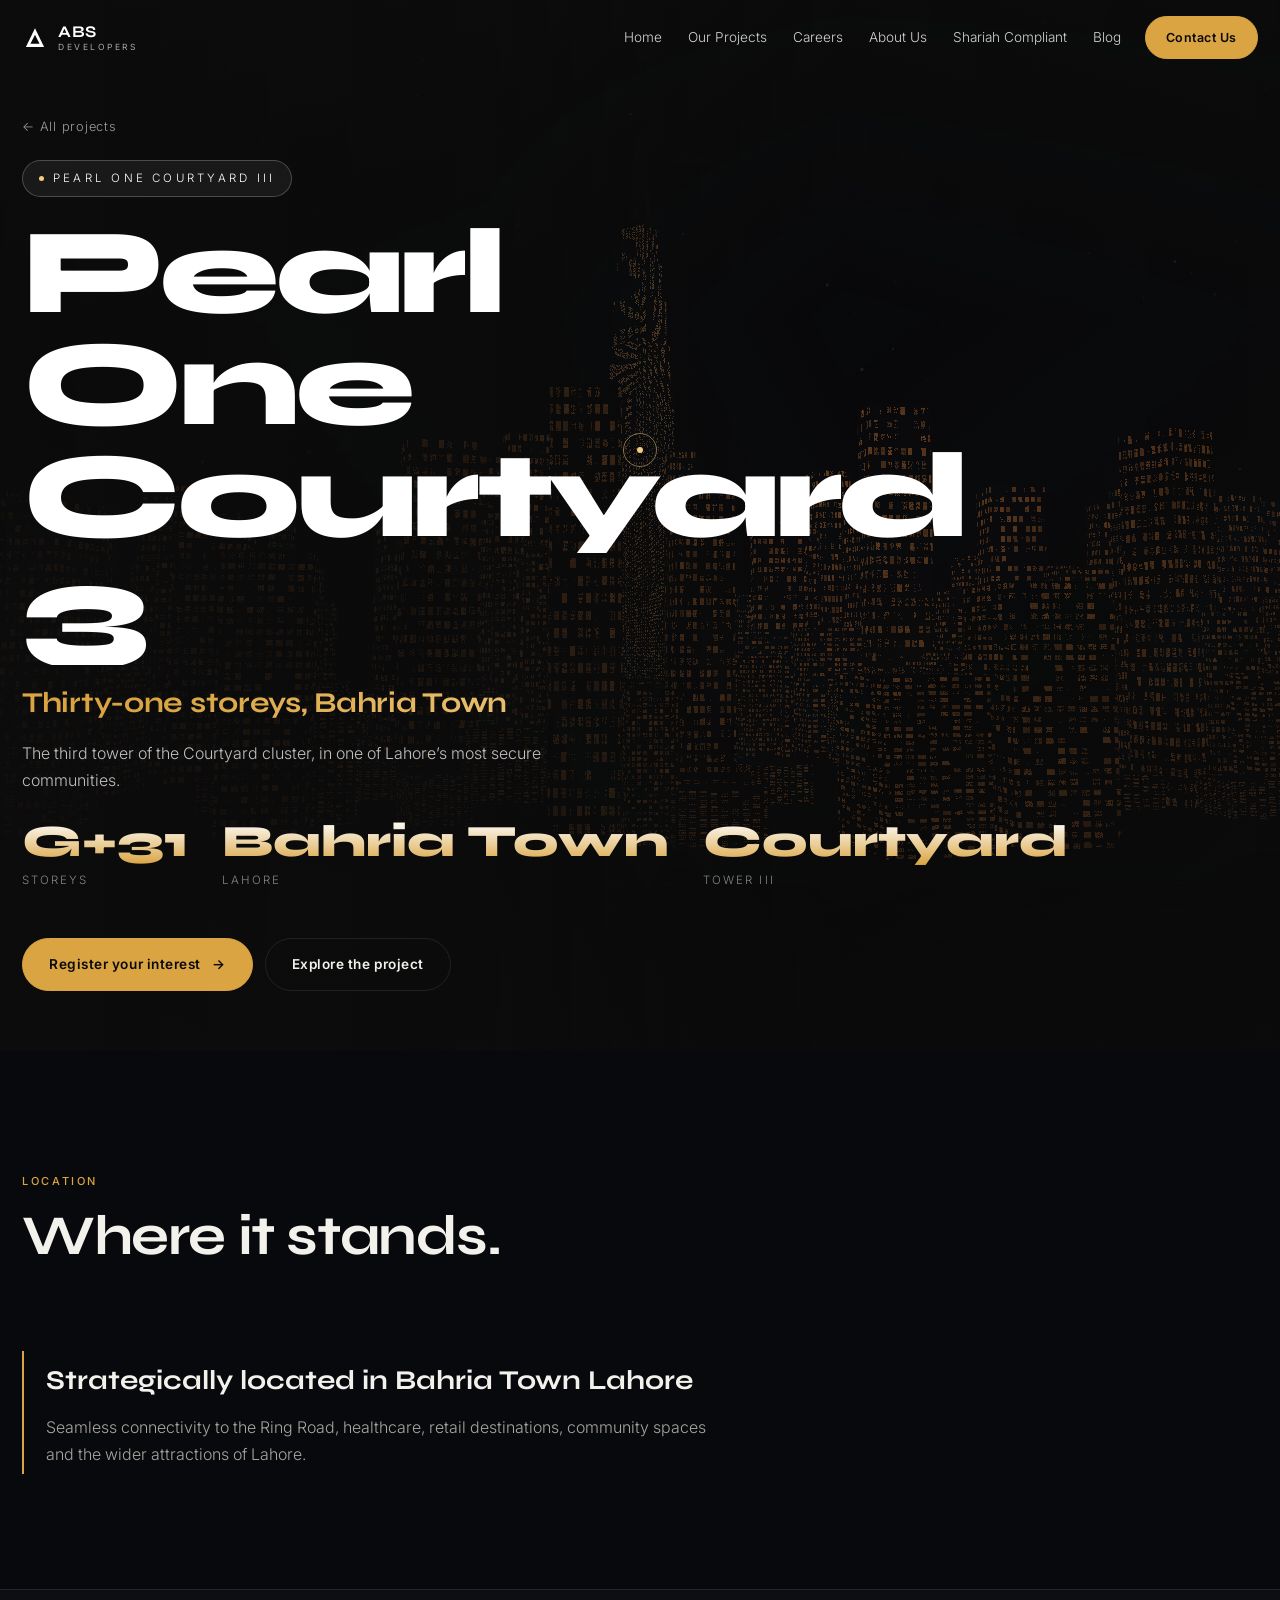
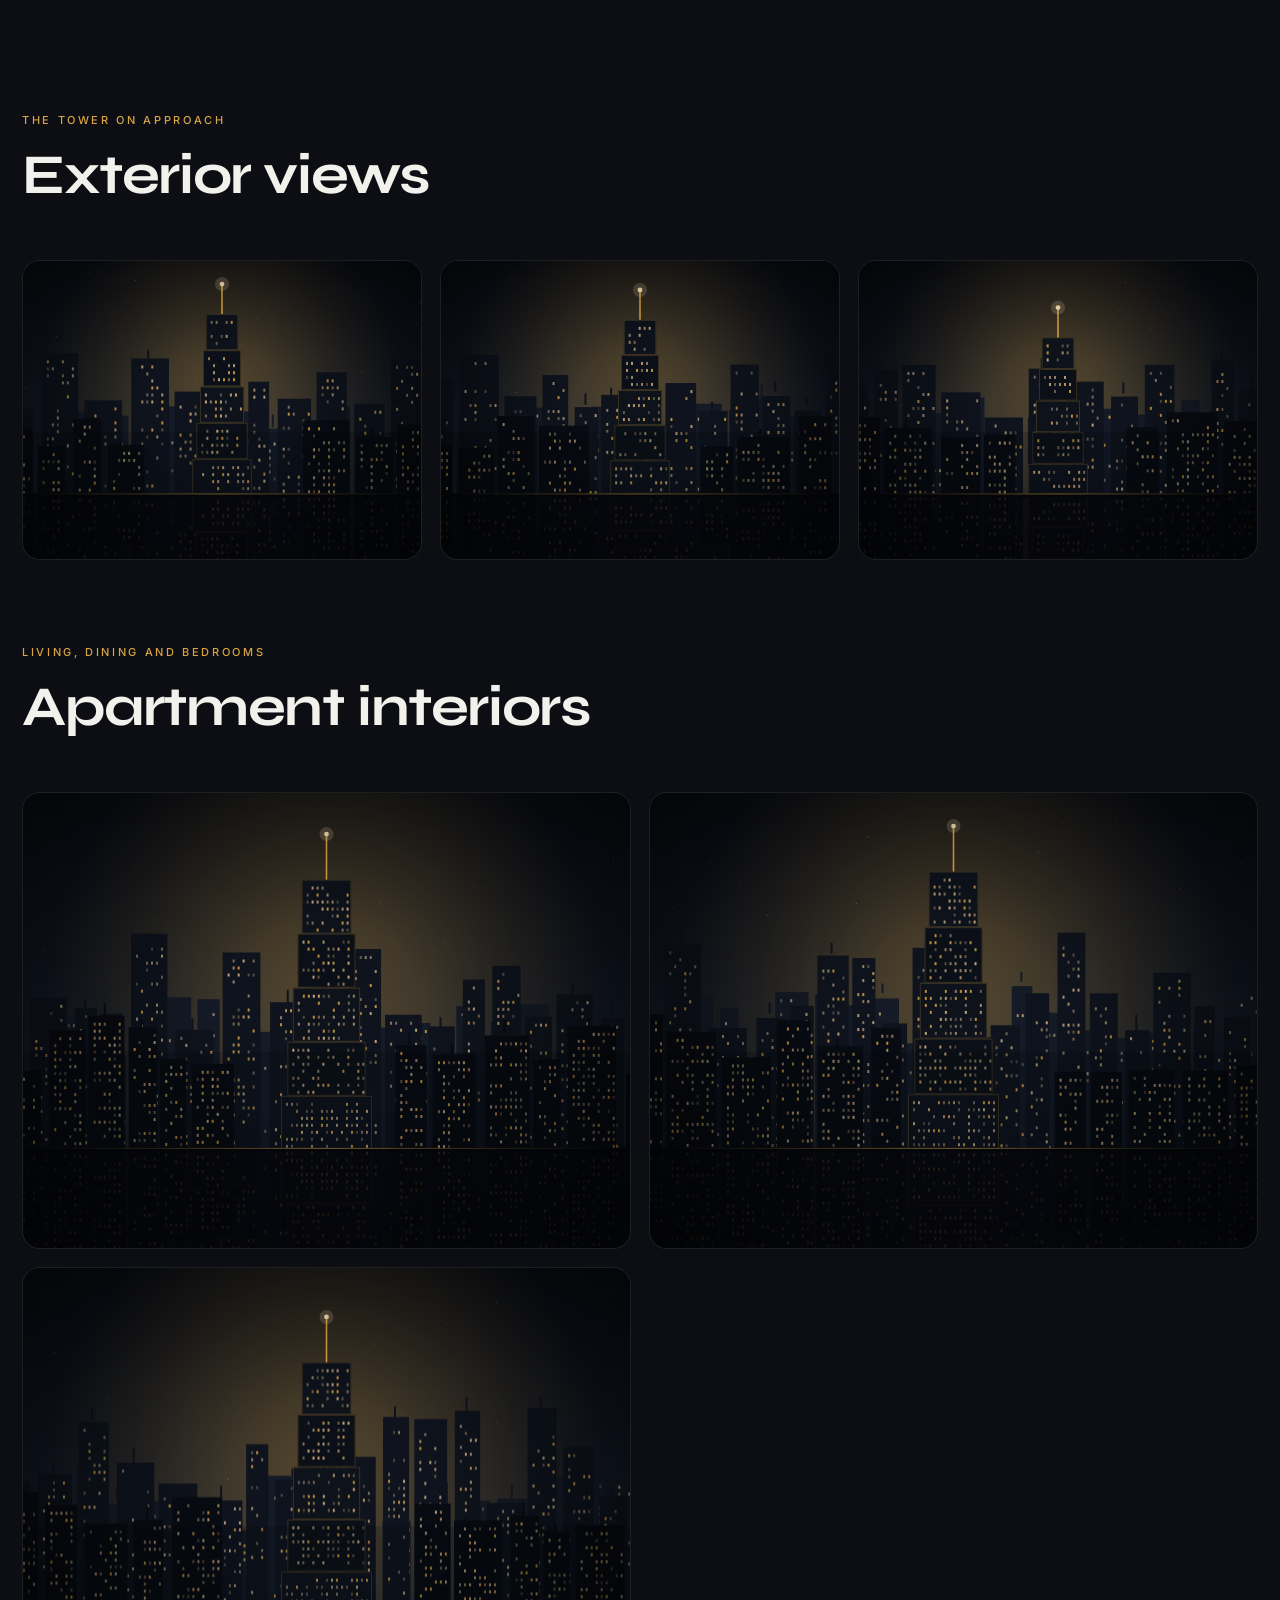
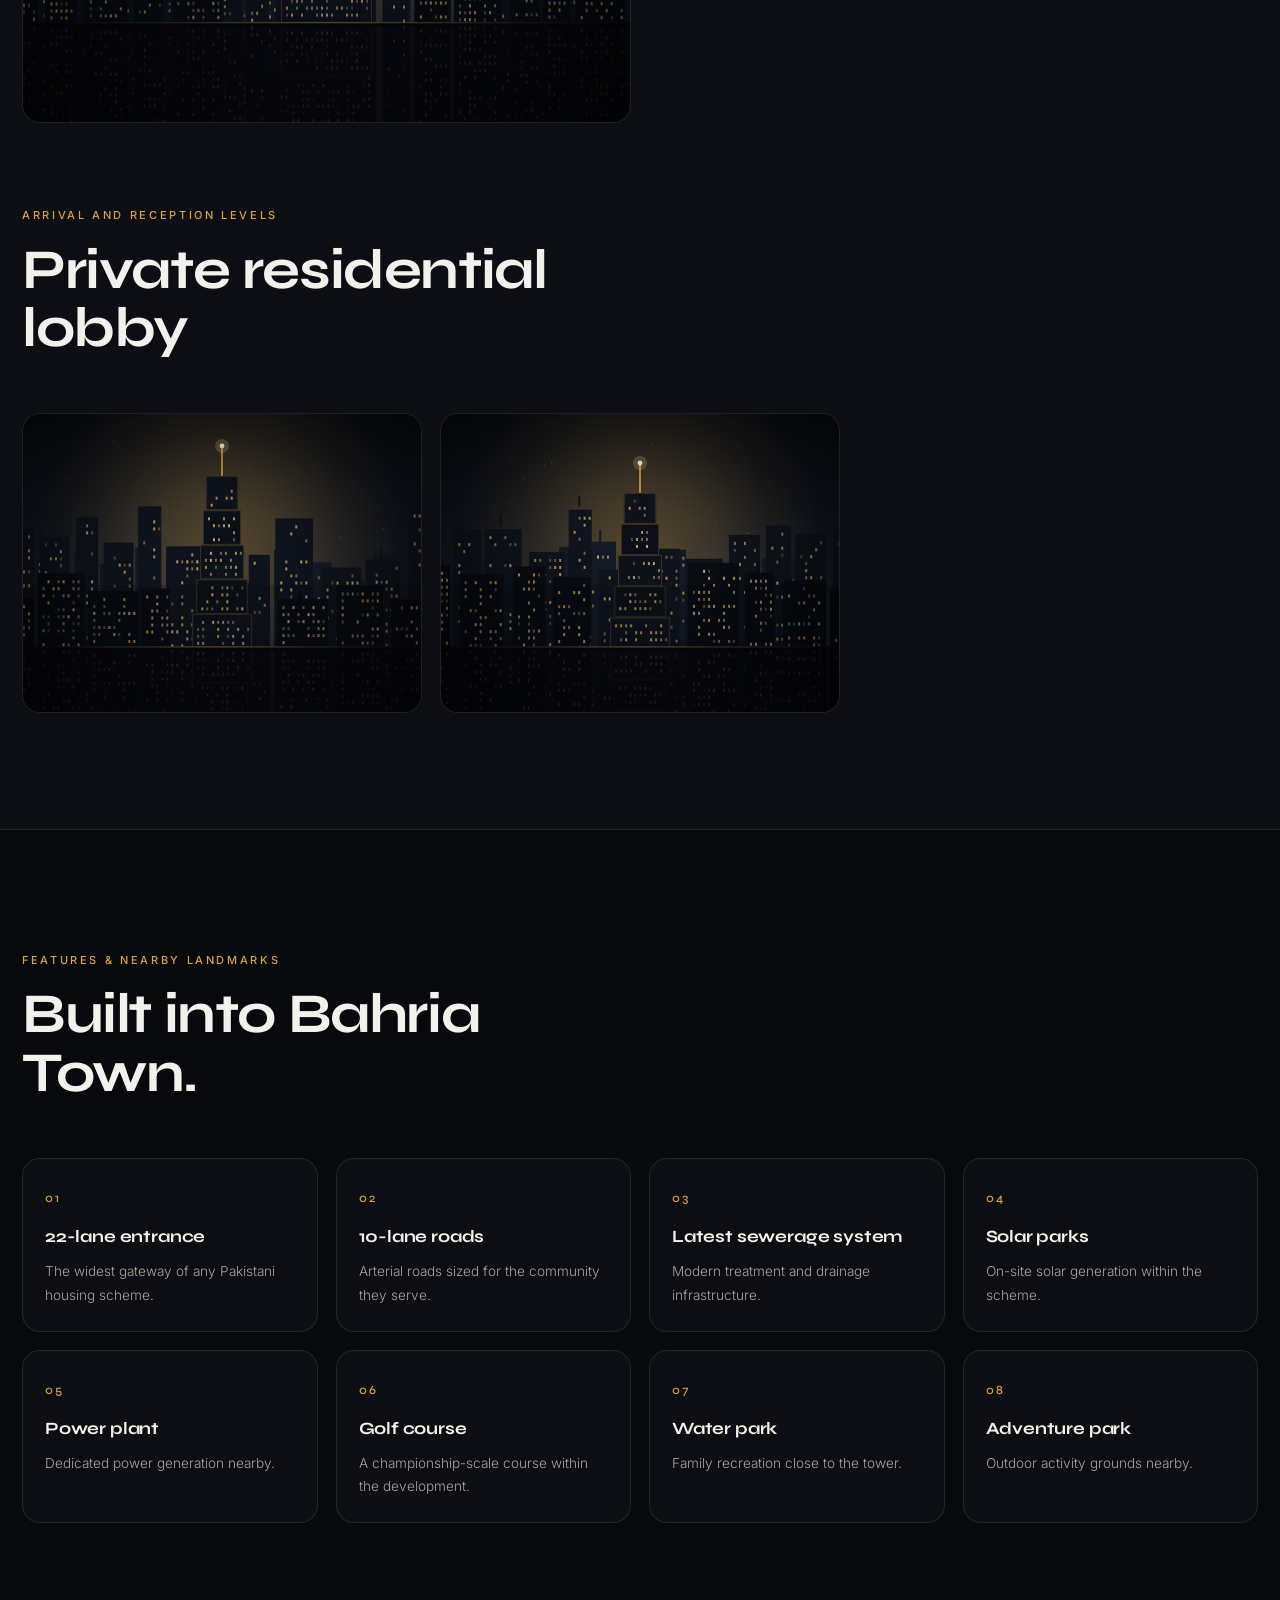
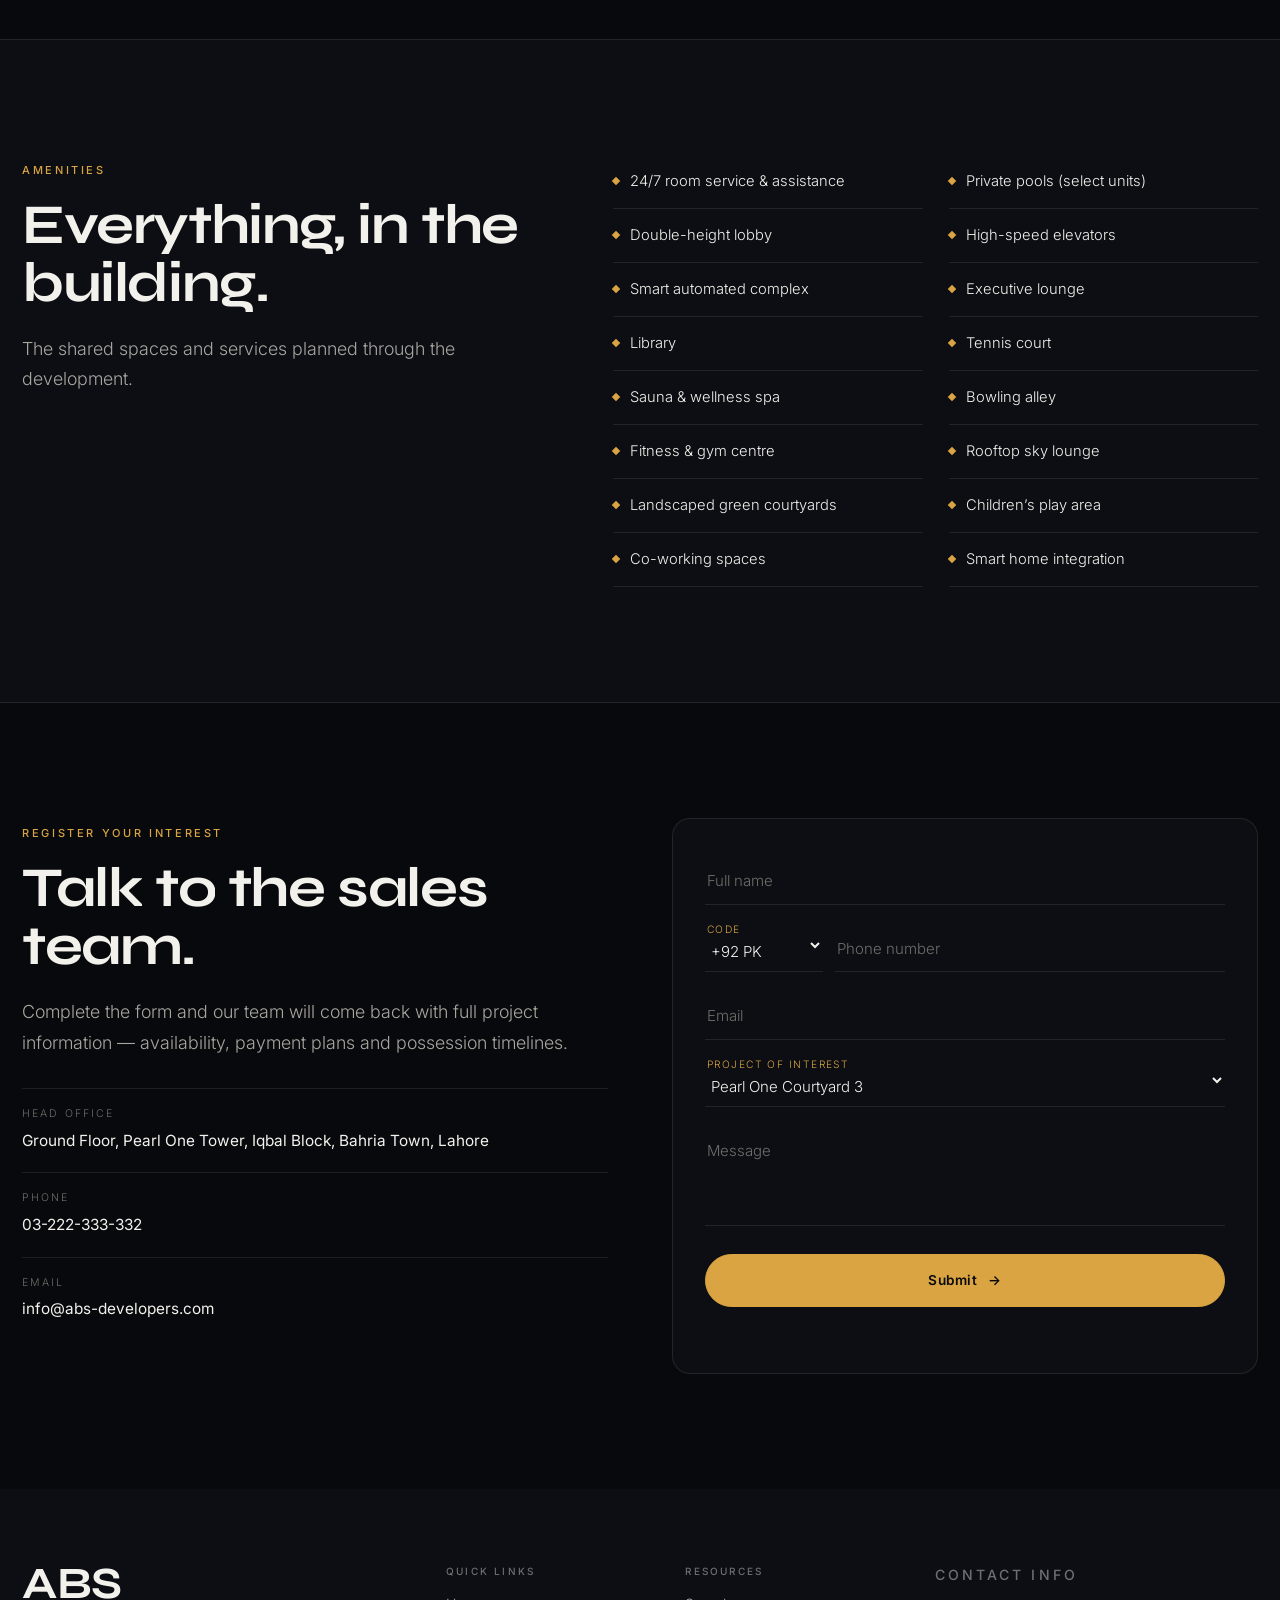
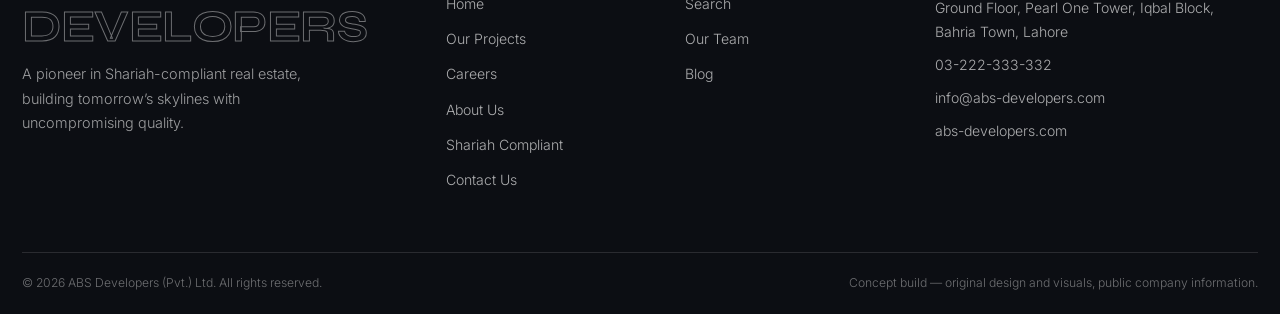
<file: poc-3.html>
<!DOCTYPE html>
<html lang="en">
<head>
<meta charset="UTF-8" />
<meta name="viewport" content="width=device-width, initial-scale=1, viewport-fit=cover" />
<meta name="theme-color" content="#08090c" />
<title>Pearl One Courtyard 3 — Bahria Town Lahore — ABS Developers</title>
<meta name="description" content="Pearl One Courtyard III — a 31-storey tower in Bahria Town Lahore with premium amenities and the community's landmarks nearby." />
<link rel="preconnect" href="https://fonts.googleapis.com" />
<link rel="preconnect" href="https://fonts.gstatic.com" crossorigin />
<link href="https://fonts.googleapis.com/css2?family=Syne:wght@600;700;800&family=Inter:wght@300;400;500;600&display=swap" rel="stylesheet" />
<link rel="stylesheet" href="src/css/style.css" />
<link rel="icon" href="data:image/svg+xml,%3Csvg xmlns='http://www.w3.org/2000/svg' viewBox='0 0 32 32'%3E%3Crect width='32' height='32' fill='%23090a0d'/%3E%3Cpath d='M16 4 L26 28 H6 Z' fill='none' stroke='%23d9a441' stroke-width='2'/%3E%3C/svg%3E" />
<script type="importmap">
{ "imports": { "three": "./src/vendor/three.module.min.js" } }
</script>
</head>
<body data-project="poc-3">

<div class="cursor" id="cursor"><span class="cursor__dot"></span><span class="cursor__ring"></span><span class="cursor__label"></span></div>
<div class="scroll-progress"><i id="scrollBar"></i></div>

<header class="nav is-stuck" id="nav">
  <a class="nav__brand" href="index.html" data-cursor="Home">
    <svg class="nav__logo" viewBox="0 0 40 40" aria-hidden="true"><polygon points="20,5 34,34 6,34"/><polygon class="o" points="20,15 27,29 13,29"/></svg>
    <span class="nav__brand-text">ABS<em>Developers</em></span>
  </a>
  <nav class="nav__links" id="navLinks" aria-label="Primary"></nav>
  <a class="btn btn--sm nav__cta" href="#interest" data-cursor="Talk">Contact Us</a>
  <button class="nav__burger" id="burger" aria-label="Menu" aria-expanded="false"><i></i><i></i></button>
</header>

<div class="menu" id="menu">
  <div class="menu__bg"></div>
  <div class="menu__grid">
    <ul class="menu__list" id="menuList"></ul>
    <div class="menu__meta">
      <p class="menu__label">Head Office</p>
      <p id="menuAddress"></p>
      <p class="menu__label">Enquiries</p>
      <p><a id="menuPhone" href="#"></a><br/><a id="menuEmail" href="#"></a></p>
    </div>
  </div>
</div>

<main>

<!-- ===== PROJECT HERO ===== -->
<section class="phero" id="top">
  <canvas id="cityCanvas" class="hero__canvas"></canvas>
  <div class="hero__veil"></div>
  <div class="wrap phero__inner">
    <a class="phero__back" href="index.html#projects" data-cursor="Back">← All projects</a>
    <p class="hero__eyebrow reveal-line"><i></i><span id="pEyebrow"></span></p>
    <h1 class="phero__title" id="pTitle"></h1>
    <p class="phero__tagline reveal-line" id="pTagline"></p>
    <p class="phero__stand reveal-line" id="pStand"></p>
    <div class="phero__specs" id="pSpecs"></div>
    <div class="phero__approvals" id="pApprovals"></div>
    <div class="hero__actions reveal-line">
      <a class="btn" href="#interest" data-cursor="Register">Register your interest<i class="btn__arrow">→</i></a>
      <a class="btn btn--ghost" href="#amenities" data-cursor="Look">Explore the project</a>
    </div>
    <p class="phero__market reveal-line" id="pMarket"></p>
  </div>
</section>

<!-- ===== LOCATION ===== -->
<section class="section travel" id="location" data-needs="#locTitle">
  <div class="wrap">
    <header class="sec-head">
      <p class="tag reveal">Location</p>
      <h2 class="h2 split" id="travelTitle">Where it stands.</h2>
    </header>
    <div class="travel__grid" id="travelGrid"></div>
    <div class="locnote reveal">
      <h3 id="locTitle"></h3>
      <p id="locText"></p>
    </div>
  </div>
</section>

<!-- ===== RESIDENTIAL ===== -->
<section class="section units" id="units" data-needs="#unitList">
  <div class="wrap">
    <header class="sec-head">
      <p class="tag reveal">Residential apartments</p>
      <h2 class="h2 split" id="unitsTitle">The residences.</h2>
      <p class="lede reveal" id="unitsNote"></p>
    </header>
    <div class="ugrid" id="unitList"></div>
  </div>
</section>

<!-- ===== COMMERCIAL ===== -->
<section class="section units units--alt" id="commercial" data-needs="#commercialList">
  <div class="wrap">
    <header class="sec-head">
      <p class="tag reveal">Commercial units</p>
      <h2 class="h2 split" id="commercialTitle">Retail and offices.</h2>
    </header>
    <div class="ugrid" id="commercialList"></div>
  </div>
</section>

<!-- ===== GALLERIES ===== -->
<section class="section pgallery" id="gallery" data-needs="#galleryHost">
  <div class="wrap" id="galleryHost"></div>
</section>

<!-- ===== LANDMARKS / FEATURES ===== -->
<section class="section landmarks" id="features" data-needs="#landmarkGrid">
  <div class="wrap">
    <header class="sec-head">
      <p class="tag reveal" id="landmarksTag">Features &amp; nearby landmarks</p>
      <h2 class="h2 split" id="landmarksTitle">What surrounds it.</h2>
    </header>
    <div class="lgrid" id="landmarkGrid"></div>
  </div>
</section>

<!-- ===== AMENITIES ===== -->
<section class="section amenities" id="amenities" data-needs="#amenList">
  <div class="wrap amen__grid">
    <div>
      <p class="tag reveal">Amenities</p>
      <h2 class="h2 split">Everything, in the building.</h2>
      <p class="lede reveal">The shared spaces and services planned through the development.</p>
    </div>
    <ul class="amen__list" id="amenList"></ul>
  </div>
</section>

<!-- ===== BOOKING ===== -->
<section class="section booking" id="booking" data-needs="#bookingSteps">
  <div class="wrap">
    <header class="sec-head">
      <p class="tag reveal">Booking</p>
      <h2 class="h2 split" id="bookingTitle">How to book.</h2>
      <p class="lede reveal" id="bookingNote"></p>
    </header>
    <ol class="bsteps" id="bookingSteps"></ol>
    <ul class="bcontacts" id="bookingContacts"></ul>
  </div>
</section>

<!-- ===== REGISTER INTEREST ===== -->
<section class="section interest" id="interest">
  <div class="wrap interest__grid">
    <div class="interest__left">
      <p class="tag reveal">Register Your Interest</p>
      <h2 class="h2 split">Talk to the sales team.</h2>
      <p class="lede reveal">Complete the form and our team will come back with full project information — availability, payment plans and possession timelines.</p>
      <ul class="contact__info">
        <li class="reveal"><span>Head Office</span><b id="cAddress"></b></li>
        <li class="reveal"><span>Phone</span><b><a id="cPhone" href="#"></a></b></li>
        <li class="reveal"><span>Email</span><b><a id="cEmail" href="#"></a></b></li>
      </ul>
    </div>
    <form class="form reveal" id="form" novalidate>
      <div class="field"><input id="fName" name="name" required placeholder=" " autocomplete="name" /><label for="fName">Full name</label></div>
      <div class="form__row">
        <div class="field field--code"><select id="fCode" name="code" aria-label="Country code"></select><label for="fCode" class="label--static">Code</label></div>
        <div class="field"><input id="fPhone" name="phone" required placeholder=" " inputmode="tel" autocomplete="tel" /><label for="fPhone">Phone number</label></div>
      </div>
      <div class="field"><input id="fEmail" type="email" name="email" required placeholder=" " autocomplete="email" /><label for="fEmail">Email</label></div>
      <div class="field"><select id="fProject" name="project"></select><label for="fProject" class="label--static">Project of interest</label></div>
      <div class="field"><textarea id="fMsg" name="message" rows="3" placeholder=" "></textarea><label for="fMsg">Message</label></div>
      <button class="btn btn--full" type="submit" data-cursor="Send">Submit<i class="btn__arrow">→</i></button>
      <p class="form__note" id="formNote" role="status"></p>
    </form>
  </div>
</section>

</main>

<footer class="footer">
  <div class="wrap footer__top">
    <div class="footer__brand">
      <h2 class="footer__mark">ABS<em>DEVELOPERS</em></h2>
      <p id="footerBlurb"></p>
    </div>
    <div class="footer__cols" id="footerCols"></div>
    <div class="footer__contact">
      <p class="menu__label">Contact Info</p>
      <p id="fAddress"></p>
      <p><a id="fPhoneLink" href="#"></a></p>
      <p><a id="fEmailLink" href="#"></a></p>
      <p><span id="fSite"></span></p>
    </div>
  </div>
  <div class="wrap footer__bottom">
    <p>© <span id="year"></span> ABS Developers (Pvt.) Ltd. All rights reserved.</p>
    <p class="footer__note">Concept build — original design and visuals, public company information.</p>
  </div>
</footer>

<script type="module" src="src/js/project.js"></script>
</body>
</html>
</file>
<file: src/css/style.css>
/* =========================================================
   ABS Developers — concept build
   Palette and type follow the company's brand direction:
   cream/white surfaces, near-black ink, a single red accent,
   Playfair Display for display type over Poppins for text.
   Layout and components are original work.
   ========================================================= */

:root{
  /* previous design system: dark architectural surfaces + gold */
  --cream:#08090c;          /* page */
  --paper:#0c0e13;          /* raised surfaces */
  --ink:#f3f1ec;
  --ink-2:#a8a69f;
  --ink-3:#6e6d68;
  --line:rgba(255,255,255,.09);
  --red:#d9a441;            /* accent */
  --red-2:#f2cd82;
  --red-soft:rgba(217,164,65,.14);
  --green:#3f9168;
  --dark:#08090c;
  --panel:#0c0e13;
  --radius:18px;
  --wrap:1280px;
  --ease:cubic-bezier(.22,1,.36,1);
  --font-d:"Syne",system-ui,sans-serif;
  --font-b:"Inter",system-ui,sans-serif;
  --nav-h:76px;
}

*,*::before,*::after{box-sizing:border-box}
html{scroll-behavior:smooth;-webkit-text-size-adjust:100%}
body{
  margin:0;background:var(--cream);color:var(--ink);
  font-family:var(--font-b);font-weight:300;font-size:16px;line-height:1.7;
  -webkit-font-smoothing:antialiased;overflow-x:hidden;
}
body.is-locked{overflow:hidden}
img,canvas,svg{display:block;max-width:100%}
a{color:inherit;text-decoration:none}
ul,ol{margin:0;padding:0;list-style:none}
button,input,select,textarea{font:inherit;color:inherit}
::selection{background:var(--red);color:#0a0a0b}

.wrap{width:min(100% - 44px,var(--wrap));margin-inline:auto}
.section{position:relative;padding:clamp(76px,9vw,132px) 0}
.tag{
  display:inline-block;font-size:11px;letter-spacing:.24em;text-transform:uppercase;
  color:var(--red);font-weight:500;margin:0 0 16px
}
.h2{
  font-family:var(--font-d);font-weight:700;letter-spacing:-.025em;line-height:1.04;
  font-size:clamp(1.95rem,4.4vw,3.5rem);margin:0 0 22px;color:var(--ink)
}
.lede{font-size:clamp(1rem,1.4vw,1.14rem);color:var(--ink-2);max-width:58ch;margin:0 0 18px}
p{margin:0 0 16px;color:var(--ink-2)}
b,strong{color:var(--ink);font-weight:500}

/* ---------- buttons ---------- */
.btn{
  --pad:14px 26px;
  position:relative;display:inline-flex;align-items:center;gap:11px;
  padding:var(--pad);border:1px solid var(--red);border-radius:999px;
  background:var(--red);color:#0a0a0b;font-family:var(--font-b);font-weight:600;
  font-size:.85rem;letter-spacing:.04em;cursor:pointer;overflow:hidden;
  transition:transform .5s var(--ease),box-shadow .5s var(--ease),color .35s;
}
.btn::after{content:"";position:absolute;inset:0;background:var(--ink);
  transform:translateY(101%);transition:transform .5s var(--ease);z-index:0}
.btn>*{position:relative;z-index:1}
.btn:hover{box-shadow:0 14px 36px -14px rgba(217,164,65,.6)}
.btn:hover::after{transform:translateY(0)}
.btn__arrow{transition:transform .45s var(--ease);font-style:normal}
.btn:hover .btn__arrow{transform:translateX(5px)}
.btn--ghost{background:transparent;border-color:var(--line);color:var(--ink)}
.btn--ghost::after{background:var(--ink)}
.btn--ghost:hover{color:#fff;box-shadow:none}
.btn--sm{--pad:10px 20px;font-size:.78rem}
.btn--full{width:100%;justify-content:center;margin-top:6px}
.hero .btn--ghost{border-color:rgba(255,255,255,.4);color:#fff}
.hero .btn--ghost::after{background:#fff}
.hero .btn--ghost:hover{color:var(--ink)}

/* ---------- preloader ---------- */
.preloader{position:fixed;inset:0;z-index:999;background:var(--dark);display:grid;place-items:center}
.preloader.is-done{pointer-events:none}
.preloader__inner{display:grid;justify-items:center;gap:20px;width:min(88vw,320px)}
.preloader__mark svg{width:54px;height:54px}
.pl-tri{fill:none;stroke:var(--red);stroke-width:3;stroke-dasharray:300;stroke-dashoffset:300;
  animation:draw 2.2s var(--ease) infinite}
.pl-tri--2{stroke:rgba(255,255,255,.28);animation-delay:.25s}
@keyframes draw{0%{stroke-dashoffset:300}55%{stroke-dashoffset:0}100%{stroke-dashoffset:-300}}
.preloader__word{display:flex;gap:.3em;font-family:var(--font-d);font-weight:700;font-size:1.9rem;
  letter-spacing:.14em;color:#fff}
.preloader__word span{opacity:.2;animation:pulse 1.5s var(--ease) infinite}
.preloader__word span:nth-child(2){animation-delay:.15s}
.preloader__word span:nth-child(3){animation-delay:.3s}
@keyframes pulse{0%,100%{opacity:.2}50%{opacity:1;color:var(--red-2)}}
.preloader__bar{width:100%;height:2px;background:rgba(255,255,255,.14);overflow:hidden}
.preloader__bar i{display:block;height:100%;width:0;background:var(--red);transition:width .25s linear}
.preloader__count{font-size:.74rem;color:rgba(255,255,255,.45);letter-spacing:.2em}

/* ---------- cursor / progress ---------- */
.cursor{position:fixed;top:0;left:0;z-index:900;pointer-events:none}
.cursor__dot,.cursor__ring{position:absolute;border-radius:50%;transform:translate(-50%,-50%)}
.cursor__dot{width:6px;height:6px;background:var(--red-2)}
.cursor__ring{width:34px;height:34px;border:1px solid rgba(242,205,130,.5);
  transition:width .35s var(--ease),height .35s var(--ease),background .35s}
.cursor.is-active .cursor__ring{width:64px;height:64px;background:rgba(242,205,130,.12)}
.cursor__label{position:absolute;transform:translate(-50%,-50%);font-size:10px;letter-spacing:.12em;
  text-transform:uppercase;color:var(--red);opacity:0;transition:opacity .3s;font-weight:500}
.cursor.is-active .cursor__label{opacity:1}
@media (hover:none),(max-width:900px){.cursor{display:none}}
.scroll-progress{position:fixed;top:0;left:0;width:100%;height:2px;z-index:800}
.scroll-progress i{display:block;height:100%;width:0;background:var(--red)}

/* ---------- nav ---------- */
.nav{
  position:fixed;top:0;left:0;width:100%;height:var(--nav-h);z-index:700;
  display:flex;align-items:center;gap:24px;
  padding:0 max(22px,calc((100vw - var(--wrap))/2));
  transition:background .5s var(--ease),backdrop-filter .5s,border-color .5s,transform .6s var(--ease);
  border-bottom:1px solid transparent;color:#fff;
}
.nav.is-stuck{background:rgba(8,9,12,.74);backdrop-filter:blur(16px);border-color:var(--line);color:var(--ink)}
.nav.is-stuck .nav__logo{fill:var(--red)}
.nav.is-stuck .nav__logo .o{fill:var(--dark)}
.nav.is-hidden{transform:translateY(-102%)}
.nav__brand{display:flex;align-items:center;gap:10px;margin-right:auto}
.nav__logo{width:26px;height:26px;fill:#fff;transition:fill .4s}
.nav__logo .o{fill:var(--dark);transition:fill .4s}
.nav__brand-text{font-family:var(--font-d);font-weight:700;letter-spacing:.04em;font-size:1.02rem;line-height:1}
.nav__brand-text em{display:block;font-style:normal;font-family:var(--font-b);font-weight:400;font-size:8.5px;
  letter-spacing:.3em;text-transform:uppercase;opacity:.65;margin-top:3px}
.nav__links{display:flex;gap:26px}
.nav__links a{position:relative;font-size:.85rem;opacity:.82;transition:opacity .3s}
.nav__links a::after{content:"";position:absolute;left:0;bottom:-6px;width:100%;height:1px;background:var(--red);
  transform:scaleX(0);transform-origin:right;transition:transform .45s var(--ease)}
.nav__links a:hover,.nav__links a.is-current{opacity:1}
.nav__links a:hover::after,.nav__links a.is-current::after{transform:scaleX(1);transform-origin:left}
.nav__burger{display:none;width:42px;height:42px;border:1px solid currentColor;border-radius:50%;
  background:transparent;cursor:pointer;flex-direction:column;gap:5px;opacity:.85}
.nav__burger i{display:block;width:16px;height:1.5px;background:currentColor;transition:transform .4s var(--ease)}
.nav__burger.is-open i:first-child{transform:translateY(3.2px) rotate(45deg)}
.nav__burger.is-open i:last-child{transform:translateY(-3.2px) rotate(-45deg)}

/* ---------- mobile menu ---------- */
.menu{position:fixed;inset:0;z-index:690;visibility:hidden;pointer-events:none}
.menu.is-open{visibility:visible;pointer-events:auto}
.menu__bg{position:absolute;inset:0;background:var(--dark);clip-path:circle(0% at 100% 0);
  transition:clip-path .8s var(--ease)}
.menu.is-open .menu__bg{clip-path:circle(150% at 100% 0)}
.menu__grid{position:relative;height:100%;display:flex;flex-direction:column;justify-content:center;gap:36px;
  padding:calc(var(--nav-h) + 24px) max(22px,calc((100vw - var(--wrap))/2)) 36px;overflow-y:auto;color:#fff}
.menu__list li{overflow:hidden;border-bottom:1px solid rgba(255,255,255,.12)}
.menu__list a{display:flex;align-items:baseline;gap:14px;padding:13px 0;font-family:var(--font-d);font-weight:600;
  font-size:clamp(1.5rem,6.4vw,2.3rem);transform:translateY(105%);transition:transform .7s var(--ease),color .3s}
.menu.is-open .menu__list a{transform:translateY(0)}
.menu__list li:nth-child(1) a{transition-delay:.16s}.menu__list li:nth-child(2) a{transition-delay:.22s}
.menu__list li:nth-child(3) a{transition-delay:.28s}.menu__list li:nth-child(4) a{transition-delay:.34s}
.menu__list li:nth-child(5) a{transition-delay:.4s}.menu__list li:nth-child(6) a{transition-delay:.46s}
.menu__list li:nth-child(7) a{transition-delay:.52s}
.menu__list a:hover{color:var(--red-2)}
.menu__list b{font-family:var(--font-b);font-size:10px;font-weight:400;color:var(--red-2);letter-spacing:.2em}
.menu__meta p{font-size:.88rem;margin:0 0 12px;color:rgba(255,255,255,.66)}
.menu__meta a:hover{color:var(--red-2)}
.menu__label{font-size:10px;letter-spacing:.22em;text-transform:uppercase;color:var(--ink-3);
  margin:0 0 10px;font-weight:500}
.menu .menu__label{color:rgba(255,255,255,.4)}

/* ---------- hero ---------- */
.hero{position:relative;min-height:100svh;display:flex;align-items:flex-end;overflow:hidden;background:var(--dark)}
.hero__canvas{position:absolute;inset:0;width:100%;height:100%;z-index:0}
.hero__veil{position:absolute;inset:0;z-index:1;pointer-events:none;background:
  linear-gradient(90deg,rgba(12,12,12,.9) 0%,rgba(12,12,12,.74) 38%,rgba(12,12,12,.2) 66%,rgba(12,12,12,.45) 100%),
  linear-gradient(180deg,rgba(12,12,12,.86) 0%,rgba(12,12,12,.24) 30%,rgba(12,12,12,.8) 100%)}
.hero__inner{position:relative;z-index:2;width:min(100% - 44px,var(--wrap));margin-inline:auto;
  padding-bottom:clamp(104px,15vh,172px);color:#fff}
.hero__eyebrow{display:inline-flex;align-items:center;gap:9px;font-size:.72rem;letter-spacing:.28em;
  text-transform:uppercase;color:#fff;border:1px solid rgba(255,255,255,.22);background:rgba(255,255,255,.06);
  padding:8px 16px;border-radius:999px;margin:0 0 20px;backdrop-filter:blur(6px)}
.hero__eyebrow i{width:5px;height:5px;border-radius:50%;background:var(--red-2);
  box-shadow:0 0 0 0 rgba(217,164,65,.6);animation:ping 2.4s infinite}
@keyframes ping{70%{box-shadow:0 0 0 11px rgba(217,164,65,0)}100%{box-shadow:0 0 0 0 rgba(217,164,65,0)}}
.hero__lead{font-size:clamp(.95rem,1.5vw,1.15rem);letter-spacing:.06em;color:rgba(255,255,255,.7);margin:0 0 10px}
.hero__title{font-family:var(--font-d);font-weight:800;letter-spacing:-.035em;line-height:.96;
  font-size:clamp(2.2rem,8.4vw,6.2rem);margin:0 0 22px;color:#fff;overflow-wrap:break-word}
.hero__title .line{display:block;overflow:hidden}
.hero__title .line>span{display:block;transform:translateY(110%)}
.hero__title .accent{background:linear-gradient(100deg,var(--red) 10%,var(--red-2) 45%,#fff 95%);
  -webkit-background-clip:text;background-clip:text;color:transparent}
.hero__sub{max-width:52ch;font-size:clamp(.95rem,1.3vw,1.08rem);color:rgba(255,255,255,.76);margin-bottom:30px}
.hero__actions{display:flex;flex-wrap:wrap;gap:12px}
.hero__scroll{position:absolute;z-index:2;left:50%;transform:translateX(-50%);bottom:30px;display:grid;
  justify-items:center;gap:9px;font-size:9px;letter-spacing:.3em;text-transform:uppercase;color:rgba(255,255,255,.5)}
.hero__scroll i{width:1px;height:42px;background:linear-gradient(var(--red-2),transparent);
  animation:drop 2.2s var(--ease) infinite}
@keyframes drop{0%{transform:scaleY(0);transform-origin:top}45%{transform:scaleY(1);transform-origin:top}
  55%{transform:scaleY(1);transform-origin:bottom}100%{transform:scaleY(0);transform-origin:bottom}}

/* ---------- marquee ---------- */
.marquee{position:relative;z-index:3;background:var(--paper);color:var(--ink);border-block:1px solid var(--line);padding:15px 0;overflow:hidden;white-space:nowrap}
.marquee__track{display:inline-flex;gap:42px;will-change:transform}
.marquee__track span{font-family:var(--font-d);font-size:clamp(.95rem,1.8vw,1.35rem);
  display:inline-flex;align-items:center;gap:42px;color:rgba(255,255,255,.72)}
.marquee__track span::after{content:"";width:6px;height:6px;background:var(--red-2);transform:rotate(45deg);flex:none}

/* ---------- section heads ---------- */
.sec-head{max-width:64ch;margin-bottom:clamp(32px,4.4vw,56px)}
.sec-head--row{display:flex;justify-content:space-between;align-items:flex-end;gap:22px;max-width:none}
.sec-head--center{max-width:60ch;margin-inline:auto;text-align:center}

/* ---------- filters ---------- */
.filters{display:flex;flex-wrap:wrap;gap:8px}
.filters button{border:1px solid var(--line);background:transparent;border-radius:999px;padding:8px 16px;
  font-size:.78rem;letter-spacing:.06em;cursor:pointer;color:var(--ink-2);transition:all .35s var(--ease)}
.filters button:hover{border-color:var(--red)}
.filters button.is-on{background:var(--red);border-color:var(--red);color:#0a0a0b}

/* ---------- project grid ---------- */
.grid{display:grid;grid-template-columns:repeat(3,1fr);gap:24px}
.card{position:relative;background:var(--paper);border:1px solid var(--line);border-radius:var(--radius);
  overflow:hidden;transition:transform .5s var(--ease),box-shadow .5s var(--ease),opacity .4s;
  transform-style:preserve-3d}
.card:hover{box-shadow:0 26px 54px -30px rgba(0,0,0,.8);border-color:rgba(217,164,65,.45)}
.card.is-hidden{display:none}
a.card{display:block;color:inherit}
.card__vis{position:relative;aspect-ratio:4/3;overflow:hidden;background:var(--dark)}
.card__vis::after{content:"";position:absolute;inset:auto 0 0 0;height:52%;z-index:1;pointer-events:none;
  background:linear-gradient(transparent,rgba(8,8,10,.82))}
.card__vis canvas{width:100%;height:100%;transition:transform .9s var(--ease)}
.card:hover .card__vis canvas{transform:scale(1.06)}
.card__badge{position:absolute;top:13px;left:13px;z-index:2;font-size:.62rem;letter-spacing:.16em;
  text-transform:uppercase;font-weight:600;padding:6px 11px;border-radius:999px;background:var(--red);color:#0a0a0b}
.card__badge[data-badge="DELIVERED"],.card__badge[data-badge="POSSESSION READY"]{background:var(--green)}
.card__badge[data-badge="FLAGSHIP"]{background:transparent;border:1px solid var(--red);color:var(--red)}
.card__stats{position:absolute;right:13px;bottom:13px;z-index:2;display:flex;gap:14px;color:#fff;text-align:right}
.card__stats b{display:block;font-family:var(--font-d);font-size:1.5rem;line-height:1;color:#fff}
.card__stats span{font-size:.6rem;letter-spacing:.14em;text-transform:uppercase;opacity:.75}
.card__body{padding:22px 20px 24px}
.card__name{font-family:var(--font-d);font-weight:600;font-size:1.35rem;margin:0 0 6px}
.card__loc{display:flex;align-items:center;gap:7px;font-size:.78rem;color:var(--ink-3);margin:0 0 12px}
.card__loc::before{content:"";width:5px;height:5px;background:var(--red);transform:rotate(45deg);flex:none}
.card__note{font-size:.88rem;margin:0 0 16px;color:var(--ink-2)}
.card__tags{display:flex;flex-wrap:wrap;gap:7px;border-top:1px solid var(--line);padding-top:14px}
.card__tags i{font-style:normal;font-size:.66rem;letter-spacing:.08em;text-transform:uppercase;color:var(--ink-3);
  border:1px solid var(--line);border-radius:999px;padding:5px 11px}

/* ---------- stats ---------- */
.stats{padding-block:clamp(52px,6vw,78px);background:var(--paper);border-block:1px solid var(--line)}
.stats__grid{display:grid;grid-template-columns:repeat(4,1fr);gap:26px}
.stat b{display:block;font-family:var(--font-d);font-weight:700;font-size:clamp(2.2rem,4.6vw,3.4rem);
  line-height:1;letter-spacing:-.03em;
  background:linear-gradient(180deg,#fff,var(--red));-webkit-background-clip:text;background-clip:text;color:transparent}
.stat span{display:block;margin-top:9px;font-size:.9rem;color:var(--ink)}
.stat em{display:block;font-style:normal;font-size:.78rem;color:var(--ink-3)}

/* ---------- about ---------- */
.about__grid{display:grid;grid-template-columns:1.3fr .9fr;gap:clamp(32px,5vw,72px);align-items:start}
.about__points{display:grid;gap:16px;margin-top:32px}
.point{display:flex;gap:18px;align-items:baseline;padding-top:16px;border-top:1px solid var(--line)}
.point b{font-family:var(--font-d);font-size:1.5rem;color:var(--red);min-width:92px}
.point span{color:var(--ink-2);font-size:.92rem}
.panel{border:1px solid var(--line);border-radius:var(--radius);background:var(--paper);overflow:hidden}
.panel__row{display:flex;justify-content:space-between;gap:16px;padding:14px 20px;
  border-bottom:1px solid var(--line);font-size:.86rem}
.panel__row:last-child{border-bottom:0}
.panel__row span{color:var(--ink-3);letter-spacing:.06em;text-transform:uppercase;font-size:.68rem}
.panel__row b{text-align:right}
.about__badge{margin-top:20px;border:1px solid var(--line);border-radius:var(--radius);aspect-ratio:1/.8;
  overflow:hidden;background:var(--dark)}
.about__badge canvas{width:100%;height:100%}

/* ---------- shariah ---------- */
.shariah{background:var(--paper);border-block:1px solid var(--line);overflow:hidden}
.shariah__grid{display:grid;grid-template-columns:1.15fr .85fr;gap:clamp(36px,5vw,72px);align-items:center}
.pillars{display:grid;grid-template-columns:1fr 1fr;gap:16px;margin-top:30px}
.pillar{border:1px solid var(--line);border-radius:var(--radius);padding:20px;background:var(--cream);
  transition:transform .5s var(--ease),border-color .5s}
.pillar:hover{transform:translateY(-5px);border-color:rgba(217,164,65,.5);background:rgba(217,164,65,.05)}
.pillar b{display:block;font-family:var(--font-d);font-size:1rem;margin-bottom:7px}
.pillar span{font-size:.85rem;color:var(--ink-2)}
.shariah__art{position:relative;aspect-ratio:1;display:grid;place-items:center;
  overflow:hidden;border-radius:50%}
.ring{position:absolute;border-radius:50%;border:1px solid var(--line)}
.r1{inset:0;border-color:rgba(217,164,65,.28);animation:spin 26s linear infinite}
.r2{inset:12%;border-style:dashed;animation:spin 18s linear infinite reverse}
.r3{inset:26%;border-color:rgba(217,164,65,.45);animation:spin 34s linear infinite}
.r1::after,.r3::after{content:"";position:absolute;top:-5px;left:50%;width:8px;height:8px;background:var(--red);
  transform:translateX(-50%) rotate(45deg)}
@keyframes spin{to{transform:rotate(360deg)}}
.shariah__core{text-align:center}
.shariah__core span{display:block;font-family:var(--font-d);font-weight:800;
  font-size:clamp(2.4rem,5.6vw,4rem);line-height:1;
  background:linear-gradient(180deg,#fff,var(--red));-webkit-background-clip:text;background-clip:text;color:transparent}
.shariah__core em{font-style:normal;font-size:.7rem;letter-spacing:.24em;text-transform:uppercase;color:var(--ink-3)}

/* ---------- interest form ---------- */
.interest__grid{display:grid;grid-template-columns:1fr 1fr;gap:clamp(32px,5vw,72px);align-items:start}
.contact__info{display:grid;gap:18px;margin-top:30px}
.contact__info li{display:grid;gap:5px;padding-top:16px;border-top:1px solid var(--line)}
.contact__info span{font-size:.66rem;letter-spacing:.2em;text-transform:uppercase;color:var(--ink-3)}
.contact__info b{font-weight:400;font-size:.96rem}
.contact__info a:hover{color:var(--red)}
.form{border:1px solid var(--line);border-radius:var(--radius);padding:clamp(20px,3vw,32px);
  background:var(--paper);display:grid;gap:14px}
.form__row{display:grid;grid-template-columns:118px 1fr;gap:12px}
.field{position:relative}
.field input,.field select,.field textarea{width:100%;background:transparent;border:0;
  border-bottom:1px solid var(--line);padding:18px 2px 9px;font-size:.94rem;outline:none;
  transition:border-color .4s;resize:none;border-radius:0}
.field select{padding-top:22px}
.field input:focus,.field select:focus,.field textarea:focus{border-color:var(--red)}
.field label{position:absolute;left:2px;top:17px;font-size:.94rem;color:var(--ink-3);pointer-events:none;
  transition:transform .35s var(--ease),font-size .35s var(--ease),color .35s}
.field label.label--static,
.field input:focus + label,.field textarea:focus + label,
.field input:not(:placeholder-shown) + label,.field textarea:not(:placeholder-shown) + label{
  transform:translateY(-15px);font-size:.64rem;letter-spacing:.14em;text-transform:uppercase;color:var(--red)}
.field.is-error input,.field.is-error textarea{border-color:var(--red)}
.form__note{margin:0;font-size:.82rem;min-height:20px;color:var(--red)}

/* ---------- vision ---------- */
.vision{background:var(--paper);color:var(--ink)}
.vision .h2,.vision .lede{color:#fff}
.vision .lede{color:rgba(255,255,255,.66)}
.vision__grid{display:grid;grid-template-columns:repeat(4,1fr);gap:18px}
.vtile{position:relative;border-radius:var(--radius);overflow:hidden;aspect-ratio:3/4;cursor:pointer;
  background:var(--dark);border:1px solid rgba(255,255,255,.1)}
.vtile canvas{width:100%;height:100%;transition:transform .9s var(--ease)}
.vtile:hover canvas{transform:scale(1.07)}
.vtile__body{position:absolute;inset:auto 0 0 0;padding:18px 18px 20px;z-index:2;
  background:linear-gradient(transparent,rgba(8,8,10,.6) 32%,rgba(8,8,10,.95))}
.vtile__body b{display:block;font-family:var(--font-d);font-size:1.05rem;color:#fff}
.vtile__body span{font-size:.76rem;color:rgba(255,255,255,.62)}
.vtile__play{position:absolute;inset:0;display:grid;place-items:center;z-index:2}
.vtile__play i{width:52px;height:52px;border-radius:50%;border:1px solid rgba(255,255,255,.55);
  display:grid;place-items:center;background:rgba(0,0,0,.28);backdrop-filter:blur(4px);
  transition:transform .45s var(--ease),background .45s}
.vtile__play i::after{content:"";border-left:11px solid #fff;border-block:7px solid transparent;margin-left:3px}
.vtile:hover .vtile__play i{transform:scale(1.12);background:var(--red)}
.vtile__len{position:absolute;top:13px;right:13px;z-index:2;font-size:.66rem;letter-spacing:.1em;
  background:rgba(0,0,0,.6);padding:5px 10px;border-radius:999px;border:1px solid var(--line)}

/* ---------- value band ---------- */
.value{background:var(--cream);text-align:center}
.value__inner{max-width:76ch;margin-inline:auto}
.value__badge{display:inline-block;font-size:.7rem;letter-spacing:.2em;text-transform:uppercase;color:var(--red);
  border:1px solid var(--red-soft);background:rgba(217,164,65,.07);
  border-radius:999px;padding:8px 16px;margin-bottom:18px}
.value__points{display:flex;flex-wrap:wrap;justify-content:center;gap:12px;margin:24px 0 30px}
.value__points li{display:flex;align-items:center;gap:8px;font-size:.88rem;color:var(--ink);
  border:1px solid var(--line);border-radius:999px;padding:10px 18px;background:var(--paper)}
.value__points li::before{content:"";width:6px;height:6px;background:var(--red);transform:rotate(45deg)}
.value__actions{display:flex;flex-wrap:wrap;gap:12px;justify-content:center}

/* ---------- careers ---------- */
.careers{background:var(--paper);border-block:1px solid var(--line)}
.careers__grid{display:grid;grid-template-columns:1.1fr .9fr;gap:clamp(32px,5vw,64px);align-items:center}
.roles{display:grid;gap:0;border-top:1px solid var(--line)}
.roles li{display:flex;justify-content:space-between;align-items:center;gap:16px;padding:20px 4px;
  border-bottom:1px solid var(--line);font-family:var(--font-d);font-size:1.1rem;
  transition:padding .45s var(--ease),color .3s}
.roles li:hover{padding-inline:14px;color:var(--red)}
.roles li::after{content:"→";font-family:var(--font-b);font-size:.9rem;color:var(--ink-3)}

/* ---------- blog ---------- */
.posts{display:grid;grid-template-columns:repeat(3,1fr);gap:22px}
.post{border:1px solid var(--line);border-radius:var(--radius);padding:24px;background:var(--paper);
  transition:transform .5s var(--ease),box-shadow .5s var(--ease)}
.post:hover{transform:translateY(-6px);box-shadow:0 24px 46px -30px rgba(0,0,0,.75);border-color:rgba(217,164,65,.4)}
.post b{display:block;font-size:.66rem;letter-spacing:.18em;text-transform:uppercase;color:var(--red);margin-bottom:12px}
.post h3{font-family:var(--font-d);font-weight:600;font-size:1.2rem;margin:0 0 14px;line-height:1.3}
.post span{font-size:.78rem;color:var(--ink-3)}

/* ---------- footer ---------- */
.footer{background:var(--paper);color:var(--ink);padding-top:clamp(50px,6vw,74px)}
.footer__top{display:grid;grid-template-columns:1.2fr 1.4fr 1fr;gap:36px;align-items:start}
.footer__mark{font-family:var(--font-d);font-weight:700;letter-spacing:-.01em;line-height:.95;
  font-size:clamp(1.8rem,4.4vw,2.8rem);margin:0 0 14px}
.footer__mark em{display:block;font-style:normal;color:transparent;-webkit-text-stroke:1px rgba(255,255,255,.4)}
.footer__brand p{color:rgba(255,255,255,.6);font-size:.9rem;max-width:34ch}
.footer__cols{display:grid;grid-template-columns:1fr 1fr;gap:26px}
.footer__cols li{margin-bottom:8px}
.footer__cols a,.footer__contact a{font-size:.88rem;color:rgba(255,255,255,.66);
  transition:color .3s,padding-left .3s}
.footer__cols a:hover,.footer__contact a:hover{color:var(--red-2);padding-left:4px}
.footer__contact p{font-size:.88rem;color:rgba(255,255,255,.66);margin:0 0 9px}
.footer .menu__label{color:rgba(255,255,255,.4)}
.footer__bottom{display:flex;justify-content:space-between;gap:14px;flex-wrap:wrap;
  border-top:1px solid rgba(255,255,255,.12);margin-top:clamp(34px,4vw,52px);padding:20px 0}
.footer__bottom p{margin:0;font-size:.76rem;color:rgba(255,255,255,.4)}

/* dark surfaces: b/strong must not fall back to the global ink colour */
.hero b,.vision b,.footer b,.marquee b,.menu b{color:inherit}

/* ---------- reveal primitives ---------- */
.reveal,.reveal-line{opacity:0;transform:translateY(24px)}
.split .word{display:inline-block;overflow:hidden;vertical-align:top}
.split .word>span{display:inline-block;transform:translateY(105%)}

/* ---------- responsive ---------- */
@media (max-width:1100px){
  .grid,.posts{grid-template-columns:repeat(2,1fr)}
  .vision__grid{grid-template-columns:repeat(2,1fr)}
  .about__grid,.shariah__grid,.interest__grid,.careers__grid{grid-template-columns:1fr}
  .stats__grid{grid-template-columns:repeat(2,1fr);gap:30px}
  .footer__top{grid-template-columns:1fr 1fr}
}
@media (max-width:900px){
  .nav__links,.nav__cta{display:none}
  .nav__burger{display:flex;align-items:center;justify-content:center}
  .hero__veil{background:
    linear-gradient(180deg,rgba(12,12,12,.88) 0%,rgba(12,12,12,.5) 26%,rgba(12,12,12,.84) 62%,rgba(12,12,12,.95) 100%),
    radial-gradient(120% 55% at 50% 108%,rgba(12,12,12,.94),transparent 64%)}
  .pillars{grid-template-columns:1fr}
  .sec-head--row{flex-direction:column;align-items:flex-start}
}
@media (max-width:680px){
  .grid,.posts,.vision__grid{grid-template-columns:1fr}
  .footer__top{grid-template-columns:1fr}
  .point b{min-width:76px;font-size:1.3rem}
  .hero__scroll{display:none}
  .form__row{grid-template-columns:100px 1fr}
}
@media (prefers-reduced-motion:reduce){
  *,*::before,*::after{animation-duration:.01ms!important;animation-iteration-count:1!important;
    transition-duration:.01ms!important;scroll-behavior:auto!important}
  .reveal,.reveal-line{opacity:1;transform:none}
  .hero__title .line>span,.split .word>span{transform:none}
}

/* =========================================================
   Project detail pages
   ========================================================= */
.phero{position:relative;min-height:100svh;display:flex;align-items:center;overflow:hidden;
  background:var(--dark);padding-block:calc(var(--nav-h) + 40px) 60px}
.phero__inner{position:relative;z-index:2;color:#fff}
.phero__back{display:block;width:fit-content;font-size:.8rem;letter-spacing:.06em;color:rgba(255,255,255,.6);
  margin-bottom:22px;transition:color .3s,transform .4s var(--ease)}
.phero__back:hover{color:var(--red-2);transform:translateX(-4px)}
.phero__title{font-family:var(--font-d);font-weight:800;letter-spacing:-.04em;line-height:.92;
  font-size:clamp(2.6rem,10vw,7.6rem);margin:0 0 14px;color:#fff}
.phero__title .line{display:block;overflow:hidden}
.phero__title .line>span{display:block;transform:translateY(110%)}
.phero__tagline{font-family:var(--font-d);font-weight:700;font-size:clamp(1.1rem,2.4vw,1.8rem);
  letter-spacing:-.01em;margin:0 0 12px;
  background:linear-gradient(100deg,var(--red) 10%,var(--red-2) 55%,#fff 95%);
  -webkit-background-clip:text;background-clip:text;color:transparent}
.phero__stand{max-width:56ch;color:rgba(255,255,255,.74);margin:0 0 26px}
.phero__specs{display:flex;flex-wrap:wrap;gap:34px;margin-bottom:20px}
.pspec b{display:block;font-family:var(--font-d);font-weight:800;font-size:clamp(1.8rem,4vw,2.8rem);
  line-height:1;background:linear-gradient(180deg,#fff,var(--red));
  -webkit-background-clip:text;background-clip:text;color:transparent}
.pspec span{font-size:.72rem;letter-spacing:.18em;text-transform:uppercase;color:rgba(255,255,255,.5)}
.phero__approvals{display:flex;flex-wrap:wrap;gap:9px;margin-bottom:26px}
.phero__approvals i{font-style:normal;font-size:.7rem;letter-spacing:.12em;text-transform:uppercase;
  color:var(--red-2);border:1px solid var(--red-soft);background:rgba(217,164,65,.08);
  border-radius:999px;padding:7px 14px}
.phero__market{margin:20px 0 0;font-size:.78rem;letter-spacing:.1em;color:rgba(255,255,255,.4)}

/* travel */
.travel__grid{display:grid;grid-template-columns:repeat(4,1fr);gap:18px;margin-bottom:30px}
.tcard{border:1px solid var(--line);border-radius:var(--radius);padding:24px 22px;background:var(--paper);
  transition:transform .5s var(--ease),border-color .5s}
.tcard:hover{transform:translateY(-5px);border-color:rgba(217,164,65,.45)}
.tcard b{display:block;font-family:var(--font-d);font-weight:700;font-size:1.7rem;color:var(--red);line-height:1}
.tcard span{display:block;margin-top:7px;font-size:.86rem;color:var(--ink-2)}
.locnote{border-left:2px solid var(--red);padding:6px 0 6px 22px;max-width:70ch}
.locnote h3{font-family:var(--font-d);font-weight:700;font-size:clamp(1.2rem,2.4vw,1.7rem);margin:0 0 10px}
.locnote p{margin:0}

/* galleries */
.pgallery{background:var(--paper);border-block:1px solid var(--line)}
.gblock + .gblock{margin-top:clamp(48px,6vw,80px)}
.gtiles{display:grid;grid-template-columns:repeat(3,1fr);gap:18px}
.gblock:nth-child(even) .gtiles{grid-template-columns:repeat(2,1fr)}
.gtile{margin:0;border:1px solid var(--line);border-radius:var(--radius);overflow:hidden;
  aspect-ratio:4/3;background:var(--dark);transition:border-color .5s,transform .5s var(--ease);
  transform-style:preserve-3d}
.gtile:hover{border-color:rgba(217,164,65,.45)}
.gtile canvas{width:100%;height:100%;transition:transform .9s var(--ease)}
.gtile:hover canvas{transform:scale(1.06)}

/* landmarks */
.lgrid{display:grid;grid-template-columns:repeat(4,1fr);gap:18px}
.lcard{border:1px solid var(--line);border-radius:var(--radius);padding:24px 22px;background:var(--paper);
  transition:transform .5s var(--ease),border-color .5s;transform-style:preserve-3d}
.lcard:hover{border-color:rgba(217,164,65,.45)}
.lcard b{font-family:var(--font-d);font-size:.78rem;letter-spacing:.2em;color:var(--red)}
.lcard h3{font-family:var(--font-d);font-weight:700;font-size:1.08rem;margin:12px 0 9px;letter-spacing:-.01em}
.lcard p{font-size:.85rem;margin:0}

/* amenities */
.amenities{background:var(--paper);border-block:1px solid var(--line)}
.amen__grid{display:grid;grid-template-columns:.9fr 1.1fr;gap:clamp(32px,5vw,70px);align-items:start}
.amen__list{display:grid;grid-template-columns:1fr 1fr;gap:0 26px}
.amen__list li{display:flex;align-items:center;gap:11px;padding:14px 0;border-bottom:1px solid var(--line);
  font-size:.92rem;color:var(--ink);transition:padding .4s var(--ease),color .3s}
.amen__list li::before{content:"";width:6px;height:6px;background:var(--red);transform:rotate(45deg);flex:none}
.amen__list li:hover{padding-left:8px;color:var(--red-2)}

@media (max-width:1100px){
  .travel__grid,.lgrid{grid-template-columns:repeat(2,1fr)}
  .gtiles,.gblock:nth-child(even) .gtiles{grid-template-columns:repeat(2,1fr)}
  .amen__grid{grid-template-columns:1fr}
}
@media (max-width:680px){
  .travel__grid,.lgrid,.gtiles,.gblock:nth-child(even) .gtiles,.amen__list{grid-template-columns:1fr}
  .phero__specs{gap:24px}
}

/* ---------- residential / commercial mix ---------- */
.units--alt{background:var(--paper);border-block:1px solid var(--line)}
.ugrid{display:grid;grid-template-columns:repeat(3,1fr);gap:18px}
.unit{border:1px solid var(--line);border-radius:var(--radius);padding:24px 22px;background:var(--paper);
  transition:transform .5s var(--ease),border-color .5s;transform-style:preserve-3d}
.units--alt .unit{background:var(--cream)}
.unit:hover{border-color:rgba(217,164,65,.45)}
.unit__head{display:flex;justify-content:space-between;align-items:baseline;gap:14px;
  padding-bottom:12px;margin-bottom:12px;border-bottom:1px solid var(--line)}
.unit__head h3{font-family:var(--font-d);font-weight:700;font-size:1.05rem;margin:0;letter-spacing:-.01em}
.unit__head b{font-family:var(--font-d);font-weight:700;font-size:1.05rem;color:var(--red);white-space:nowrap}
.unit p{font-size:.86rem;margin:0}

/* ---------- booking process ---------- */
.bsteps{display:grid;grid-template-columns:repeat(4,1fr);gap:0;border-top:1px solid var(--line)}
.bstep{position:relative;padding:28px 22px 32px;border-right:1px solid var(--line)}
.bstep:last-child{border-right:0}
.bstep::before{content:"";position:absolute;top:-1px;left:0;width:0;height:2px;background:var(--red);
  transition:width .9s var(--ease)}
.bstep.is-in::before{width:100%}
.bstep b{font-family:var(--font-d);font-size:.78rem;letter-spacing:.2em;color:var(--red)}
.bstep h3{font-family:var(--font-d);font-weight:700;font-size:1.05rem;margin:13px 0 9px;letter-spacing:-.01em}
.bstep p{font-size:.85rem;margin:0}
.bcontacts{display:flex;flex-wrap:wrap;gap:30px;margin-top:34px;padding-top:24px;border-top:1px solid var(--line)}
.bcontacts li{display:grid;gap:5px}
.bcontacts span{font-size:.66rem;letter-spacing:.2em;text-transform:uppercase;color:var(--ink-3)}
.bcontacts b{font-weight:400;font-size:.98rem}
.bcontacts a:hover{color:var(--red)}

@media (max-width:1100px){
  .ugrid{grid-template-columns:repeat(2,1fr)}
  .bsteps{grid-template-columns:repeat(2,1fr)}
  .bstep{border-bottom:1px solid var(--line)}
  .bstep:nth-child(even){border-right:0}
}
@media (max-width:680px){
  .ugrid,.bsteps{grid-template-columns:1fr}
  .bstep{border-right:0}
}

.inline-link{color:var(--red);border-bottom:1px solid rgba(217,164,65,.4);padding-bottom:2px;
  transition:border-color .35s,color .35s}
.inline-link:hover{color:var(--red-2);border-color:var(--red-2)}

/* ---------- about: board of directors ---------- */
.phero--short{min-height:auto;padding-block:calc(var(--nav-h) + 90px) 90px}
.board{background:var(--paper);border-block:1px solid var(--line)}
.bgrid{display:grid;grid-template-columns:repeat(4,1fr);gap:18px}
.bcard{border:1px solid var(--line);border-radius:var(--radius);padding:28px 24px;background:var(--cream);
  transition:transform .5s var(--ease),border-color .5s;transform-style:preserve-3d}
.bcard:hover{border-color:rgba(217,164,65,.45)}
.bcard__mono{display:grid;place-items:center;width:58px;height:58px;border-radius:50%;
  border:1px solid rgba(217,164,65,.4);background:rgba(217,164,65,.08);
  font-family:var(--font-d);font-weight:700;font-size:1.1rem;color:var(--red);letter-spacing:.02em;
  margin-bottom:18px}
.bcard h3{font-family:var(--font-d);font-weight:700;font-size:1.1rem;margin:0 0 6px;letter-spacing:-.01em}
.bcard p{font-size:.84rem;margin:0;color:var(--ink-3);letter-spacing:.06em;text-transform:uppercase}
.page-about .about__grid{align-items:start}
@media (max-width:1100px){.bgrid{grid-template-columns:repeat(2,1fr)}}
@media (max-width:680px){.bgrid{grid-template-columns:1fr}}
</file>
